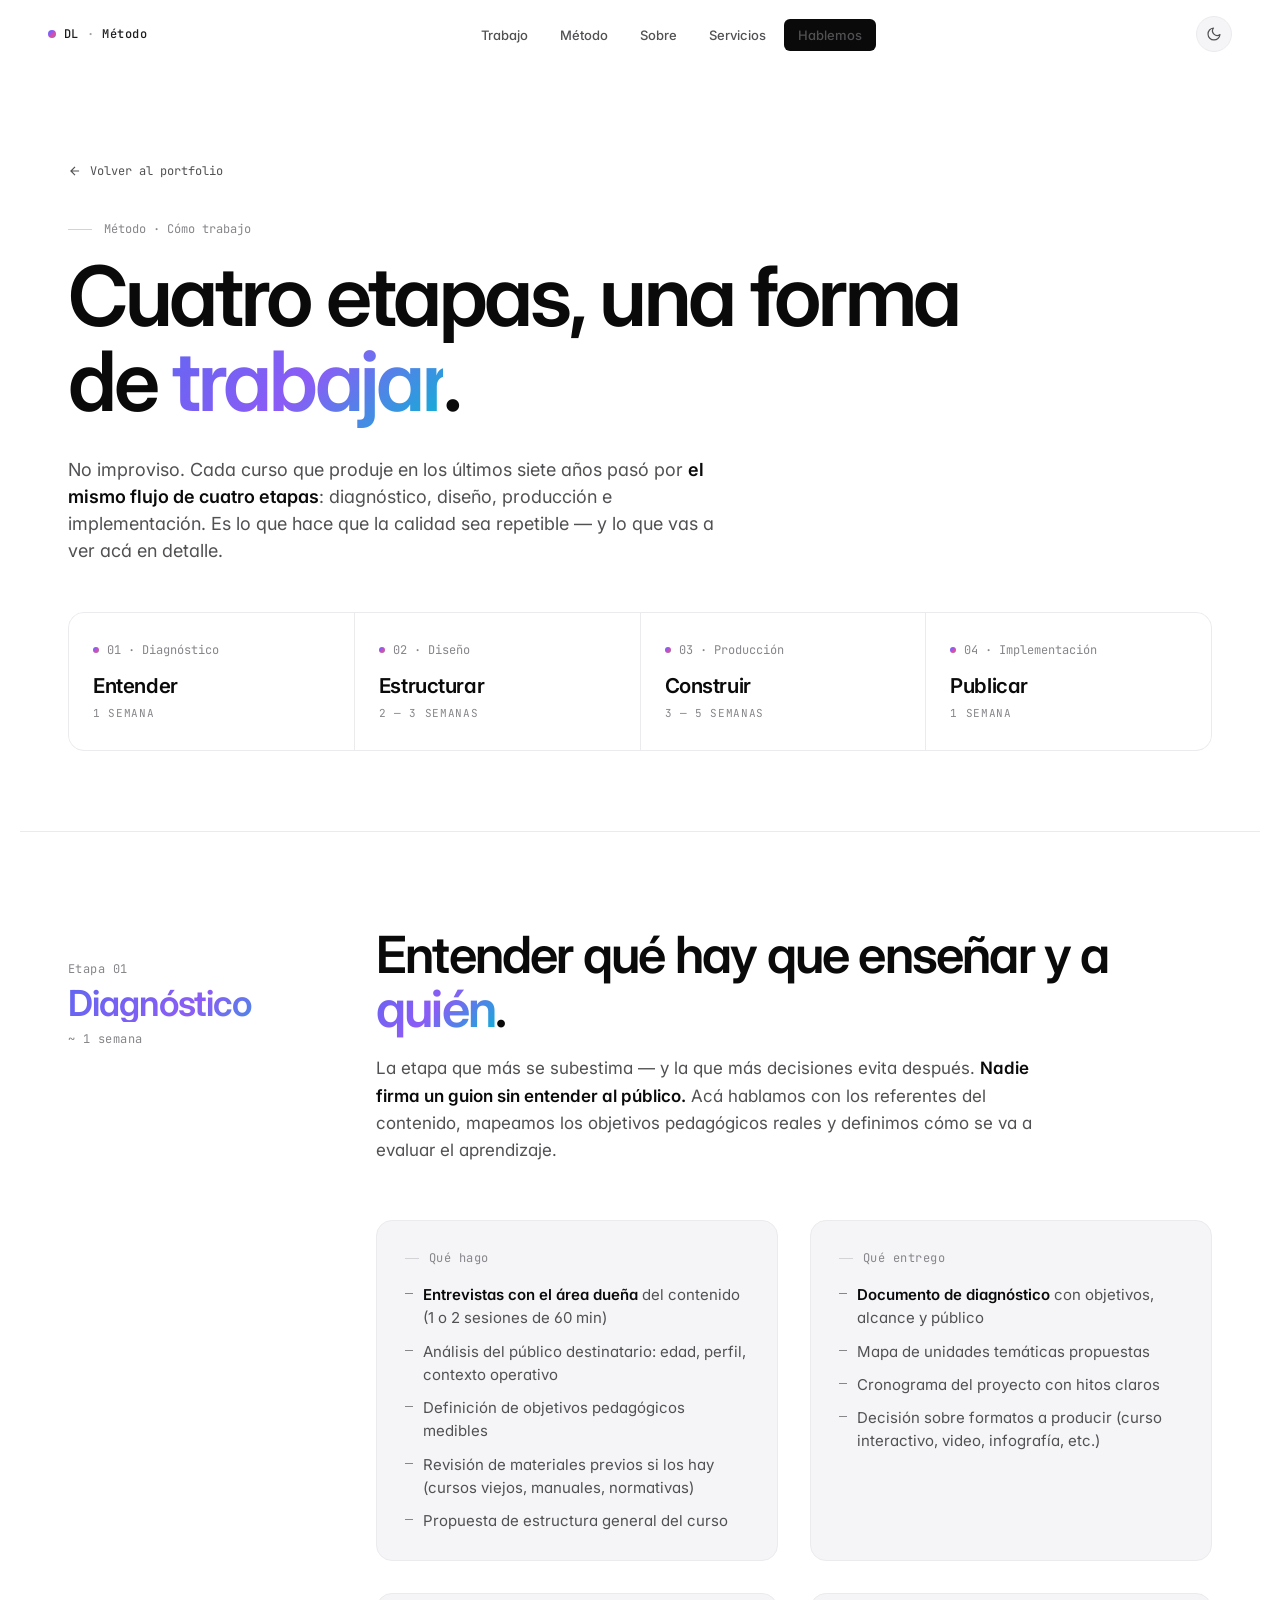
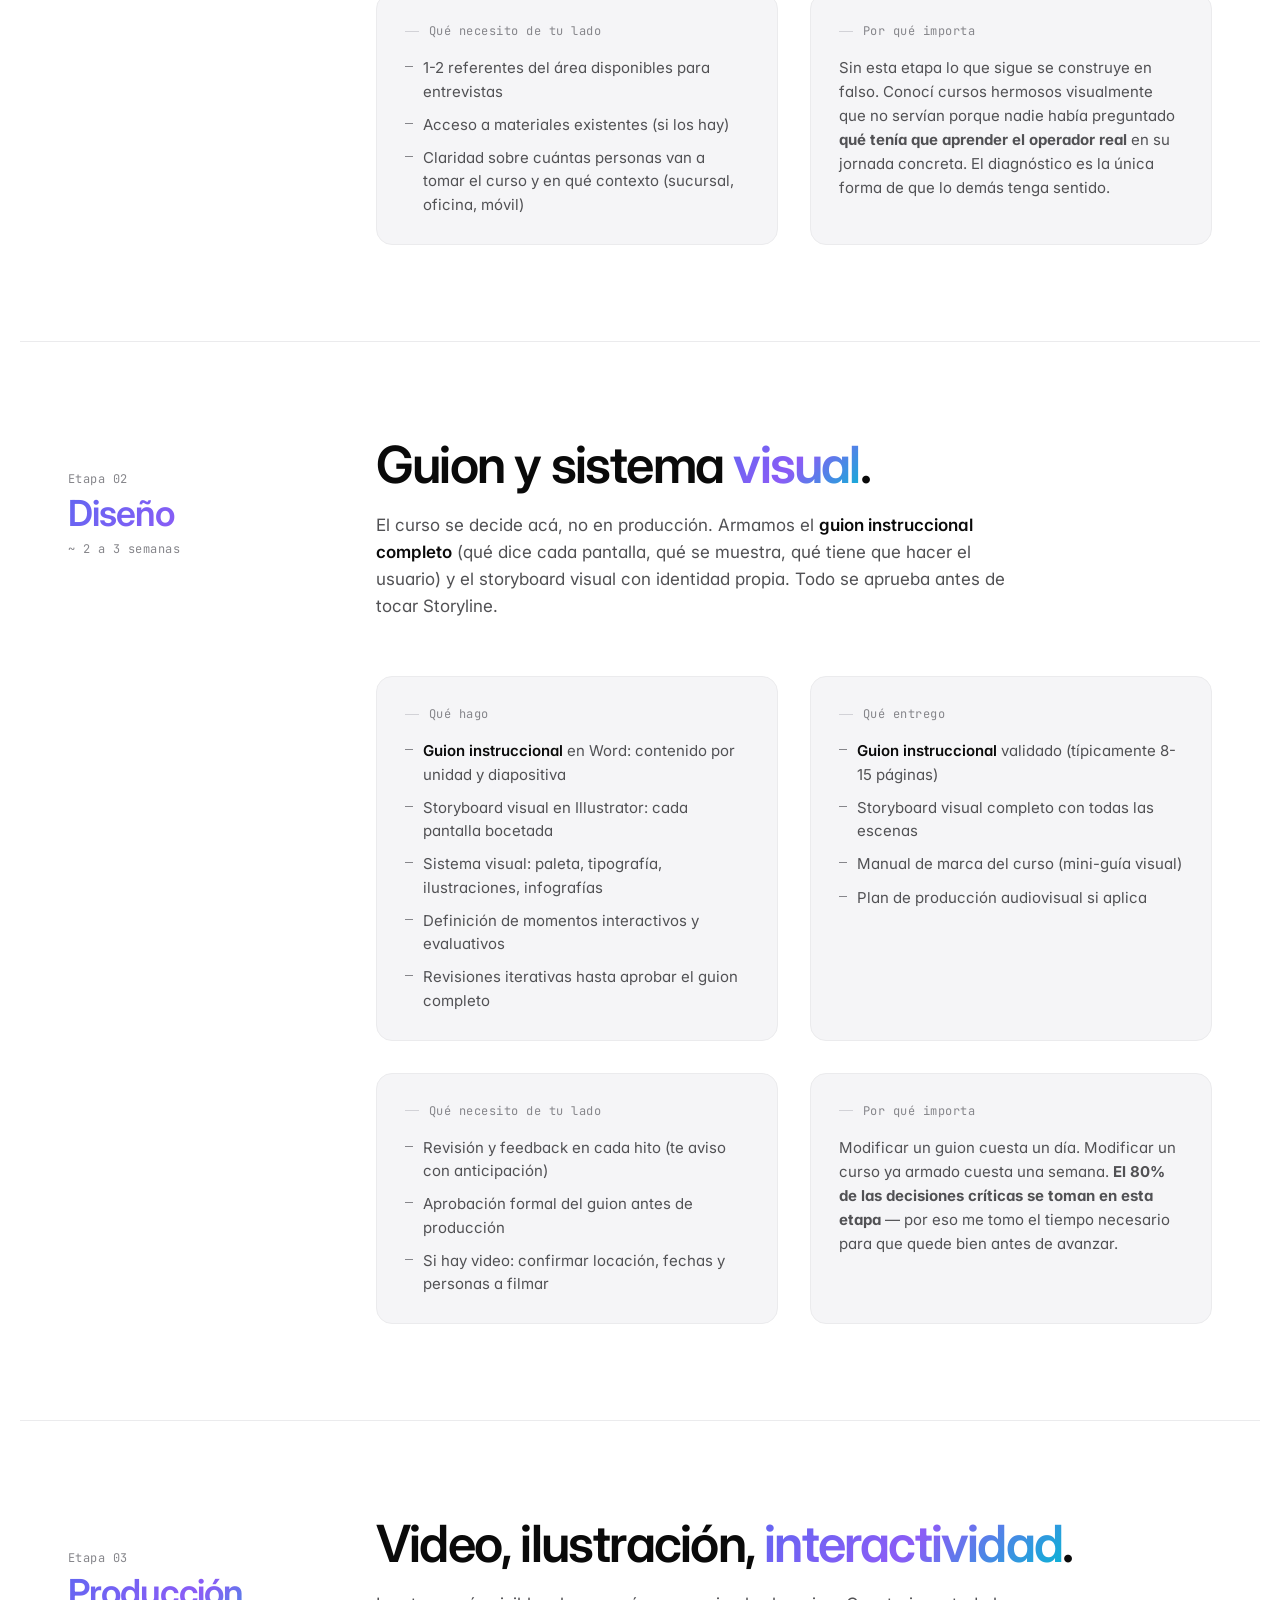
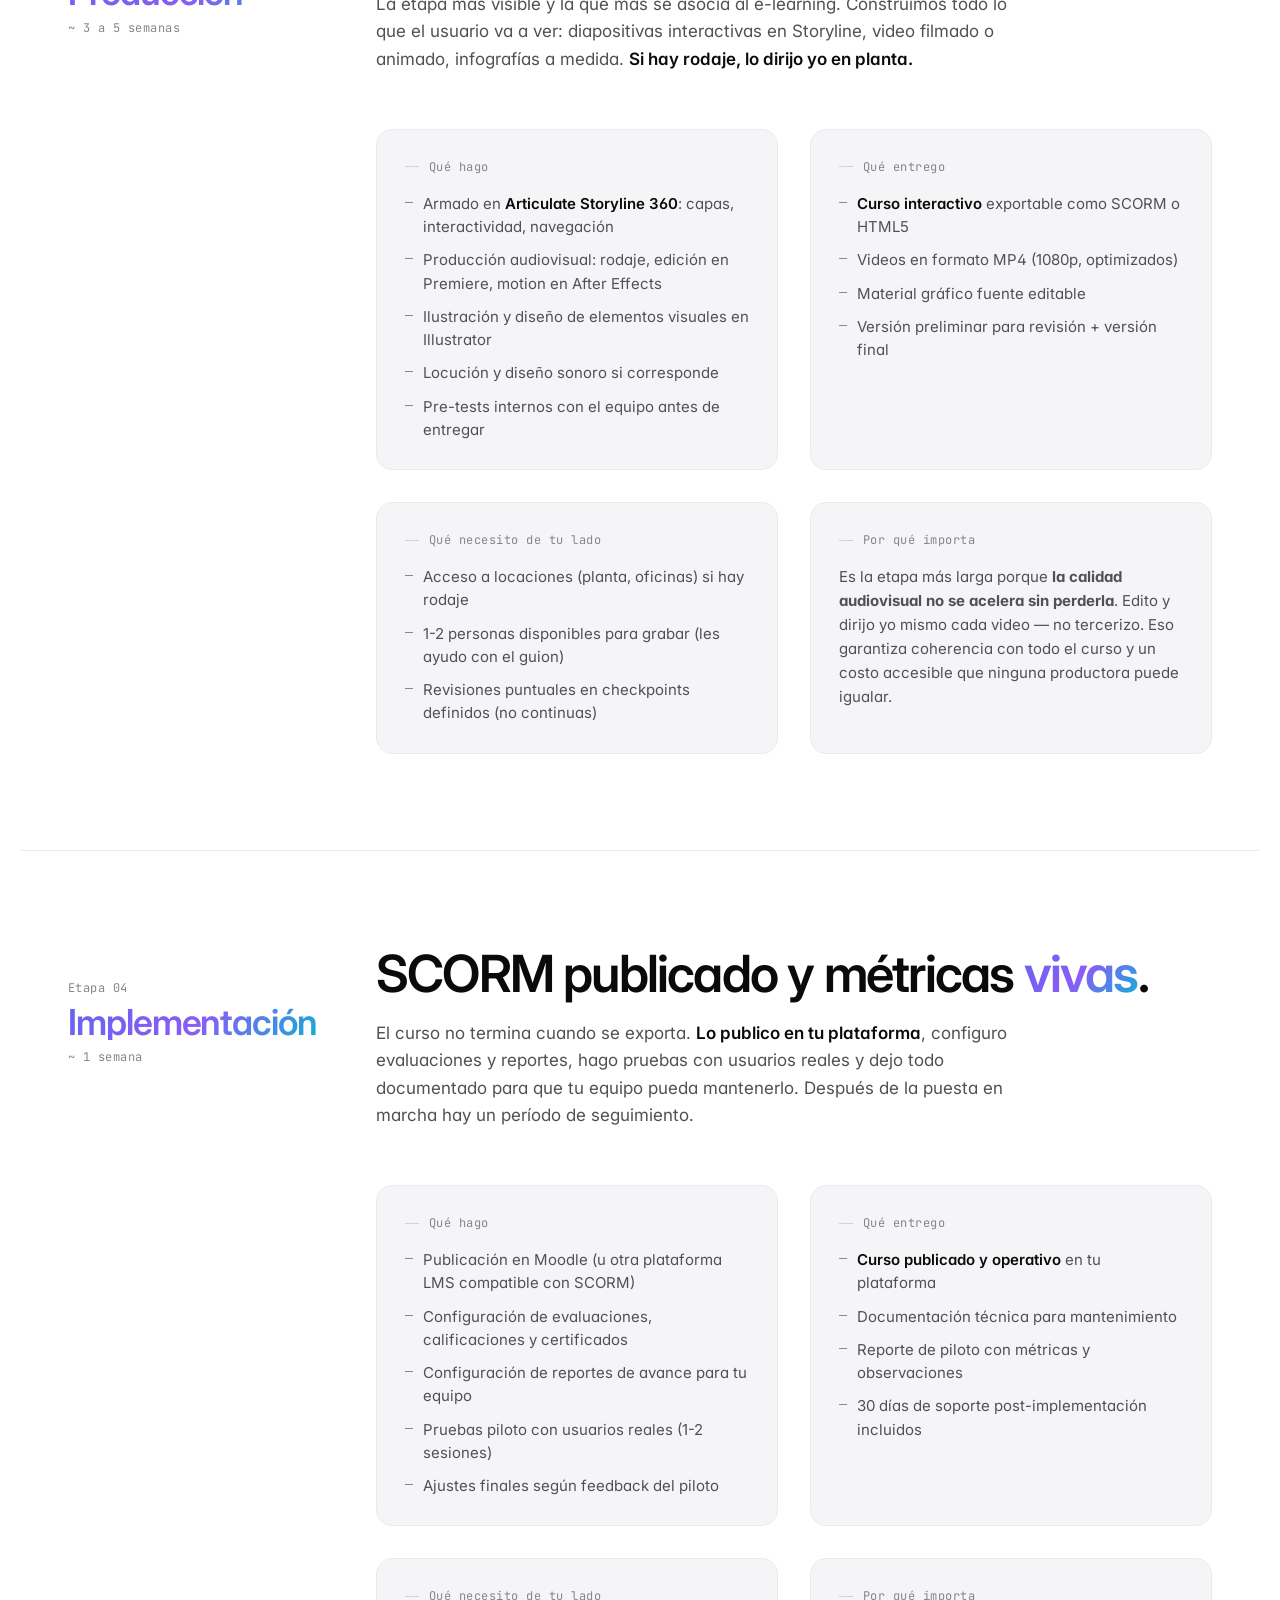
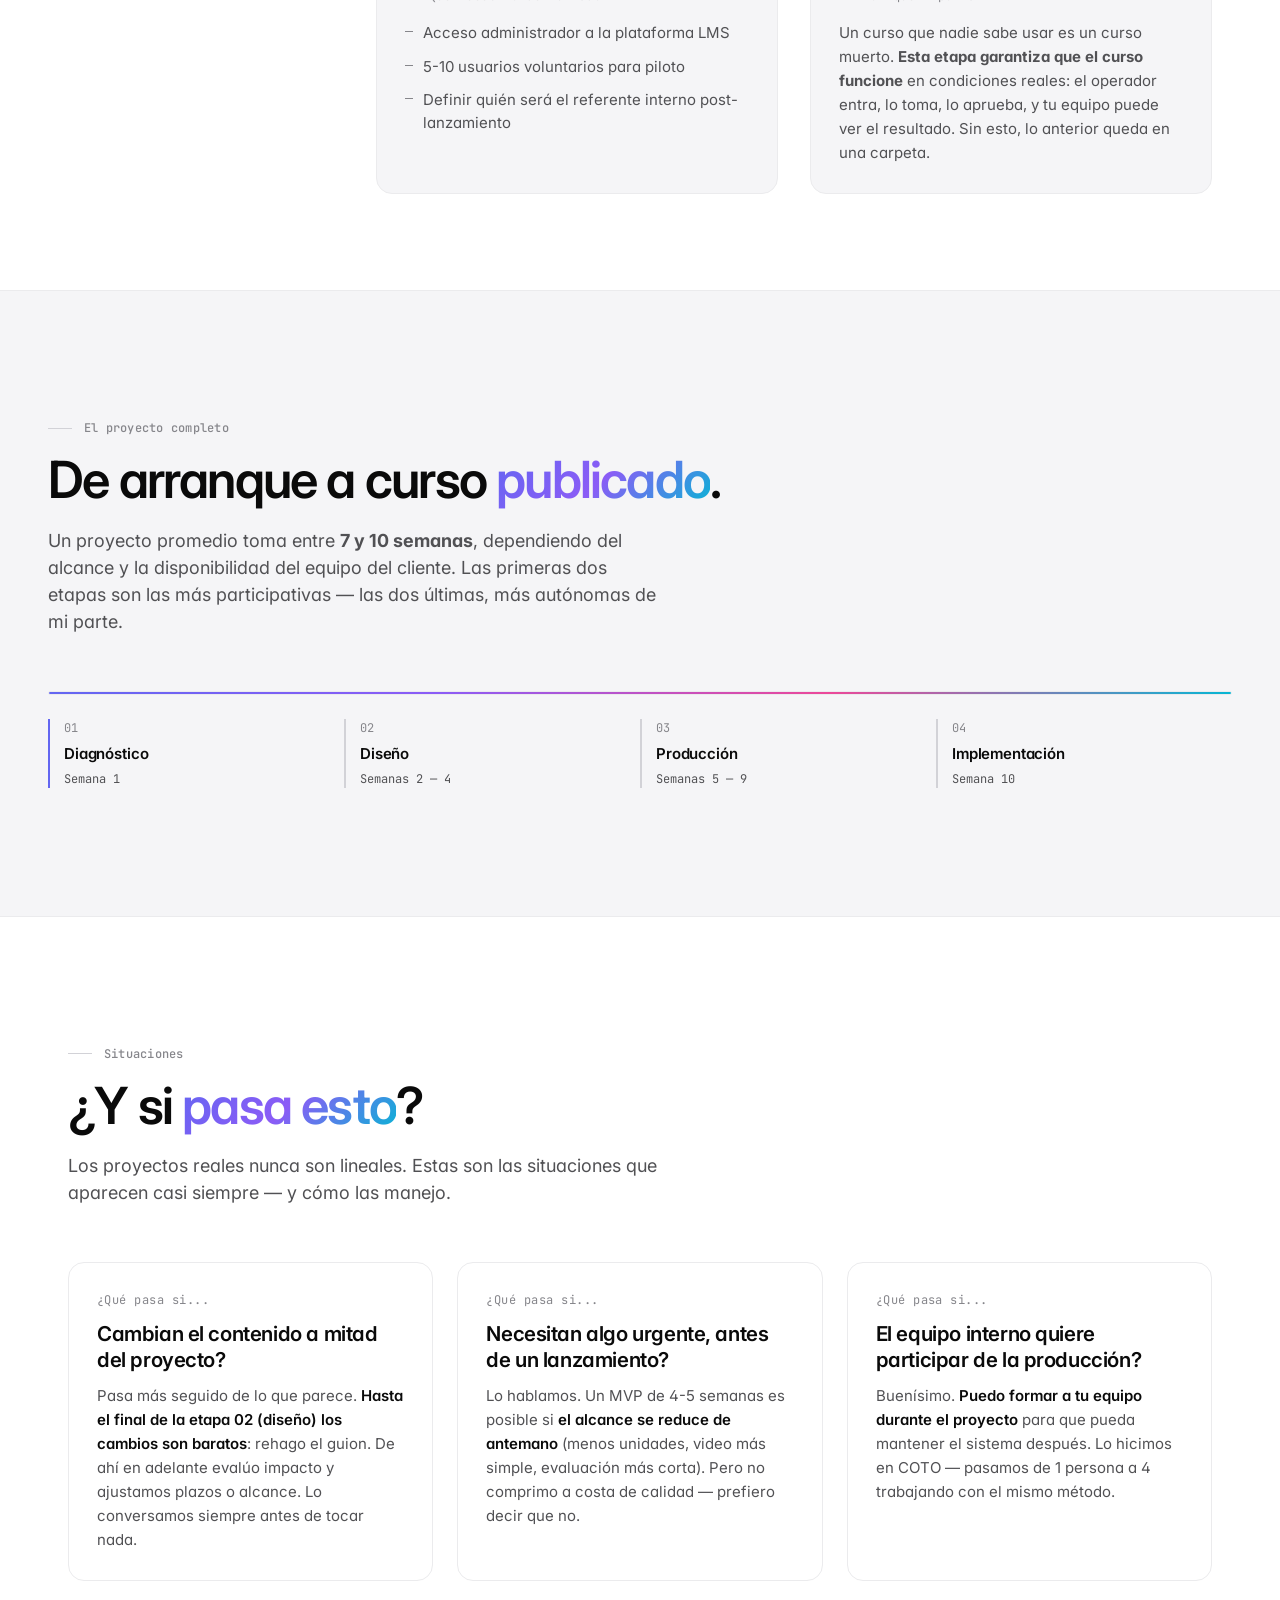
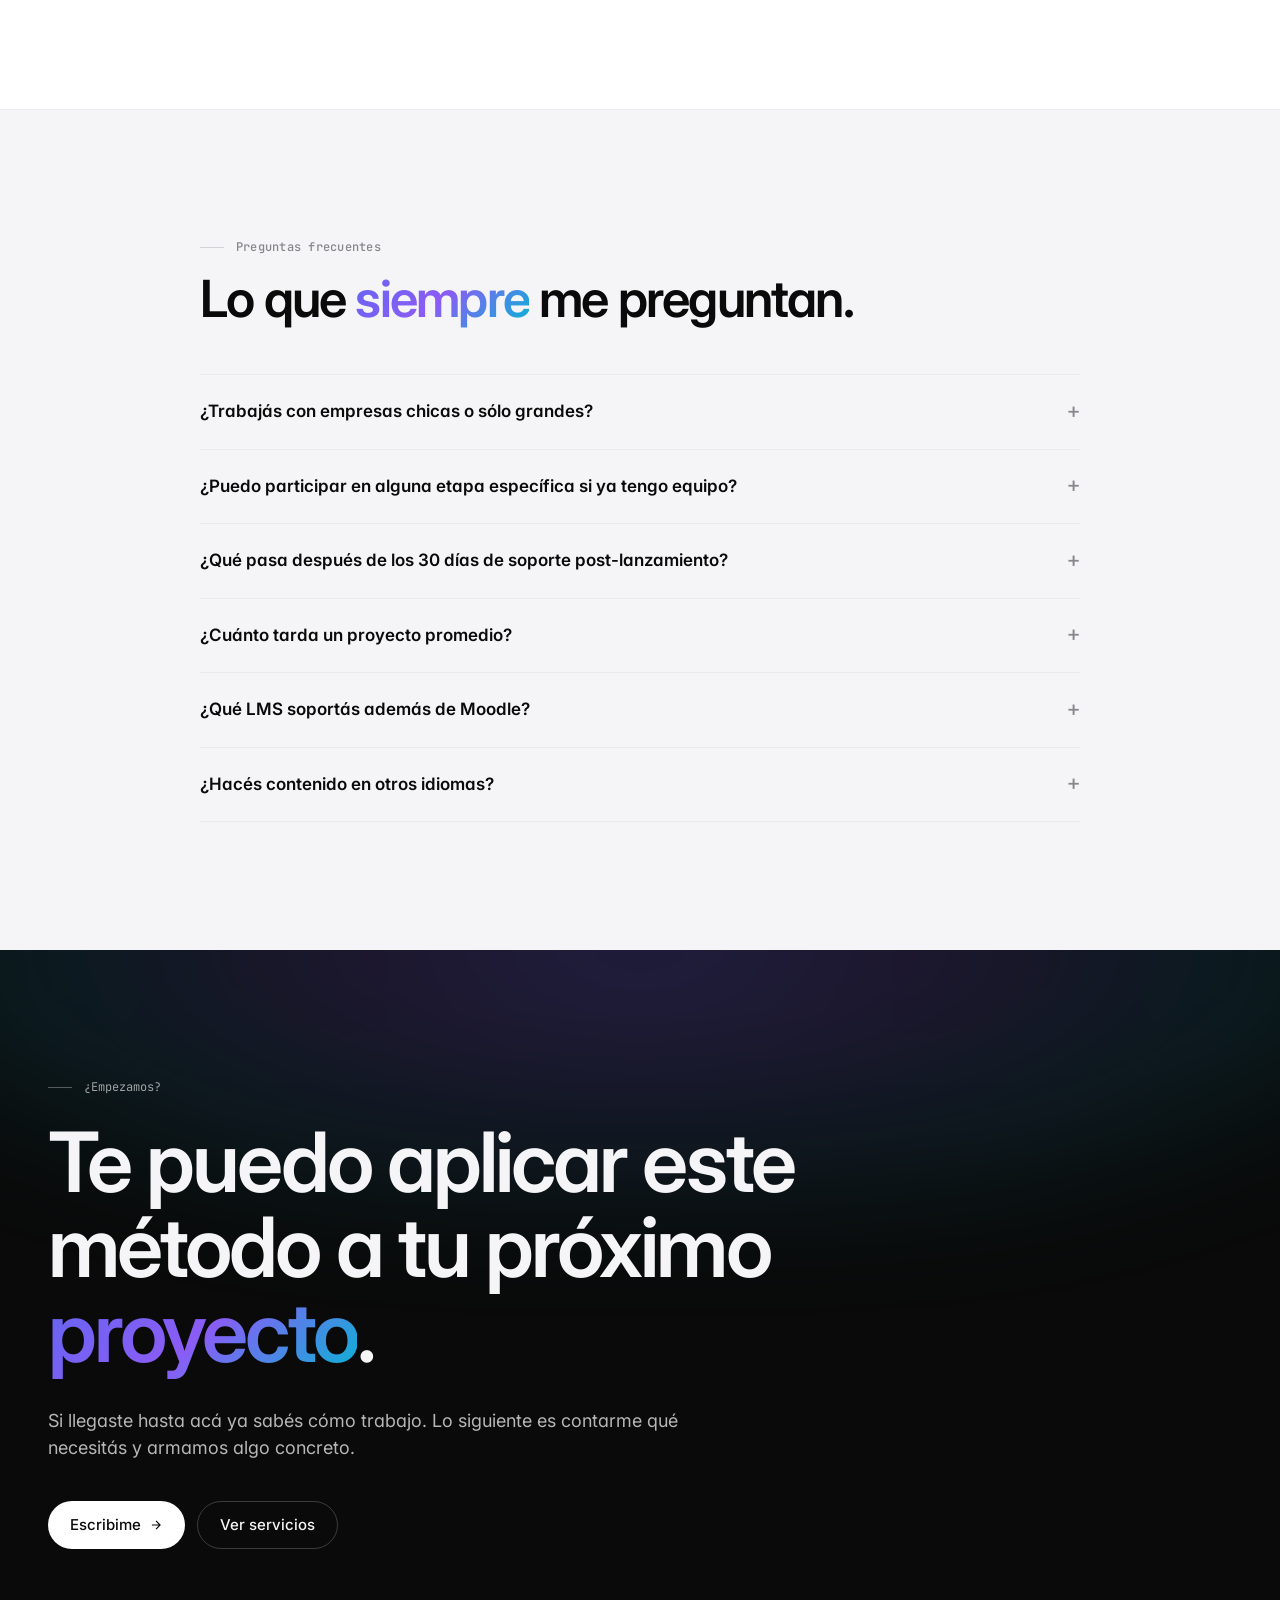
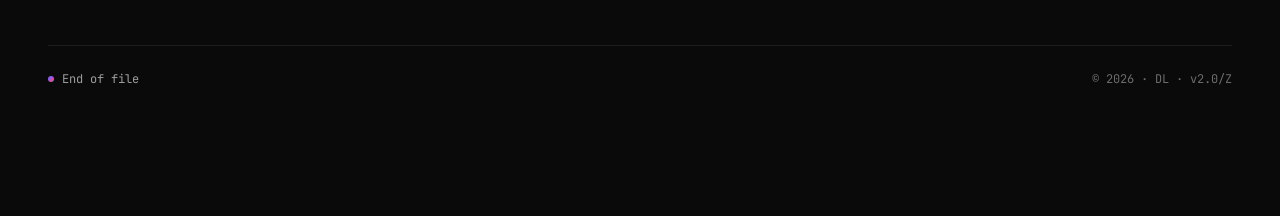
<file: metodo.html>
<!DOCTYPE html>
<html lang="es">
<head>
  <meta charset="UTF-8">
  <meta name="viewport" content="width=device-width, initial-scale=1.0">
<script>
(function(){
  try{
    var t = localStorage.getItem('dl-theme');
    if(!t){ t = matchMedia('(prefers-color-scheme: dark)').matches ? 'dark' : 'light'; }
    if(t==='dark'){ document.documentElement.setAttribute('data-theme','dark'); }
  }catch(e){}
})();
</script>
  <meta name="theme-color" content="#ffffff">
<title>Método — Cómo trabajo · Damián Lencina</title>
<meta name="description" content="Cuatro etapas, una forma de trabajar. El método que uso para diseñar e-learning corporativo: diagnóstico, diseño, producción e implementación. Tiempos, entregables y cómo es trabajar conmigo.">
<meta name="author" content="Damián Lencina">

<link rel="canonical" href="https://damianlencina.com/metodo.html">

<!-- Open Graph -->
<meta property="og:type" content="article">
<meta property="og:locale" content="es_AR">
<meta property="og:site_name" content="Damián Lencina · Portfolio">
<meta property="og:url" content="https://damianlencina.com/metodo.html">
<meta property="og:title" content="Método — Cómo trabajo · Damián Lencina">
<meta property="og:description" content="Cuatro etapas, una forma de trabajar. Cómo es trabajar conmigo: diagnóstico, diseño, producción e implementación.">
<meta property="og:image" content="https://damianlencina.com/img/og_image.jpg">
<meta property="og:image:width" content="1200">
<meta property="og:image:height" content="630">
<meta property="og:image:alt" content="Método — Damián Lencina">

<!-- Twitter Card -->
<meta name="twitter:card" content="summary_large_image">
<meta name="twitter:title" content="Método — Cómo trabajo · Damián Lencina">
<meta name="twitter:description" content="Cuatro etapas, una forma de trabajar. Cómo es trabajar conmigo.">
<meta name="twitter:image" content="https://damianlencina.com/img/og_image.jpg">

<!-- Favicons -->
<link rel="icon" type="image/svg+xml" href="favicon.svg">
<link rel="icon" type="image/png" sizes="32x32" href="favicon-32.png">
<link rel="apple-touch-icon" sizes="180x180" href="apple-touch-icon.png">

<script type="application/ld+json">
{
  "@context": "https://schema.org",
  "@type": "Service",
  "name": "Método de diseño instruccional",
  "description": "Proceso de cuatro etapas para diseñar y producir cursos e-learning corporativos: diagnóstico, diseño, producción e implementación.",
  "provider": {
    "@type": "Person",
    "name": "Damián Lencina",
    "url": "https://damianlencina.com/"
  },
  "areaServed": "Argentina"
}
</script>

<link rel="preconnect" href="https://fonts.googleapis.com">
<link rel="preconnect" href="https://fonts.gstatic.com" crossorigin>
<link href="https://fonts.googleapis.com/css2?family=Inter:wght@300;400;500;600;700&family=JetBrains+Mono:wght@400;500&display=swap" rel="stylesheet">
<link rel="preload" as="style" href="style.css">
<link rel="stylesheet" href="style.css">

<style>
  /* === Hero del método === */
  .metodo-hero {
    padding: 160px var(--side-pad) 80px;
    max-width: var(--content-width);
    margin: 0 auto;
    position: relative;
  }
  .metodo-hero h1 {
    font-family: 'Inter', sans-serif;
    font-weight: 600;
    font-size: var(--t-h1);
    line-height: 1.02;
    letter-spacing: -0.04em;
    color: var(--ink);
    margin-bottom: 32px;
    max-width: 18ch;
  }
  .metodo-hero h1 .grad {
    background: var(--aurora-grad-text);
    -webkit-background-clip: text;
    background-clip: text;
    color: transparent;
  }
  .metodo-hero p.lead {
    font-size: var(--t-lead);
    line-height: 1.5;
    color: var(--ink-mid);
    max-width: 60ch;
    margin-bottom: 48px;
  }
  .metodo-hero p.lead strong { color: var(--ink); font-weight: 600; }

  /* Overview de las 4 etapas */
  .metodo-overview {
    display: grid;
    grid-template-columns: repeat(4, 1fr);
    gap: 1px;
    background: var(--ink-line-soft);
    border-radius: var(--radius-l);
    overflow: hidden;
    border: 1px solid var(--ink-line-soft);
    margin-top: 48px;
  }
  .metodo-overview-item {
    background: var(--bg);
    padding: 28px 24px;
    transition: background 0.3s;
    cursor: default;
  }
  .metodo-overview-item:hover { background: var(--bg-tint); }
  .metodo-overview-num {
    font-family: var(--type-mono);
    font-size: var(--t-tag);
    color: var(--ink-dim);
    margin-bottom: 12px;
    display: flex;
    align-items: center;
    gap: 8px;
  }
  .metodo-overview-num::before {
    content: '';
    width: 6px; height: 6px;
    border-radius: 50%;
    background: var(--aurora-grad);
  }
  .metodo-overview-title {
    font-size: var(--t-h4);
    font-weight: 600;
    letter-spacing: -0.02em;
    color: var(--ink);
    margin-bottom: 4px;
  }
  .metodo-overview-time {
    font-family: var(--type-mono);
    font-size: var(--t-micro);
    color: var(--ink-dim);
    letter-spacing: 0.06em;
    text-transform: uppercase;
  }

  /* === Etapa detallada === */
  .etapa {
    max-width: var(--content-width);
    margin: 0 auto;
    padding: 96px var(--side-pad);
    border-top: 1px solid var(--ink-line-soft);
  }
  .etapa:first-of-type { border-top: 0; padding-top: 80px; }
  .etapa-head {
    display: grid;
    grid-template-columns: 260px 1fr;
    gap: 48px;
    margin-bottom: 56px;
    align-items: baseline;
  }
  .etapa-num-block {
    font-family: var(--type-mono);
    font-size: var(--t-tag);
    color: var(--ink-dim);
    letter-spacing: 0.04em;
  }
  .etapa-num-block .big {
    display: block;
    font-family: 'Inter', sans-serif;
    font-weight: 600;
    font-size: clamp(28px, 2.8vw, 40px);
    line-height: 1;
    letter-spacing: -0.03em;
    color: transparent;
    background: var(--aurora-grad-text);
    -webkit-background-clip: text;
    background-clip: text;
    margin: 8px 0;
  }
  .etapa h2 {
    font-family: 'Inter', sans-serif;
    font-weight: 600;
    font-size: var(--t-h2);
    line-height: 1.05;
    letter-spacing: -0.035em;
    color: var(--ink);
    margin-bottom: 20px;
  }
  .etapa h2 .grad {
    background: var(--aurora-grad-text);
    -webkit-background-clip: text;
    background-clip: text;
    color: transparent;
  }
  .etapa-intro {
    font-size: var(--t-body-l);
    line-height: 1.6;
    color: var(--ink-mid);
    max-width: 60ch;
  }
  .etapa-intro strong { color: var(--ink); font-weight: 600; }

  /* Grid de detalles dentro de la etapa */
  .etapa-detail {
    display: grid;
    grid-template-columns: 260px 1fr;
    gap: 48px;
  }
  .etapa-detail-content {
    display: grid;
    grid-template-columns: repeat(2, 1fr);
    gap: 32px;
  }
  @media (max-width: 1024px) {
    .etapa-head { grid-template-columns: 1fr; gap: 16px; }
    .etapa-detail { grid-template-columns: 1fr; gap: 32px; }
    .etapa-detail-content { grid-template-columns: 1fr; gap: 24px; }
  }

  .etapa-block {
    background: var(--bg-tint);
    border: 1px solid var(--ink-line-soft);
    border-radius: var(--radius-l);
    padding: 28px;
  }
  .etapa-block-label {
    font-family: var(--type-mono);
    font-size: var(--t-tag);
    color: var(--ink-dim);
    margin-bottom: 16px;
    letter-spacing: 0.04em;
    display: flex;
    align-items: center;
    gap: 10px;
  }
  .etapa-block-label::before {
    content: '';
    width: 14px; height: 1px;
    background: var(--ink-line);
  }
  .etapa-block ul {
    display: flex;
    flex-direction: column;
    gap: 10px;
  }
  .etapa-block li {
    font-size: var(--t-body);
    line-height: 1.55;
    color: var(--ink-mid);
    padding-left: 18px;
    position: relative;
  }
  .etapa-block li::before {
    content: '';
    position: absolute;
    left: 0; top: 10px;
    width: 8px; height: 1px;
    background: var(--ink-dim);
  }
  .etapa-block li strong { color: var(--ink); font-weight: 600; }
  .etapa-block p {
    font-size: var(--t-body);
    line-height: 1.6;
    color: var(--ink-mid);
  }
  .etapa-block p + p { margin-top: 12px; }

  /* === Timeline visual === */
  .timeline-section {
    background: var(--bg-tint);
    padding: var(--gap-3xl) var(--side-pad);
    border-top: 1px solid var(--ink-line-soft);
    border-bottom: 1px solid var(--ink-line-soft);
  }
  .timeline-wrap {
    max-width: var(--content-width);
    margin: 0 auto;
  }
  .timeline-track {
    margin-top: 56px;
    position: relative;
  }
  .timeline-bar {
    height: 4px;
    background: var(--bg);
    border-radius: 2px;
    position: relative;
    overflow: hidden;
    border: 1px solid var(--ink-line-soft);
  }
  .timeline-bar-fill {
    position: absolute;
    inset: 0;
    background: var(--aurora-grad);
    transform-origin: left;
  }
  .timeline-phases {
    display: grid;
    grid-template-columns: 25% 25% 25% 25%;
    margin-top: 24px;
    gap: 0;
  }
  .timeline-phase {
    padding: 0 12px 0 0;
    border-left: 2px solid var(--ink-line);
    padding-left: 14px;
  }
  .timeline-phase:first-child { border-left-color: var(--aurora-1); }
  .timeline-phase-num {
    font-family: var(--type-mono);
    font-size: var(--t-tag);
    color: var(--ink-dim);
    margin-bottom: 6px;
  }
  .timeline-phase-title {
    font-size: var(--t-body);
    font-weight: 600;
    color: var(--ink);
    margin-bottom: 4px;
    letter-spacing: -0.01em;
  }
  .timeline-phase-time {
    font-family: var(--type-mono);
    font-size: var(--t-tag);
    color: var(--ink-mid);
  }
  @media (max-width: 720px) {
    .timeline-phases { grid-template-columns: 1fr; gap: 16px; }
    .timeline-phase { border-left: 2px solid var(--ink-line); padding-left: 16px; }
    .timeline-bar { display: none; }
  }

  /* === Qué pasa si... === */
  .escenarios {
    max-width: var(--content-width);
    margin: 0 auto;
    padding: var(--gap-3xl) var(--side-pad);
  }
  .escenarios-grid {
    display: grid;
    grid-template-columns: repeat(3, 1fr);
    gap: 24px;
    margin-top: 56px;
  }
  .escenario {
    background: var(--bg);
    border: 1px solid var(--ink-line-soft);
    border-radius: var(--radius-l);
    padding: 28px;
    transition: border-color 0.3s, transform 0.3s var(--ease-out);
  }
  .escenario:hover {
    border-color: var(--ink-line);
    transform: translateY(-4px);
  }
  .escenario-q {
    font-family: var(--type-mono);
    font-size: var(--t-tag);
    color: var(--ink-dim);
    margin-bottom: 12px;
    letter-spacing: 0.04em;
  }
  .escenario-title {
    font-size: var(--t-h4);
    font-weight: 600;
    color: var(--ink);
    margin-bottom: 12px;
    letter-spacing: -0.02em;
    line-height: 1.25;
  }
  .escenario-answer {
    font-size: var(--t-body);
    line-height: 1.6;
    color: var(--ink-mid);
  }
  .escenario-answer strong { color: var(--ink); font-weight: 600; }
  @media (max-width: 1024px) {
    .escenarios-grid { grid-template-columns: 1fr; }
  }

  /* === FAQ === */
  .faq-section {
    background: var(--bg-tint);
    padding: var(--gap-3xl) var(--side-pad);
    border-top: 1px solid var(--ink-line-soft);
  }
  .faq-wrap {
    max-width: var(--content-narrow);
    margin: 0 auto;
  }
  .faq-items {
    display: flex;
    flex-direction: column;
    gap: 0;
    margin-top: 48px;
    border-top: 1px solid var(--ink-line-soft);
  }
  .faq-item {
    border-bottom: 1px solid var(--ink-line-soft);
  }
  .faq-question {
    padding: 24px 0;
    cursor: pointer;
    display: flex;
    justify-content: space-between;
    align-items: center;
    gap: 24px;
    font-size: var(--t-body-l);
    font-weight: 600;
    color: var(--ink);
    list-style: none;
    user-select: none;
    transition: color 0.2s;
  }
  .faq-question::-webkit-details-marker { display: none; }
  .faq-question:hover { color: var(--ink-soft); }
  .faq-toggle {
    font-family: var(--type-mono);
    font-size: 22px;
    font-weight: 400;
    color: var(--ink-dim);
    transition: transform 0.3s var(--ease-out), color 0.2s;
    flex-shrink: 0;
    line-height: 1;
  }
  details[open] .faq-toggle {
    transform: rotate(45deg);
    color: var(--ink);
  }
  .faq-answer {
    padding: 0 0 24px 0;
    font-size: var(--t-body);
    line-height: 1.65;
    color: var(--ink-mid);
    max-width: 64ch;
  }
  .faq-answer p { margin-bottom: 12px; }
  .faq-answer p:last-child { margin-bottom: 0; }
  .faq-answer strong { color: var(--ink); font-weight: 600; }
</style>
</head>
<body class="case-page">
<a href="#main" class="skip-link">Saltar al contenido principal</a>


<!-- NAV -->
<nav id="nav">
  <a href="index.html" class="nav-mark">DL <span>·</span> Método</a>
  <ul class="nav-links" id="navLinks">
    <li><a href="index.html#trabajo">Trabajo</a></li>
    <li><a href="metodo.html">Método</a></li>
    <li><a href="sobre.html">Sobre</a></li>
    <li><a href="servicios.html">Servicios</a></li>
    <li><a href="index.html#contacto" class="nav-cta">Hablemos</a></li>
  </ul>
  <div class="nav-end">
    <button class="theme-toggle" id="themeToggle" aria-label="Cambiar tema claro/oscuro" type="button">
      <svg class="icon-moon" viewBox="0 0 24 24" fill="none" stroke="currentColor" stroke-width="1.8" stroke-linecap="round" stroke-linejoin="round"><path d="M21 12.79A9 9 0 1 1 11.21 3 7 7 0 0 0 21 12.79z"/></svg>
      <svg class="icon-sun" viewBox="0 0 24 24" fill="none" stroke="currentColor" stroke-width="1.8" stroke-linecap="round" stroke-linejoin="round"><circle cx="12" cy="12" r="4"/><path d="M12 2v2M12 20v2M4.93 4.93l1.41 1.41M17.66 17.66l1.41 1.41M2 12h2M20 12h2M4.93 19.07l1.41-1.41M17.66 6.34l1.41-1.41"/></svg>
    </button>
    <button class="nav-hamburger" id="navHamburger" aria-label="Abrir menú" aria-expanded="false">
      <span></span><span></span><span></span>
    </button>
  </div>
</nav>

<div class="scroll-progress" id="scrollProgress"></div>

<!-- HERO -->
<section id="main" class="metodo-hero">
  <a href="index.html" class="case-back">
    <svg width="14" height="14" viewBox="0 0 24 24" fill="none" stroke="currentColor" stroke-width="2"><path d="M19 12H5M12 19l-7-7 7-7"/></svg>
    Volver al portfolio
  </a>

  <div class="case-tag">Método · Cómo trabajo</div>

  <h1>Cuatro etapas, una forma de <span class="grad">trabajar</span>.</h1>

  <p class="lead">
    No improviso. Cada curso que produje en los últimos siete años pasó por <strong>el mismo flujo de cuatro etapas</strong>: diagnóstico, diseño, producción e implementación. Es lo que hace que la calidad sea repetible — y lo que vas a ver acá en detalle.
  </p>

  <div class="metodo-overview">
    <div class="metodo-overview-item">
      <div class="metodo-overview-num">01 · Diagnóstico</div>
      <div class="metodo-overview-title">Entender</div>
      <div class="metodo-overview-time">1 semana</div>
    </div>
    <div class="metodo-overview-item">
      <div class="metodo-overview-num">02 · Diseño</div>
      <div class="metodo-overview-title">Estructurar</div>
      <div class="metodo-overview-time">2 — 3 semanas</div>
    </div>
    <div class="metodo-overview-item">
      <div class="metodo-overview-num">03 · Producción</div>
      <div class="metodo-overview-title">Construir</div>
      <div class="metodo-overview-time">3 — 5 semanas</div>
    </div>
    <div class="metodo-overview-item">
      <div class="metodo-overview-num">04 · Implementación</div>
      <div class="metodo-overview-title">Publicar</div>
      <div class="metodo-overview-time">1 semana</div>
    </div>
  </div>
</section>

<!-- ETAPA 01 -->
<section class="etapa">
  <div class="etapa-head">
    <div class="etapa-num-block">
      Etapa 01
      <span class="big">Diagnóstico</span>
      ~ 1 semana
    </div>
    <div>
      <h2>Entender qué hay que enseñar y a <span class="grad">quién</span>.</h2>
      <p class="etapa-intro">
        La etapa que más se subestima — y la que más decisiones evita después. <strong>Nadie firma un guion sin entender al público.</strong> Acá hablamos con los referentes del contenido, mapeamos los objetivos pedagógicos reales y definimos cómo se va a evaluar el aprendizaje.
      </p>
    </div>
  </div>

  <div class="etapa-detail">
    <div></div>
    <div class="etapa-detail-content">
      <div class="etapa-block">
        <div class="etapa-block-label">Qué hago</div>
        <ul>
          <li><strong>Entrevistas con el área dueña</strong> del contenido (1 o 2 sesiones de 60 min)</li>
          <li>Análisis del público destinatario: edad, perfil, contexto operativo</li>
          <li>Definición de objetivos pedagógicos medibles</li>
          <li>Revisión de materiales previos si los hay (cursos viejos, manuales, normativas)</li>
          <li>Propuesta de estructura general del curso</li>
        </ul>
      </div>
      <div class="etapa-block">
        <div class="etapa-block-label">Qué entrego</div>
        <ul>
          <li><strong>Documento de diagnóstico</strong> con objetivos, alcance y público</li>
          <li>Mapa de unidades temáticas propuestas</li>
          <li>Cronograma del proyecto con hitos claros</li>
          <li>Decisión sobre formatos a producir (curso interactivo, video, infografía, etc.)</li>
        </ul>
      </div>
      <div class="etapa-block">
        <div class="etapa-block-label">Qué necesito de tu lado</div>
        <ul>
          <li>1-2 referentes del área disponibles para entrevistas</li>
          <li>Acceso a materiales existentes (si los hay)</li>
          <li>Claridad sobre cuántas personas van a tomar el curso y en qué contexto (sucursal, oficina, móvil)</li>
        </ul>
      </div>
      <div class="etapa-block">
        <div class="etapa-block-label">Por qué importa</div>
        <p>Sin esta etapa lo que sigue se construye en falso. Conocí cursos hermosos visualmente que no servían porque nadie había preguntado <strong>qué tenía que aprender el operador real</strong> en su jornada concreta. El diagnóstico es la única forma de que lo demás tenga sentido.</p>
      </div>
    </div>
  </div>
</section>

<!-- ETAPA 02 -->
<section class="etapa">
  <div class="etapa-head">
    <div class="etapa-num-block">
      Etapa 02
      <span class="big">Diseño</span>
      ~ 2 a 3 semanas
    </div>
    <div>
      <h2>Guion y sistema <span class="grad">visual</span>.</h2>
      <p class="etapa-intro">
        El curso se decide acá, no en producción. Armamos el <strong>guion instruccional completo</strong> (qué dice cada pantalla, qué se muestra, qué tiene que hacer el usuario) y el storyboard visual con identidad propia. Todo se aprueba antes de tocar Storyline.
      </p>
    </div>
  </div>

  <div class="etapa-detail">
    <div></div>
    <div class="etapa-detail-content">
      <div class="etapa-block">
        <div class="etapa-block-label">Qué hago</div>
        <ul>
          <li><strong>Guion instruccional</strong> en Word: contenido por unidad y diapositiva</li>
          <li>Storyboard visual en Illustrator: cada pantalla bocetada</li>
          <li>Sistema visual: paleta, tipografía, ilustraciones, infografías</li>
          <li>Definición de momentos interactivos y evaluativos</li>
          <li>Revisiones iterativas hasta aprobar el guion completo</li>
        </ul>
      </div>
      <div class="etapa-block">
        <div class="etapa-block-label">Qué entrego</div>
        <ul>
          <li><strong>Guion instruccional</strong> validado (típicamente 8-15 páginas)</li>
          <li>Storyboard visual completo con todas las escenas</li>
          <li>Manual de marca del curso (mini-guía visual)</li>
          <li>Plan de producción audiovisual si aplica</li>
        </ul>
      </div>
      <div class="etapa-block">
        <div class="etapa-block-label">Qué necesito de tu lado</div>
        <ul>
          <li>Revisión y feedback en cada hito (te aviso con anticipación)</li>
          <li>Aprobación formal del guion antes de producción</li>
          <li>Si hay video: confirmar locación, fechas y personas a filmar</li>
        </ul>
      </div>
      <div class="etapa-block">
        <div class="etapa-block-label">Por qué importa</div>
        <p>Modificar un guion cuesta un día. Modificar un curso ya armado cuesta una semana. <strong>El 80% de las decisiones críticas se toman en esta etapa</strong> — por eso me tomo el tiempo necesario para que quede bien antes de avanzar.</p>
      </div>
    </div>
  </div>
</section>

<!-- ETAPA 03 -->
<section class="etapa">
  <div class="etapa-head">
    <div class="etapa-num-block">
      Etapa 03
      <span class="big">Producción</span>
      ~ 3 a 5 semanas
    </div>
    <div>
      <h2>Video, ilustración, <span class="grad">interactividad</span>.</h2>
      <p class="etapa-intro">
        La etapa más visible y la que más se asocia al e-learning. Construimos todo lo que el usuario va a ver: diapositivas interactivas en Storyline, video filmado o animado, infografías a medida. <strong>Si hay rodaje, lo dirijo yo en planta.</strong>
      </p>
    </div>
  </div>

  <div class="etapa-detail">
    <div></div>
    <div class="etapa-detail-content">
      <div class="etapa-block">
        <div class="etapa-block-label">Qué hago</div>
        <ul>
          <li>Armado en <strong>Articulate Storyline 360</strong>: capas, interactividad, navegación</li>
          <li>Producción audiovisual: rodaje, edición en Premiere, motion en After Effects</li>
          <li>Ilustración y diseño de elementos visuales en Illustrator</li>
          <li>Locución y diseño sonoro si corresponde</li>
          <li>Pre-tests internos con el equipo antes de entregar</li>
        </ul>
      </div>
      <div class="etapa-block">
        <div class="etapa-block-label">Qué entrego</div>
        <ul>
          <li><strong>Curso interactivo</strong> exportable como SCORM o HTML5</li>
          <li>Videos en formato MP4 (1080p, optimizados)</li>
          <li>Material gráfico fuente editable</li>
          <li>Versión preliminar para revisión + versión final</li>
        </ul>
      </div>
      <div class="etapa-block">
        <div class="etapa-block-label">Qué necesito de tu lado</div>
        <ul>
          <li>Acceso a locaciones (planta, oficinas) si hay rodaje</li>
          <li>1-2 personas disponibles para grabar (les ayudo con el guion)</li>
          <li>Revisiones puntuales en checkpoints definidos (no continuas)</li>
        </ul>
      </div>
      <div class="etapa-block">
        <div class="etapa-block-label">Por qué importa</div>
        <p>Es la etapa más larga porque <strong>la calidad audiovisual no se acelera sin perderla</strong>. Edito y dirijo yo mismo cada video — no tercerizo. Eso garantiza coherencia con todo el curso y un costo accesible que ninguna productora puede igualar.</p>
      </div>
    </div>
  </div>
</section>

<!-- ETAPA 04 -->
<section class="etapa">
  <div class="etapa-head">
    <div class="etapa-num-block">
      Etapa 04
      <span class="big">Implementación</span>
      ~ 1 semana
    </div>
    <div>
      <h2>SCORM publicado y métricas <span class="grad">vivas</span>.</h2>
      <p class="etapa-intro">
        El curso no termina cuando se exporta. <strong>Lo publico en tu plataforma</strong>, configuro evaluaciones y reportes, hago pruebas con usuarios reales y dejo todo documentado para que tu equipo pueda mantenerlo. Después de la puesta en marcha hay un período de seguimiento.
      </p>
    </div>
  </div>

  <div class="etapa-detail">
    <div></div>
    <div class="etapa-detail-content">
      <div class="etapa-block">
        <div class="etapa-block-label">Qué hago</div>
        <ul>
          <li>Publicación en Moodle (u otra plataforma LMS compatible con SCORM)</li>
          <li>Configuración de evaluaciones, calificaciones y certificados</li>
          <li>Configuración de reportes de avance para tu equipo</li>
          <li>Pruebas piloto con usuarios reales (1-2 sesiones)</li>
          <li>Ajustes finales según feedback del piloto</li>
        </ul>
      </div>
      <div class="etapa-block">
        <div class="etapa-block-label">Qué entrego</div>
        <ul>
          <li><strong>Curso publicado y operativo</strong> en tu plataforma</li>
          <li>Documentación técnica para mantenimiento</li>
          <li>Reporte de piloto con métricas y observaciones</li>
          <li>30 días de soporte post-implementación incluidos</li>
        </ul>
      </div>
      <div class="etapa-block">
        <div class="etapa-block-label">Qué necesito de tu lado</div>
        <ul>
          <li>Acceso administrador a la plataforma LMS</li>
          <li>5-10 usuarios voluntarios para piloto</li>
          <li>Definir quién será el referente interno post-lanzamiento</li>
        </ul>
      </div>
      <div class="etapa-block">
        <div class="etapa-block-label">Por qué importa</div>
        <p>Un curso que nadie sabe usar es un curso muerto. <strong>Esta etapa garantiza que el curso funcione</strong> en condiciones reales: el operador entra, lo toma, lo aprueba, y tu equipo puede ver el resultado. Sin esto, lo anterior queda en una carpeta.</p>
      </div>
    </div>
  </div>
</section>

<!-- TIMELINE VISUAL -->
<section class="timeline-section">
  <div class="timeline-wrap">
    <div class="section-tag" style="margin-bottom: 16px;">El proyecto completo</div>
    <h2 class="section-h">De arranque a curso <span class="grad">publicado</span>.</h2>
    <p class="section-lead">Un proyecto promedio toma entre <strong>7 y 10 semanas</strong>, dependiendo del alcance y la disponibilidad del equipo del cliente. Las primeras dos etapas son las más participativas — las dos últimas, más autónomas de mi parte.</p>

    <div class="timeline-track">
      <div class="timeline-bar">
        <div class="timeline-bar-fill"></div>
      </div>
      <div class="timeline-phases">
        <div class="timeline-phase">
          <div class="timeline-phase-num">01</div>
          <div class="timeline-phase-title">Diagnóstico</div>
          <div class="timeline-phase-time">Semana 1</div>
        </div>
        <div class="timeline-phase">
          <div class="timeline-phase-num">02</div>
          <div class="timeline-phase-title">Diseño</div>
          <div class="timeline-phase-time">Semanas 2 — 4</div>
        </div>
        <div class="timeline-phase">
          <div class="timeline-phase-num">03</div>
          <div class="timeline-phase-title">Producción</div>
          <div class="timeline-phase-time">Semanas 5 — 9</div>
        </div>
        <div class="timeline-phase">
          <div class="timeline-phase-num">04</div>
          <div class="timeline-phase-title">Implementación</div>
          <div class="timeline-phase-time">Semana 10</div>
        </div>
      </div>
    </div>
  </div>
</section>

<!-- QUÉ PASA SI -->
<section class="escenarios">
  <div class="section-tag" style="margin-bottom: 16px;">Situaciones</div>
  <h2 class="section-h">¿Y si <span class="grad">pasa esto</span>?</h2>
  <p class="section-lead">Los proyectos reales nunca son lineales. Estas son las situaciones que aparecen casi siempre — y cómo las manejo.</p>

  <div class="escenarios-grid">
    <div class="escenario">
      <div class="escenario-q">¿Qué pasa si...</div>
      <div class="escenario-title">Cambian el contenido a mitad del proyecto?</div>
      <p class="escenario-answer">
        Pasa más seguido de lo que parece. <strong>Hasta el final de la etapa 02 (diseño) los cambios son baratos</strong>: rehago el guion. De ahí en adelante evalúo impacto y ajustamos plazos o alcance. Lo conversamos siempre antes de tocar nada.
      </p>
    </div>
    <div class="escenario">
      <div class="escenario-q">¿Qué pasa si...</div>
      <div class="escenario-title">Necesitan algo urgente, antes de un lanzamiento?</div>
      <p class="escenario-answer">
        Lo hablamos. Un MVP de 4-5 semanas es posible si <strong>el alcance se reduce de antemano</strong> (menos unidades, video más simple, evaluación más corta). Pero no comprimo a costa de calidad — prefiero decir que no.
      </p>
    </div>
    <div class="escenario">
      <div class="escenario-q">¿Qué pasa si...</div>
      <div class="escenario-title">El equipo interno quiere participar de la producción?</div>
      <p class="escenario-answer">
        Buenísimo. <strong>Puedo formar a tu equipo durante el proyecto</strong> para que pueda mantener el sistema después. Lo hicimos en COTO — pasamos de 1 persona a 4 trabajando con el mismo método.
      </p>
    </div>
  </div>
</section>

<!-- FAQ -->
<section class="faq-section">
  <div class="faq-wrap">
    <div class="section-tag" style="margin-bottom: 16px;">Preguntas frecuentes</div>
    <h2 class="section-h">Lo que <span class="grad">siempre</span> me preguntan.</h2>

    <div class="faq-items">
      <details class="faq-item">
        <summary class="faq-question">
          ¿Trabajás con empresas chicas o sólo grandes?
          <span class="faq-toggle">+</span>
        </summary>
        <div class="faq-answer">
          <p>Las dos. Lo que hago se adapta al alcance: una pyme puede necesitar un solo curso bien hecho, una corporación puede necesitar un sistema completo con docenas. <strong>Lo importante no es el tamaño sino que haya un compromiso real con la formación</strong>, no sólo querer "tener algo en el LMS".</p>
        </div>
      </details>

      <details class="faq-item">
        <summary class="faq-question">
          ¿Puedo participar en alguna etapa específica si ya tengo equipo?
          <span class="faq-toggle">+</span>
        </summary>
        <div class="faq-answer">
          <p>Sí. Tomo proyectos completos pero también colaboraciones puntuales: ej. sólo el video del curso, sólo el diseño visual, sólo la implementación SCORM. Lo conversamos según lo que necesites.</p>
        </div>
      </details>

      <details class="faq-item">
        <summary class="faq-question">
          ¿Qué pasa después de los 30 días de soporte post-lanzamiento?
          <span class="faq-toggle">+</span>
        </summary>
        <div class="faq-answer">
          <p>Lo definimos juntos. Puede ser un acuerdo de mantenimiento mensual (horas a demanda), un proyecto nuevo, o simplemente quedar disponible para consultas puntuales. <strong>No te ato a nada por contrato.</strong></p>
        </div>
      </details>

      <details class="faq-item">
        <summary class="faq-question">
          ¿Cuánto tarda un proyecto promedio?
          <span class="faq-toggle">+</span>
        </summary>
        <div class="faq-answer">
          <p>Entre <strong>7 y 10 semanas</strong> para un curso completo (con video, interactividad y publicación). Si es algo más acotado puede ser desde 3-4 semanas. Si es un sistema completo con varios cursos, hablamos de meses.</p>
        </div>
      </details>

      <details class="faq-item">
        <summary class="faq-question">
          ¿Qué LMS soportás además de Moodle?
          <span class="faq-toggle">+</span>
        </summary>
        <div class="faq-answer">
          <p>Cualquier LMS compatible con SCORM 1.2 o 2004 — que en la práctica es prácticamente cualquiera. He trabajado principalmente con Moodle, pero el output SCORM funciona en Cornerstone, Docebo, TalentLMS, Litmos, etc.</p>
        </div>
      </details>

      <details class="faq-item">
        <summary class="faq-question">
          ¿Hacés contenido en otros idiomas?
          <span class="faq-toggle">+</span>
        </summary>
        <div class="faq-answer">
          <p>Mi trabajo principal es en <strong>español</strong> (rioplatense o neutro, según el público). Para otros idiomas trabajo con traductores y locutores nativos. Inglés sí lo manejo directamente.</p>
        </div>
      </details>
    </div>
  </div>
</section>

<!-- Footer CTA -->
<section class="footer-cta" id="contacto">
  <div class="footer-inner">
    <div>
      <div class="footer-cta-tag">¿Empezamos?</div>
      <h2>Te puedo aplicar este método a tu próximo <span class="grad">proyecto</span>.</h2>
      <p class="footer-cta-sub">Si llegaste hasta acá ya sabés cómo trabajo. Lo siguiente es contarme qué necesitás y armamos algo concreto.</p>
      <div class="contact-actions">
        <a href="mailto:dami.lencina21@gmail.com" class="btn btn-light">
          Escribime
          <svg class="btn-arrow" width="14" height="14" viewBox="0 0 24 24" fill="none" stroke="currentColor" stroke-width="2"><path d="M5 12h14M12 5l7 7-7 7"/></svg>
        </a>
        <a href="servicios.html" class="btn btn-dark-ghost">Ver servicios</a>
      </div>
    </div>

    <div class="footer-fin">
      <div class="footer-fin-text">End of file</div>
      <div class="footer-fin-meta">© <span class="footer-year">2026</span> · DL · v2.0/Z</div>
    </div>
  </div>
</section>

<button class="back-to-top" id="backToTop" aria-label="Volver arriba">↑</button>

<script src="script.js"></script>
</body>
</html>
</file>
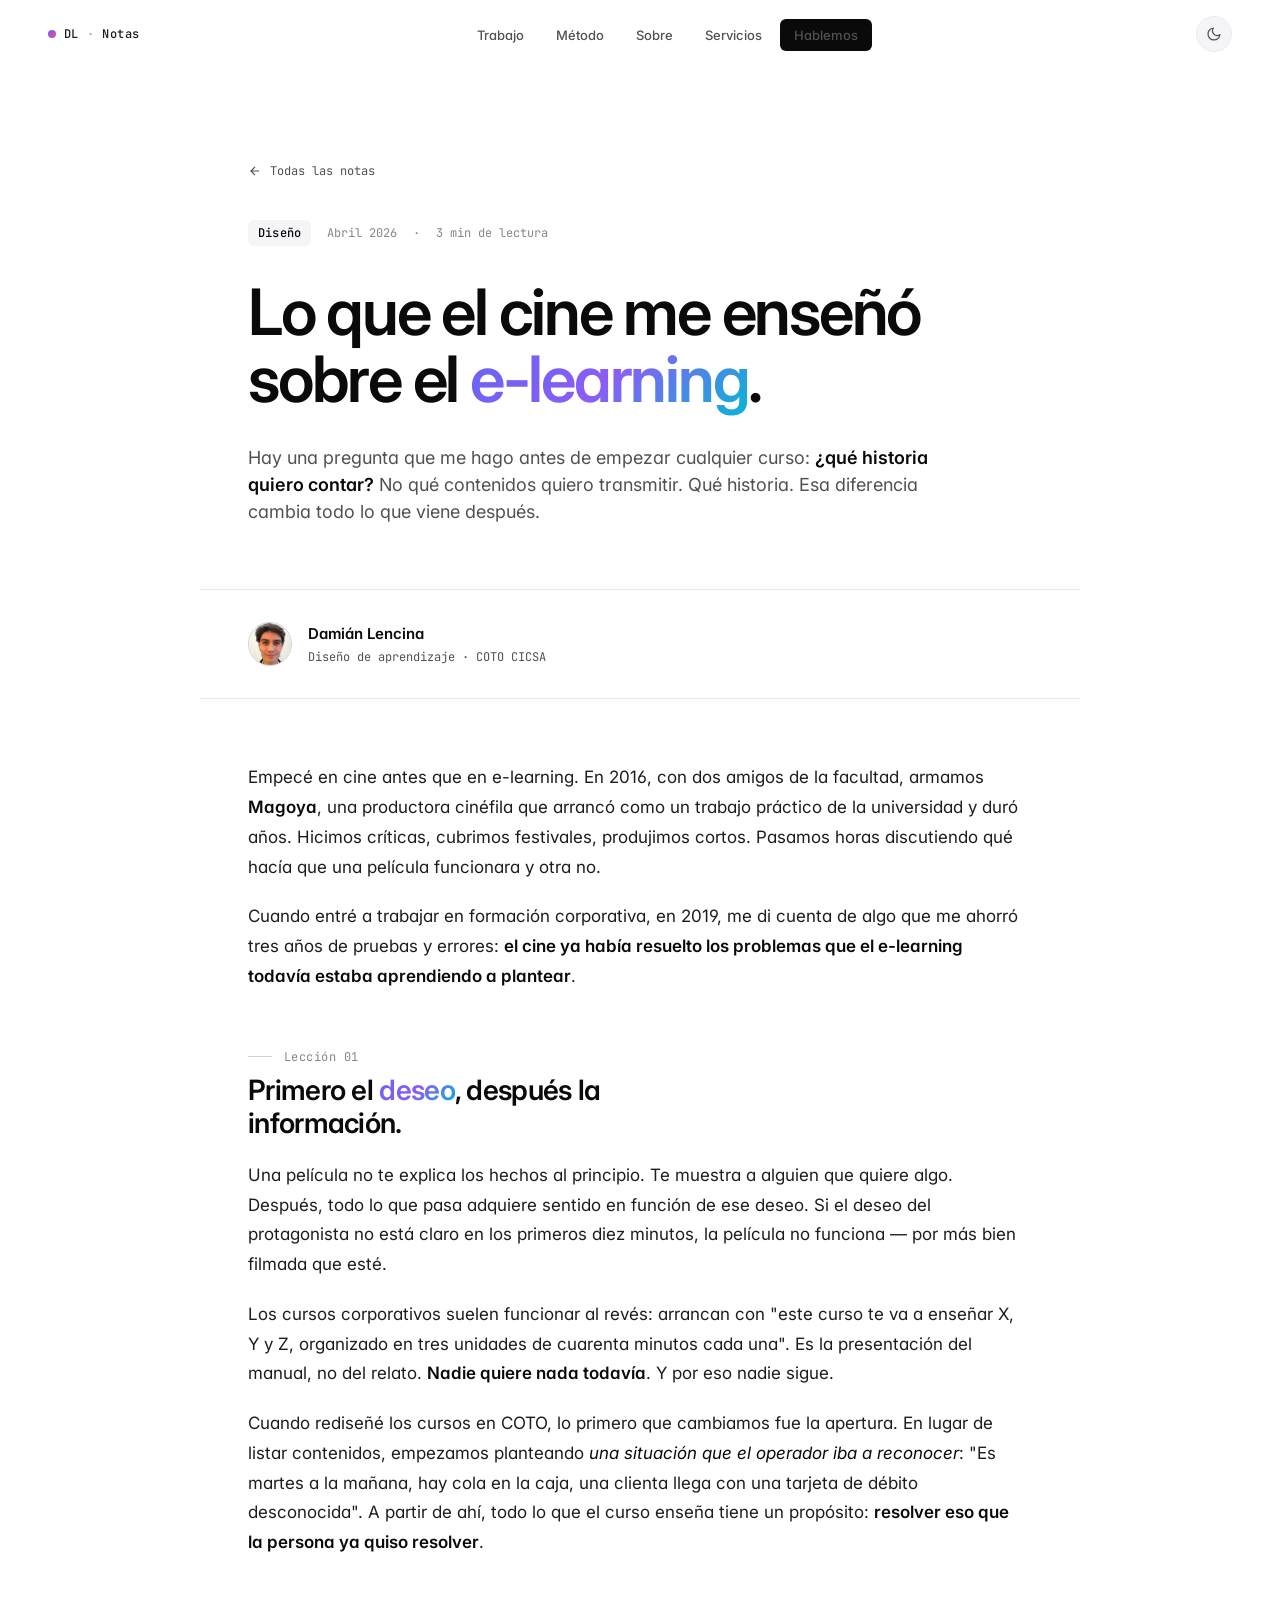
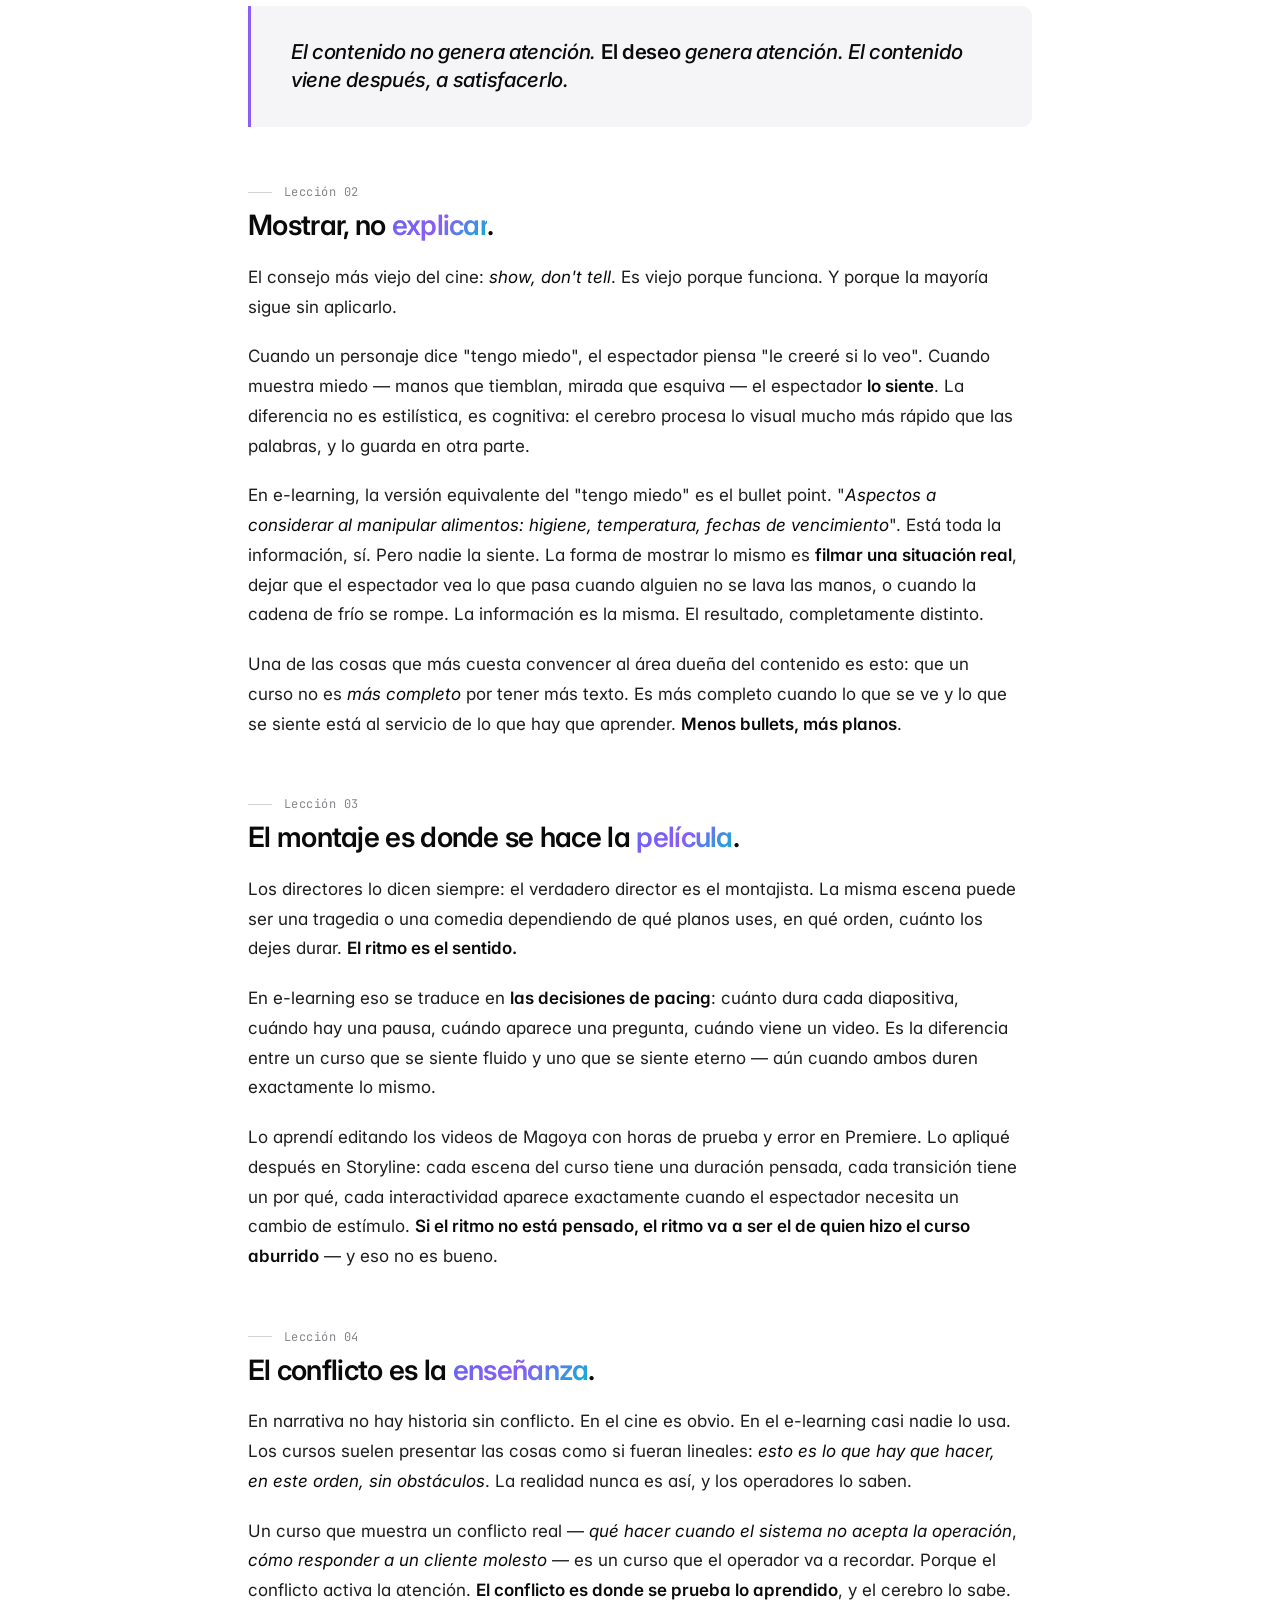
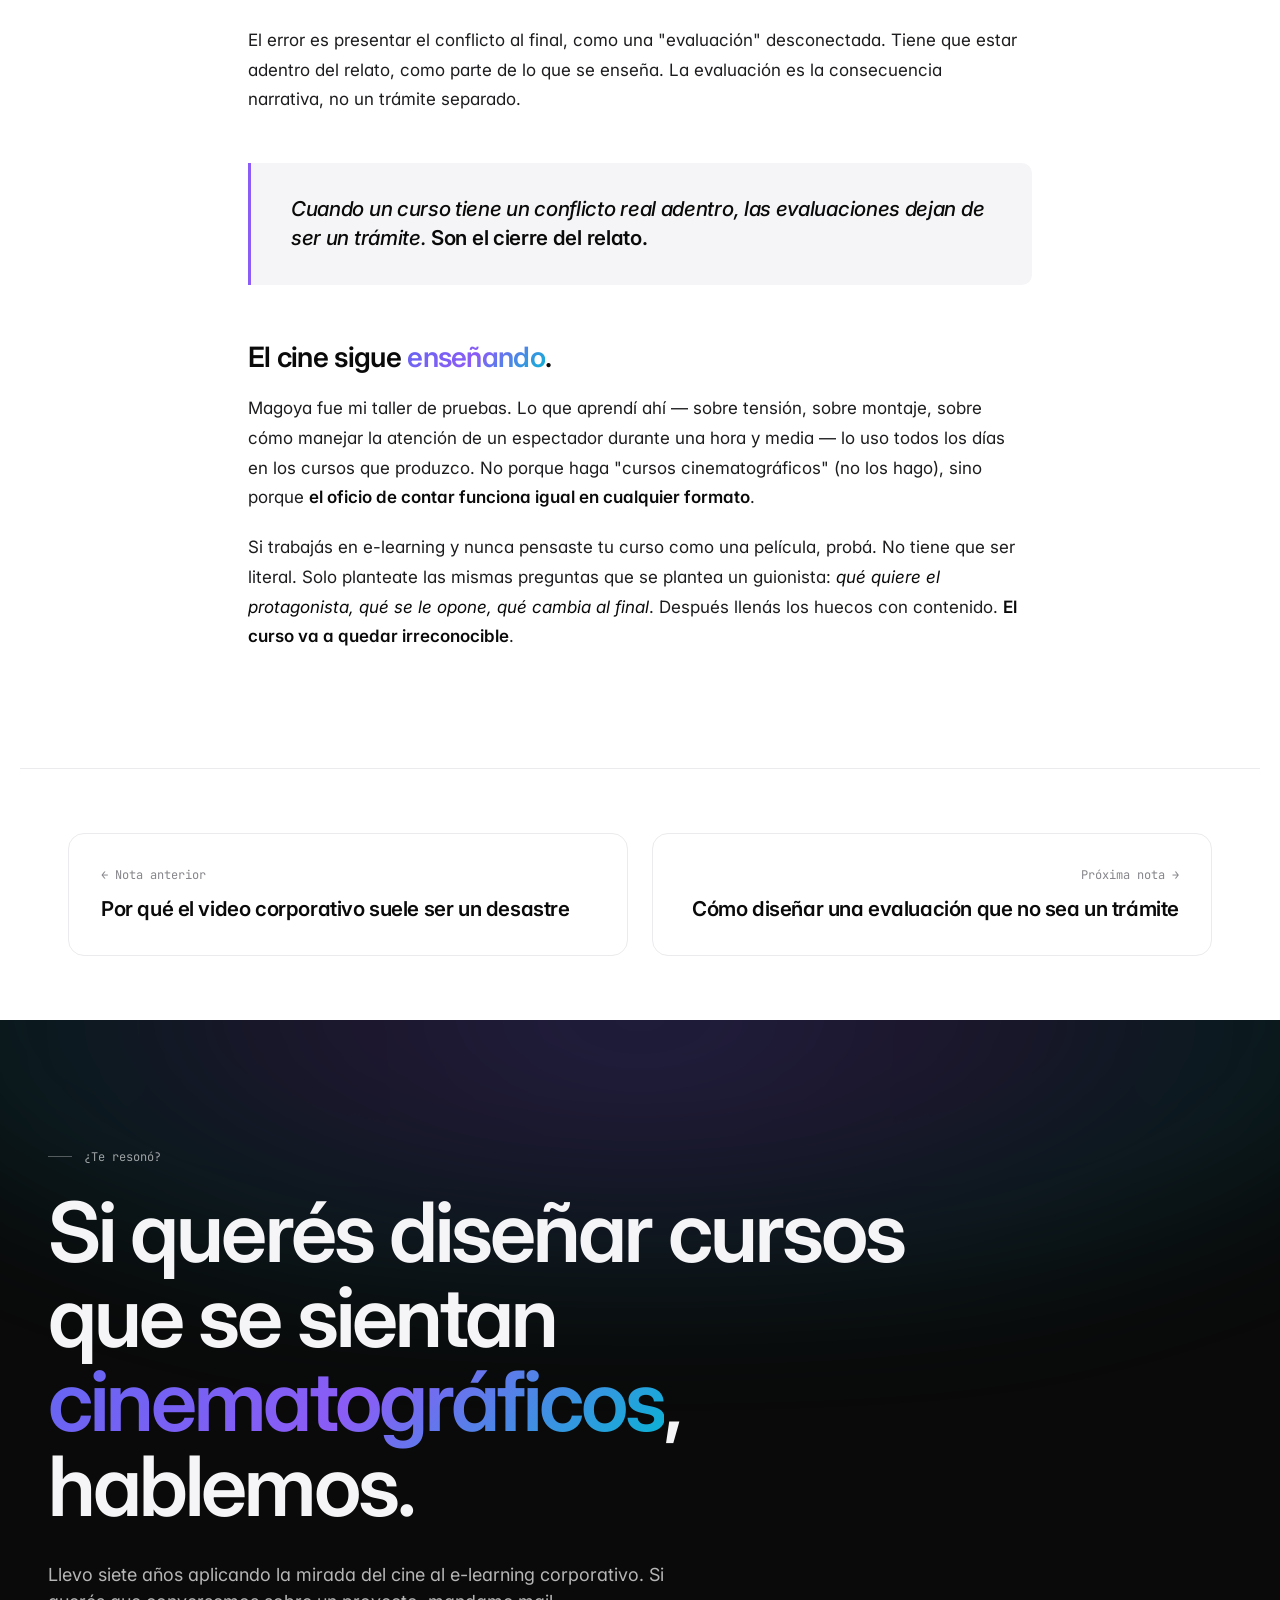
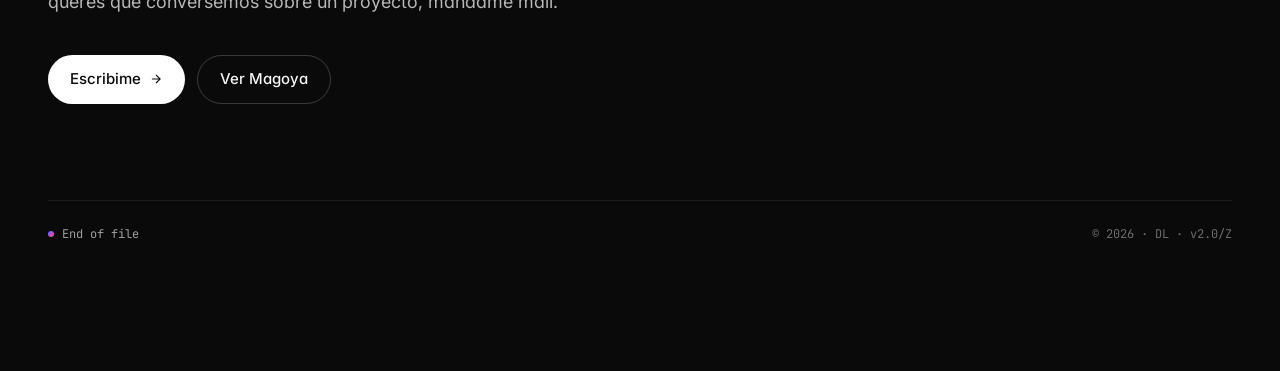
<file: nota_cine.html>
<!DOCTYPE html>
<html lang="es">
<head>
  <meta charset="UTF-8">
  <meta name="viewport" content="width=device-width, initial-scale=1.0">
<script>
(function(){
  try{
    var t = localStorage.getItem('dl-theme');
    if(!t){ t = matchMedia('(prefers-color-scheme: dark)').matches ? 'dark' : 'light'; }
    if(t==='dark'){ document.documentElement.setAttribute('data-theme','dark'); }
  }catch(e){}
})();
</script>
  <meta name="theme-color" content="#ffffff">
<title>Lo que el cine me enseñó sobre el e-learning · Damián Lencina</title>
<meta name="description" content="Hay una pregunta que me hago antes de empezar cualquier curso: ¿qué historia quiero contar? Esa diferencia cambia todo lo que viene después.">
<meta name="author" content="Damián Lencina">

<link rel="canonical" href="https://damianlencina.com/nota_cine.html">

<meta property="og:type" content="article">
<meta property="og:locale" content="es_AR">
<meta property="og:site_name" content="Damián Lencina · Portfolio">
<meta property="og:url" content="https://damianlencina.com/nota_cine.html">
<meta property="og:title" content="Lo que el cine me enseñó sobre el e-learning">
<meta property="og:description" content="La pregunta que cambia todo: no qué contenidos transmitir, sino qué historia contar.">
<meta property="og:image" content="https://damianlencina.com/img/og_image.jpg">
<meta property="og:image:width" content="1200">
<meta property="og:image:height" content="630">

<meta name="twitter:card" content="summary_large_image">
<meta name="twitter:title" content="Lo que el cine me enseñó sobre el e-learning">
<meta name="twitter:description" content="La pregunta que cambia todo.">
<meta name="twitter:image" content="https://damianlencina.com/img/og_image.jpg">

<link rel="icon" type="image/svg+xml" href="favicon.svg">
<link rel="icon" type="image/png" sizes="32x32" href="favicon-32.png">
<link rel="apple-touch-icon" sizes="180x180" href="apple-touch-icon.png">

<script type="application/ld+json">
{
  "@context": "https://schema.org",
  "@type": "BlogPosting",
  "headline": "Lo que el cine me enseñó sobre el e-learning",
  "description": "La pregunta que cambia todo: no qué contenidos transmitir, sino qué historia contar.",
  "url": "https://damianlencina.com/nota_cine.html",
  "author": {
    "@type": "Person",
    "name": "Damián Lencina",
    "url": "https://damianlencina.com/"
  },
  "datePublished": "2026-04-20",
  "image": "https://damianlencina.com/img/og_image.jpg"
}
</script>

<link rel="preconnect" href="https://fonts.googleapis.com">
<link rel="preconnect" href="https://fonts.gstatic.com" crossorigin>
<link href="https://fonts.googleapis.com/css2?family=Inter:wght@300;400;500;600;700&family=JetBrains+Mono:wght@400;500&display=swap" rel="stylesheet">
<link rel="preload" as="style" href="style.css">
<link rel="stylesheet" href="style.css">

<style>
  /* === Estilos compartidos de nota (copiados de nota_video) === */
  .nota-page { background: var(--bg); color: var(--ink); }
  .nota-hero {
    max-width: var(--content-narrow);
    margin: 0 auto;
    padding: 160px var(--side-pad) 64px;
  }
  .nota-meta-top {
    display: flex; align-items: center; gap: 16px; flex-wrap: wrap;
    margin-bottom: 32px; font-family: var(--type-mono); font-size: var(--t-tag);
    color: var(--ink-dim);
  }
  .nota-meta-top .tag {
    padding: 4px 10px; background: var(--bg-tint); color: var(--ink);
    border-radius: var(--radius-s); letter-spacing: 0.02em; font-weight: 500;
  }
  .nota-h1 {
    font-family: 'Inter', sans-serif; font-weight: 600;
    font-size: clamp(36px, 5vw, 64px); line-height: 1.05; letter-spacing: -0.035em;
    color: var(--ink); margin-bottom: 32px; max-width: 22ch;
  }
  .nota-h1 .grad { background: var(--aurora-grad-text); -webkit-background-clip: text; background-clip: text; color: transparent; }
  .nota-lead {
    font-size: var(--t-lead); line-height: 1.5; color: var(--ink-mid);
    max-width: 64ch; margin-bottom: 0;
  }
  .nota-lead strong { color: var(--ink); font-weight: 600; }

  .nota-author-strip {
    max-width: var(--content-narrow); margin: 0 auto;
    padding: 32px var(--side-pad); display: flex; align-items: center; gap: 16px;
    border-top: 1px solid var(--ink-line-soft); border-bottom: 1px solid var(--ink-line-soft);
  }
  .nota-author-img {
    width: 44px; height: 44px; border-radius: 50%; overflow: hidden;
    flex-shrink: 0; border: 1px solid var(--ink-line);
  }
  .nota-author-img img { width: 100%; height: 100%; object-fit: cover; object-position: center 15%; }
  .nota-author-info { display: flex; flex-direction: column; gap: 2px; }
  .nota-author-name { font-size: var(--t-body); font-weight: 600; color: var(--ink); }
  .nota-author-role { font-family: var(--type-mono); font-size: var(--t-tag); color: var(--ink-mid); }

  .nota-body {
    max-width: var(--content-narrow); margin: 0 auto;
    padding: 64px var(--side-pad) 96px;
  }
  .nota-body h2 {
    font-family: 'Inter', sans-serif; font-weight: 600;
    font-size: var(--t-h3); line-height: 1.2; letter-spacing: -0.025em;
    color: var(--ink); margin: 56px 0 20px; max-width: 28ch;
  }
  .nota-body h2 .grad { background: var(--aurora-grad-text); -webkit-background-clip: text; background-clip: text; color: transparent; }
  .nota-body h2:first-of-type { margin-top: 0; }
  .nota-body p {
    font-size: var(--t-body-l); line-height: 1.75; color: var(--ink-soft);
    margin-bottom: 20px; max-width: 70ch;
  }
  .nota-body p strong { color: var(--ink); font-weight: 600; }
  .nota-body p em { color: var(--ink); font-style: italic; }
  .nota-body ul, .nota-body ol { margin: 0 0 24px 0; padding-left: 0; max-width: 70ch; }
  .nota-body ul li, .nota-body ol li {
    font-size: var(--t-body-l); line-height: 1.7; color: var(--ink-soft);
    margin-bottom: 10px; padding-left: 24px; position: relative;
  }
  .nota-body ul li::before {
    content: ''; position: absolute; left: 0; top: 14px;
    width: 10px; height: 1px; background: var(--ink-dim);
  }

  .nota-pullquote {
    margin: 48px 0; padding: 32px 32px 32px 40px;
    background: var(--bg-tint); border-left: 3px solid var(--aurora-2);
    border-radius: 0 var(--radius-m) var(--radius-m) 0;
  }
  .nota-pullquote p {
    font-size: var(--t-h4); font-weight: 500; line-height: 1.4;
    color: var(--ink); letter-spacing: -0.015em; margin: 0; font-style: italic;
  }
  .nota-pullquote p strong { font-style: normal; }

  .nota-section-tag {
    font-family: var(--type-mono); font-size: var(--t-tag); color: var(--ink-dim);
    margin-top: 56px; margin-bottom: 8px;
    display: flex; align-items: center; gap: 12px; letter-spacing: 0.04em;
  }
  .nota-section-tag::before { content: ''; width: 24px; height: 1px; background: var(--ink-line); }
  .nota-section-tag + h2 { margin-top: 0; }

  .nota-nav {
    max-width: var(--content-width); margin: 0 auto;
    padding: 64px var(--side-pad); border-top: 1px solid var(--ink-line-soft);
    display: grid; grid-template-columns: 1fr 1fr; gap: 24px;
  }
  .nota-nav-item {
    padding: 32px; border: 1px solid var(--ink-line-soft); border-radius: var(--radius-l);
    transition: border-color 0.3s, transform 0.3s var(--ease-out); display: block;
  }
  .nota-nav-item:hover { border-color: var(--ink-line); transform: translateY(-2px); }
  .nota-nav-direction { font-family: var(--type-mono); font-size: var(--t-tag); color: var(--ink-dim); margin-bottom: 12px; }
  .nota-nav-title { font-size: var(--t-h4); font-weight: 600; letter-spacing: -0.02em; color: var(--ink); line-height: 1.3; }
  .nota-nav-item--next { text-align: right; }
  @media (max-width: 720px) {
    .nota-nav { grid-template-columns: 1fr; }
    .nota-nav-item--next { text-align: left; }
  }
</style>
</head>
<body class="nota-page">
<a href="#main" class="skip-link">Saltar al contenido principal</a>


<nav id="nav">
  <a href="index.html" class="nav-mark">DL <span>·</span> Notas</a>
  <ul class="nav-links" id="navLinks">
    <li><a href="index.html#trabajo">Trabajo</a></li>
    <li><a href="metodo.html">Método</a></li>
    <li><a href="sobre.html">Sobre</a></li>
    <li><a href="servicios.html">Servicios</a></li>
    <li><a href="index.html#contacto" class="nav-cta">Hablemos</a></li>
  </ul>
  <div class="nav-end">
    <button class="theme-toggle" id="themeToggle" aria-label="Cambiar tema claro/oscuro" type="button">
      <svg class="icon-moon" viewBox="0 0 24 24" fill="none" stroke="currentColor" stroke-width="1.8" stroke-linecap="round" stroke-linejoin="round"><path d="M21 12.79A9 9 0 1 1 11.21 3 7 7 0 0 0 21 12.79z"/></svg>
      <svg class="icon-sun" viewBox="0 0 24 24" fill="none" stroke="currentColor" stroke-width="1.8" stroke-linecap="round" stroke-linejoin="round"><circle cx="12" cy="12" r="4"/><path d="M12 2v2M12 20v2M4.93 4.93l1.41 1.41M17.66 17.66l1.41 1.41M2 12h2M20 12h2M4.93 19.07l1.41-1.41M17.66 6.34l1.41-1.41"/></svg>
    </button>
    <button class="nav-hamburger" id="navHamburger" aria-label="Abrir menú" aria-expanded="false">
      <span></span><span></span><span></span>
    </button>
  </div>
</nav>

<div class="scroll-progress" id="scrollProgress"></div>

<article>

<header class="nota-hero">
  <a href="notas.html" class="case-back">
    <svg width="14" height="14" viewBox="0 0 24 24" fill="none" stroke="currentColor" stroke-width="2"><path d="M19 12H5M12 19l-7-7 7-7"/></svg>
    Todas las notas
  </a>

  <div class="nota-meta-top">
    <span class="tag">Diseño</span>
    <span>Abril 2026</span>
    <span>·</span>
    <span>3 min de lectura</span>
  </div>

  <h1 class="nota-h1">Lo que el cine me enseñó sobre el <span class="grad">e-learning</span>.</h1>

  <p class="nota-lead">
    Hay una pregunta que me hago antes de empezar cualquier curso: <strong>¿qué historia quiero contar?</strong> No qué contenidos quiero transmitir. Qué historia. Esa diferencia cambia todo lo que viene después.
  </p>
</header>

<div class="nota-author-strip">
  <div class="nota-author-img">
    <picture><source srcset="img/retrato_avatar.webp" type="image/webp"><img src="img/retrato_avatar.jpg" alt="Damián Lencina" loading="lazy"></picture>
  </div>
  <div class="nota-author-info">
    <span class="nota-author-name">Damián Lencina</span>
    <span class="nota-author-role">Diseño de aprendizaje · COTO CICSA</span>
  </div>
</div>

<section id="main" class="nota-body">

<p>Empecé en cine antes que en e-learning. En 2016, con dos amigos de la facultad, armamos <strong>Magoya</strong>, una productora cinéfila que arrancó como un trabajo práctico de la universidad y duró años. Hicimos críticas, cubrimos festivales, produjimos cortos. Pasamos horas discutiendo qué hacía que una película funcionara y otra no.</p>

<p>Cuando entré a trabajar en formación corporativa, en 2019, me di cuenta de algo que me ahorró tres años de pruebas y errores: <strong>el cine ya había resuelto los problemas que el e-learning todavía estaba aprendiendo a plantear</strong>.</p>

<div class="nota-section-tag">Lección 01</div>
<h2>Primero el <span class="grad">deseo</span>, después la información.</h2>

<p>Una película no te explica los hechos al principio. Te muestra a alguien que quiere algo. Después, todo lo que pasa adquiere sentido en función de ese deseo. Si el deseo del protagonista no está claro en los primeros diez minutos, la película no funciona — por más bien filmada que esté.</p>

<p>Los cursos corporativos suelen funcionar al revés: arrancan con "este curso te va a enseñar X, Y y Z, organizado en tres unidades de cuarenta minutos cada una". Es la presentación del manual, no del relato. <strong>Nadie quiere nada todavía</strong>. Y por eso nadie sigue.</p>

<p>Cuando rediseñé los cursos en COTO, lo primero que cambiamos fue la apertura. En lugar de listar contenidos, empezamos planteando <em>una situación que el operador iba a reconocer</em>: "Es martes a la mañana, hay cola en la caja, una clienta llega con una tarjeta de débito desconocida". A partir de ahí, todo lo que el curso enseña tiene un propósito: <strong>resolver eso que la persona ya quiso resolver</strong>.</p>

<div class="nota-pullquote">
  <p>El contenido no genera atención. <strong>El deseo</strong> genera atención. El contenido viene después, a satisfacerlo.</p>
</div>

<div class="nota-section-tag">Lección 02</div>
<h2>Mostrar, no <span class="grad">explicar</span>.</h2>

<p>El consejo más viejo del cine: <em>show, don't tell</em>. Es viejo porque funciona. Y porque la mayoría sigue sin aplicarlo.</p>

<p>Cuando un personaje dice "tengo miedo", el espectador piensa "le creeré si lo veo". Cuando muestra miedo — manos que tiemblan, mirada que esquiva — el espectador <strong>lo siente</strong>. La diferencia no es estilística, es cognitiva: el cerebro procesa lo visual mucho más rápido que las palabras, y lo guarda en otra parte.</p>

<p>En e-learning, la versión equivalente del "tengo miedo" es el bullet point. "<em>Aspectos a considerar al manipular alimentos: higiene, temperatura, fechas de vencimiento</em>". Está toda la información, sí. Pero nadie la siente. La forma de mostrar lo mismo es <strong>filmar una situación real</strong>, dejar que el espectador vea lo que pasa cuando alguien no se lava las manos, o cuando la cadena de frío se rompe. La información es la misma. El resultado, completamente distinto.</p>

<p>Una de las cosas que más cuesta convencer al área dueña del contenido es esto: que un curso no es <em>más completo</em> por tener más texto. Es más completo cuando lo que se ve y lo que se siente está al servicio de lo que hay que aprender. <strong>Menos bullets, más planos</strong>.</p>

<div class="nota-section-tag">Lección 03</div>
<h2>El montaje es donde se hace la <span class="grad">película</span>.</h2>

<p>Los directores lo dicen siempre: el verdadero director es el montajista. La misma escena puede ser una tragedia o una comedia dependiendo de qué planos uses, en qué orden, cuánto los dejes durar. <strong>El ritmo es el sentido.</strong></p>

<p>En e-learning eso se traduce en <strong>las decisiones de pacing</strong>: cuánto dura cada diapositiva, cuándo hay una pausa, cuándo aparece una pregunta, cuándo viene un video. Es la diferencia entre un curso que se siente fluido y uno que se siente eterno — aún cuando ambos duren exactamente lo mismo.</p>

<p>Lo aprendí editando los videos de Magoya con horas de prueba y error en Premiere. Lo apliqué después en Storyline: cada escena del curso tiene una duración pensada, cada transición tiene un por qué, cada interactividad aparece exactamente cuando el espectador necesita un cambio de estímulo. <strong>Si el ritmo no está pensado, el ritmo va a ser el de quien hizo el curso aburrido</strong> — y eso no es bueno.</p>

<div class="nota-section-tag">Lección 04</div>
<h2>El conflicto es la <span class="grad">enseñanza</span>.</h2>

<p>En narrativa no hay historia sin conflicto. En el cine es obvio. En el e-learning casi nadie lo usa. Los cursos suelen presentar las cosas como si fueran lineales: <em>esto es lo que hay que hacer, en este orden, sin obstáculos</em>. La realidad nunca es así, y los operadores lo saben.</p>

<p>Un curso que muestra un conflicto real — <em>qué hacer cuando el sistema no acepta la operación</em>, <em>cómo responder a un cliente molesto</em> — es un curso que el operador va a recordar. Porque el conflicto activa la atención. <strong>El conflicto es donde se prueba lo aprendido</strong>, y el cerebro lo sabe.</p>

<p>El error es presentar el conflicto al final, como una "evaluación" desconectada. Tiene que estar adentro del relato, como parte de lo que se enseña. La evaluación es la consecuencia narrativa, no un trámite separado.</p>

<div class="nota-pullquote">
  <p>Cuando un curso tiene un conflicto real adentro, las evaluaciones dejan de ser un trámite. <strong>Son el cierre del relato.</strong></p>
</div>

<h2>El cine sigue <span class="grad">enseñando</span>.</h2>

<p>Magoya fue mi taller de pruebas. Lo que aprendí ahí — sobre tensión, sobre montaje, sobre cómo manejar la atención de un espectador durante una hora y media — lo uso todos los días en los cursos que produzco. No porque haga "cursos cinematográficos" (no los hago), sino porque <strong>el oficio de contar funciona igual en cualquier formato</strong>.</p>

<p>Si trabajás en e-learning y nunca pensaste tu curso como una película, probá. No tiene que ser literal. Solo planteate las mismas preguntas que se plantea un guionista: <em>qué quiere el protagonista, qué se le opone, qué cambia al final</em>. Después llenás los huecos con contenido. <strong>El curso va a quedar irreconocible</strong>.</p>

</section>

</article>

<div class="nota-nav">
  <a href="nota_video.html" class="nota-nav-item">
    <div class="nota-nav-direction">← Nota anterior</div>
    <div class="nota-nav-title">Por qué el video corporativo suele ser un desastre</div>
  </a>
  <a href="nota_evaluacion.html" class="nota-nav-item nota-nav-item--next">
    <div class="nota-nav-direction">Próxima nota →</div>
    <div class="nota-nav-title">Cómo diseñar una evaluación que no sea un trámite</div>
  </a>
</div>

<section class="footer-cta" id="contacto">
  <div class="footer-inner">
    <div>
      <div class="footer-cta-tag">¿Te resonó?</div>
      <h2>Si querés diseñar cursos que se sientan <span class="grad">cinematográficos</span>, hablemos.</h2>
      <p class="footer-cta-sub">Llevo siete años aplicando la mirada del cine al e-learning corporativo. Si querés que conversemos sobre un proyecto, mandame mail.</p>
      <div class="contact-actions">
        <a href="mailto:dami.lencina21@gmail.com" class="btn btn-light">
          Escribime
          <svg class="btn-arrow" width="14" height="14" viewBox="0 0 24 24" fill="none" stroke="currentColor" stroke-width="2"><path d="M5 12h14M12 5l7 7-7 7"/></svg>
        </a>
        <a href="caso_magoya.html" class="btn btn-dark-ghost">Ver Magoya</a>
      </div>
    </div>

    <div class="footer-fin">
      <div class="footer-fin-text">End of file</div>
      <div class="footer-fin-meta">© <span class="footer-year">2026</span> · DL · v2.0/Z</div>
    </div>
  </div>
</section>

<button class="back-to-top" id="backToTop" aria-label="Volver arriba">↑</button>

<script src="script.js"></script>
</body>
</html>
</file>
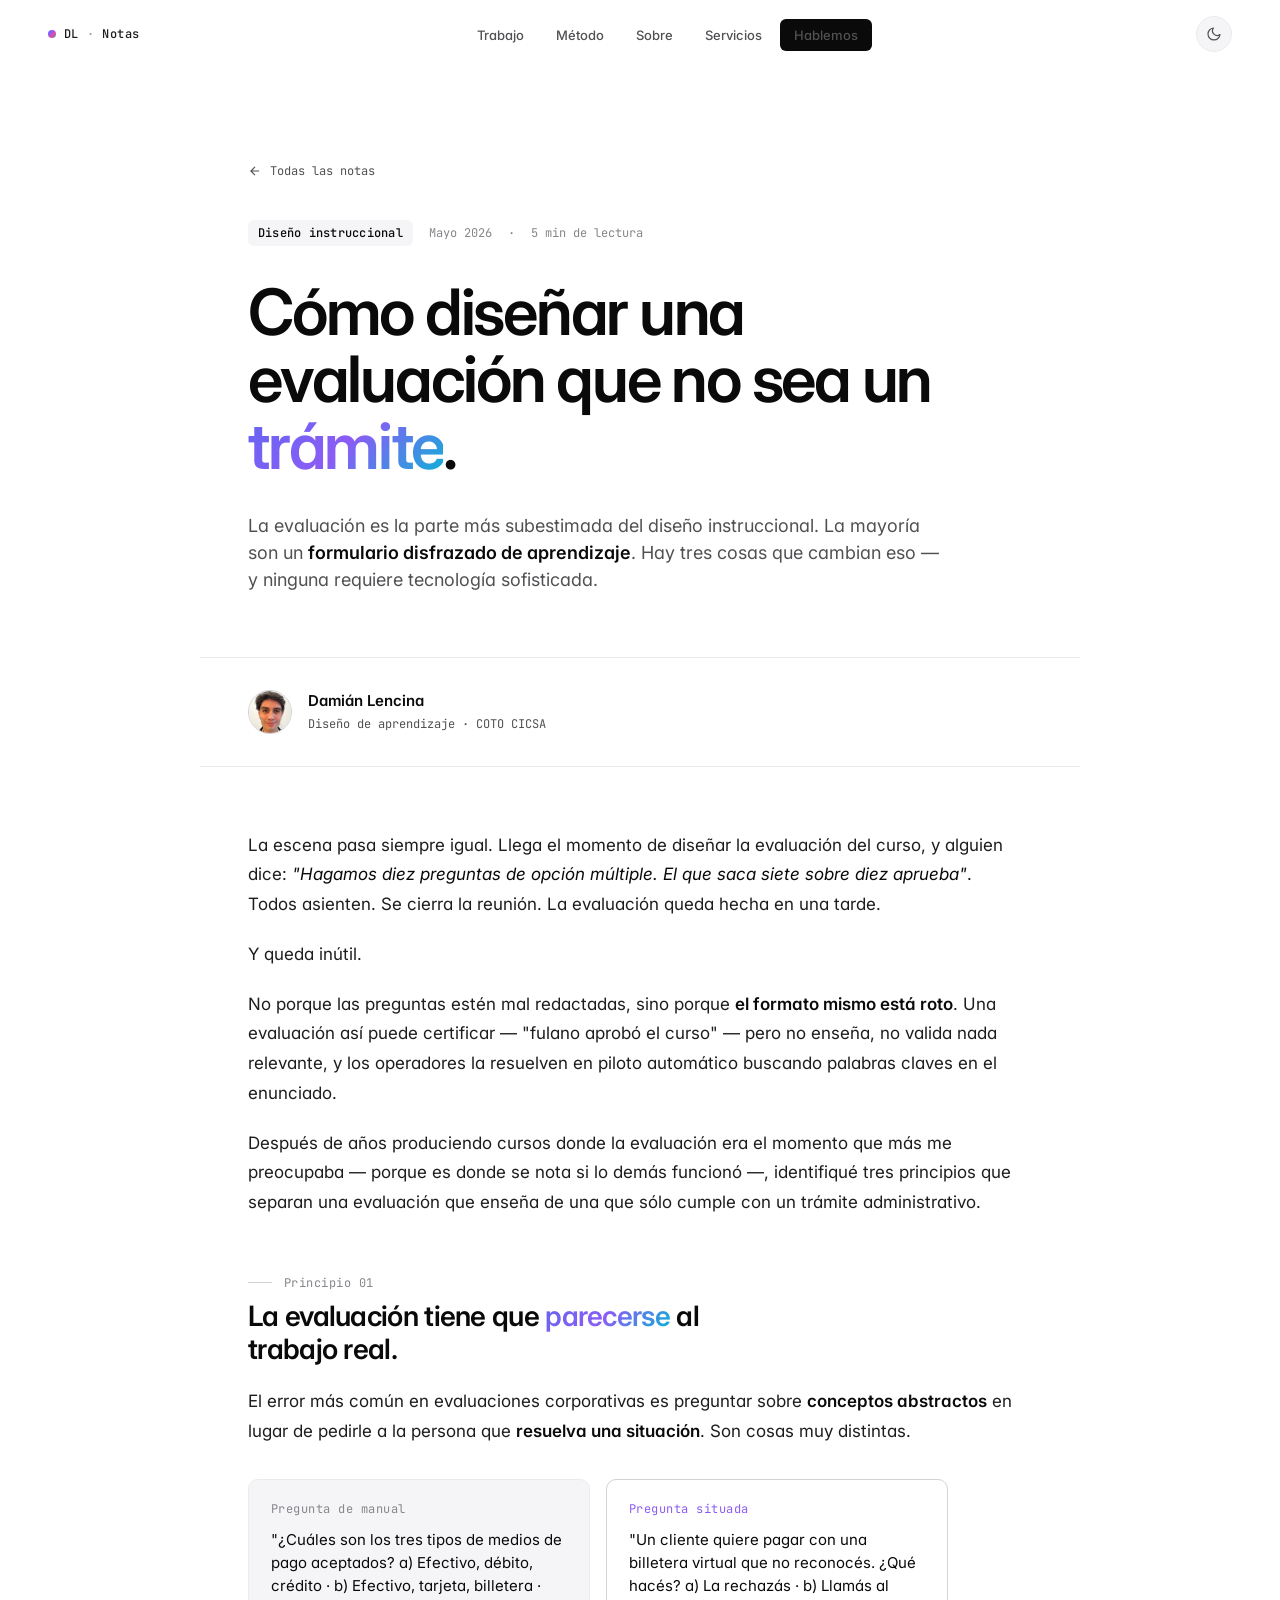
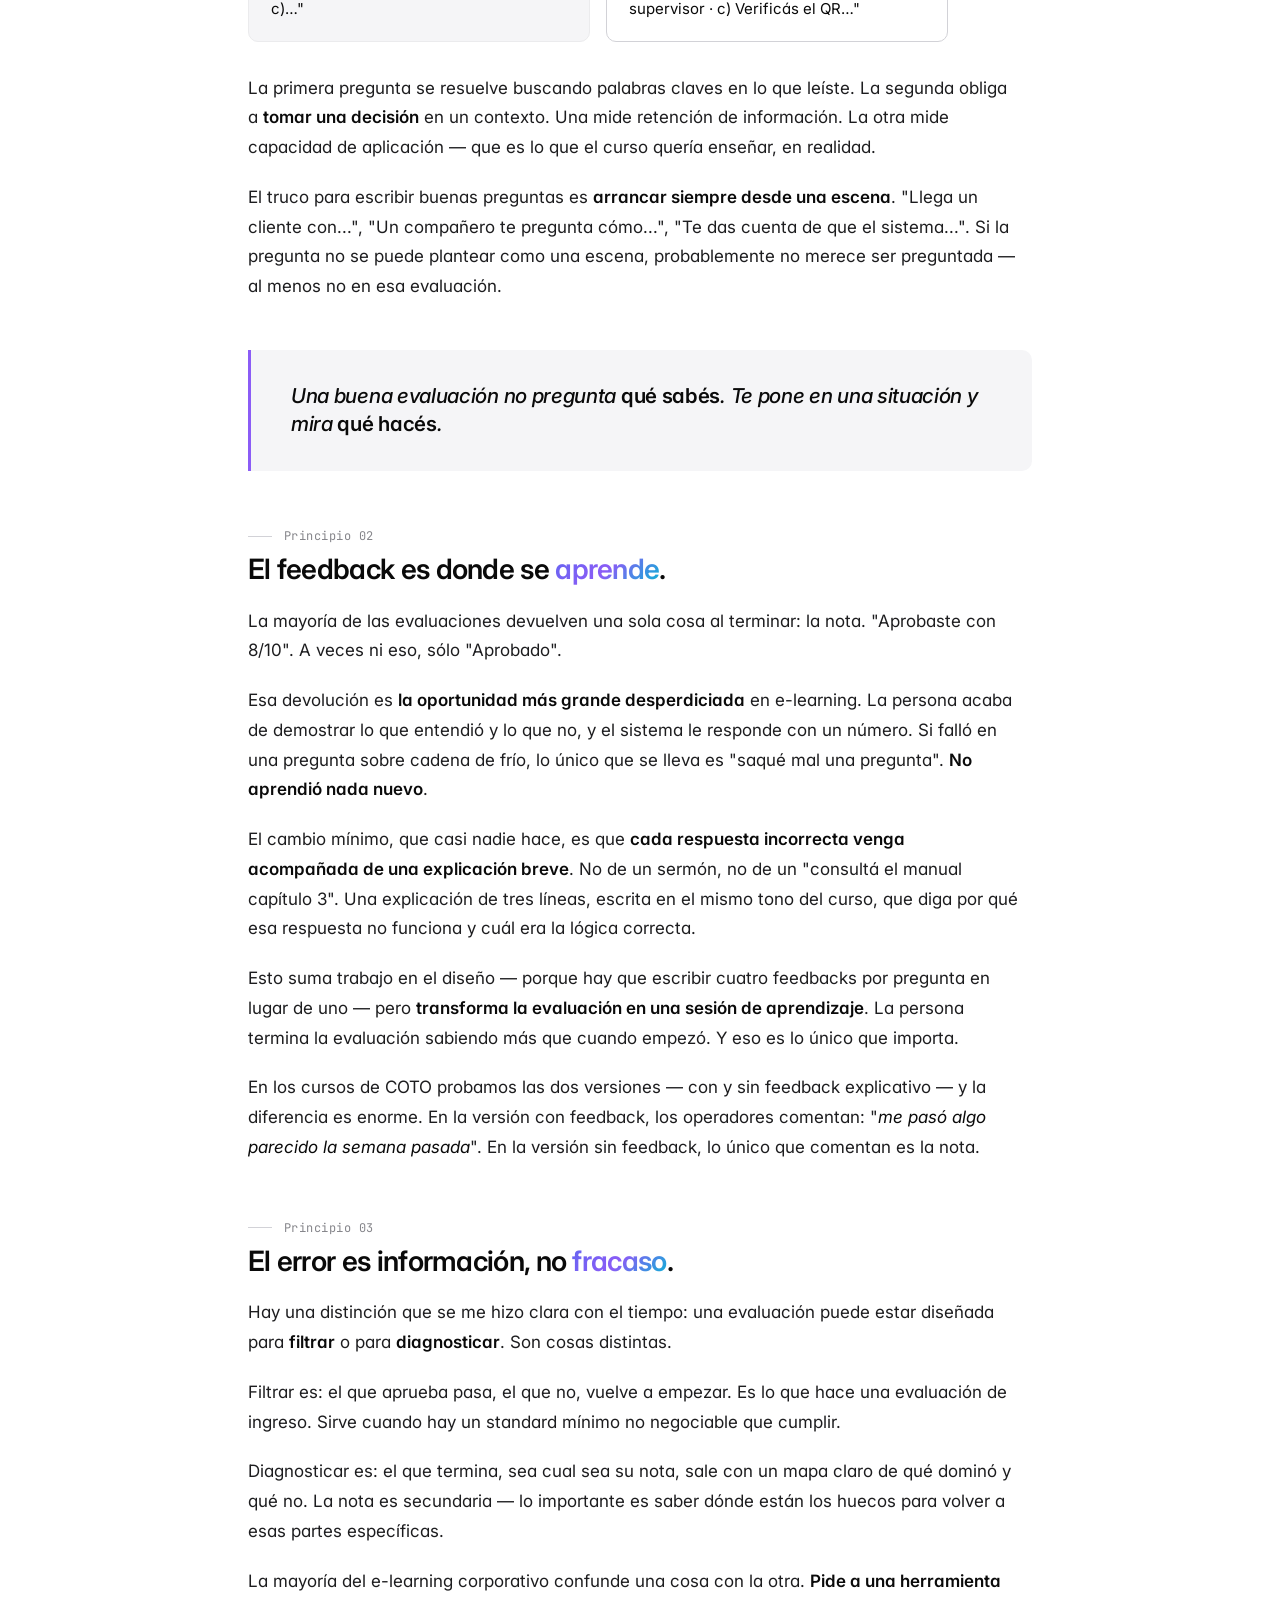
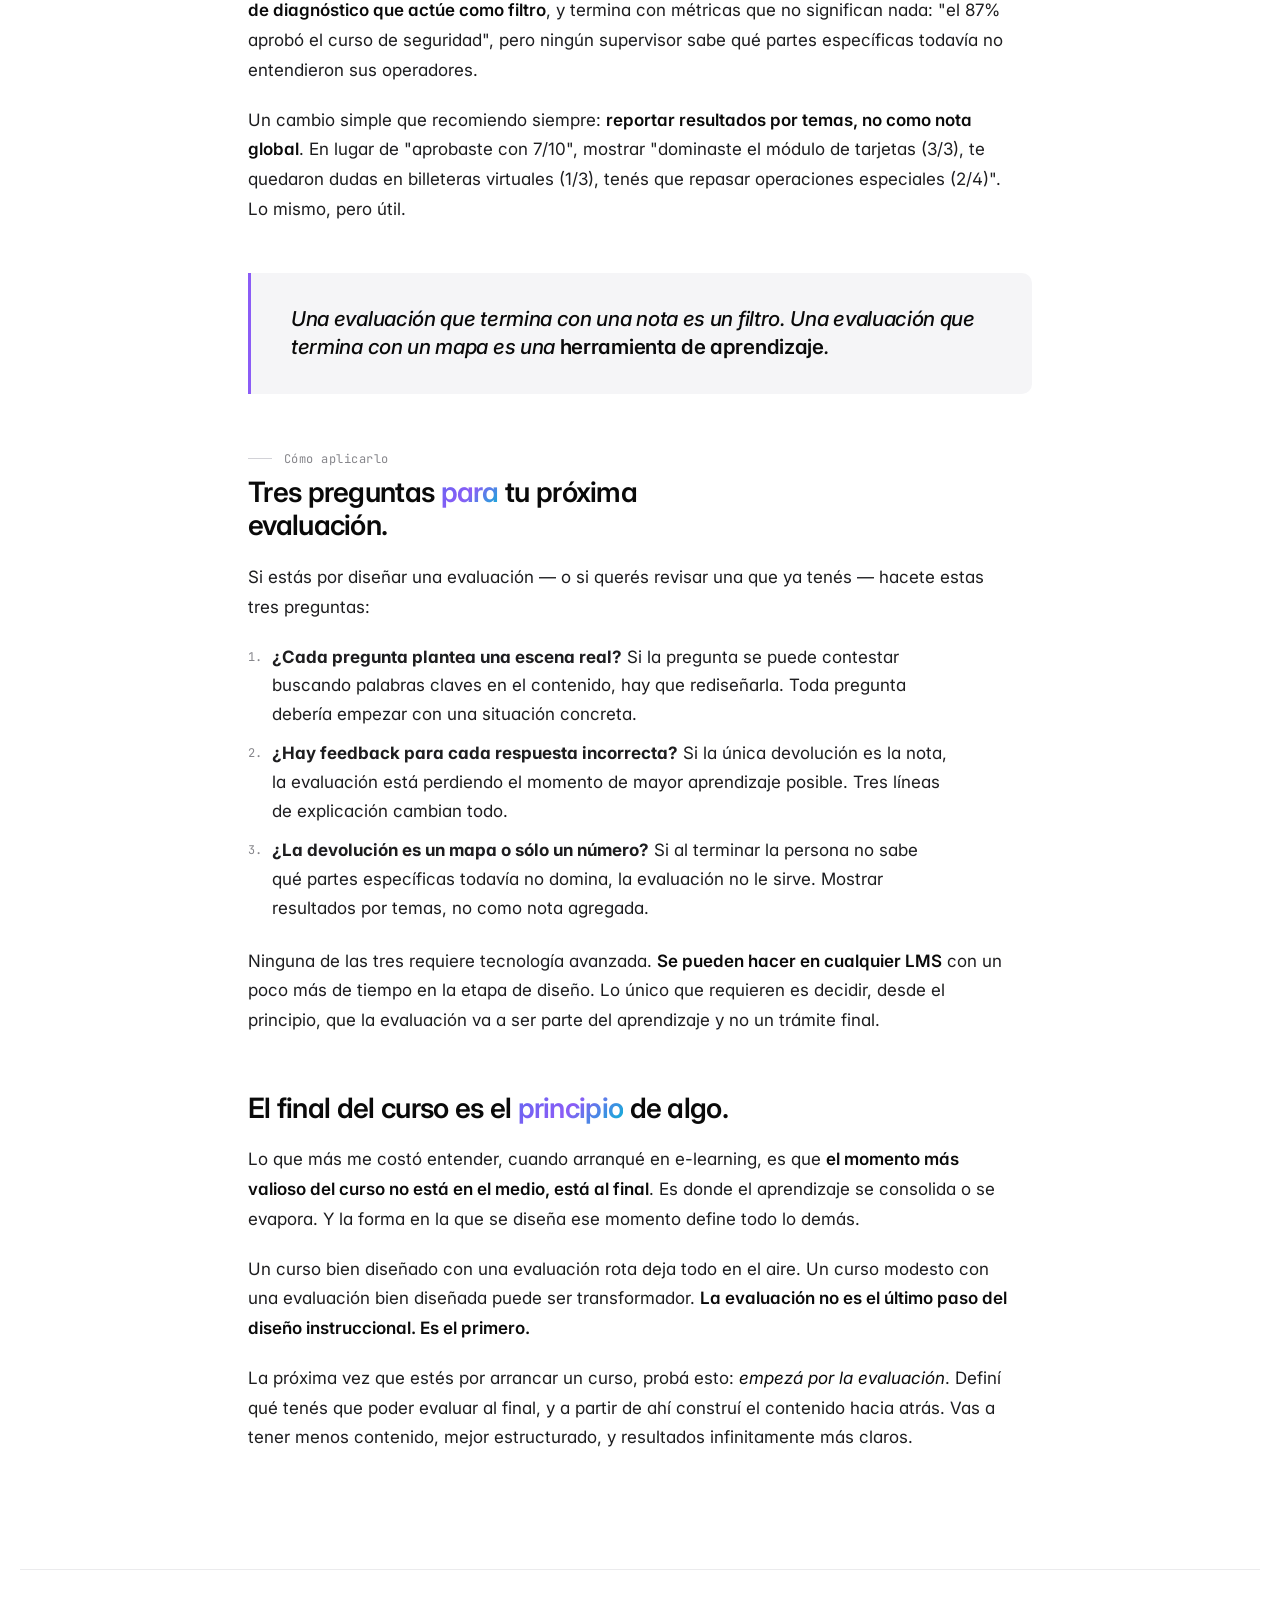
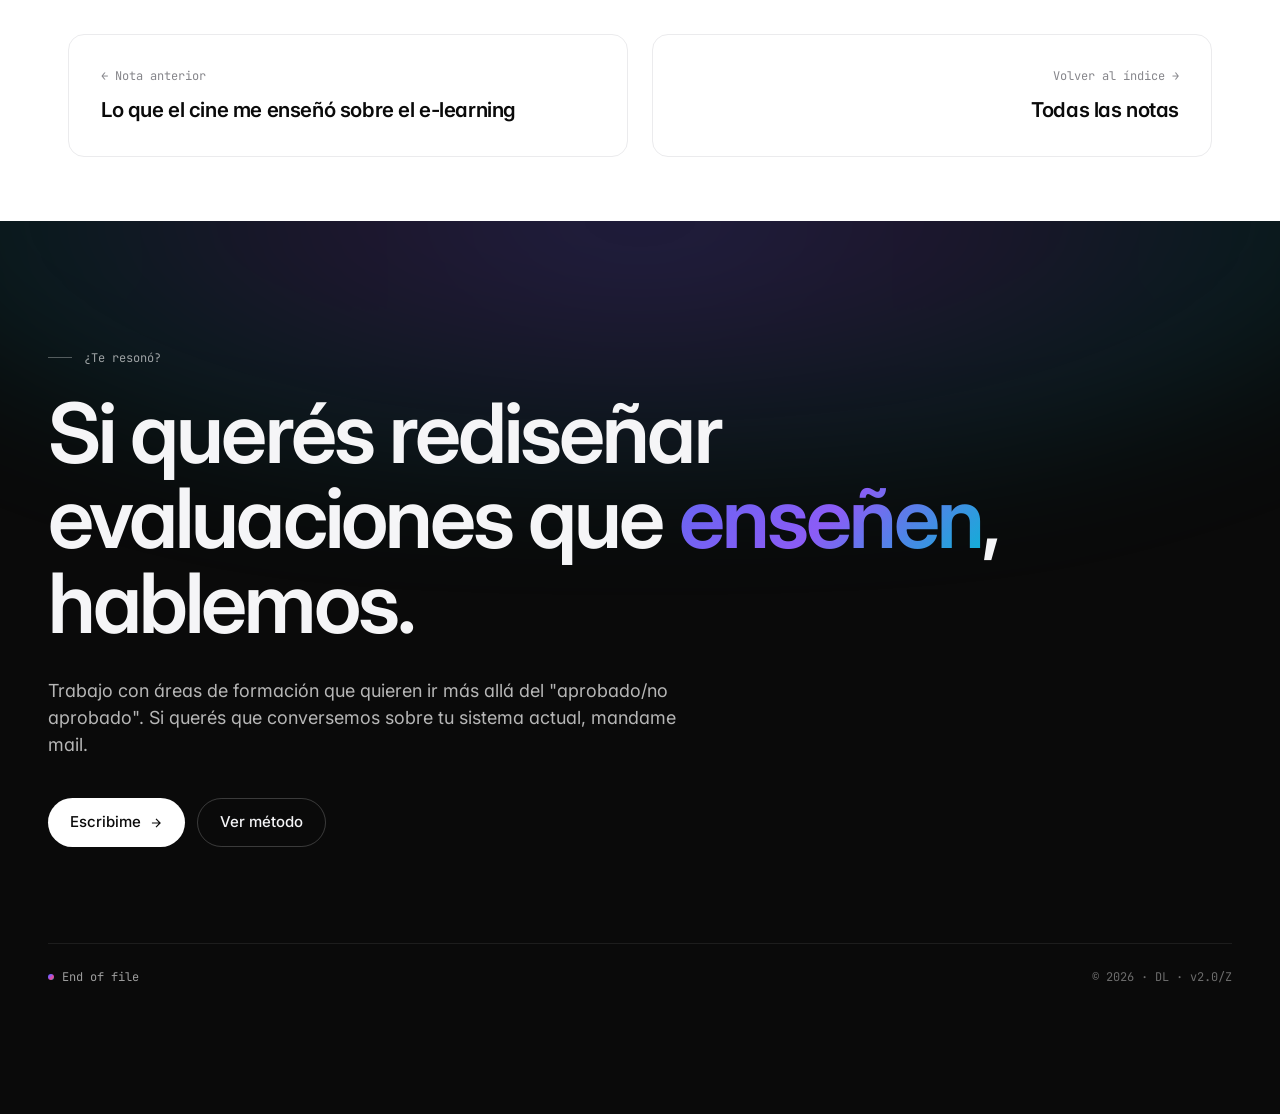
<file: nota_evaluacion.html>
<!DOCTYPE html>
<html lang="es">
<head>
  <meta charset="UTF-8">
  <meta name="viewport" content="width=device-width, initial-scale=1.0">
<script>
(function(){
  try{
    var t = localStorage.getItem('dl-theme');
    if(!t){ t = matchMedia('(prefers-color-scheme: dark)').matches ? 'dark' : 'light'; }
    if(t==='dark'){ document.documentElement.setAttribute('data-theme','dark'); }
  }catch(e){}
})();
</script>
  <meta name="theme-color" content="#ffffff">
<title>Cómo diseñar una evaluación que no sea un trámite · Damián Lencina</title>
<meta name="description" content="La evaluación es la parte más subestimada del diseño instruccional. Tres cosas que cambian eso — y ninguna requiere tecnología sofisticada.">
<meta name="author" content="Damián Lencina">

<link rel="canonical" href="https://damianlencina.com/nota_evaluacion.html">

<meta property="og:type" content="article">
<meta property="og:locale" content="es_AR">
<meta property="og:site_name" content="Damián Lencina · Portfolio">
<meta property="og:url" content="https://damianlencina.com/nota_evaluacion.html">
<meta property="og:title" content="Cómo diseñar una evaluación que no sea un trámite">
<meta property="og:description" content="Tres cosas que separan una evaluación que enseña de una evaluación que solo certifica.">
<meta property="og:image" content="https://damianlencina.com/img/og_image.jpg">
<meta property="og:image:width" content="1200">
<meta property="og:image:height" content="630">

<meta name="twitter:card" content="summary_large_image">
<meta name="twitter:title" content="Cómo diseñar una evaluación que no sea un trámite">
<meta name="twitter:description" content="Tres cosas que cambian todo, ninguna requiere tecnología sofisticada.">
<meta name="twitter:image" content="https://damianlencina.com/img/og_image.jpg">

<link rel="icon" type="image/svg+xml" href="favicon.svg">
<link rel="icon" type="image/png" sizes="32x32" href="favicon-32.png">
<link rel="apple-touch-icon" sizes="180x180" href="apple-touch-icon.png">

<script type="application/ld+json">
{
  "@context": "https://schema.org",
  "@type": "BlogPosting",
  "headline": "Cómo diseñar una evaluación que no sea un trámite",
  "description": "Tres cosas que separan una evaluación que enseña de una que solo certifica.",
  "url": "https://damianlencina.com/nota_evaluacion.html",
  "author": {
    "@type": "Person",
    "name": "Damián Lencina",
    "url": "https://damianlencina.com/"
  },
  "datePublished": "2026-05-10",
  "image": "https://damianlencina.com/img/og_image.jpg"
}
</script>

<link rel="preconnect" href="https://fonts.googleapis.com">
<link rel="preconnect" href="https://fonts.gstatic.com" crossorigin>
<link href="https://fonts.googleapis.com/css2?family=Inter:wght@300;400;500;600;700&family=JetBrains+Mono:wght@400;500&display=swap" rel="stylesheet">
<link rel="preload" as="style" href="style.css">
<link rel="stylesheet" href="style.css">

<style>
  /* === Estilos compartidos de nota === */
  .nota-page { background: var(--bg); color: var(--ink); }
  .nota-hero { max-width: var(--content-narrow); margin: 0 auto; padding: 160px var(--side-pad) 64px; }
  .nota-meta-top {
    display: flex; align-items: center; gap: 16px; flex-wrap: wrap;
    margin-bottom: 32px; font-family: var(--type-mono); font-size: var(--t-tag); color: var(--ink-dim);
  }
  .nota-meta-top .tag {
    padding: 4px 10px; background: var(--bg-tint); color: var(--ink);
    border-radius: var(--radius-s); letter-spacing: 0.02em; font-weight: 500;
  }
  .nota-h1 {
    font-family: 'Inter', sans-serif; font-weight: 600;
    font-size: clamp(36px, 5vw, 64px); line-height: 1.05; letter-spacing: -0.035em;
    color: var(--ink); margin-bottom: 32px; max-width: 22ch;
  }
  .nota-h1 .grad { background: var(--aurora-grad-text); -webkit-background-clip: text; background-clip: text; color: transparent; }
  .nota-lead { font-size: var(--t-lead); line-height: 1.5; color: var(--ink-mid); max-width: 64ch; }
  .nota-lead strong { color: var(--ink); font-weight: 600; }

  .nota-author-strip {
    max-width: var(--content-narrow); margin: 0 auto; padding: 32px var(--side-pad);
    display: flex; align-items: center; gap: 16px;
    border-top: 1px solid var(--ink-line-soft); border-bottom: 1px solid var(--ink-line-soft);
  }
  .nota-author-img {
    width: 44px; height: 44px; border-radius: 50%; overflow: hidden;
    flex-shrink: 0; border: 1px solid var(--ink-line);
  }
  .nota-author-img img { width: 100%; height: 100%; object-fit: cover; object-position: center 15%; }
  .nota-author-info { display: flex; flex-direction: column; gap: 2px; }
  .nota-author-name { font-size: var(--t-body); font-weight: 600; color: var(--ink); }
  .nota-author-role { font-family: var(--type-mono); font-size: var(--t-tag); color: var(--ink-mid); }

  .nota-body { max-width: var(--content-narrow); margin: 0 auto; padding: 64px var(--side-pad) 96px; }
  .nota-body h2 {
    font-family: 'Inter', sans-serif; font-weight: 600;
    font-size: var(--t-h3); line-height: 1.2; letter-spacing: -0.025em;
    color: var(--ink); margin: 56px 0 20px; max-width: 28ch;
  }
  .nota-body h2 .grad { background: var(--aurora-grad-text); -webkit-background-clip: text; background-clip: text; color: transparent; }
  .nota-body h2:first-of-type { margin-top: 0; }
  .nota-body p {
    font-size: var(--t-body-l); line-height: 1.75; color: var(--ink-soft);
    margin-bottom: 20px; max-width: 70ch;
  }
  .nota-body p strong { color: var(--ink); font-weight: 600; }
  .nota-body p em { color: var(--ink); font-style: italic; }
  .nota-body ul, .nota-body ol { margin: 0 0 24px 0; padding-left: 0; max-width: 70ch; }
  .nota-body ul li, .nota-body ol li {
    font-size: var(--t-body-l); line-height: 1.7; color: var(--ink-soft);
    margin-bottom: 10px; padding-left: 24px; position: relative;
  }
  .nota-body ul li::before {
    content: ''; position: absolute; left: 0; top: 14px;
    width: 10px; height: 1px; background: var(--ink-dim);
  }
  .nota-body ol { counter-reset: nota-counter; }
  .nota-body ol li { counter-increment: nota-counter; }
  .nota-body ol li::before {
    content: counter(nota-counter) ".";
    position: absolute; left: 0; top: 4px;
    font-family: var(--type-mono); font-size: var(--t-tag); color: var(--ink-dim);
  }

  .nota-pullquote {
    margin: 48px 0; padding: 32px 32px 32px 40px;
    background: var(--bg-tint); border-left: 3px solid var(--aurora-2);
    border-radius: 0 var(--radius-m) var(--radius-m) 0;
  }
  .nota-pullquote p {
    font-size: var(--t-h4); font-weight: 500; line-height: 1.4;
    color: var(--ink); letter-spacing: -0.015em; margin: 0; font-style: italic;
  }
  .nota-pullquote p strong { font-style: normal; }

  .nota-section-tag {
    font-family: var(--type-mono); font-size: var(--t-tag); color: var(--ink-dim);
    margin-top: 56px; margin-bottom: 8px;
    display: flex; align-items: center; gap: 12px; letter-spacing: 0.04em;
  }
  .nota-section-tag::before { content: ''; width: 24px; height: 1px; background: var(--ink-line); }
  .nota-section-tag + h2 { margin-top: 0; }

  /* Compare boxes para "antes/después" o "no/sí" */
  .nota-compare {
    display: grid; grid-template-columns: 1fr 1fr; gap: 16px;
    margin: 32px 0; max-width: 70ch;
  }
  .nota-compare-cell {
    padding: 20px 22px; border-radius: var(--radius-m); border: 1px solid var(--ink-line-soft);
  }
  .nota-compare-cell.no { background: var(--bg-tint); }
  .nota-compare-cell.si { background: var(--bg); border-color: var(--ink-line); }
  .nota-compare-label {
    font-family: var(--type-mono); font-size: var(--t-tag); color: var(--ink-dim);
    margin-bottom: 10px; letter-spacing: 0.04em;
  }
  .nota-compare-cell.si .nota-compare-label { color: var(--aurora-2); }
  .nota-compare-cell p { font-size: var(--t-body); line-height: 1.55; color: var(--ink); margin: 0; max-width: none; }
  @media (max-width: 720px) { .nota-compare { grid-template-columns: 1fr; } }

  .nota-nav {
    max-width: var(--content-width); margin: 0 auto;
    padding: 64px var(--side-pad); border-top: 1px solid var(--ink-line-soft);
    display: grid; grid-template-columns: 1fr 1fr; gap: 24px;
  }
  .nota-nav-item {
    padding: 32px; border: 1px solid var(--ink-line-soft); border-radius: var(--radius-l);
    transition: border-color 0.3s, transform 0.3s var(--ease-out); display: block;
  }
  .nota-nav-item:hover { border-color: var(--ink-line); transform: translateY(-2px); }
  .nota-nav-direction { font-family: var(--type-mono); font-size: var(--t-tag); color: var(--ink-dim); margin-bottom: 12px; }
  .nota-nav-title { font-size: var(--t-h4); font-weight: 600; letter-spacing: -0.02em; color: var(--ink); line-height: 1.3; }
  .nota-nav-item--next { text-align: right; }
  @media (max-width: 720px) {
    .nota-nav { grid-template-columns: 1fr; }
    .nota-nav-item--next { text-align: left; }
  }
</style>
</head>
<body class="nota-page">
<a href="#main" class="skip-link">Saltar al contenido principal</a>


<nav id="nav">
  <a href="index.html" class="nav-mark">DL <span>·</span> Notas</a>
  <ul class="nav-links" id="navLinks">
    <li><a href="index.html#trabajo">Trabajo</a></li>
    <li><a href="metodo.html">Método</a></li>
    <li><a href="sobre.html">Sobre</a></li>
    <li><a href="servicios.html">Servicios</a></li>
    <li><a href="index.html#contacto" class="nav-cta">Hablemos</a></li>
  </ul>
  <div class="nav-end">
    <button class="theme-toggle" id="themeToggle" aria-label="Cambiar tema claro/oscuro" type="button">
      <svg class="icon-moon" viewBox="0 0 24 24" fill="none" stroke="currentColor" stroke-width="1.8" stroke-linecap="round" stroke-linejoin="round"><path d="M21 12.79A9 9 0 1 1 11.21 3 7 7 0 0 0 21 12.79z"/></svg>
      <svg class="icon-sun" viewBox="0 0 24 24" fill="none" stroke="currentColor" stroke-width="1.8" stroke-linecap="round" stroke-linejoin="round"><circle cx="12" cy="12" r="4"/><path d="M12 2v2M12 20v2M4.93 4.93l1.41 1.41M17.66 17.66l1.41 1.41M2 12h2M20 12h2M4.93 19.07l1.41-1.41M17.66 6.34l1.41-1.41"/></svg>
    </button>
    <button class="nav-hamburger" id="navHamburger" aria-label="Abrir menú" aria-expanded="false">
      <span></span><span></span><span></span>
    </button>
  </div>
</nav>

<div class="scroll-progress" id="scrollProgress"></div>

<article>

<header class="nota-hero">
  <a href="notas.html" class="case-back">
    <svg width="14" height="14" viewBox="0 0 24 24" fill="none" stroke="currentColor" stroke-width="2"><path d="M19 12H5M12 19l-7-7 7-7"/></svg>
    Todas las notas
  </a>

  <div class="nota-meta-top">
    <span class="tag">Diseño instruccional</span>
    <span>Mayo 2026</span>
    <span>·</span>
    <span>5 min de lectura</span>
  </div>

  <h1 class="nota-h1">Cómo diseñar una evaluación que no sea un <span class="grad">trámite</span>.</h1>

  <p class="nota-lead">
    La evaluación es la parte más subestimada del diseño instruccional. La mayoría son un <strong>formulario disfrazado de aprendizaje</strong>. Hay tres cosas que cambian eso — y ninguna requiere tecnología sofisticada.
  </p>
</header>

<div class="nota-author-strip">
  <div class="nota-author-img">
    <picture><source srcset="img/retrato_avatar.webp" type="image/webp"><img src="img/retrato_avatar.jpg" alt="Damián Lencina" loading="lazy"></picture>
  </div>
  <div class="nota-author-info">
    <span class="nota-author-name">Damián Lencina</span>
    <span class="nota-author-role">Diseño de aprendizaje · COTO CICSA</span>
  </div>
</div>

<section id="main" class="nota-body">

<p>La escena pasa siempre igual. Llega el momento de diseñar la evaluación del curso, y alguien dice: <em>"Hagamos diez preguntas de opción múltiple. El que saca siete sobre diez aprueba"</em>. Todos asienten. Se cierra la reunión. La evaluación queda hecha en una tarde.</p>

<p>Y queda inútil.</p>

<p>No porque las preguntas estén mal redactadas, sino porque <strong>el formato mismo está roto</strong>. Una evaluación así puede certificar — "fulano aprobó el curso" — pero no enseña, no valida nada relevante, y los operadores la resuelven en piloto automático buscando palabras claves en el enunciado.</p>

<p>Después de años produciendo cursos donde la evaluación era el momento que más me preocupaba — porque es donde se nota si lo demás funcionó —, identifiqué tres principios que separan una evaluación que enseña de una que sólo cumple con un trámite administrativo.</p>

<div class="nota-section-tag">Principio 01</div>
<h2>La evaluación tiene que <span class="grad">parecerse</span> al trabajo real.</h2>

<p>El error más común en evaluaciones corporativas es preguntar sobre <strong>conceptos abstractos</strong> en lugar de pedirle a la persona que <strong>resuelva una situación</strong>. Son cosas muy distintas.</p>

<div class="nota-compare">
  <div class="nota-compare-cell no">
    <div class="nota-compare-label">Pregunta de manual</div>
    <p>"¿Cuáles son los tres tipos de medios de pago aceptados? a) Efectivo, débito, crédito · b) Efectivo, tarjeta, billetera · c)…"</p>
  </div>
  <div class="nota-compare-cell si">
    <div class="nota-compare-label">Pregunta situada</div>
    <p>"Un cliente quiere pagar con una billetera virtual que no reconocés. ¿Qué hacés? a) La rechazás · b) Llamás al supervisor · c) Verificás el QR…"</p>
  </div>
</div>

<p>La primera pregunta se resuelve buscando palabras claves en lo que leíste. La segunda obliga a <strong>tomar una decisión</strong> en un contexto. Una mide retención de información. La otra mide capacidad de aplicación — que es lo que el curso quería enseñar, en realidad.</p>

<p>El truco para escribir buenas preguntas es <strong>arrancar siempre desde una escena</strong>. "Llega un cliente con...", "Un compañero te pregunta cómo...", "Te das cuenta de que el sistema...". Si la pregunta no se puede plantear como una escena, probablemente no merece ser preguntada — al menos no en esa evaluación.</p>

<div class="nota-pullquote">
  <p>Una buena evaluación no pregunta <strong>qué sabés</strong>. Te pone en una situación y mira <strong>qué hacés</strong>.</p>
</div>

<div class="nota-section-tag">Principio 02</div>
<h2>El feedback es donde se <span class="grad">aprende</span>.</h2>

<p>La mayoría de las evaluaciones devuelven una sola cosa al terminar: la nota. "Aprobaste con 8/10". A veces ni eso, sólo "Aprobado".</p>

<p>Esa devolución es <strong>la oportunidad más grande desperdiciada</strong> en e-learning. La persona acaba de demostrar lo que entendió y lo que no, y el sistema le responde con un número. Si falló en una pregunta sobre cadena de frío, lo único que se lleva es "saqué mal una pregunta". <strong>No aprendió nada nuevo</strong>.</p>

<p>El cambio mínimo, que casi nadie hace, es que <strong>cada respuesta incorrecta venga acompañada de una explicación breve</strong>. No de un sermón, no de un "consultá el manual capítulo 3". Una explicación de tres líneas, escrita en el mismo tono del curso, que diga por qué esa respuesta no funciona y cuál era la lógica correcta.</p>

<p>Esto suma trabajo en el diseño — porque hay que escribir cuatro feedbacks por pregunta en lugar de uno — pero <strong>transforma la evaluación en una sesión de aprendizaje</strong>. La persona termina la evaluación sabiendo más que cuando empezó. Y eso es lo único que importa.</p>

<p>En los cursos de COTO probamos las dos versiones — con y sin feedback explicativo — y la diferencia es enorme. En la versión con feedback, los operadores comentan: "<em>me pasó algo parecido la semana pasada</em>". En la versión sin feedback, lo único que comentan es la nota.</p>

<div class="nota-section-tag">Principio 03</div>
<h2>El error es información, no <span class="grad">fracaso</span>.</h2>

<p>Hay una distinción que se me hizo clara con el tiempo: una evaluación puede estar diseñada para <strong>filtrar</strong> o para <strong>diagnosticar</strong>. Son cosas distintas.</p>

<p>Filtrar es: el que aprueba pasa, el que no, vuelve a empezar. Es lo que hace una evaluación de ingreso. Sirve cuando hay un standard mínimo no negociable que cumplir.</p>

<p>Diagnosticar es: el que termina, sea cual sea su nota, sale con un mapa claro de qué dominó y qué no. La nota es secundaria — lo importante es saber dónde están los huecos para volver a esas partes específicas.</p>

<p>La mayoría del e-learning corporativo confunde una cosa con la otra. <strong>Pide a una herramienta de diagnóstico que actúe como filtro</strong>, y termina con métricas que no significan nada: "el 87% aprobó el curso de seguridad", pero ningún supervisor sabe qué partes específicas todavía no entendieron sus operadores.</p>

<p>Un cambio simple que recomiendo siempre: <strong>reportar resultados por temas, no como nota global</strong>. En lugar de "aprobaste con 7/10", mostrar "dominaste el módulo de tarjetas (3/3), te quedaron dudas en billeteras virtuales (1/3), tenés que repasar operaciones especiales (2/4)". Lo mismo, pero útil.</p>

<div class="nota-pullquote">
  <p>Una evaluación que termina con una nota es un filtro. Una evaluación que termina con un mapa es una <strong>herramienta de aprendizaje</strong>.</p>
</div>

<div class="nota-section-tag">Cómo aplicarlo</div>
<h2>Tres preguntas <span class="grad">para</span> tu próxima evaluación.</h2>

<p>Si estás por diseñar una evaluación — o si querés revisar una que ya tenés — hacete estas tres preguntas:</p>

<ol>
  <li><strong>¿Cada pregunta plantea una escena real?</strong> Si la pregunta se puede contestar buscando palabras claves en el contenido, hay que rediseñarla. Toda pregunta debería empezar con una situación concreta.</li>
  <li><strong>¿Hay feedback para cada respuesta incorrecta?</strong> Si la única devolución es la nota, la evaluación está perdiendo el momento de mayor aprendizaje posible. Tres líneas de explicación cambian todo.</li>
  <li><strong>¿La devolución es un mapa o sólo un número?</strong> Si al terminar la persona no sabe qué partes específicas todavía no domina, la evaluación no le sirve. Mostrar resultados por temas, no como nota agregada.</li>
</ol>

<p>Ninguna de las tres requiere tecnología avanzada. <strong>Se pueden hacer en cualquier LMS</strong> con un poco más de tiempo en la etapa de diseño. Lo único que requieren es decidir, desde el principio, que la evaluación va a ser parte del aprendizaje y no un trámite final.</p>

<h2>El final del curso es el <span class="grad">principio</span> de algo.</h2>

<p>Lo que más me costó entender, cuando arranqué en e-learning, es que <strong>el momento más valioso del curso no está en el medio, está al final</strong>. Es donde el aprendizaje se consolida o se evapora. Y la forma en la que se diseña ese momento define todo lo demás.</p>

<p>Un curso bien diseñado con una evaluación rota deja todo en el aire. Un curso modesto con una evaluación bien diseñada puede ser transformador. <strong>La evaluación no es el último paso del diseño instruccional. Es el primero.</strong></p>

<p>La próxima vez que estés por arrancar un curso, probá esto: <em>empezá por la evaluación</em>. Definí qué tenés que poder evaluar al final, y a partir de ahí construí el contenido hacia atrás. Vas a tener menos contenido, mejor estructurado, y resultados infinitamente más claros.</p>

</section>

</article>

<div class="nota-nav">
  <a href="nota_cine.html" class="nota-nav-item">
    <div class="nota-nav-direction">← Nota anterior</div>
    <div class="nota-nav-title">Lo que el cine me enseñó sobre el e-learning</div>
  </a>
  <a href="notas.html" class="nota-nav-item nota-nav-item--next">
    <div class="nota-nav-direction">Volver al índice →</div>
    <div class="nota-nav-title">Todas las notas</div>
  </a>
</div>

<section class="footer-cta" id="contacto">
  <div class="footer-inner">
    <div>
      <div class="footer-cta-tag">¿Te resonó?</div>
      <h2>Si querés rediseñar evaluaciones que <span class="grad">enseñen</span>, hablemos.</h2>
      <p class="footer-cta-sub">Trabajo con áreas de formación que quieren ir más allá del "aprobado/no aprobado". Si querés que conversemos sobre tu sistema actual, mandame mail.</p>
      <div class="contact-actions">
        <a href="mailto:dami.lencina21@gmail.com" class="btn btn-light">
          Escribime
          <svg class="btn-arrow" width="14" height="14" viewBox="0 0 24 24" fill="none" stroke="currentColor" stroke-width="2"><path d="M5 12h14M12 5l7 7-7 7"/></svg>
        </a>
        <a href="metodo.html" class="btn btn-dark-ghost">Ver método</a>
      </div>
    </div>

    <div class="footer-fin">
      <div class="footer-fin-text">End of file</div>
      <div class="footer-fin-meta">© <span class="footer-year">2026</span> · DL · v2.0/Z</div>
    </div>
  </div>
</section>

<button class="back-to-top" id="backToTop" aria-label="Volver arriba">↑</button>

<script src="script.js"></script>
</body>
</html>
</file>
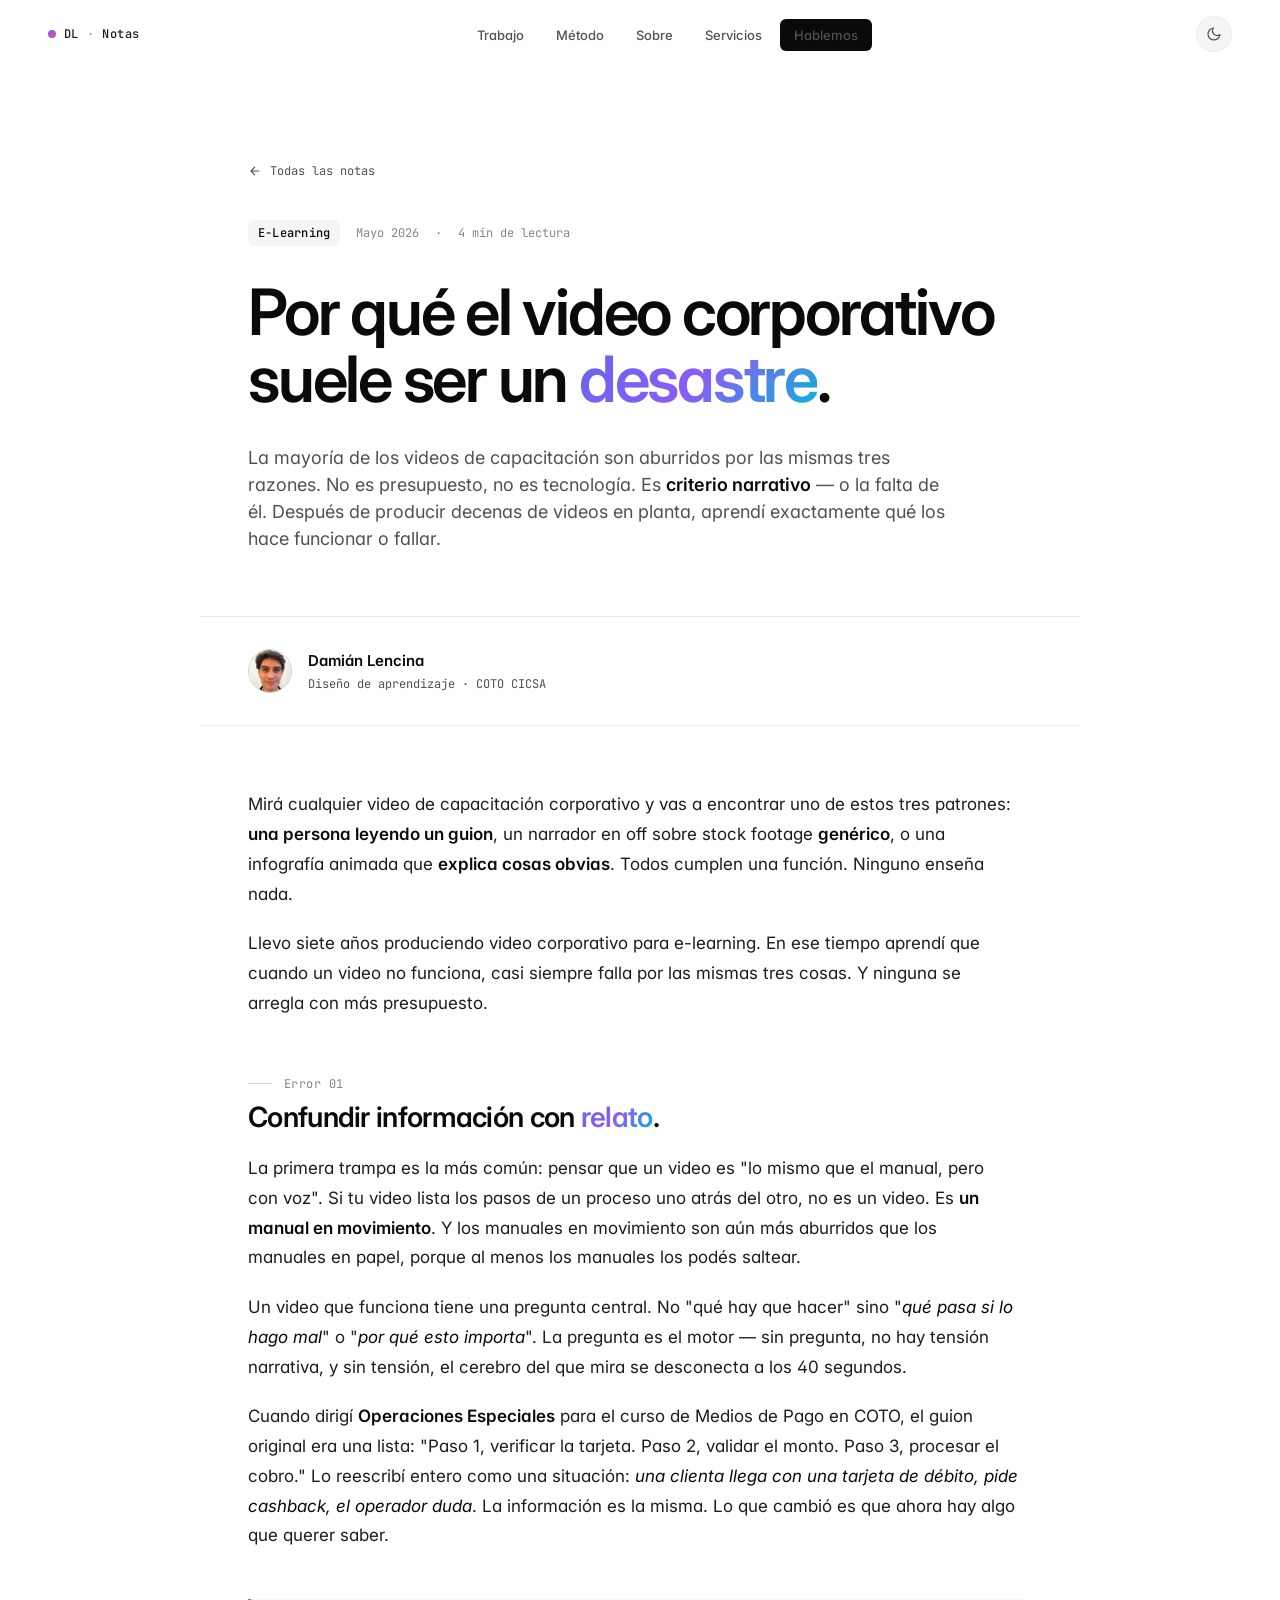
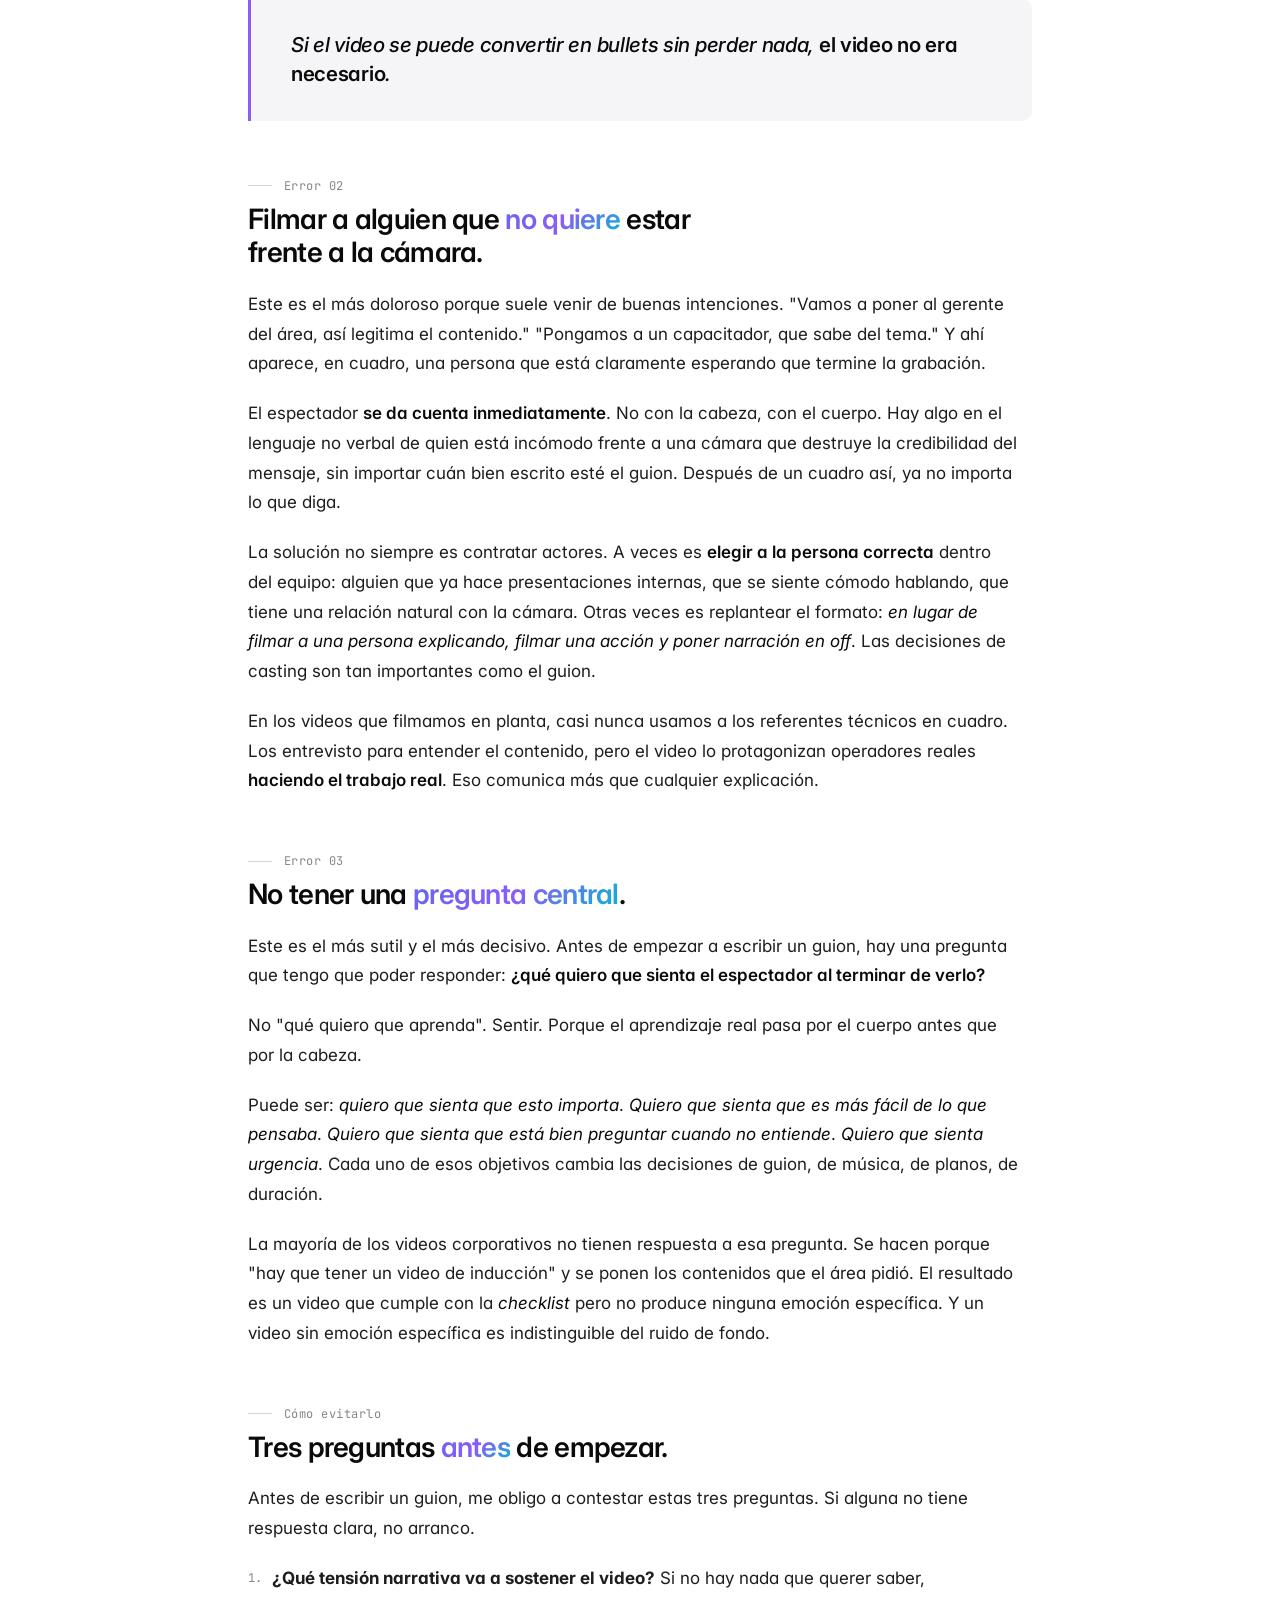
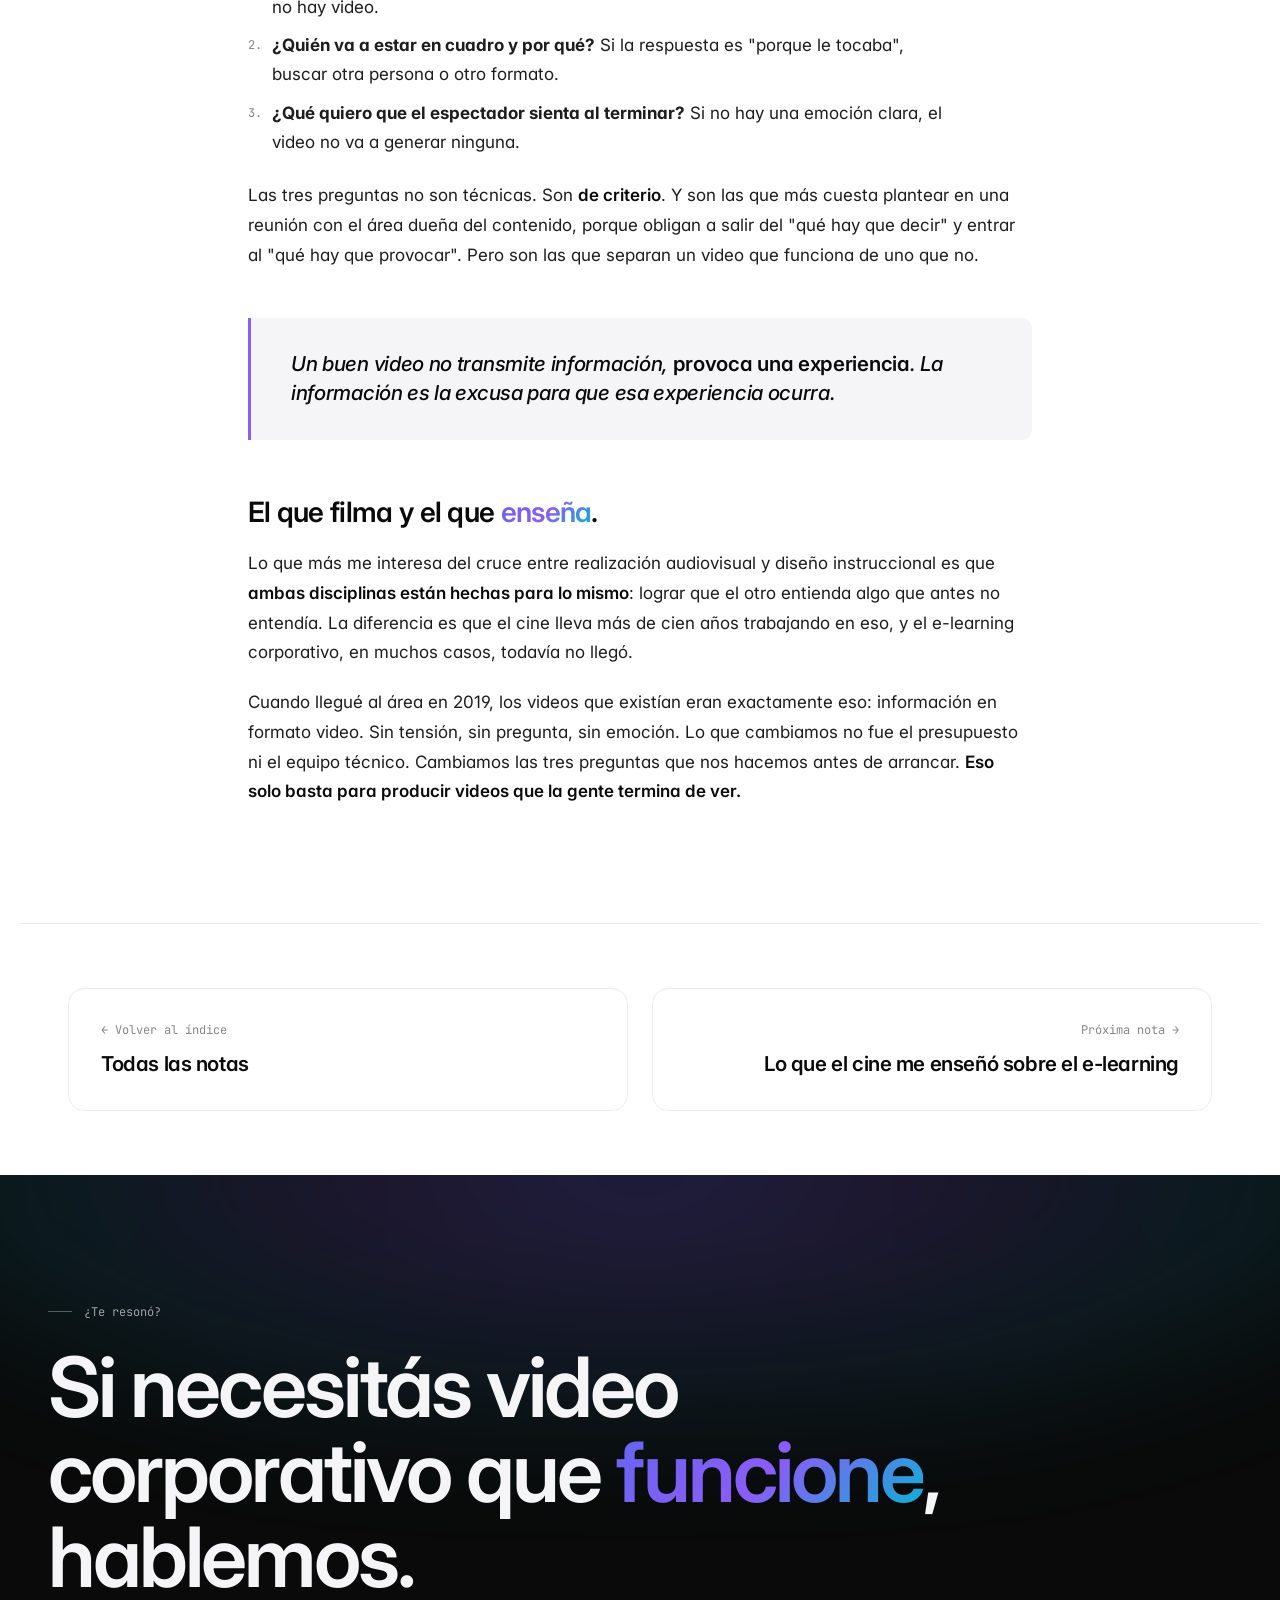
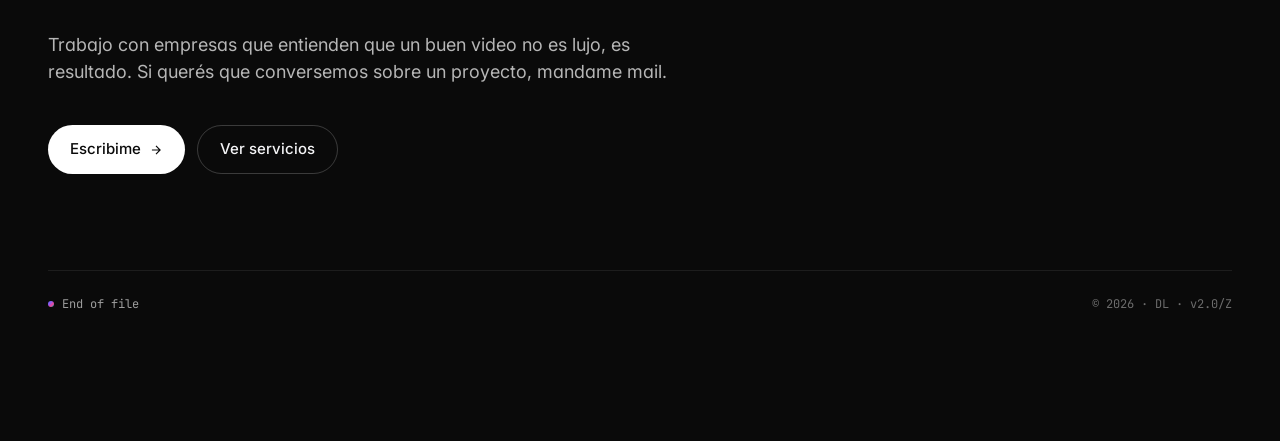
<file: nota_video.html>
<!DOCTYPE html>
<html lang="es">
<head>
  <meta charset="UTF-8">
  <meta name="viewport" content="width=device-width, initial-scale=1.0">
<script>
(function(){
  try{
    var t = localStorage.getItem('dl-theme');
    if(!t){ t = matchMedia('(prefers-color-scheme: dark)').matches ? 'dark' : 'light'; }
    if(t==='dark'){ document.documentElement.setAttribute('data-theme','dark'); }
  }catch(e){}
})();
</script>
  <meta name="theme-color" content="#ffffff">
<title>Por qué el video corporativo suele ser un desastre · Damián Lencina</title>
<meta name="description" content="La mayoría de los videos de capacitación son aburridos por las mismas tres razones. Después de producir decenas de videos en planta, aprendí exactamente qué los hace funcionar o fallar.">
<meta name="author" content="Damián Lencina">

<link rel="canonical" href="https://damianlencina.com/nota_video.html">

<meta property="og:type" content="article">
<meta property="og:locale" content="es_AR">
<meta property="og:site_name" content="Damián Lencina · Portfolio">
<meta property="og:url" content="https://damianlencina.com/nota_video.html">
<meta property="og:title" content="Por qué el video corporativo suele ser un desastre">
<meta property="og:description" content="Tres razones por las que la mayoría de videos de capacitación no funcionan, y qué hacer al respecto.">
<meta property="og:image" content="https://damianlencina.com/img/og_image.jpg">
<meta property="og:image:width" content="1200">
<meta property="og:image:height" content="630">

<meta name="twitter:card" content="summary_large_image">
<meta name="twitter:title" content="Por qué el video corporativo suele ser un desastre">
<meta name="twitter:description" content="Tres razones por las que no funcionan y cómo evitarlas.">
<meta name="twitter:image" content="https://damianlencina.com/img/og_image.jpg">

<link rel="icon" type="image/svg+xml" href="favicon.svg">
<link rel="icon" type="image/png" sizes="32x32" href="favicon-32.png">
<link rel="apple-touch-icon" sizes="180x180" href="apple-touch-icon.png">

<script type="application/ld+json">
{
  "@context": "https://schema.org",
  "@type": "BlogPosting",
  "headline": "Por qué el video corporativo suele ser un desastre",
  "description": "La mayoría de los videos de capacitación son aburridos por las mismas tres razones.",
  "url": "https://damianlencina.com/nota_video.html",
  "author": {
    "@type": "Person",
    "name": "Damián Lencina",
    "url": "https://damianlencina.com/"
  },
  "datePublished": "2026-05-15",
  "image": "https://damianlencina.com/img/og_image.jpg"
}
</script>

<link rel="preconnect" href="https://fonts.googleapis.com">
<link rel="preconnect" href="https://fonts.gstatic.com" crossorigin>
<link href="https://fonts.googleapis.com/css2?family=Inter:wght@300;400;500;600;700&family=JetBrains+Mono:wght@400;500&display=swap" rel="stylesheet">
<link rel="preload" as="style" href="style.css">
<link rel="stylesheet" href="style.css">

<style>
  /* === Layout de nota === */
  .nota-page {
    background: var(--bg);
    color: var(--ink);
  }
  .nota-hero {
    max-width: var(--content-narrow);
    margin: 0 auto;
    padding: 160px var(--side-pad) 64px;
  }
  .nota-meta-top {
    display: flex;
    align-items: center;
    gap: 16px;
    flex-wrap: wrap;
    margin-bottom: 32px;
    font-family: var(--type-mono);
    font-size: var(--t-tag);
    color: var(--ink-dim);
  }
  .nota-meta-top .tag {
    padding: 4px 10px;
    background: var(--bg-tint);
    color: var(--ink);
    border-radius: var(--radius-s);
    letter-spacing: 0.02em;
    font-weight: 500;
  }
  .nota-h1 {
    font-family: 'Inter', sans-serif;
    font-weight: 600;
    font-size: clamp(36px, 5vw, 64px);
    line-height: 1.05;
    letter-spacing: -0.035em;
    color: var(--ink);
    margin-bottom: 32px;
    max-width: 22ch;
  }
  .nota-h1 .grad {
    background: var(--aurora-grad-text);
    -webkit-background-clip: text;
    background-clip: text;
    color: transparent;
  }
  .nota-lead {
    font-size: var(--t-lead);
    line-height: 1.5;
    color: var(--ink-mid);
    max-width: 64ch;
    margin-bottom: 0;
  }
  .nota-lead strong { color: var(--ink); font-weight: 600; }

  .nota-author-strip {
    max-width: var(--content-narrow);
    margin: 0 auto;
    padding: 32px var(--side-pad);
    display: flex;
    align-items: center;
    gap: 16px;
    border-top: 1px solid var(--ink-line-soft);
    border-bottom: 1px solid var(--ink-line-soft);
  }
  .nota-author-img {
    width: 44px; height: 44px;
    border-radius: 50%;
    overflow: hidden;
    flex-shrink: 0;
    border: 1px solid var(--ink-line);
  }
  .nota-author-img img {
    width: 100%; height: 100%;
    object-fit: cover;
    object-position: center 15%;
  }
  .nota-author-info {
    display: flex;
    flex-direction: column;
    gap: 2px;
  }
  .nota-author-name {
    font-size: var(--t-body);
    font-weight: 600;
    color: var(--ink);
  }
  .nota-author-role {
    font-family: var(--type-mono);
    font-size: var(--t-tag);
    color: var(--ink-mid);
  }

  /* === Cuerpo del artículo === */
  .nota-body {
    max-width: var(--content-narrow);
    margin: 0 auto;
    padding: 64px var(--side-pad) 96px;
  }
  .nota-body h2 {
    font-family: 'Inter', sans-serif;
    font-weight: 600;
    font-size: var(--t-h3);
    line-height: 1.2;
    letter-spacing: -0.025em;
    color: var(--ink);
    margin: 56px 0 20px;
    max-width: 28ch;
  }
  .nota-body h2 .grad {
    background: var(--aurora-grad-text);
    -webkit-background-clip: text;
    background-clip: text;
    color: transparent;
  }
  .nota-body h2:first-of-type { margin-top: 0; }
  .nota-body h3 {
    font-family: 'Inter', sans-serif;
    font-weight: 600;
    font-size: var(--t-h4);
    line-height: 1.3;
    letter-spacing: -0.02em;
    color: var(--ink);
    margin: 40px 0 16px;
  }
  .nota-body p {
    font-size: var(--t-body-l);
    line-height: 1.75;
    color: var(--ink-soft);
    margin-bottom: 20px;
    max-width: 70ch;
  }
  .nota-body p strong { color: var(--ink); font-weight: 600; }
  .nota-body p em { color: var(--ink); font-style: italic; }
  .nota-body ul, .nota-body ol {
    margin: 0 0 24px 0;
    padding-left: 0;
    max-width: 70ch;
  }
  .nota-body ul li, .nota-body ol li {
    font-size: var(--t-body-l);
    line-height: 1.7;
    color: var(--ink-soft);
    margin-bottom: 10px;
    padding-left: 24px;
    position: relative;
  }
  .nota-body ul li::before {
    content: '';
    position: absolute;
    left: 0; top: 14px;
    width: 10px; height: 1px;
    background: var(--ink-dim);
  }
  .nota-body ol { counter-reset: nota-counter; }
  .nota-body ol li {
    counter-increment: nota-counter;
  }
  .nota-body ol li::before {
    content: counter(nota-counter) ".";
    position: absolute;
    left: 0;
    font-family: var(--type-mono);
    font-size: var(--t-tag);
    color: var(--ink-dim);
    top: 4px;
  }

  .nota-pullquote {
    margin: 48px 0;
    padding: 32px 32px 32px 40px;
    background: var(--bg-tint);
    border-left: 3px solid var(--aurora-2);
    border-radius: 0 var(--radius-m) var(--radius-m) 0;
    position: relative;
  }
  .nota-pullquote p {
    font-size: var(--t-h4);
    font-weight: 500;
    line-height: 1.4;
    color: var(--ink);
    letter-spacing: -0.015em;
    margin: 0;
    font-style: italic;
  }
  .nota-pullquote p strong { font-style: normal; }

  .nota-section-tag {
    font-family: var(--type-mono);
    font-size: var(--t-tag);
    color: var(--ink-dim);
    margin-top: 56px;
    margin-bottom: 8px;
    display: flex;
    align-items: center;
    gap: 12px;
    letter-spacing: 0.04em;
  }
  .nota-section-tag::before {
    content: '';
    width: 24px; height: 1px;
    background: var(--ink-line);
  }
  .nota-section-tag + h2 { margin-top: 0; }

  /* === Navegación entre notas === */
  .nota-nav {
    max-width: var(--content-width);
    margin: 0 auto;
    padding: 64px var(--side-pad);
    border-top: 1px solid var(--ink-line-soft);
    display: grid;
    grid-template-columns: 1fr 1fr;
    gap: 24px;
  }
  .nota-nav-item {
    padding: 32px;
    border: 1px solid var(--ink-line-soft);
    border-radius: var(--radius-l);
    transition: border-color 0.3s, transform 0.3s var(--ease-out);
    display: block;
  }
  .nota-nav-item:hover {
    border-color: var(--ink-line);
    transform: translateY(-2px);
  }
  .nota-nav-direction {
    font-family: var(--type-mono);
    font-size: var(--t-tag);
    color: var(--ink-dim);
    margin-bottom: 12px;
  }
  .nota-nav-title {
    font-size: var(--t-h4);
    font-weight: 600;
    letter-spacing: -0.02em;
    color: var(--ink);
    line-height: 1.3;
  }
  .nota-nav-item--next { text-align: right; }
  @media (max-width: 720px) {
    .nota-nav { grid-template-columns: 1fr; }
    .nota-nav-item--next { text-align: left; }
  }

  .nota-back-strip {
    max-width: var(--content-narrow);
    margin: 0 auto;
    padding: 32px var(--side-pad);
    border-top: 1px solid var(--ink-line-soft);
    text-align: center;
  }
  .nota-back-strip a {
    font-family: var(--type-mono);
    font-size: var(--t-small);
    color: var(--ink-mid);
    display: inline-flex;
    align-items: center;
    gap: 8px;
    transition: color 0.2s, gap 0.2s var(--ease-out);
  }
  .nota-back-strip a:hover {
    color: var(--ink);
    gap: 12px;
  }
</style>
</head>
<body class="nota-page">
<a href="#main" class="skip-link">Saltar al contenido principal</a>


<nav id="nav">
  <a href="index.html" class="nav-mark">DL <span>·</span> Notas</a>
  <ul class="nav-links" id="navLinks">
    <li><a href="index.html#trabajo">Trabajo</a></li>
    <li><a href="metodo.html">Método</a></li>
    <li><a href="sobre.html">Sobre</a></li>
    <li><a href="servicios.html">Servicios</a></li>
    <li><a href="index.html#contacto" class="nav-cta">Hablemos</a></li>
  </ul>
  <div class="nav-end">
    <button class="theme-toggle" id="themeToggle" aria-label="Cambiar tema claro/oscuro" type="button">
      <svg class="icon-moon" viewBox="0 0 24 24" fill="none" stroke="currentColor" stroke-width="1.8" stroke-linecap="round" stroke-linejoin="round"><path d="M21 12.79A9 9 0 1 1 11.21 3 7 7 0 0 0 21 12.79z"/></svg>
      <svg class="icon-sun" viewBox="0 0 24 24" fill="none" stroke="currentColor" stroke-width="1.8" stroke-linecap="round" stroke-linejoin="round"><circle cx="12" cy="12" r="4"/><path d="M12 2v2M12 20v2M4.93 4.93l1.41 1.41M17.66 17.66l1.41 1.41M2 12h2M20 12h2M4.93 19.07l1.41-1.41M17.66 6.34l1.41-1.41"/></svg>
    </button>
    <button class="nav-hamburger" id="navHamburger" aria-label="Abrir menú" aria-expanded="false">
      <span></span><span></span><span></span>
    </button>
  </div>
</nav>

<div class="scroll-progress" id="scrollProgress"></div>

<article>

<header class="nota-hero">
  <a href="notas.html" class="case-back">
    <svg width="14" height="14" viewBox="0 0 24 24" fill="none" stroke="currentColor" stroke-width="2"><path d="M19 12H5M12 19l-7-7 7-7"/></svg>
    Todas las notas
  </a>

  <div class="nota-meta-top">
    <span class="tag">E-Learning</span>
    <span>Mayo 2026</span>
    <span>·</span>
    <span>4 min de lectura</span>
  </div>

  <h1 class="nota-h1">Por qué el video corporativo suele ser un <span class="grad">desastre</span>.</h1>

  <p class="nota-lead">
    La mayoría de los videos de capacitación son aburridos por las mismas tres razones. No es presupuesto, no es tecnología. Es <strong>criterio narrativo</strong> — o la falta de él. Después de producir decenas de videos en planta, aprendí exactamente qué los hace funcionar o fallar.
  </p>
</header>

<div class="nota-author-strip">
  <div class="nota-author-img">
    <picture><source srcset="img/retrato_avatar.webp" type="image/webp"><img src="img/retrato_avatar.jpg" alt="Damián Lencina" loading="lazy"></picture>
  </div>
  <div class="nota-author-info">
    <span class="nota-author-name">Damián Lencina</span>
    <span class="nota-author-role">Diseño de aprendizaje · COTO CICSA</span>
  </div>
</div>

<section id="main" class="nota-body">

<p>Mirá cualquier video de capacitación corporativo y vas a encontrar uno de estos tres patrones: <strong>una persona leyendo un guion</strong>, un narrador en off sobre stock footage <strong>genérico</strong>, o una infografía animada que <strong>explica cosas obvias</strong>. Todos cumplen una función. Ninguno enseña nada.</p>

<p>Llevo siete años produciendo video corporativo para e-learning. En ese tiempo aprendí que cuando un video no funciona, casi siempre falla por las mismas tres cosas. Y ninguna se arregla con más presupuesto.</p>

<div class="nota-section-tag">Error 01</div>
<h2>Confundir información con <span class="grad">relato</span>.</h2>

<p>La primera trampa es la más común: pensar que un video es "lo mismo que el manual, pero con voz". Si tu video lista los pasos de un proceso uno atrás del otro, no es un video. Es <strong>un manual en movimiento</strong>. Y los manuales en movimiento son aún más aburridos que los manuales en papel, porque al menos los manuales los podés saltear.</p>

<p>Un video que funciona tiene una pregunta central. No "qué hay que hacer" sino "<em>qué pasa si lo hago mal</em>" o "<em>por qué esto importa</em>". La pregunta es el motor — sin pregunta, no hay tensión narrativa, y sin tensión, el cerebro del que mira se desconecta a los 40 segundos.</p>

<p>Cuando dirigí <strong>Operaciones Especiales</strong> para el curso de Medios de Pago en COTO, el guion original era una lista: "Paso 1, verificar la tarjeta. Paso 2, validar el monto. Paso 3, procesar el cobro." Lo reescribí entero como una situación: <em>una clienta llega con una tarjeta de débito, pide cashback, el operador duda</em>. La información es la misma. Lo que cambió es que ahora hay algo que querer saber.</p>

<div class="nota-pullquote">
  <p>Si el video se puede convertir en bullets sin perder nada, <strong>el video no era necesario</strong>.</p>
</div>

<div class="nota-section-tag">Error 02</div>
<h2>Filmar a alguien que <span class="grad">no quiere</span> estar frente a la cámara.</h2>

<p>Este es el más doloroso porque suele venir de buenas intenciones. "Vamos a poner al gerente del área, así legitima el contenido." "Pongamos a un capacitador, que sabe del tema." Y ahí aparece, en cuadro, una persona que está claramente esperando que termine la grabación.</p>

<p>El espectador <strong>se da cuenta inmediatamente</strong>. No con la cabeza, con el cuerpo. Hay algo en el lenguaje no verbal de quien está incómodo frente a una cámara que destruye la credibilidad del mensaje, sin importar cuán bien escrito esté el guion. Después de un cuadro así, ya no importa lo que diga.</p>

<p>La solución no siempre es contratar actores. A veces es <strong>elegir a la persona correcta</strong> dentro del equipo: alguien que ya hace presentaciones internas, que se siente cómodo hablando, que tiene una relación natural con la cámara. Otras veces es replantear el formato: <em>en lugar de filmar a una persona explicando, filmar una acción y poner narración en off</em>. Las decisiones de casting son tan importantes como el guion.</p>

<p>En los videos que filmamos en planta, casi nunca usamos a los referentes técnicos en cuadro. Los entrevisto para entender el contenido, pero el video lo protagonizan operadores reales <strong>haciendo el trabajo real</strong>. Eso comunica más que cualquier explicación.</p>

<div class="nota-section-tag">Error 03</div>
<h2>No tener una <span class="grad">pregunta central</span>.</h2>

<p>Este es el más sutil y el más decisivo. Antes de empezar a escribir un guion, hay una pregunta que tengo que poder responder: <strong>¿qué quiero que sienta el espectador al terminar de verlo?</strong></p>

<p>No "qué quiero que aprenda". Sentir. Porque el aprendizaje real pasa por el cuerpo antes que por la cabeza.</p>

<p>Puede ser: <em>quiero que sienta que esto importa</em>. <em>Quiero que sienta que es más fácil de lo que pensaba</em>. <em>Quiero que sienta que está bien preguntar cuando no entiende</em>. <em>Quiero que sienta urgencia</em>. Cada uno de esos objetivos cambia las decisiones de guion, de música, de planos, de duración.</p>

<p>La mayoría de los videos corporativos no tienen respuesta a esa pregunta. Se hacen porque "hay que tener un video de inducción" y se ponen los contenidos que el área pidió. El resultado es un video que cumple con la <em>checklist</em> pero no produce ninguna emoción específica. Y un video sin emoción específica es indistinguible del ruido de fondo.</p>

<div class="nota-section-tag">Cómo evitarlo</div>
<h2>Tres preguntas <span class="grad">antes</span> de empezar.</h2>

<p>Antes de escribir un guion, me obligo a contestar estas tres preguntas. Si alguna no tiene respuesta clara, no arranco.</p>

<ol>
  <li><strong>¿Qué tensión narrativa va a sostener el video?</strong> Si no hay nada que querer saber, no hay video.</li>
  <li><strong>¿Quién va a estar en cuadro y por qué?</strong> Si la respuesta es "porque le tocaba", buscar otra persona o otro formato.</li>
  <li><strong>¿Qué quiero que el espectador sienta al terminar?</strong> Si no hay una emoción clara, el video no va a generar ninguna.</li>
</ol>

<p>Las tres preguntas no son técnicas. Son <strong>de criterio</strong>. Y son las que más cuesta plantear en una reunión con el área dueña del contenido, porque obligan a salir del "qué hay que decir" y entrar al "qué hay que provocar". Pero son las que separan un video que funciona de uno que no.</p>

<div class="nota-pullquote">
  <p>Un buen video no transmite información, <strong>provoca una experiencia</strong>. La información es la excusa para que esa experiencia ocurra.</p>
</div>

<h2>El que filma y el que <span class="grad">enseña</span>.</h2>

<p>Lo que más me interesa del cruce entre realización audiovisual y diseño instruccional es que <strong>ambas disciplinas están hechas para lo mismo</strong>: lograr que el otro entienda algo que antes no entendía. La diferencia es que el cine lleva más de cien años trabajando en eso, y el e-learning corporativo, en muchos casos, todavía no llegó.</p>

<p>Cuando llegué al área en 2019, los videos que existían eran exactamente eso: información en formato video. Sin tensión, sin pregunta, sin emoción. Lo que cambiamos no fue el presupuesto ni el equipo técnico. Cambiamos las tres preguntas que nos hacemos antes de arrancar. <strong>Eso solo basta para producir videos que la gente termina de ver.</strong></p>

</section>

</article>

<!-- NAV entre notas -->
<div class="nota-nav">
  <a href="notas.html" class="nota-nav-item">
    <div class="nota-nav-direction">← Volver al índice</div>
    <div class="nota-nav-title">Todas las notas</div>
  </a>
  <a href="nota_cine.html" class="nota-nav-item nota-nav-item--next">
    <div class="nota-nav-direction">Próxima nota →</div>
    <div class="nota-nav-title">Lo que el cine me enseñó sobre el e-learning</div>
  </a>
</div>

<!-- Footer CTA -->
<section class="footer-cta" id="contacto">
  <div class="footer-inner">
    <div>
      <div class="footer-cta-tag">¿Te resonó?</div>
      <h2>Si necesitás video corporativo que <span class="grad">funcione</span>, hablemos.</h2>
      <p class="footer-cta-sub">Trabajo con empresas que entienden que un buen video no es lujo, es resultado. Si querés que conversemos sobre un proyecto, mandame mail.</p>
      <div class="contact-actions">
        <a href="mailto:dami.lencina21@gmail.com" class="btn btn-light">
          Escribime
          <svg class="btn-arrow" width="14" height="14" viewBox="0 0 24 24" fill="none" stroke="currentColor" stroke-width="2"><path d="M5 12h14M12 5l7 7-7 7"/></svg>
        </a>
        <a href="servicios.html" class="btn btn-dark-ghost">Ver servicios</a>
      </div>
    </div>

    <div class="footer-fin">
      <div class="footer-fin-text">End of file</div>
      <div class="footer-fin-meta">© <span class="footer-year">2026</span> · DL · v2.0/Z</div>
    </div>
  </div>
</section>

<button class="back-to-top" id="backToTop" aria-label="Volver arriba">↑</button>

<script src="script.js"></script>
</body>
</html>
</file>
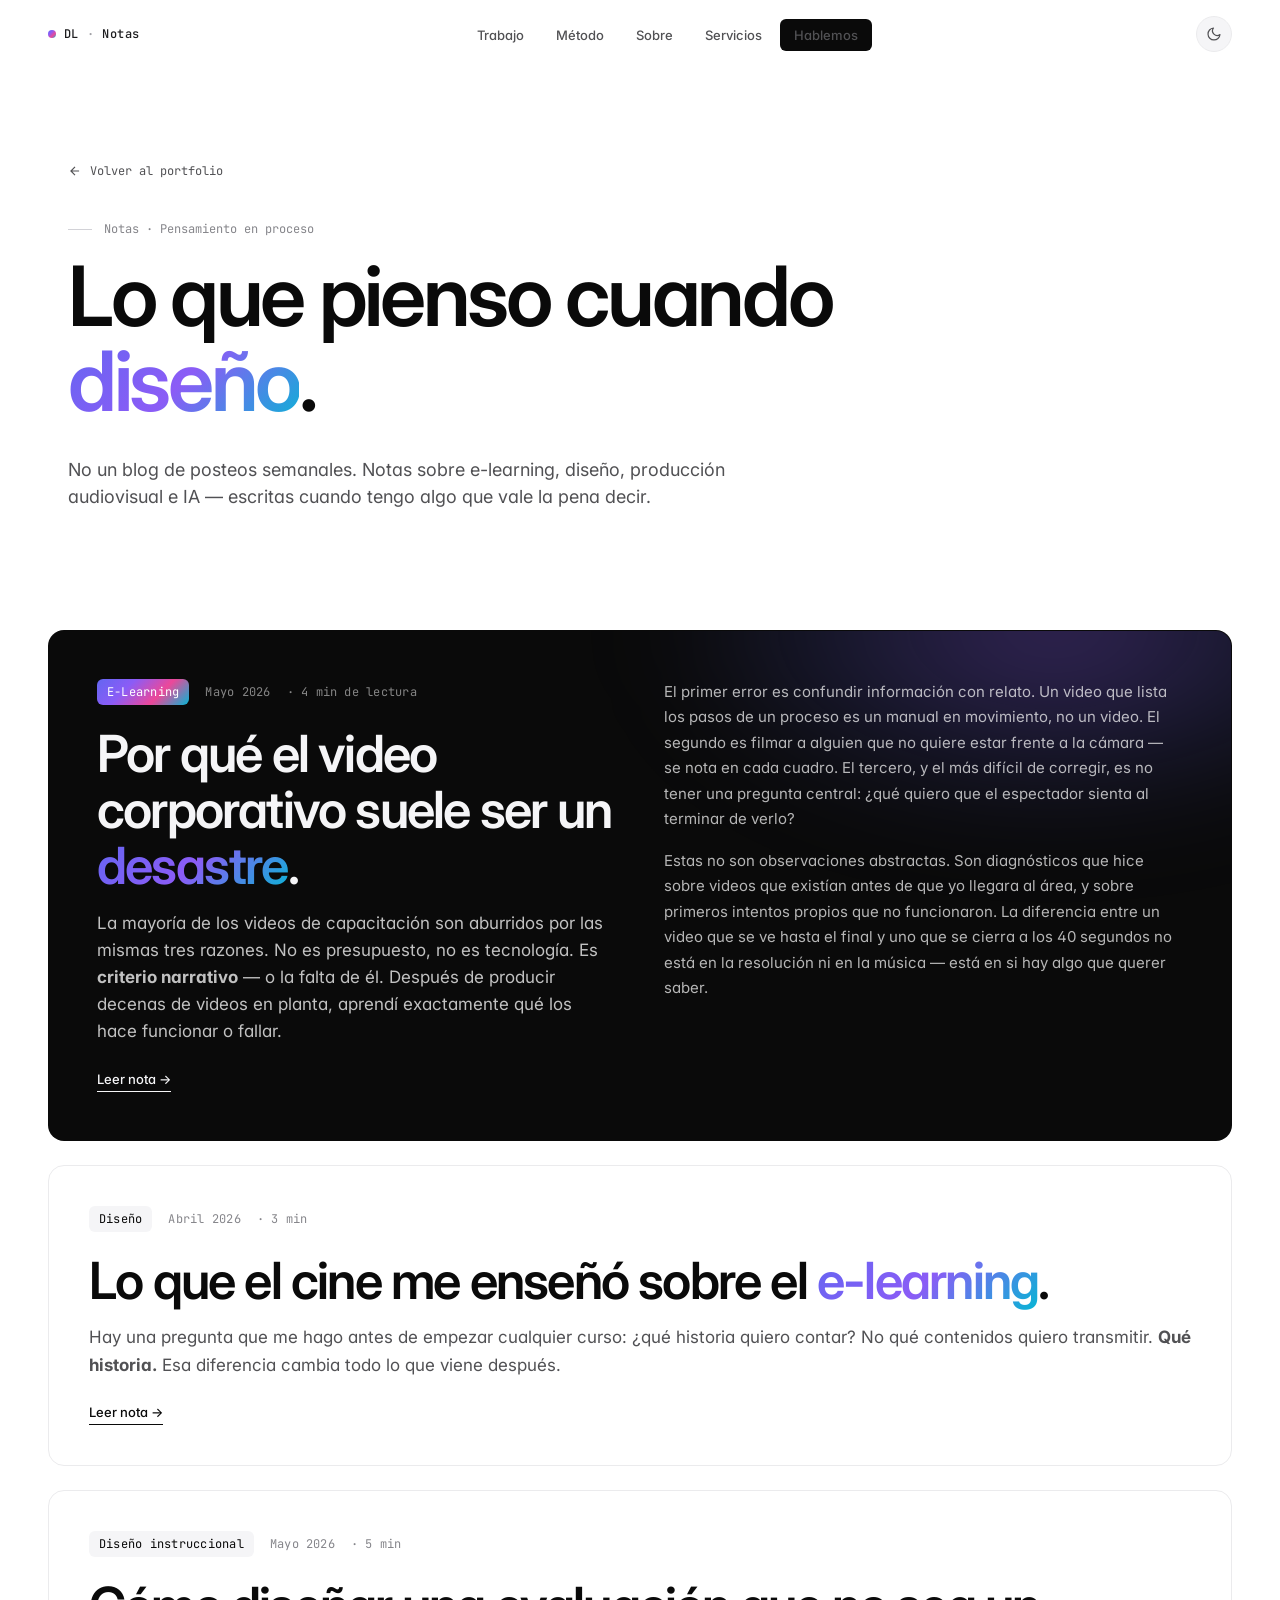
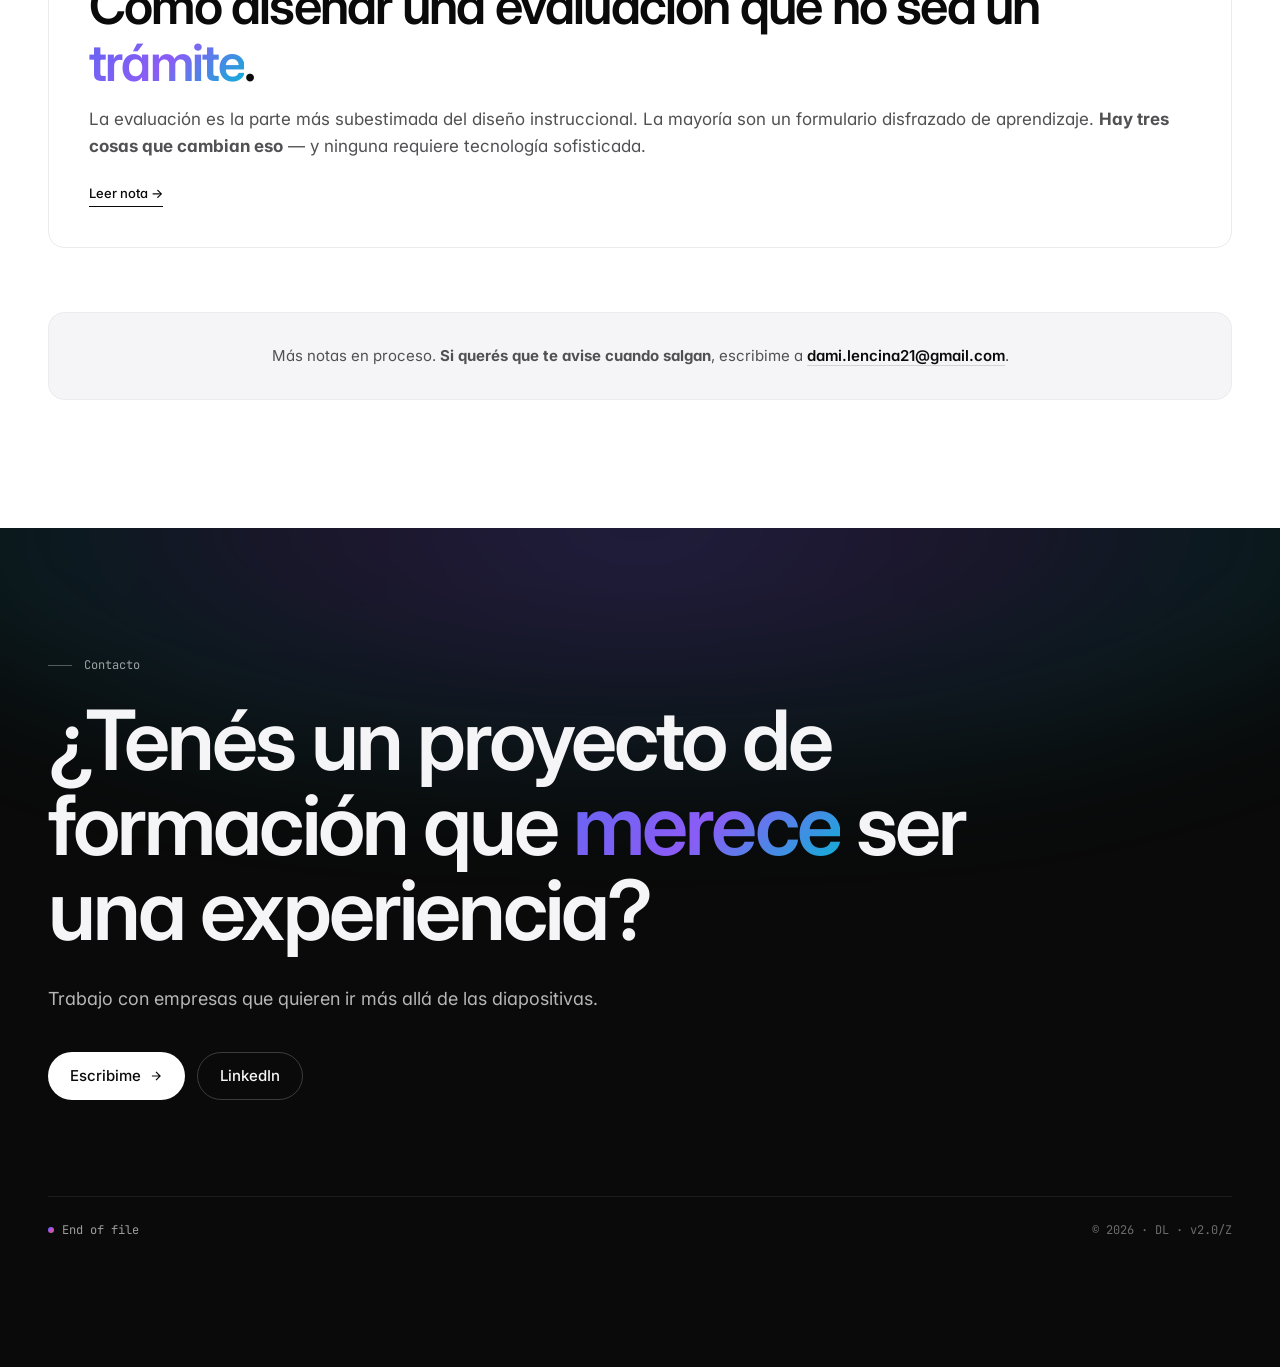
<file: notas.html>
<!DOCTYPE html>
<html lang="es">
<head>
  <meta charset="UTF-8">
  <meta name="viewport" content="width=device-width, initial-scale=1.0">
<script>
(function(){
  try{
    var t = localStorage.getItem('dl-theme');
    if(!t){ t = matchMedia('(prefers-color-scheme: dark)').matches ? 'dark' : 'light'; }
    if(t==='dark'){ document.documentElement.setAttribute('data-theme','dark'); }
  }catch(e){}
})();
</script>
  <meta name="theme-color" content="#ffffff">
<title>Notas — Pensamiento en proceso · Damián Lencina</title>
<meta name="description" content="Notas sobre e-learning corporativo, diseño instruccional, producción audiovisual e IA aplicada a la formación.">
<meta name="author" content="Damián Lencina">

<link rel="canonical" href="https://damianlencina.com/notas.html">

<!-- Open Graph -->
<meta property="og:type" content="article">
<meta property="og:locale" content="es_AR">
<meta property="og:site_name" content="Damián Lencina · Portfolio">
<meta property="og:url" content="https://damianlencina.com/notas.html">
<meta property="og:title" content="Notas — Pensamiento en proceso · Damián Lencina">
<meta property="og:description" content="Notas sobre e-learning corporativo, diseño instruccional, producción audiovisual e IA aplicada a la formación.">
<meta property="og:image" content="https://damianlencina.com/img/og_image.jpg">
<meta property="og:image:width" content="1200">
<meta property="og:image:height" content="630">
<meta property="og:image:alt" content="Notas — Damián Lencina">

<!-- Twitter Card -->
<meta name="twitter:card" content="summary_large_image">
<meta name="twitter:title" content="Notas — Pensamiento en proceso · Damián Lencina">
<meta name="twitter:description" content="Notas sobre e-learning corporativo, diseño instruccional, producción audiovisual e IA aplicada a la formación.">
<meta name="twitter:image" content="https://damianlencina.com/img/og_image.jpg">

<!-- Favicons -->
<link rel="icon" type="image/svg+xml" href="favicon.svg">
<link rel="icon" type="image/png" sizes="32x32" href="favicon-32.png">
<link rel="apple-touch-icon" sizes="180x180" href="apple-touch-icon.png">

<script type="application/ld+json">
{
  "@context": "https://schema.org",
  "@type": "Blog",
  "name": "Notas — Damián Lencina",
  "description": "Notas sobre e-learning corporativo, diseño instruccional, producción audiovisual e IA aplicada a la formación.",
  "url": "https://damianlencina.com/notas.html",
  "author": { "@type": "Person", "name": "Damián Lencina" }
}
</script>

<link rel="preconnect" href="https://fonts.googleapis.com">
  <link rel="preconnect" href="https://fonts.gstatic.com" crossorigin>
  <link href="https://fonts.googleapis.com/css2?family=Inter:wght@300;400;500;600;700&family=JetBrains+Mono:wght@400;500&display=swap" rel="stylesheet">
  <link rel="preload" as="style" href="style.css">
<link rel="stylesheet" href="style.css">
  <style>
    .notas-hero {
      padding: 160px var(--side-pad) 80px;
      max-width: var(--content-width);
      margin: 0 auto;
      position: relative;
    }
    .notas-hero h1 {
      font-family: 'Inter', sans-serif;
      font-weight: 600;
      font-size: var(--t-h1);
      line-height: 1.02;
      letter-spacing: -0.04em;
      color: var(--ink);
      margin-bottom: 32px;
      max-width: 18ch;
    }
    .notas-hero h1 .grad {
      background: var(--aurora-grad-text);
      -webkit-background-clip: text;
      background-clip: text;
      color: transparent;
    }
    .notas-hero p {
      font-size: var(--t-lead);
      line-height: 1.5;
      color: var(--ink-mid);
      max-width: 60ch;
    }

    .notas-wrap {
      max-width: var(--content-width);
      margin: 0 auto;
      display: flex;
      flex-direction: column;
      gap: 24px;
    }

    .nota-card {
      background: var(--bg);
      border: 1px solid var(--ink-line-soft);
      border-radius: var(--radius-l);
      padding: 40px;
      transition: border-color 0.3s, transform 0.3s var(--ease-out), box-shadow 0.3s;
      cursor: pointer;
    }
    .nota-card:hover {
      border-color: var(--ink-line);
      transform: translateY(-4px);
      box-shadow: var(--shadow-m);
    }
    .nota-card--featured {
      background: var(--bg-dark);
      color: var(--ink-invert);
      border-color: transparent;
      position: relative;
      overflow: hidden;
      display: grid;
      grid-template-columns: 1fr 1fr;
      gap: 48px;
      padding: 48px;
    }
    .nota-card--featured::before {
      content: '';
      position: absolute;
      top: -40%; right: -20%;
      width: 70%; height: 80%;
      background: radial-gradient(ellipse, rgba(139,92,246,0.35) 0%, rgba(99,102,241,0.15) 40%, transparent 70%);
      filter: blur(50px);
      pointer-events: none;
    }
    .nota-card--featured > * { position: relative; z-index: 1; }

    .nota-meta {
      display: flex;
      align-items: center;
      gap: 16px;
      flex-wrap: wrap;
      margin-bottom: 20px;
      font-family: var(--type-mono);
      font-size: var(--t-tag);
      color: var(--ink-dim);
    }
    .nota-card--featured .nota-meta { color: rgba(255,255,255,0.5); }
    .nota-tag {
      padding: 4px 10px;
      background: var(--bg-tint);
      color: var(--ink);
      border-radius: var(--radius-s);
      letter-spacing: 0.02em;
    }
    .nota-card--featured .nota-tag {
      background: var(--aurora-grad);
      color: var(--bg);
    }
    .nota-date { letter-spacing: 0.02em; }
    .nota-time { letter-spacing: 0.02em; }

    .nota-title {
      font-family: 'Inter', sans-serif;
      font-weight: 600;
      font-size: var(--t-h2);
      line-height: 1.1;
      letter-spacing: -0.035em;
      color: var(--ink);
      margin-bottom: 16px;
    }
    .nota-card--featured .nota-title { color: var(--ink-invert); }
    .nota-title .grad {
      background: var(--aurora-grad-text);
      -webkit-background-clip: text;
      background-clip: text;
      color: transparent;
    }

    .nota-desc {
      font-size: var(--t-body-l);
      line-height: 1.6;
      color: var(--ink-mid);
      margin-bottom: 20px;
    }
    .nota-card--featured .nota-desc { color: rgba(255,255,255,0.75); }

    .nota-body {
      font-size: var(--t-body);
      line-height: 1.7;
      color: rgba(255,255,255,0.7);
    }
    .nota-body p { margin-bottom: 16px; }

    .nota-cta {
      display: inline-flex;
      align-items: center;
      gap: 6px;
      font-size: var(--t-small);
      font-weight: 500;
      color: var(--ink);
      border-bottom: 1px solid var(--ink);
      padding-bottom: 2px;
      transition: gap 0.2s var(--ease-out);
    }
    .nota-card:hover .nota-cta { gap: 12px; }
    .nota-card--featured .nota-cta {
      color: var(--ink-invert);
      border-bottom-color: var(--ink-invert);
    }

    .notas-wip {
      max-width: var(--content-width);
      margin: 64px auto 0;
      padding: 32px 40px;
      background: var(--bg-tint);
      border: 1px solid var(--ink-line-soft);
      border-radius: var(--radius-l);
      text-align: center;
    }
    .notas-wip p {
      font-size: var(--t-body);
      color: var(--ink-mid);
      line-height: 1.5;
    }
    .notas-wip a {
      color: var(--ink);
      font-weight: 600;
      border-bottom: 1px solid var(--ink-line);
      transition: border-color 0.2s;
    }
    .notas-wip a:hover { border-bottom-color: var(--ink); }

    @media (max-width: 720px) {
      .nota-card--featured {
        grid-template-columns: 1fr;
        gap: 24px;
        padding: 32px 24px;
      }
      .nota-card { padding: 28px 24px; }
    }
  </style>
</head>
<body class="case-page">
<a href="#main" class="skip-link">Saltar al contenido principal</a>


<!-- NAV -->
<nav id="nav">
  <a href="index.html" class="nav-mark">DL <span>·</span> Notas</a>
  <ul class="nav-links" id="navLinks">
    <li><a href="index.html#trabajo">Trabajo</a></li>
    <li><a href="metodo.html">Método</a></li>
    <li><a href="sobre.html">Sobre</a></li>
    <li><a href="servicios.html">Servicios</a></li>
    <li><a href="index.html#contacto" class="nav-cta">Hablemos</a></li>
  </ul>
  <div class="nav-end">
    <button class="theme-toggle" id="themeToggle" aria-label="Cambiar tema claro/oscuro" type="button">
      <svg class="icon-moon" viewBox="0 0 24 24" fill="none" stroke="currentColor" stroke-width="1.8" stroke-linecap="round" stroke-linejoin="round"><path d="M21 12.79A9 9 0 1 1 11.21 3 7 7 0 0 0 21 12.79z"/></svg>
      <svg class="icon-sun" viewBox="0 0 24 24" fill="none" stroke="currentColor" stroke-width="1.8" stroke-linecap="round" stroke-linejoin="round"><circle cx="12" cy="12" r="4"/><path d="M12 2v2M12 20v2M4.93 4.93l1.41 1.41M17.66 17.66l1.41 1.41M2 12h2M20 12h2M4.93 19.07l1.41-1.41M17.66 6.34l1.41-1.41"/></svg>
    </button>
    <button class="nav-hamburger" id="navHamburger" aria-label="Abrir menú" aria-expanded="false">
      <span></span><span></span><span></span>
    </button>
  </div>
</nav>

<div class="scroll-progress" id="scrollProgress"></div>

<!-- HERO -->
<section id="main" class="notas-hero">
  <a href="index.html" class="case-back">
    <svg width="14" height="14" viewBox="0 0 24 24" fill="none" stroke="currentColor" stroke-width="2"><path d="M19 12H5M12 19l-7-7 7-7"/></svg>
    Volver al portfolio
  </a>

  <div class="case-tag">Notas · Pensamiento en proceso</div>

  <h1>
    Lo que pienso cuando <span class="grad">diseño</span>.
  </h1>

  <p>
    No un blog de posteos semanales. Notas sobre e-learning, diseño, producción audiovisual e IA — escritas cuando tengo algo que vale la pena decir.
  </p>
</section>

<!-- Notas -->
<section style="padding: 40px var(--side-pad) var(--gap-3xl);">
  <div class="notas-wrap reveal-stagger">

    <!-- Nota featured -->
    <a href="nota_video.html" class="nota-card nota-card--featured" style="text-decoration: none;">
      <div>
        <div class="nota-meta">
          <span class="nota-tag">E-Learning</span>
          <span class="nota-date">Mayo 2026</span>
          <span class="nota-time">· 4 min de lectura</span>
        </div>
        <h2 class="nota-title">Por qué el video corporativo suele ser un <span class="grad">desastre</span>.</h2>
        <p class="nota-desc">
          La mayoría de los videos de capacitación son aburridos por las mismas tres razones. No es presupuesto, no es tecnología. Es <strong>criterio narrativo</strong> — o la falta de él. Después de producir decenas de videos en planta, aprendí exactamente qué los hace funcionar o fallar.
        </p>
        <span class="nota-cta">Leer nota →</span>
      </div>
      <div class="nota-body">
        <p>El primer error es confundir información con relato. Un video que lista los pasos de un proceso es un manual en movimiento, no un video. El segundo es filmar a alguien que no quiere estar frente a la cámara — se nota en cada cuadro. El tercero, y el más difícil de corregir, es no tener una pregunta central: ¿qué quiero que el espectador sienta al terminar de verlo?</p>
        <p>Estas no son observaciones abstractas. Son diagnósticos que hice sobre videos que existían antes de que yo llegara al área, y sobre primeros intentos propios que no funcionaron. La diferencia entre un video que se ve hasta el final y uno que se cierra a los 40 segundos no está en la resolución ni en la música — está en si hay algo que querer saber.</p>
      </div>
    </a>

    <!-- Nota 2 -->
    <a href="nota_cine.html" class="nota-card" style="text-decoration: none;">
      <div class="nota-meta">
        <span class="nota-tag">Diseño</span>
        <span class="nota-date">Abril 2026</span>
        <span class="nota-time">· 3 min</span>
      </div>
      <h2 class="nota-title">Lo que el cine me enseñó sobre el <span class="grad">e-learning</span>.</h2>
      <p class="nota-desc">
        Hay una pregunta que me hago antes de empezar cualquier curso: ¿qué historia quiero contar? No qué contenidos quiero transmitir. <strong>Qué historia.</strong> Esa diferencia cambia todo lo que viene después.
      </p>
      <span class="nota-cta">Leer nota →</span>
    </a>

    <!-- Nota 3 -->
    <a href="nota_evaluacion.html" class="nota-card" style="text-decoration: none;">
      <div class="nota-meta">
        <span class="nota-tag">Diseño instruccional</span>
        <span class="nota-date">Mayo 2026</span>
        <span class="nota-time">· 5 min</span>
      </div>
      <h2 class="nota-title">Cómo diseñar una evaluación que no sea un <span class="grad">trámite</span>.</h2>
      <p class="nota-desc">
        La evaluación es la parte más subestimada del diseño instruccional. La mayoría son un formulario disfrazado de aprendizaje. <strong>Hay tres cosas que cambian eso</strong> — y ninguna requiere tecnología sofisticada.
      </p>
      <span class="nota-cta">Leer nota →</span>
    </a>

  </div>

  <!-- WIP -->
  <div class="notas-wip reveal">
    <p>Más notas en proceso. <strong>Si querés que te avise cuando salgan</strong>, escribime a <a href="mailto:dami.lencina21@gmail.com">dami.lencina21@gmail.com</a>.</p>
  </div>
</section>

<!-- Footer CTA -->
<section class="footer-cta" id="contacto">
  <div class="footer-inner">
    <div>
      <div class="footer-cta-tag">Contacto</div>
      <h2>¿Tenés un proyecto de formación que <span class="grad">merece</span> ser una experiencia?</h2>
      <p class="footer-cta-sub">Trabajo con empresas que quieren ir más allá de las diapositivas.</p>
      <div class="contact-actions">
        <a href="mailto:dami.lencina21@gmail.com" class="btn btn-light">
          Escribime
          <svg class="btn-arrow" width="14" height="14" viewBox="0 0 24 24" fill="none" stroke="currentColor" stroke-width="2"><path d="M5 12h14M12 5l7 7-7 7"/></svg>
        </a>
        <a href="https://www.linkedin.com/in/damian-ezequiel-lencina/" target="_blank" rel="noopener" class="btn btn-dark-ghost">LinkedIn</a>
      </div>
    </div>

    <div class="footer-fin">
      <div class="footer-fin-text">End of file</div>
      <div class="footer-fin-meta">© <span class="footer-year">2026</span> · DL · v2.0/Z</div>
    </div>
  </div>
</section>

<button class="back-to-top" id="backToTop" aria-label="Volver arriba">↑</button>

<script src="script.js"></script>
</body>
</html>
</file>
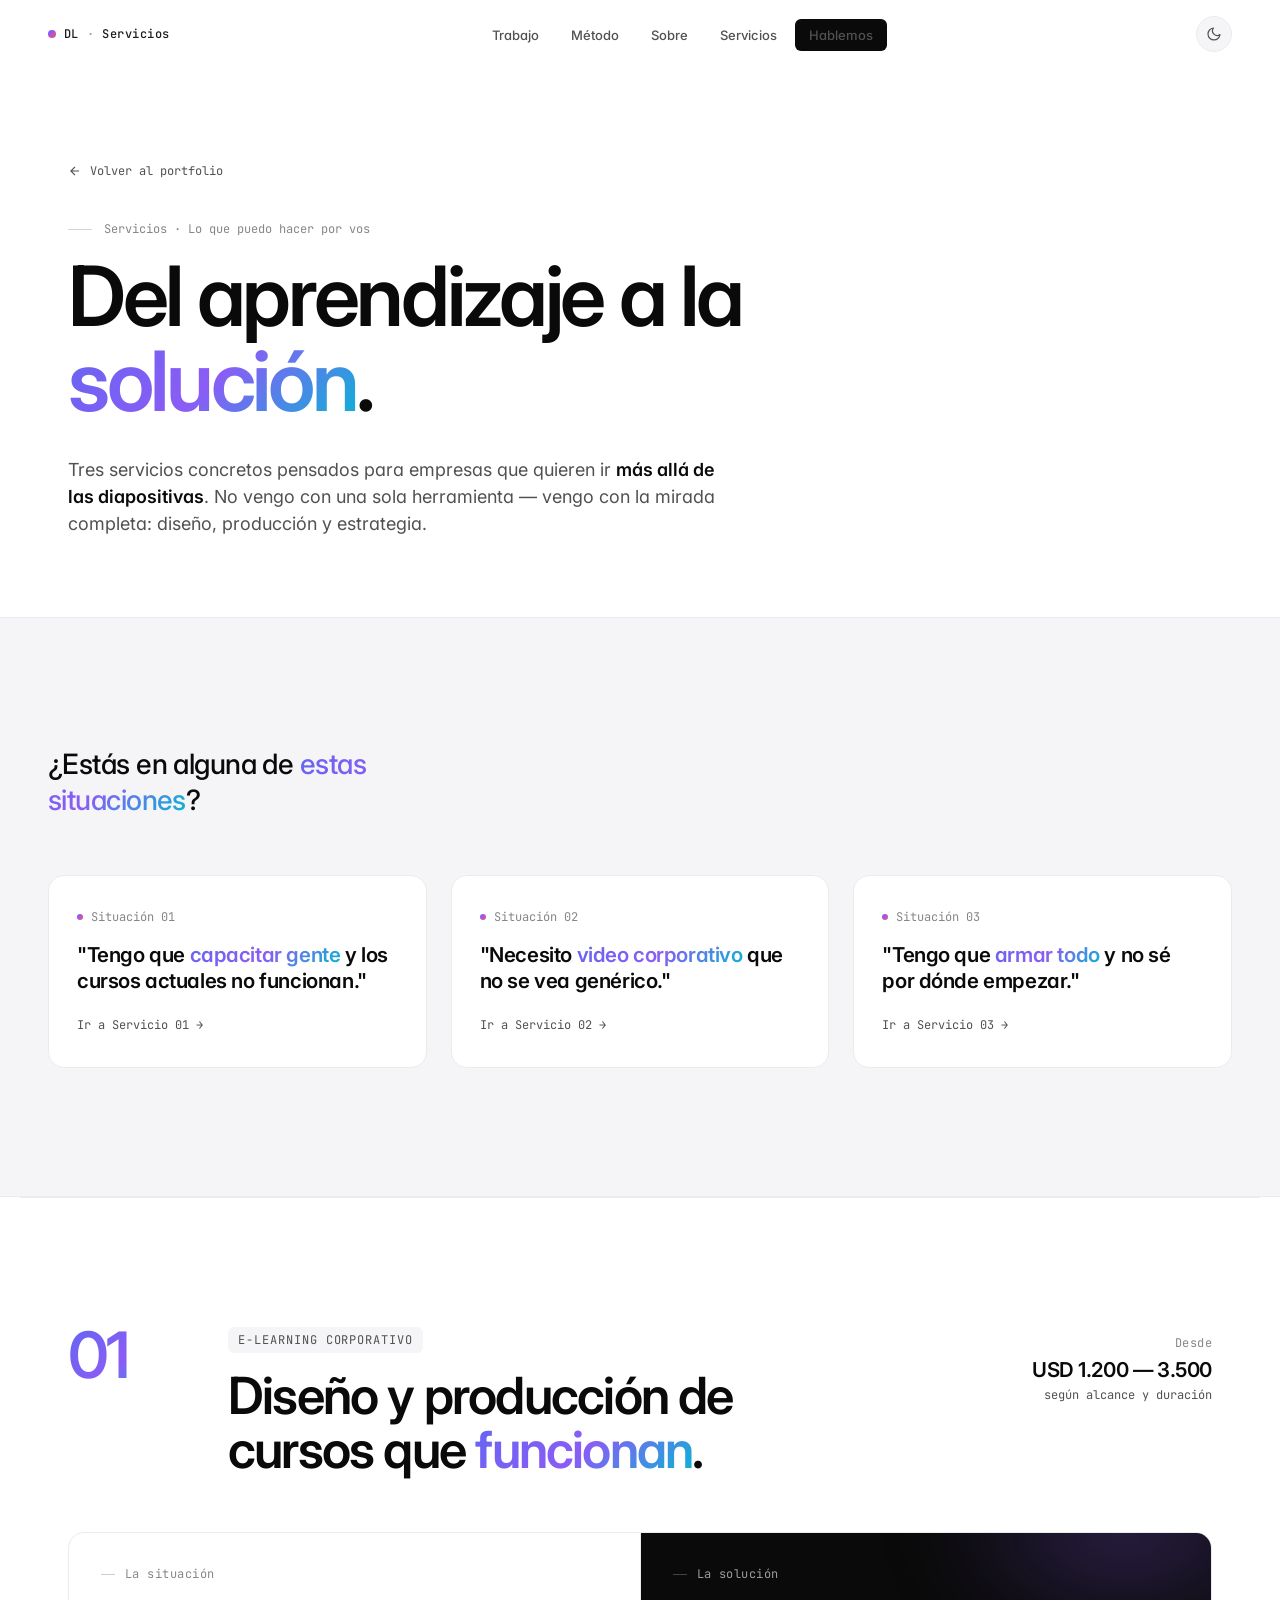
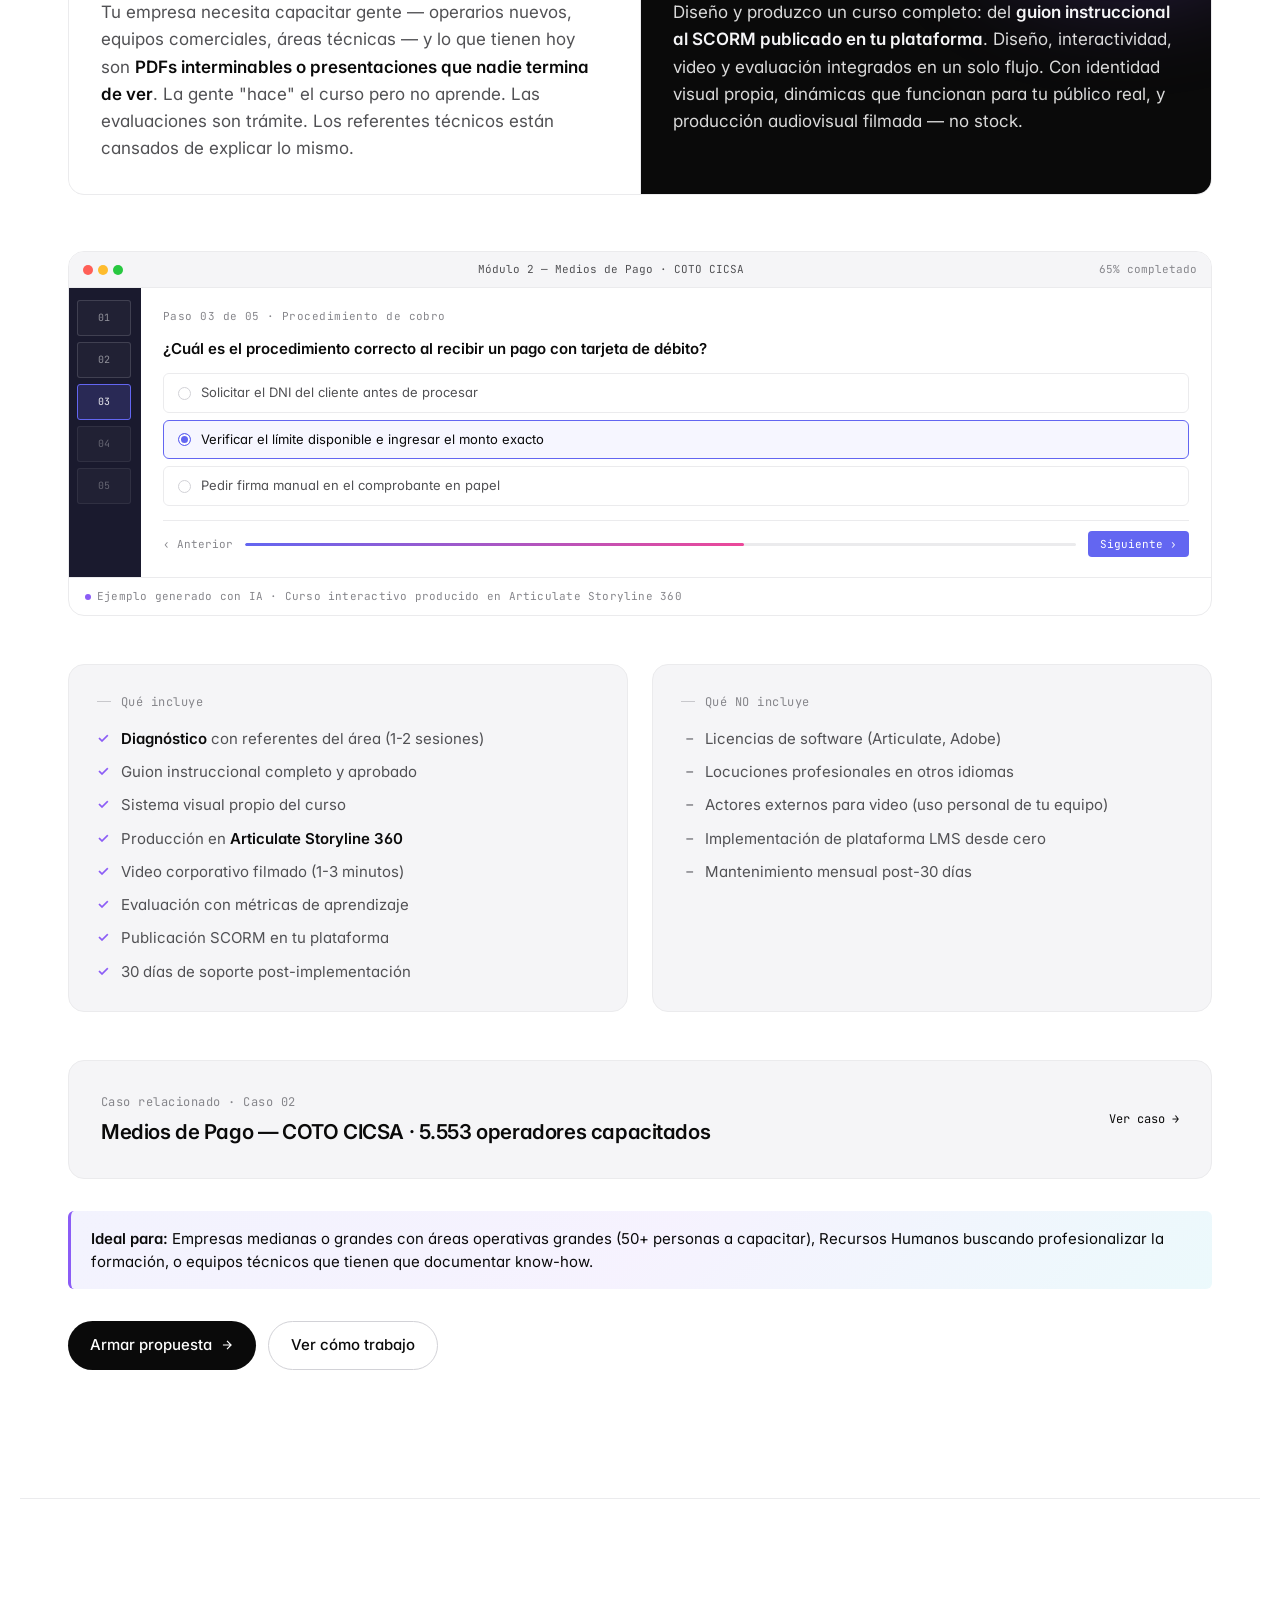
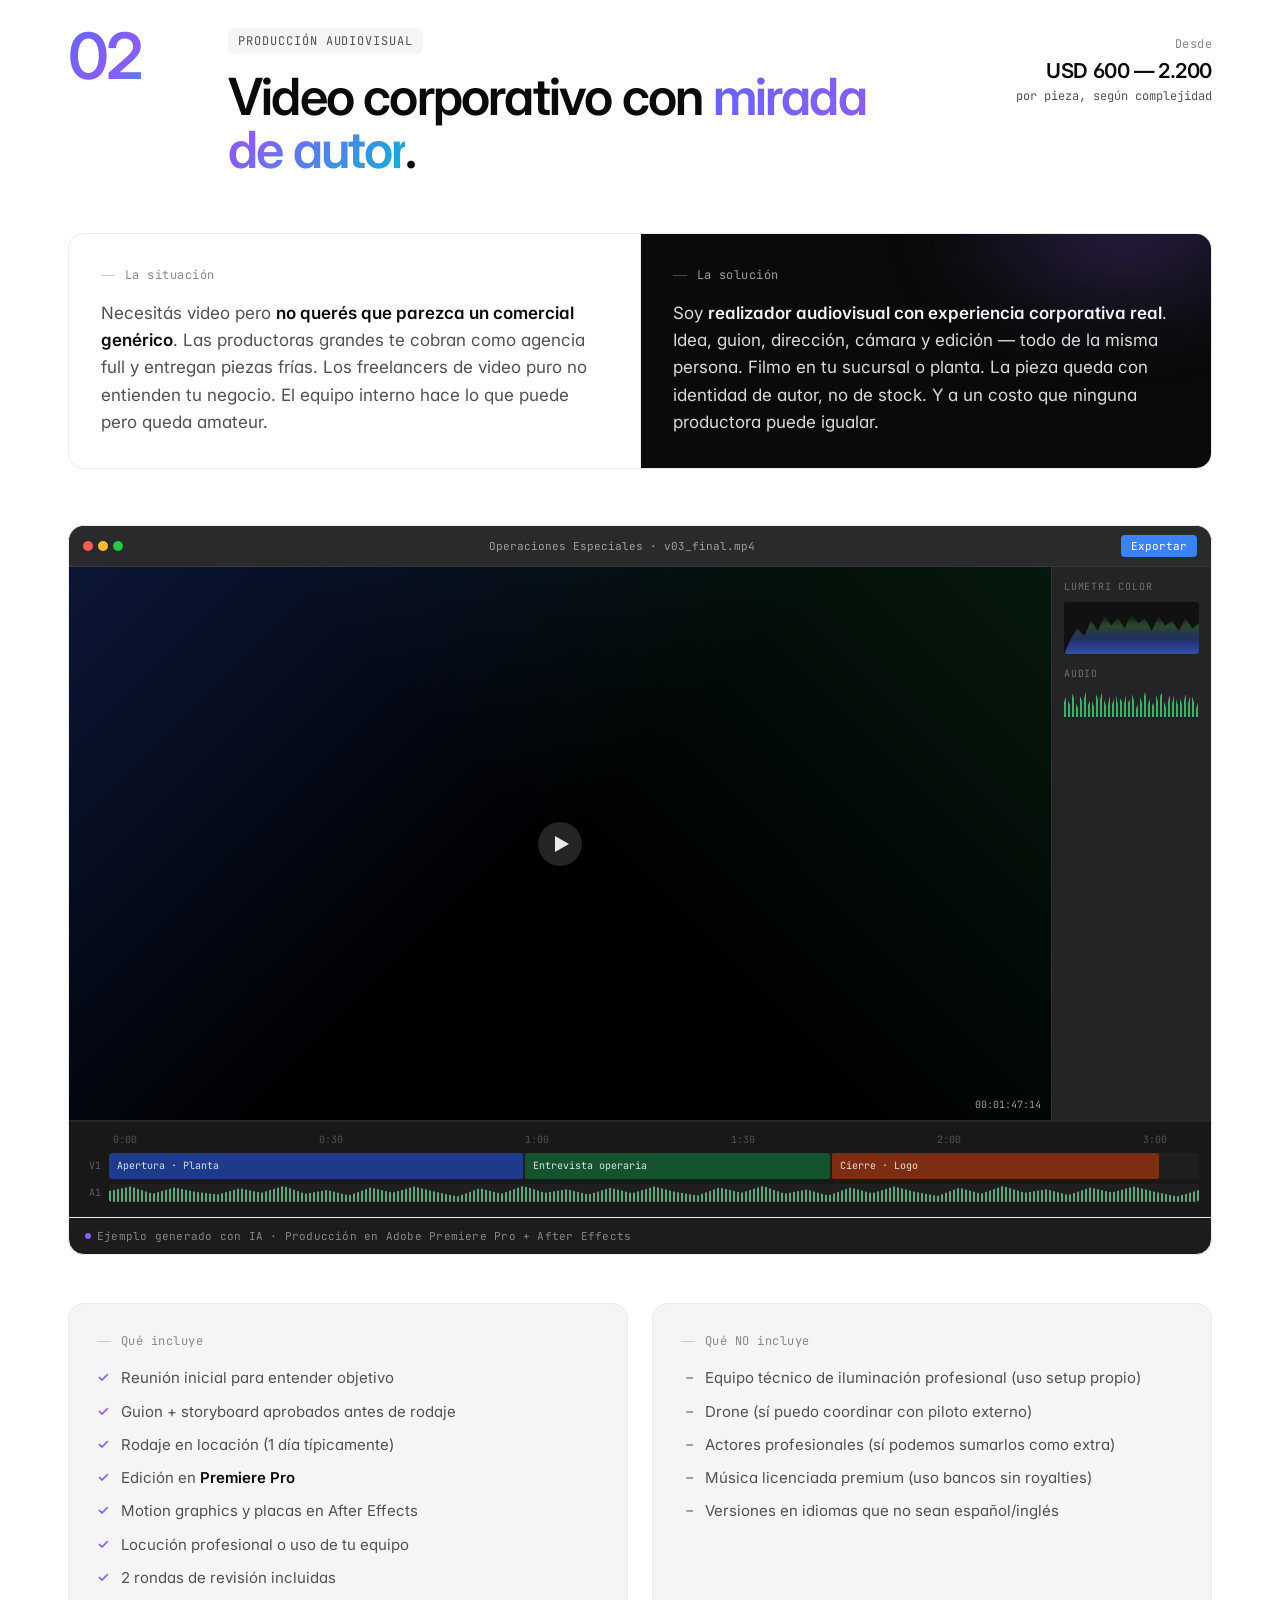
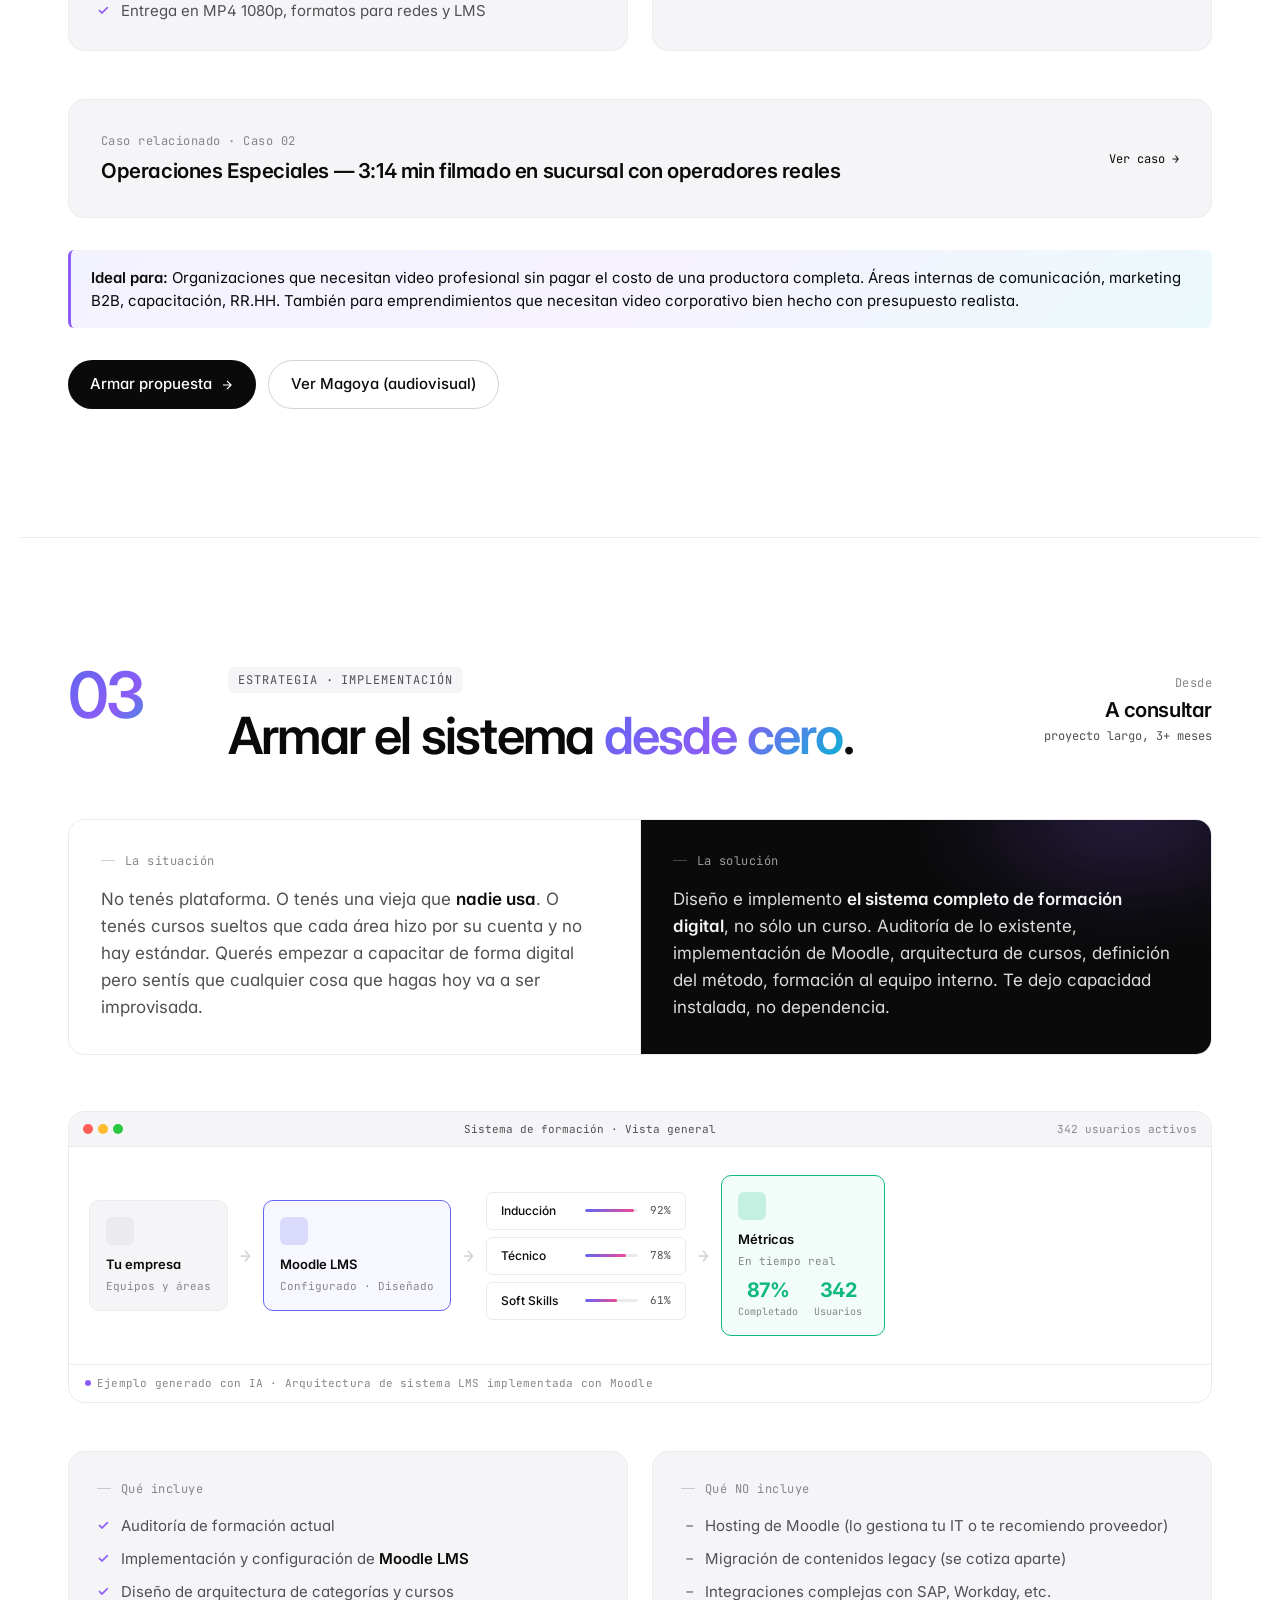
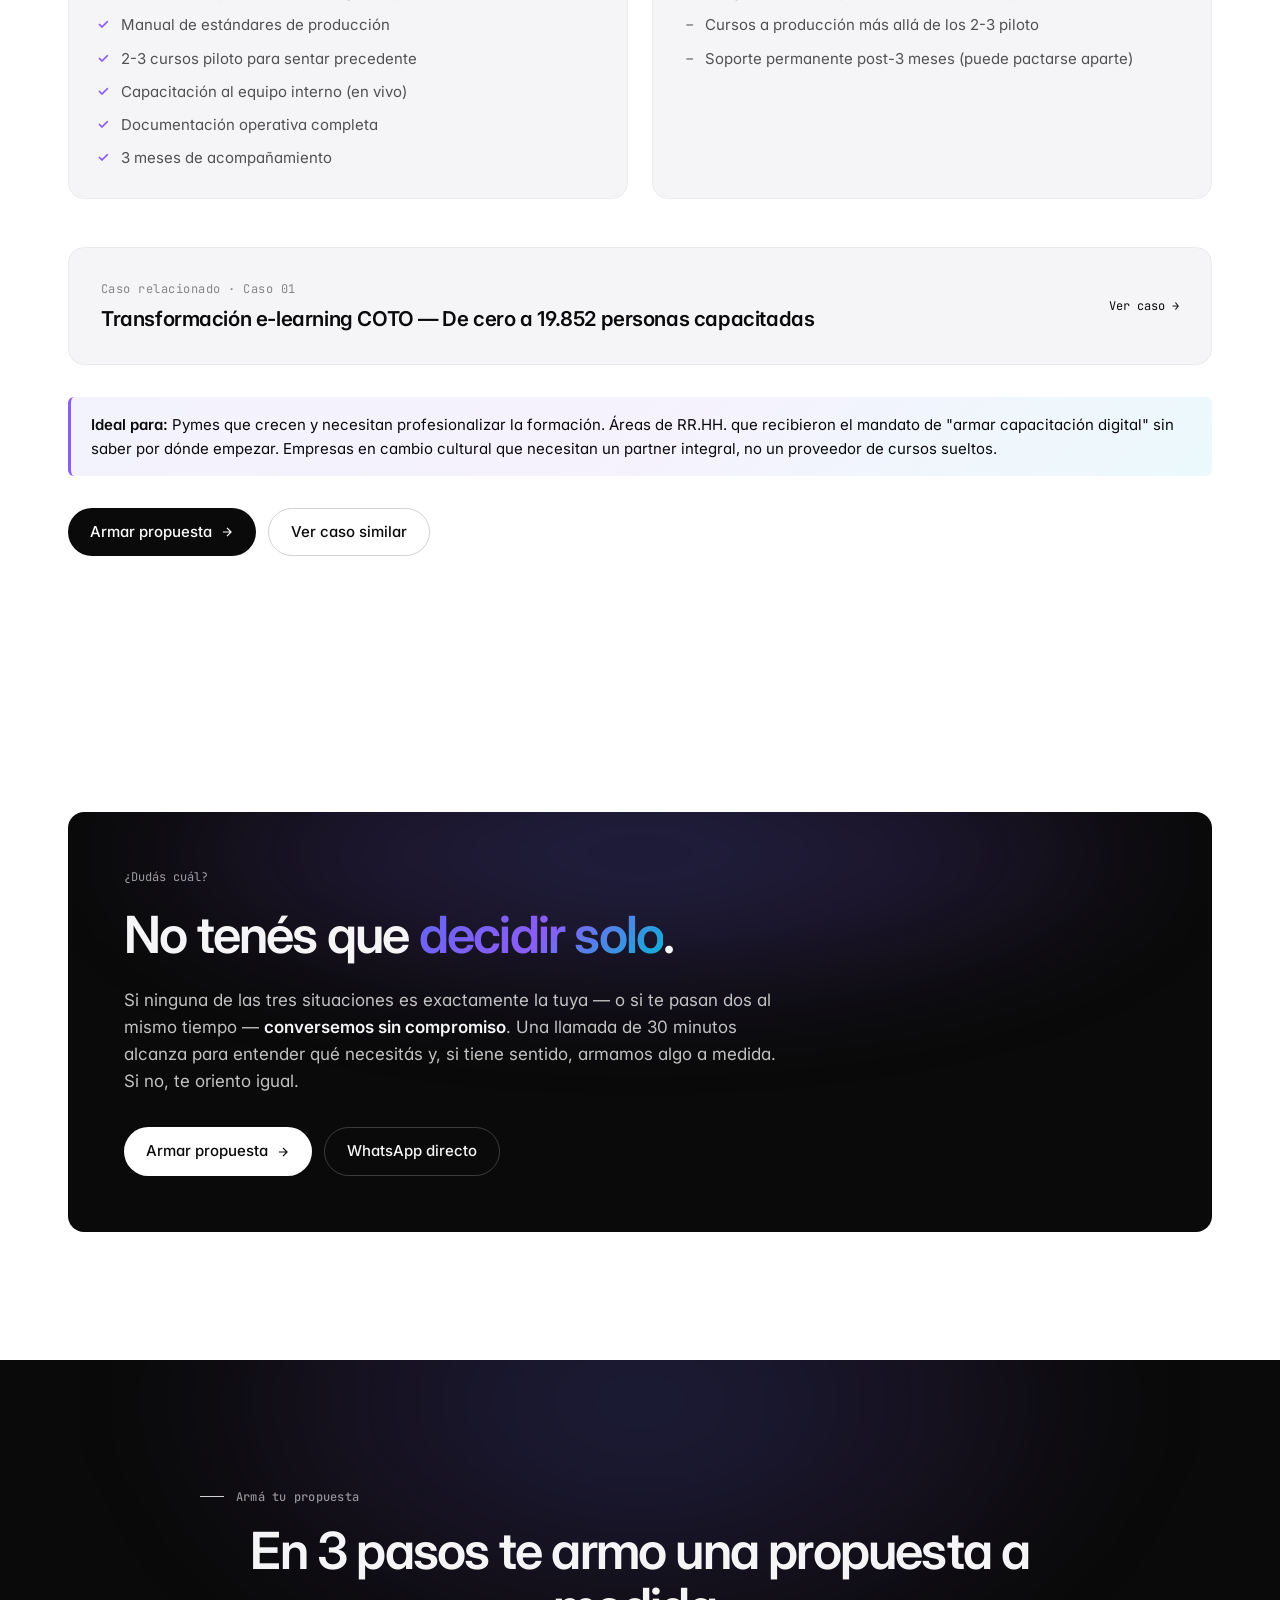
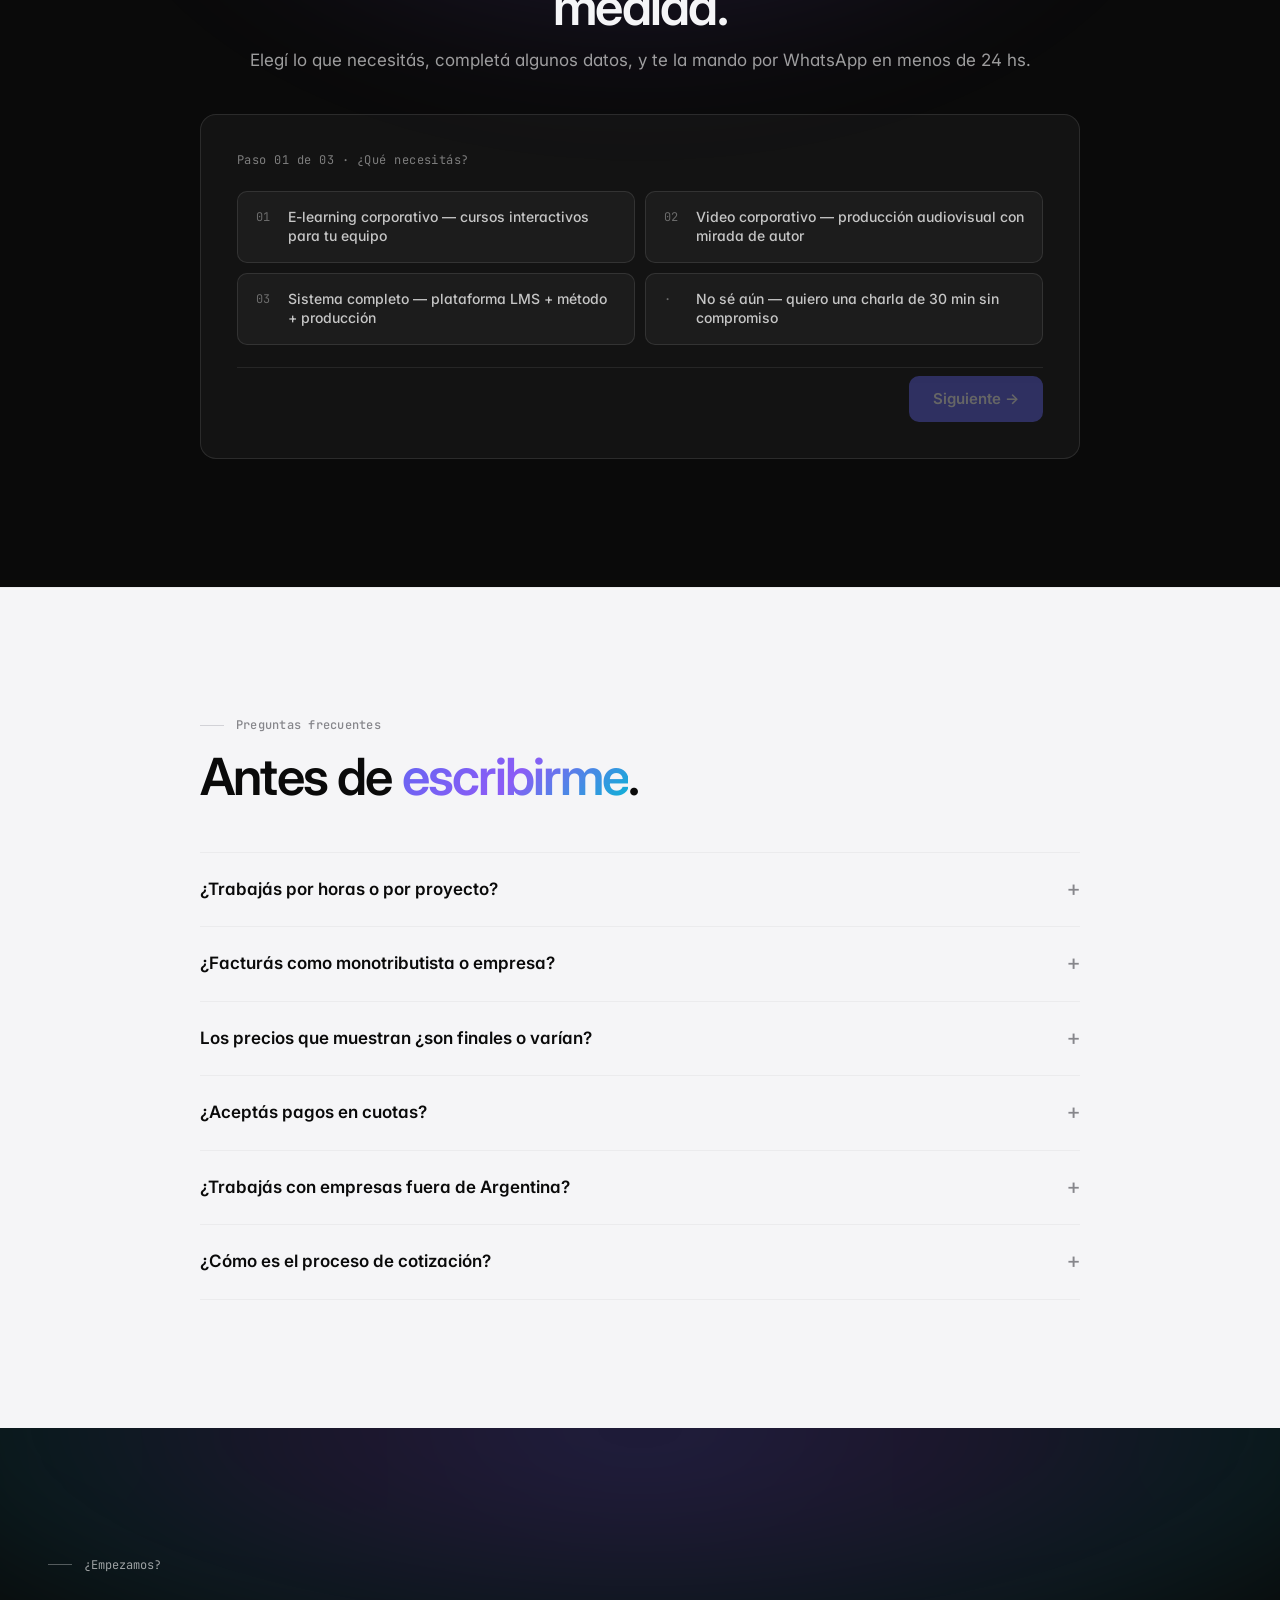
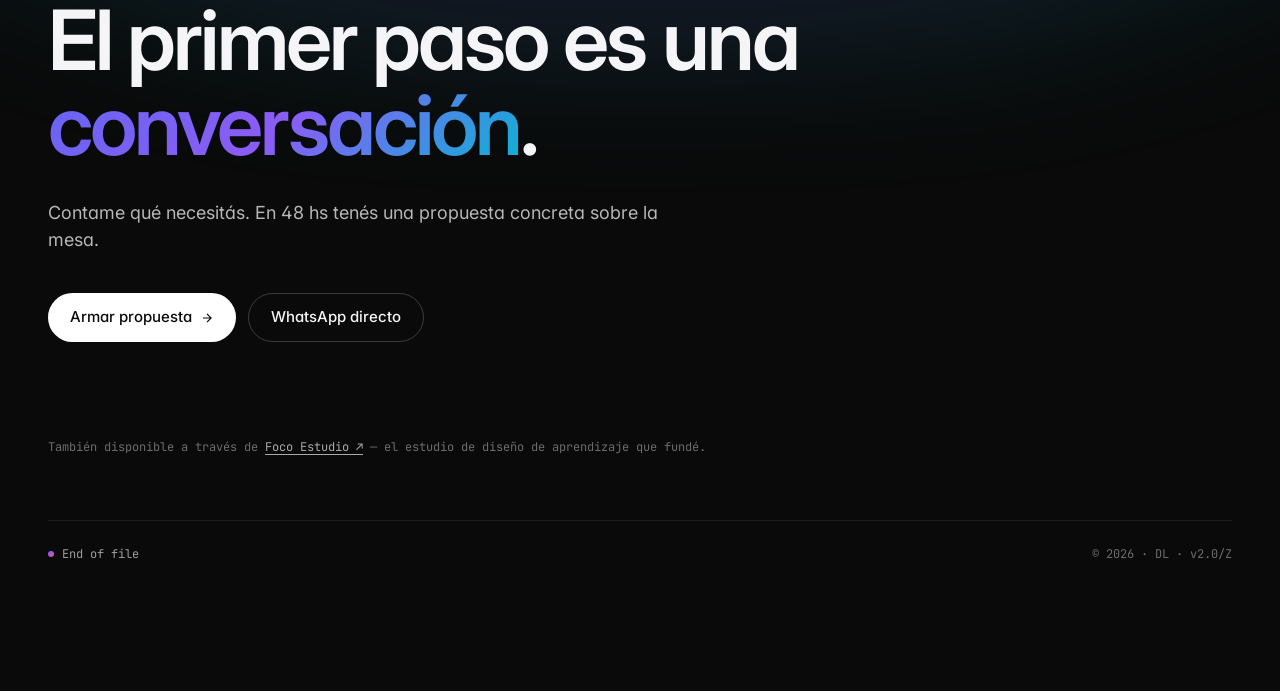
<file: servicios.html>
<!DOCTYPE html>
<html lang="es">
<head>
  <meta charset="UTF-8">
  <meta name="viewport" content="width=device-width, initial-scale=1.0">
<script>
(function(){
  try{
    var t = localStorage.getItem('dl-theme');
    if(!t){ t = matchMedia('(prefers-color-scheme: dark)').matches ? 'dark' : 'light'; }
    if(t==='dark'){ document.documentElement.setAttribute('data-theme','dark'); }
  }catch(e){}
})();
</script>
  <meta name="theme-color" content="#ffffff">
<title>Servicios — Damián Lencina</title>
<meta name="description" content="Tres servicios concretos: diseño y producción de e-learning corporativo, video corporativo con mirada de autor, y armado de sistema de formación desde cero. Ideales según tu situación.">
<meta name="author" content="Damián Lencina">

<link rel="canonical" href="https://damianlencina.com/servicios.html">

<!-- Open Graph -->
<meta property="og:type" content="article">
<meta property="og:locale" content="es_AR">
<meta property="og:site_name" content="Damián Lencina · Portfolio">
<meta property="og:url" content="https://damianlencina.com/servicios.html">
<meta property="og:title" content="Servicios — Damián Lencina">
<meta property="og:description" content="Tres servicios concretos para empresas que quieren ir más allá de las diapositivas.">
<meta property="og:image" content="https://damianlencina.com/img/og_image.jpg">
<meta property="og:image:width" content="1200">
<meta property="og:image:height" content="630">
<meta property="og:image:alt" content="Servicios — Damián Lencina">

<!-- Twitter Card -->
<meta name="twitter:card" content="summary_large_image">
<meta name="twitter:title" content="Servicios — Damián Lencina">
<meta name="twitter:description" content="Tres servicios concretos para empresas que quieren ir más allá de las diapositivas.">
<meta name="twitter:image" content="https://damianlencina.com/img/og_image.jpg">

<!-- Favicons -->
<link rel="icon" type="image/svg+xml" href="favicon.svg">
<link rel="icon" type="image/png" sizes="32x32" href="favicon-32.png">
<link rel="apple-touch-icon" sizes="180x180" href="apple-touch-icon.png">

<script type="application/ld+json">
{
  "@context": "https://schema.org",
  "@type": "ProfessionalService",
  "name": "Damián Lencina — Diseño de aprendizaje",
  "description": "Servicios de diseño instruccional, e-learning corporativo y producción audiovisual.",
  "url": "https://damianlencina.com/servicios.html",
  "provider": {
    "@type": "Person",
    "name": "Damián Lencina",
    "url": "https://damianlencina.com/"
  },
  "areaServed": {
    "@type": "Country",
    "name": "Argentina"
  }
}
</script>

<link rel="preconnect" href="https://fonts.googleapis.com">
<link rel="preconnect" href="https://fonts.gstatic.com" crossorigin>
<link href="https://fonts.googleapis.com/css2?family=Inter:wght@300;400;500;600;700&family=JetBrains+Mono:wght@400;500&display=swap" rel="stylesheet">
<link rel="preload" as="style" href="style.css">
<link rel="stylesheet" href="style.css">

<style>
  /* === Hero === */
  .srv-hero {
    padding: 160px var(--side-pad) 80px;
    max-width: var(--content-width);
    margin: 0 auto;
  }
  .srv-hero h1 {
    font-family: 'Inter', sans-serif;
    font-weight: 600;
    font-size: var(--t-h1);
    line-height: 1.02;
    letter-spacing: -0.04em;
    color: var(--ink);
    margin-bottom: 32px;
    max-width: 18ch;
  }
  .srv-hero h1 .grad {
    background: var(--aurora-grad-text);
    -webkit-background-clip: text;
    background-clip: text;
    color: transparent;
  }
  .srv-hero p.lead {
    font-size: var(--t-lead);
    line-height: 1.5;
    color: var(--ink-mid);
    max-width: 60ch;
    margin-bottom: 0;
  }
  .srv-hero p.lead strong { color: var(--ink); font-weight: 600; }

  /* === Situaciones - hero secundario === */
  .situaciones {
    background: var(--bg-tint);
    padding: var(--gap-3xl) var(--side-pad);
    border-top: 1px solid var(--ink-line-soft);
    border-bottom: 1px solid var(--ink-line-soft);
  }
  .situaciones-wrap {
    max-width: var(--content-width);
    margin: 0 auto;
  }
  .situaciones-intro {
    font-size: var(--t-h3);
    font-weight: 500;
    color: var(--ink);
    line-height: 1.3;
    letter-spacing: -0.02em;
    max-width: 24ch;
    margin-bottom: 56px;
  }
  .situaciones-grid {
    display: grid;
    grid-template-columns: repeat(3, 1fr);
    gap: 24px;
  }
  .situacion {
    background: var(--bg);
    border: 1px solid var(--ink-line-soft);
    border-radius: var(--radius-l);
    padding: 32px 28px;
    transition: border-color 0.3s, transform 0.3s var(--ease-out);
  }
  .situacion:hover {
    border-color: var(--ink-line);
    transform: translateY(-4px);
  }
  .situacion-num {
    font-family: var(--type-mono);
    font-size: var(--t-tag);
    color: var(--ink-dim);
    margin-bottom: 16px;
    display: flex;
    align-items: center;
    gap: 8px;
  }
  .situacion-num::before {
    content: '';
    width: 6px; height: 6px;
    border-radius: 50%;
    background: var(--aurora-grad);
  }
  .situacion-q {
    font-size: var(--t-h4);
    font-weight: 600;
    color: var(--ink);
    margin-bottom: 16px;
    line-height: 1.3;
    letter-spacing: -0.02em;
  }
  .situacion-q .grad {
    background: var(--aurora-grad-text);
    -webkit-background-clip: text;
    background-clip: text;
    color: transparent;
  }
  .situacion-link {
    font-family: var(--type-mono);
    font-size: var(--t-tag);
    color: var(--ink-mid);
    display: inline-flex;
    align-items: center;
    gap: 6px;
    transition: gap 0.2s var(--ease-out), color 0.2s;
    text-decoration: none;
  }
  .situacion:hover .situacion-link {
    color: var(--ink);
    gap: 12px;
  }
  @media (max-width: 1024px) {
    .situaciones-grid { grid-template-columns: 1fr; }
  }

  /* === Bloque servicio detallado === */
  .servicio-detail {
    padding: var(--gap-3xl) var(--side-pad);
    max-width: var(--content-width);
    margin: 0 auto;
    border-top: 1px solid var(--ink-line-soft);
    scroll-margin-top: 80px;
  }
  .servicio-detail:first-of-type { border-top: 0; }

  .servicio-header {
    display: grid;
    grid-template-columns: 120px 1fr 220px;
    gap: 40px;
    margin-bottom: 56px;
    align-items: start;
  }
  .servicio-num-big {
    font-family: 'Inter', sans-serif;
    font-weight: 600;
    font-size: clamp(56px, 5vw, 88px);
    line-height: 0.9;
    letter-spacing: -0.04em;
    color: transparent;
    background: var(--aurora-grad-text);
    -webkit-background-clip: text;
    background-clip: text;
  }
  .servicio-title-block .tag {
    font-family: var(--type-mono);
    font-size: var(--t-tag);
    text-transform: uppercase;
    letter-spacing: 0.08em;
    color: var(--ink-mid);
    margin-bottom: 16px;
    padding: 4px 10px;
    background: var(--bg-tint);
    border-radius: var(--radius-s);
    display: inline-block;
  }
  .servicio-title-block h2 {
    font-family: 'Inter', sans-serif;
    font-weight: 600;
    font-size: var(--t-h2);
    line-height: 1.05;
    letter-spacing: -0.035em;
    color: var(--ink);
    max-width: 20ch;
  }
  .servicio-title-block h2 .grad {
    background: var(--aurora-grad-text);
    -webkit-background-clip: text;
    background-clip: text;
    color: transparent;
  }
  .servicio-price-block {
    text-align: right;
    padding-top: 8px;
  }
  .servicio-price-label {
    font-family: var(--type-mono);
    font-size: var(--t-tag);
    color: var(--ink-dim);
    margin-bottom: 6px;
    letter-spacing: 0.04em;
  }
  .servicio-price {
    font-size: var(--t-h4);
    font-weight: 600;
    color: var(--ink);
    letter-spacing: -0.02em;
    line-height: 1.2;
    white-space: nowrap;
  }
  .servicio-price-sub {
    font-family: var(--type-mono);
    font-size: var(--t-tag);
    color: var(--ink-mid);
    margin-top: 4px;
  }
  @media (max-width: 1024px) {
    .servicio-header { grid-template-columns: 1fr; gap: 16px; }
    .servicio-price-block { text-align: left; }
  }

  /* === Situación → Solución === */
  .servicio-sit {
    display: grid;
    grid-template-columns: 1fr 1fr;
    gap: 1px;
    background: var(--ink-line-soft);
    border-radius: var(--radius-l);
    overflow: hidden;
    border: 1px solid var(--ink-line-soft);
    margin-bottom: 56px;
  }
  .servicio-sit-block {
    background: var(--bg);
    padding: 32px;
  }
  .servicio-sit-block.solucion {
    background: var(--bg-dark);
    color: var(--ink-invert);
    position: relative;
    overflow: hidden;
  }
  .servicio-sit-block.solucion::before {
    content: '';
    position: absolute;
    top: -40%; right: -20%;
    width: 70%; height: 80%;
    background: radial-gradient(ellipse, rgba(139,92,246,0.3) 0%, transparent 70%);
    filter: blur(40px);
    pointer-events: none;
  }
  .servicio-sit-block.solucion > * { position: relative; z-index: 1; }
  .servicio-sit-label {
    font-family: var(--type-mono);
    font-size: var(--t-tag);
    color: var(--ink-dim);
    margin-bottom: 16px;
    letter-spacing: 0.04em;
    display: flex;
    align-items: center;
    gap: 10px;
  }
  .servicio-sit-block.solucion .servicio-sit-label {
    color: rgba(255,255,255,0.6);
  }
  .servicio-sit-label::before {
    content: '';
    width: 14px; height: 1px;
    background: currentColor;
    opacity: 0.4;
  }
  .servicio-sit-block p {
    font-size: var(--t-body-l);
    line-height: 1.6;
    color: var(--ink-mid);
  }
  .servicio-sit-block.solucion p { color: rgba(255,255,255,0.85); }
  .servicio-sit-block strong { color: var(--ink); font-weight: 600; }
  .servicio-sit-block.solucion strong { color: var(--ink-invert); }
  @media (max-width: 720px) {
    .servicio-sit { grid-template-columns: 1fr; }
  }

  /* === Qué incluye / qué no === */
  .servicio-incluye {
    display: grid;
    grid-template-columns: 1fr 1fr;
    gap: 24px;
    margin-bottom: 48px;
  }
  .servicio-incluye-block {
    background: var(--bg-tint);
    border: 1px solid var(--ink-line-soft);
    border-radius: var(--radius-l);
    padding: 28px;
  }
  .servicio-incluye-block ul {
    display: flex;
    flex-direction: column;
    gap: 10px;
  }
  .servicio-incluye-block li {
    font-size: var(--t-body);
    line-height: 1.55;
    color: var(--ink-mid);
    padding-left: 24px;
    position: relative;
  }
  .servicio-incluye-block.si li::before {
    content: '✓';
    position: absolute;
    left: 0; top: 0;
    color: var(--aurora-2);
    font-weight: 600;
    font-size: 14px;
  }
  .servicio-incluye-block.no li::before {
    content: '−';
    position: absolute;
    left: 4px; top: 0;
    color: var(--ink-dim);
    font-weight: 600;
    font-size: 14px;
  }
  .servicio-incluye-block li strong { color: var(--ink); font-weight: 600; }
  @media (max-width: 720px) {
    .servicio-incluye { grid-template-columns: 1fr; }
  }

  /* === Caso relacionado === */
  .servicio-caso {
    background: var(--bg-tint);
    border: 1px solid var(--ink-line-soft);
    border-radius: var(--radius-l);
    padding: 32px;
    margin-bottom: 32px;
    display: flex;
    align-items: center;
    justify-content: space-between;
    gap: 24px;
    flex-wrap: wrap;
    transition: border-color 0.3s, background 0.3s;
  }
  .servicio-caso:hover {
    border-color: var(--ink-line);
    background: var(--bg);
  }
  .servicio-caso-text { flex: 1; min-width: 240px; }
  .servicio-caso-label {
    font-family: var(--type-mono);
    font-size: var(--t-tag);
    color: var(--ink-dim);
    margin-bottom: 8px;
    letter-spacing: 0.04em;
  }
  .servicio-caso-title {
    font-size: var(--t-h4);
    font-weight: 600;
    color: var(--ink);
    letter-spacing: -0.02em;
    line-height: 1.3;
  }
  .servicio-caso-link {
    font-family: var(--type-mono);
    font-size: var(--t-tag);
    color: var(--ink);
    display: inline-flex;
    align-items: center;
    gap: 6px;
    transition: gap 0.2s var(--ease-out);
  }
  .servicio-caso:hover .servicio-caso-link { gap: 12px; }

  /* === Nicho === */
  .servicio-nicho {
    padding: 16px 20px;
    background: var(--aurora-grad-soft);
    border-left: 3px solid var(--aurora-2);
    border-radius: var(--radius-s);
    margin-bottom: 32px;
    font-size: var(--t-body);
    line-height: 1.55;
    color: var(--ink);
  }
  .servicio-nicho strong { font-weight: 600; }
  :root[data-theme="dark"] .servicio-nicho {
    background: rgba(139, 92, 246, 0.10);
    color: var(--ink);
  }

  /* === CTA de servicio === */
  .servicio-cta {
    display: flex;
    gap: 12px;
    flex-wrap: wrap;
  }

  /* === FAQ general (reutilizo estilos del método embebido) === */
  .faq-section {
    background: var(--bg-tint);
    padding: var(--gap-3xl) var(--side-pad);
    border-top: 1px solid var(--ink-line-soft);
  }
  .faq-wrap {
    max-width: var(--content-narrow);
    margin: 0 auto;
  }
  .faq-items {
    display: flex;
    flex-direction: column;
    margin-top: 48px;
    border-top: 1px solid var(--ink-line-soft);
  }
  .faq-item { border-bottom: 1px solid var(--ink-line-soft); }
  .faq-question {
    padding: 24px 0;
    cursor: pointer;
    display: flex;
    justify-content: space-between;
    align-items: center;
    gap: 24px;
    font-size: var(--t-body-l);
    font-weight: 600;
    color: var(--ink);
    list-style: none;
    user-select: none;
  }
  .faq-question::-webkit-details-marker { display: none; }
  .faq-toggle {
    font-family: var(--type-mono);
    font-size: 22px;
    font-weight: 400;
    color: var(--ink-dim);
    transition: transform 0.3s var(--ease-out), color 0.2s;
    flex-shrink: 0;
    line-height: 1;
  }
  details[open] .faq-toggle {
    transform: rotate(45deg);
    color: var(--ink);
  }
  .faq-answer {
    padding: 0 0 24px 0;
    font-size: var(--t-body);
    line-height: 1.65;
    color: var(--ink-mid);
    max-width: 64ch;
  }
  .faq-answer p { margin-bottom: 12px; }
  .faq-answer p:last-child { margin-bottom: 0; }
  .faq-answer strong { color: var(--ink); font-weight: 600; }

  /* === No sé cuál me conviene === */
  .no-se {
    max-width: var(--content-width);
    margin: 0 auto;
    padding: var(--gap-3xl) var(--side-pad);
  }
  .no-se-card {
    background: var(--bg-dark);
    color: var(--ink-invert);
    border-radius: var(--radius-l);
    padding: 56px;
    position: relative;
    overflow: hidden;
  }
  .no-se-card::before {
    content: '';
    position: absolute;
    top: -30%; left: 50%;
    transform: translateX(-50%);
    width: 100%; height: 80%;
    background: radial-gradient(ellipse,
      rgba(99,102,241,0.25) 0%,
      rgba(139,92,246,0.15) 40%,
      transparent 70%);
    filter: blur(50px);
    pointer-events: none;
  }
  .no-se-card > * { position: relative; z-index: 1; }
  .no-se-tag {
    font-family: var(--type-mono);
    font-size: var(--t-tag);
    color: rgba(255,255,255,0.6);
    margin-bottom: 20px;
  }
  .no-se-card h2 {
    font-family: 'Inter', sans-serif;
    font-weight: 600;
    font-size: var(--t-h2);
    line-height: 1.1;
    letter-spacing: -0.035em;
    color: var(--ink-invert);
    margin-bottom: 24px;
    max-width: 22ch;
  }
  .no-se-card h2 .grad {
    background: var(--aurora-grad-text);
    -webkit-background-clip: text;
    background-clip: text;
    color: transparent;
  }
  .no-se-card p {
    font-size: var(--t-body-l);
    line-height: 1.6;
    color: rgba(255,255,255,0.75);
    margin-bottom: 32px;
    max-width: 60ch;
  }
  .no-se-card p strong { color: var(--ink-invert); font-weight: 600; }
  @media (max-width: 720px) {
    .no-se-card { padding: 40px 28px; }
  }

  /* === Mockups visuales ilustrativos === */
  .mock-preview {
    border: 1px solid var(--ink-line-soft);
    border-radius: var(--radius-l);
    overflow: hidden;
    margin-bottom: 48px;
    background: var(--bg);
  }
  .mock-label {
    font-family: var(--type-mono);
    font-size: 11px;
    color: var(--ink-dim);
    padding: 10px 16px;
    border-top: 1px solid var(--ink-line-soft);
    display: flex;
    align-items: center;
    gap: 6px;
    letter-spacing: 0.02em;
  }
  .mock-label::before {
    content: '';
    width: 6px; height: 6px;
    border-radius: 50%;
    background: var(--aurora-2);
    flex-shrink: 0;
  }
  .mock-titlebar {
    display: flex;
    align-items: center;
    gap: 10px;
    padding: 9px 14px;
    background: var(--bg-tint);
    border-bottom: 1px solid var(--ink-line-soft);
  }
  .mock-dots { display: flex; gap: 5px; flex-shrink: 0; }
  .mock-dots i {
    display: block;
    width: 10px; height: 10px;
    border-radius: 50%;
    font-style: normal;
  }
  .mock-dots i:nth-child(1) { background: #ff5f57; }
  .mock-dots i:nth-child(2) { background: #febc2e; }
  .mock-dots i:nth-child(3) { background: #28c840; }
  .mock-tb-center {
    flex: 1;
    text-align: center;
    font-family: var(--type-mono);
    font-size: 11px;
    color: var(--ink-mid);
  }
  .mock-tb-badge {
    font-family: var(--type-mono);
    font-size: 11px;
    color: var(--ink-dim);
    white-space: nowrap;
  }

  /* --- E-learning --- */
  .mock-elearn-body {
    display: grid;
    grid-template-columns: 72px 1fr;
    min-height: 280px;
  }
  .mock-elearn-sidebar {
    background: #1a1a2e;
    padding: 12px 8px;
    display: flex;
    flex-direction: column;
    gap: 6px;
  }
  .mock-slide-th {
    width: 54px; height: 36px;
    border-radius: 3px;
    border: 1.5px solid rgba(255,255,255,0.07);
    background: rgba(255,255,255,0.03);
    display: flex;
    align-items: center;
    justify-content: center;
    font-family: var(--type-mono);
    font-size: 10px;
    color: rgba(255,255,255,0.3);
  }
  .mock-slide-th.is-active {
    border-color: #6366f1;
    background: rgba(99,102,241,0.2);
    color: rgba(255,255,255,0.9);
  }
  .mock-slide-th.is-done { border-color: rgba(255,255,255,0.14); color: rgba(255,255,255,0.5); }
  .mock-elearn-main {
    padding: 20px 22px;
    display: flex;
    flex-direction: column;
    gap: 14px;
    background: var(--bg);
  }
  .mock-step-tag {
    font-family: var(--type-mono);
    font-size: 11px;
    color: var(--ink-dim);
    letter-spacing: 0.04em;
  }
  .mock-question-text {
    font-size: var(--t-body);
    font-weight: 600;
    color: var(--ink);
    line-height: 1.4;
  }
  .mock-options-list { display: flex; flex-direction: column; gap: 7px; }
  .mock-opt {
    padding: 9px 14px;
    border: 1.5px solid var(--ink-line-soft);
    border-radius: var(--radius-s);
    font-size: 13px;
    color: var(--ink-mid);
    display: flex;
    align-items: center;
    gap: 10px;
    cursor: default;
  }
  .mock-opt-radio {
    width: 13px; height: 13px;
    border-radius: 50%;
    border: 1.5px solid var(--ink-line);
    flex-shrink: 0;
  }
  .mock-opt.is-selected { border-color: #6366f1; background: rgba(99,102,241,0.06); color: var(--ink); }
  .mock-opt.is-selected .mock-opt-radio {
    background: #6366f1;
    border-color: #6366f1;
    box-shadow: inset 0 0 0 2px var(--bg);
  }
  .mock-slide-footer {
    margin-top: auto;
    display: flex;
    align-items: center;
    gap: 12px;
    padding-top: 10px;
    border-top: 1px solid var(--ink-line-soft);
  }
  .mock-prev-lbl { font-family: var(--type-mono); font-size: 11px; color: var(--ink-dim); white-space: nowrap; }
  .mock-prog { flex: 1; height: 3px; background: var(--ink-line-soft); border-radius: 2px; overflow: hidden; }
  .mock-prog-fill { height: 100%; background: linear-gradient(90deg,#6366f1,#ec4899); border-radius: 2px; }
  .mock-next-btn {
    background: #6366f1;
    color: #fff;
    font-family: var(--type-mono);
    font-size: 11px;
    padding: 5px 12px;
    border-radius: 4px;
    cursor: default;
    white-space: nowrap;
  }

  /* --- Video editor --- */
  .mock-video-win { background: #1c1c1e; }
  .mock-video-tb { background: #2a2a2d; border-bottom-color: rgba(255,255,255,0.07); }
  .mock-video-tb .mock-tb-center { color: rgba(255,255,255,0.55); }
  .mock-export-chip {
    font-family: var(--type-mono);
    font-size: 11px;
    background: #3b82f6;
    color: #fff;
    padding: 3px 10px;
    border-radius: 4px;
    cursor: default;
  }
  .mock-video-preview {
    display: grid;
    grid-template-columns: 1fr 160px;
    border-bottom: 1px solid rgba(255,255,255,0.06);
  }
  .mock-video-screen {
    background: #000;
    aspect-ratio: 16/9;
    position: relative;
    display: flex;
    align-items: center;
    justify-content: center;
    overflow: hidden;
  }
  .mock-video-screen::before {
    content: '';
    position: absolute; inset: 0;
    background: linear-gradient(135deg, rgba(30,58,138,0.4) 0%, transparent 50%),
                linear-gradient(225deg, rgba(20,83,45,0.3) 0%, transparent 50%);
  }
  .mock-play-circle {
    width: 44px; height: 44px;
    border-radius: 50%;
    background: rgba(255,255,255,0.14);
    backdrop-filter: blur(4px);
    display: flex; align-items: center; justify-content: center;
    position: relative; z-index: 1; cursor: default;
  }
  .mock-play-circle::after {
    content: '';
    width: 0; height: 0;
    border: solid transparent;
    border-width: 8px 0 8px 14px;
    border-left-color: rgba(255,255,255,0.9);
    margin-left: 3px;
  }
  .mock-vid-timecode {
    position: absolute; bottom: 8px; right: 10px;
    font-family: var(--type-mono); font-size: 10px; color: rgba(255,255,255,0.6); z-index: 1;
  }
  .mock-video-panel {
    background: #242426;
    border-left: 1px solid rgba(255,255,255,0.06);
    padding: 12px;
  }
  .mock-panel-hd {
    font-family: var(--type-mono);
    font-size: 10px;
    text-transform: uppercase;
    letter-spacing: 0.08em;
    color: rgba(255,255,255,0.35);
    margin-bottom: 8px;
  }
  .mock-scope {
    height: 52px;
    background: #111;
    border-radius: 3px;
    overflow: hidden;
    position: relative;
    margin-bottom: 12px;
  }
  .mock-scope::after {
    content: '';
    position: absolute; bottom: 0; left: 0; right: 0; top: 0;
    background: linear-gradient(0deg,rgba(59,91,219,0.8) 0%,rgba(59,91,219,0.4) 30%,rgba(100,200,100,0.3) 55%,transparent 75%);
    clip-path: polygon(0 100%,5% 70%,10% 50%,15% 65%,20% 35%,25% 55%,30% 25%,35% 45%,40% 30%,45% 50%,50% 20%,55% 40%,60% 30%,65% 55%,70% 25%,75% 45%,80% 35%,85% 55%,90% 30%,95% 50%,100% 40%,100% 100%);
  }
  .mock-waveform {
    height: 28px;
    position: relative;
    overflow: hidden;
  }
  .mock-waveform::after {
    content: '';
    position: absolute; inset: 0;
    background: repeating-linear-gradient(90deg,rgba(74,222,128,0.75) 0px,rgba(74,222,128,0.75) 2px,transparent 2px,transparent 4px);
    clip-path: polygon(
      0% 45%,2% 20%,4% 55%,6% 15%,8% 38%,10% 65%,12% 25%,14% 50%,16% 10%,
      18% 55%,20% 30%,22% 60%,24% 18%,26% 48%,28% 12%,30% 42%,32% 70%,
      34% 22%,36% 52%,38% 10%,40% 55%,42% 32%,44% 62%,46% 18%,48% 48%,
      50% 12%,52% 42%,54% 68%,56% 22%,58% 52%,60% 8%,62% 55%,64% 30%,
      66% 60%,68% 18%,70% 48%,72% 12%,74% 42%,76% 72%,78% 22%,80% 52%,
      82% 8%,84% 55%,86% 32%,88% 62%,90% 18%,92% 48%,94% 12%,96% 42%,
      98% 68%,100% 32%,100% 100%,0% 100%
    );
  }
  .mock-timeline {
    background: #181818;
    border-top: 1px solid rgba(255,255,255,0.06);
    padding: 10px 12px;
  }
  .mock-tl-ruler {
    display: flex; justify-content: space-between;
    padding: 0 32px 6px;
    font-family: var(--type-mono); font-size: 10px; color: rgba(255,255,255,0.25);
  }
  .mock-tl-track { display: flex; align-items: center; gap: 8px; margin-bottom: 5px; }
  .mock-tl-label { font-family: var(--type-mono); font-size: 10px; color: rgba(255,255,255,0.3); width: 20px; text-align: right; flex-shrink: 0; }
  .mock-tl-clips {
    flex: 1; height: 26px;
    background: rgba(255,255,255,0.03);
    border-radius: 3px;
    display: flex; gap: 2px; overflow: hidden;
  }
  .mock-clip-v {
    height: 100%;
    display: flex; align-items: center;
    padding: 0 8px;
    font-family: var(--type-mono); font-size: 10px; color: rgba(255,255,255,0.85);
    white-space: nowrap; overflow: hidden; border-radius: 2px;
  }
  .mock-tl-audio {
    flex: 1; height: 18px;
    background: rgba(255,255,255,0.03);
    border-radius: 3px;
    position: relative; overflow: hidden;
  }
  .mock-tl-audio::after {
    content: '';
    position: absolute; inset: 0;
    background: repeating-linear-gradient(90deg,rgba(134,239,172,0.65) 0px,rgba(134,239,172,0.65) 2px,transparent 2px,transparent 4px);
    clip-path: polygon(
      0% 40%,2% 15%,4% 55%,6% 20%,8% 45%,10% 60%,12% 25%,14% 50%,16% 12%,
      18% 55%,20% 35%,22% 65%,24% 20%,26% 50%,28% 15%,30% 45%,32% 70%,
      34% 25%,36% 55%,38% 12%,40% 50%,42% 30%,44% 60%,46% 22%,48% 52%,
      50% 15%,52% 45%,54% 65%,56% 20%,58% 50%,60% 12%,62% 55%,64% 32%,
      66% 65%,68% 20%,70% 52%,72% 15%,74% 45%,76% 68%,78% 22%,80% 55%,
      82% 12%,84% 50%,86% 30%,88% 62%,90% 20%,92% 48%,94% 15%,96% 45%,
      98% 70%,100% 35%,100% 100%,0% 100%
    );
  }

  /* --- LMS arquitectura --- */
  .mock-lms-body { padding: 28px 20px; overflow-x: auto; }
  .mock-lms-flow {
    display: flex;
    align-items: center;
    gap: 12px;
    min-width: 640px;
  }
  .mock-flow-arrow {
    color: var(--ink-dim);
    font-family: var(--type-mono);
    font-size: 18px;
    flex-shrink: 0;
    opacity: 0.4;
  }
  .mock-lms-box {
    background: var(--bg-tint);
    border: 1px solid var(--ink-line-soft);
    border-radius: var(--radius-m);
    padding: 16px;
    flex-shrink: 0;
  }
  .mock-lms-box.box-lms { border-color: #6366f1; background: rgba(99,102,241,0.05); }
  :root[data-theme="dark"] .mock-lms-box.box-lms { background: rgba(99,102,241,0.1); }
  .mock-lms-box.box-metrics { border-color: #10b981; background: rgba(16,185,129,0.05); }
  :root[data-theme="dark"] .mock-lms-box.box-metrics { background: rgba(16,185,129,0.1); }
  .mock-box-icon-sq {
    width: 28px; height: 28px;
    border-radius: 6px;
    background: var(--ink-line-soft);
    margin-bottom: 10px;
  }
  .mock-lms-box.box-lms .mock-box-icon-sq { background: rgba(99,102,241,0.2); }
  .mock-lms-box.box-metrics .mock-box-icon-sq { background: rgba(16,185,129,0.2); }
  .mock-box-name { font-weight: 600; font-size: 13px; color: var(--ink); margin-bottom: 3px; }
  .mock-box-sub { font-family: var(--type-mono); font-size: 11px; color: var(--ink-dim); }
  .mock-courses-col { display: flex; flex-direction: column; gap: 7px; flex-shrink: 0; }
  .mock-course-row {
    background: var(--bg);
    border: 1px solid var(--ink-line-soft);
    border-radius: var(--radius-s);
    padding: 9px 14px;
    display: flex; align-items: center; gap: 12px;
    min-width: 200px;
  }
  .mock-course-name { font-size: 12px; color: var(--ink); font-weight: 500; min-width: 72px; white-space: nowrap; }
  .mock-course-bg { flex: 1; height: 3px; background: var(--ink-line-soft); border-radius: 2px; overflow: hidden; }
  .mock-course-fill { height: 100%; background: linear-gradient(90deg,#6366f1,#ec4899); border-radius: 2px; }
  .mock-course-pct { font-family: var(--type-mono); font-size: 11px; color: var(--ink-mid); }
  .mock-metrics-grid { display: grid; grid-template-columns: 1fr 1fr; gap: 10px; margin-top: 10px; }
  .mock-metric { text-align: center; }
  .mock-metric-num { font-size: 20px; font-weight: 700; color: #10b981; letter-spacing: -0.03em; line-height: 1.1; }
  .mock-metric-lbl { font-family: var(--type-mono); font-size: 10px; color: var(--ink-dim); margin-top: 3px; }

  @media (max-width: 720px) {
    .mock-elearn-sidebar { display: none; }
    .mock-elearn-body { grid-template-columns: 1fr; }
    .mock-video-panel { display: none; }
    .mock-video-preview { grid-template-columns: 1fr; }
  }

  /* ========= Proposal Builder ========= */
  .propuesta-section {
    padding: var(--gap-3xl) var(--side-pad);
    background: var(--bg-dark);
    position: relative;
    overflow: hidden;
    scroll-margin-top: 80px;
  }
  .propuesta-section::before {
    content: '';
    position: absolute;
    top: -30%; left: 50%;
    transform: translateX(-50%);
    width: 80%; height: 70%;
    background: radial-gradient(ellipse, rgba(99,102,241,0.22) 0%, rgba(139,92,246,0.1) 40%, transparent 70%);
    filter: blur(60px);
    pointer-events: none;
  }
  .propuesta-wrap {
    max-width: var(--content-narrow);
    margin: 0 auto;
    position: relative;
    z-index: 1;
  }
  .propuesta-header { text-align: center; margin-bottom: 40px; }
  .propuesta-header .section-tag { color: rgba(255,255,255,0.55); margin-bottom: 16px; }
  .propuesta-header h2 {
    font-family: 'Inter', sans-serif;
    font-weight: 600;
    font-size: var(--t-h2);
    letter-spacing: -0.035em;
    line-height: 1.1;
    color: var(--ink-invert);
    margin-bottom: 14px;
  }
  .propuesta-header p { font-size: var(--t-body-l); color: rgba(255,255,255,0.6); line-height: 1.5; }
  .builder {
    background: rgba(255,255,255,0.04);
    border: 1px solid rgba(255,255,255,0.1);
    border-radius: var(--radius-l);
    overflow: hidden;
  }
  .builder-screen {
    display: none;
    padding: 36px;
    flex-direction: column;
    gap: 22px;
  }
  .builder-screen.active { display: flex; }
  .builder-step-label {
    font-family: var(--type-mono);
    font-size: var(--t-tag);
    color: rgba(255,255,255,0.45);
    letter-spacing: 0.04em;
  }
  .builder-options {
    display: grid;
    grid-template-columns: repeat(2, 1fr);
    gap: 10px;
  }
  .builder-option {
    display: flex;
    align-items: flex-start;
    gap: 14px;
    padding: 16px 18px;
    background: rgba(255,255,255,0.04);
    border: 1.5px solid rgba(255,255,255,0.1);
    border-radius: var(--radius-m);
    cursor: pointer;
    transition: border-color 0.2s, background 0.2s;
    color: rgba(255,255,255,0.75);
  }
  .builder-option:hover { border-color: rgba(255,255,255,0.25); background: rgba(255,255,255,0.07); }
  .builder-option input[type="radio"] { position: absolute; opacity: 0; pointer-events: none; }
  .builder-option:has(input:checked) { border-color: #6366f1; background: rgba(99,102,241,0.13); color: #fff; }
  .builder-option-num { font-family: var(--type-mono); font-size: 12px; color: rgba(255,255,255,0.35); flex-shrink: 0; min-width: 18px; }
  .builder-option:has(input:checked) .builder-option-num { color: #818cf8; }
  .builder-option-title { font-weight: 500; font-size: 14px; line-height: 1.35; }
  .builder-options--sm .builder-option { padding: 11px 16px; }
  .builder-group-label {
    font-family: var(--type-mono);
    font-size: 11px;
    text-transform: uppercase;
    letter-spacing: 0.08em;
    color: rgba(255,255,255,0.38);
    margin-bottom: -4px;
  }
  .builder-field { display: flex; flex-direction: column; gap: 7px; }
  .builder-field label { font-family: var(--type-mono); font-size: 12px; color: rgba(255,255,255,0.5); letter-spacing: 0.04em; }
  .builder-field input,
  .builder-field textarea {
    background: rgba(255,255,255,0.05);
    border: 1.5px solid rgba(255,255,255,0.12);
    border-radius: var(--radius-s);
    padding: 11px 16px;
    color: var(--ink-invert);
    font-family: 'Inter', sans-serif;
    font-size: var(--t-body);
    outline: none;
    transition: border-color 0.2s;
    width: 100%;
    box-sizing: border-box;
  }
  .builder-field input::placeholder,
  .builder-field textarea::placeholder { color: rgba(255,255,255,0.28); }
  .builder-field input:focus,
  .builder-field textarea:focus { border-color: #6366f1; }
  .builder-field textarea { resize: vertical; min-height: 90px; }
  .builder-nav {
    display: flex;
    align-items: center;
    justify-content: space-between;
    gap: 16px;
    padding-top: 8px;
    border-top: 1px solid rgba(255,255,255,0.08);
    flex-wrap: wrap;
  }
  .builder-next {
    background: #6366f1;
    color: #fff;
    border: none;
    border-radius: var(--radius-m);
    padding: 12px 24px;
    font-family: 'Inter', sans-serif;
    font-size: var(--t-body);
    font-weight: 600;
    cursor: pointer;
    transition: background 0.2s, opacity 0.2s, transform 0.2s;
    margin-left: auto;
  }
  .builder-next:hover:not(:disabled) { background: #4f46e5; transform: translateY(-1px); }
  .builder-next:disabled { opacity: 0.35; cursor: not-allowed; }
  .builder-back {
    background: none;
    border: none;
    color: rgba(255,255,255,0.5);
    font-family: var(--type-mono);
    font-size: 13px;
    cursor: pointer;
    transition: color 0.2s;
    padding: 8px 0;
  }
  .builder-back:hover { color: rgba(255,255,255,0.85); }
  .builder-resumen-text {
    background: rgba(0,0,0,0.3);
    border: 1px solid rgba(255,255,255,0.1);
    border-radius: var(--radius-s);
    padding: 20px;
    font-family: var(--type-mono);
    font-size: 13px;
    line-height: 1.75;
    color: rgba(255,255,255,0.82);
    white-space: pre-wrap;
    overflow-x: auto;
    margin: 0;
  }
  .builder-submit {
    background: #25d366;
    color: #0a0a0a;
    border: none;
    border-radius: var(--radius-m);
    padding: 12px 24px;
    font-family: 'Inter', sans-serif;
    font-size: var(--t-body);
    font-weight: 600;
    cursor: pointer;
    display: inline-flex;
    align-items: center;
    gap: 10px;
    text-decoration: none;
    transition: background 0.2s, transform 0.2s;
  }
  .builder-submit:hover { background: #1da851; transform: translateY(-1px); }
  @media (max-width: 720px) {
    .builder-screen { padding: 22px 18px; gap: 18px; }
    .builder-options { grid-template-columns: 1fr; }
  }
</style>
</head>
<body class="case-page">
<a href="#main" class="skip-link">Saltar al contenido principal</a>


<!-- NAV -->
<nav id="nav">
  <a href="index.html" class="nav-mark">DL <span>·</span> Servicios</a>
  <ul class="nav-links" id="navLinks">
    <li><a href="index.html#trabajo">Trabajo</a></li>
    <li><a href="metodo.html">Método</a></li>
    <li><a href="sobre.html">Sobre</a></li>
    <li><a href="servicios.html">Servicios</a></li>
    <li><a href="#contacto" class="nav-cta">Hablemos</a></li>
  </ul>
  <div class="nav-end">
    <button class="theme-toggle" id="themeToggle" aria-label="Cambiar tema claro/oscuro" type="button">
      <svg class="icon-moon" viewBox="0 0 24 24" fill="none" stroke="currentColor" stroke-width="1.8" stroke-linecap="round" stroke-linejoin="round"><path d="M21 12.79A9 9 0 1 1 11.21 3 7 7 0 0 0 21 12.79z"/></svg>
      <svg class="icon-sun" viewBox="0 0 24 24" fill="none" stroke="currentColor" stroke-width="1.8" stroke-linecap="round" stroke-linejoin="round"><circle cx="12" cy="12" r="4"/><path d="M12 2v2M12 20v2M4.93 4.93l1.41 1.41M17.66 17.66l1.41 1.41M2 12h2M20 12h2M4.93 19.07l1.41-1.41M17.66 6.34l1.41-1.41"/></svg>
    </button>
    <button class="nav-hamburger" id="navHamburger" aria-label="Abrir menú" aria-expanded="false">
      <span></span><span></span><span></span>
    </button>
  </div>
</nav>

<div class="scroll-progress" id="scrollProgress"></div>

<!-- HERO -->
<section id="main" class="srv-hero">
  <a href="index.html" class="case-back">
    <svg width="14" height="14" viewBox="0 0 24 24" fill="none" stroke="currentColor" stroke-width="2"><path d="M19 12H5M12 19l-7-7 7-7"/></svg>
    Volver al portfolio
  </a>

  <div class="case-tag">Servicios · Lo que puedo hacer por vos</div>

  <h1>Del aprendizaje a la <span class="grad">solución</span>.</h1>

  <p class="lead">
    Tres servicios concretos pensados para empresas que quieren ir <strong>más allá de las diapositivas</strong>. No vengo con una sola herramienta — vengo con la mirada completa: diseño, producción y estrategia.
  </p>
</section>

<!-- SITUACIONES -->
<section class="situaciones">
  <div class="situaciones-wrap">
    <div class="situaciones-intro">
      ¿Estás en alguna de <span class="grad" style="background: var(--aurora-grad-text); -webkit-background-clip: text; background-clip: text; color: transparent;">estas situaciones</span>?
    </div>

    <div class="situaciones-grid">
      <a href="#servicio-01" class="situacion">
        <div class="situacion-num">Situación 01</div>
        <div class="situacion-q">"Tengo que <span class="grad">capacitar gente</span> y los cursos actuales no funcionan."</div>
        <span class="situacion-link">Ir a Servicio 01 →</span>
      </a>

      <a href="#servicio-02" class="situacion">
        <div class="situacion-num">Situación 02</div>
        <div class="situacion-q">"Necesito <span class="grad">video corporativo</span> que no se vea genérico."</div>
        <span class="situacion-link">Ir a Servicio 02 →</span>
      </a>

      <a href="#servicio-03" class="situacion">
        <div class="situacion-num">Situación 03</div>
        <div class="situacion-q">"Tengo que <span class="grad">armar todo</span> y no sé por dónde empezar."</div>
        <span class="situacion-link">Ir a Servicio 03 →</span>
      </a>
    </div>
  </div>
</section>

<!-- SERVICIO 01 -->
<section id="servicio-01" class="servicio-detail">
  <div class="servicio-header">
    <div class="servicio-num-big">01</div>
    <div class="servicio-title-block">
      <span class="tag">E-Learning corporativo</span>
      <h2>Diseño y producción de cursos que <span class="grad">funcionan</span>.</h2>
    </div>
    <div class="servicio-price-block">
      <div class="servicio-price-label">Desde</div>
      <div class="servicio-price">USD 1.200 — 3.500</div>
      <div class="servicio-price-sub">según alcance y duración</div>
    </div>
  </div>

  <div class="servicio-sit">
    <div class="servicio-sit-block">
      <div class="servicio-sit-label">La situación</div>
      <p>Tu empresa necesita capacitar gente — operarios nuevos, equipos comerciales, áreas técnicas — y lo que tienen hoy son <strong>PDFs interminables o presentaciones que nadie termina de ver</strong>. La gente "hace" el curso pero no aprende. Las evaluaciones son trámite. Los referentes técnicos están cansados de explicar lo mismo.</p>
    </div>
    <div class="servicio-sit-block solucion">
      <div class="servicio-sit-label">La solución</div>
      <p>Diseño y produzco un curso completo: del <strong>guion instruccional al SCORM publicado en tu plataforma</strong>. Diseño, interactividad, video y evaluación integrados en un solo flujo. Con identidad visual propia, dinámicas que funcionan para tu público real, y producción audiovisual filmada — no stock.</p>
    </div>
  </div>

  <!-- MOCKUP: E-learning ilustrativo -->
  <div class="mock-preview" aria-hidden="true">
    <div class="mock-titlebar">
      <div class="mock-dots"><i></i><i></i><i></i></div>
      <div class="mock-tb-center">Módulo 2 — Medios de Pago · COTO CICSA</div>
      <div class="mock-tb-badge">65% completado</div>
    </div>
    <div class="mock-elearn-body">
      <div class="mock-elearn-sidebar">
        <div class="mock-slide-th is-done">01</div>
        <div class="mock-slide-th is-done">02</div>
        <div class="mock-slide-th is-active">03</div>
        <div class="mock-slide-th">04</div>
        <div class="mock-slide-th">05</div>
      </div>
      <div class="mock-elearn-main">
        <div class="mock-step-tag">Paso 03 de 05 · Procedimiento de cobro</div>
        <div class="mock-question-text">¿Cuál es el procedimiento correcto al recibir un pago con tarjeta de débito?</div>
        <div class="mock-options-list">
          <div class="mock-opt">
            <div class="mock-opt-radio"></div>
            Solicitar el DNI del cliente antes de procesar
          </div>
          <div class="mock-opt is-selected">
            <div class="mock-opt-radio"></div>
            Verificar el límite disponible e ingresar el monto exacto
          </div>
          <div class="mock-opt">
            <div class="mock-opt-radio"></div>
            Pedir firma manual en el comprobante en papel
          </div>
        </div>
        <div class="mock-slide-footer">
          <div class="mock-prev-lbl">‹ Anterior</div>
          <div class="mock-prog"><div class="mock-prog-fill" style="width:60%"></div></div>
          <div class="mock-next-btn">Siguiente ›</div>
        </div>
      </div>
    </div>
    <div class="mock-label">Ejemplo generado con IA · Curso interactivo producido en Articulate Storyline 360</div>
  </div>

  <div class="servicio-incluye">
    <div class="servicio-incluye-block si">
      <div class="servicio-sit-label">Qué incluye</div>
      <ul>
        <li><strong>Diagnóstico</strong> con referentes del área (1-2 sesiones)</li>
        <li>Guion instruccional completo y aprobado</li>
        <li>Sistema visual propio del curso</li>
        <li>Producción en <strong>Articulate Storyline 360</strong></li>
        <li>Video corporativo filmado (1-3 minutos)</li>
        <li>Evaluación con métricas de aprendizaje</li>
        <li>Publicación SCORM en tu plataforma</li>
        <li>30 días de soporte post-implementación</li>
      </ul>
    </div>
    <div class="servicio-incluye-block no">
      <div class="servicio-sit-label">Qué NO incluye</div>
      <ul>
        <li>Licencias de software (Articulate, Adobe)</li>
        <li>Locuciones profesionales en otros idiomas</li>
        <li>Actores externos para video (uso personal de tu equipo)</li>
        <li>Implementación de plataforma LMS desde cero</li>
        <li>Mantenimiento mensual post-30 días</li>
      </ul>
    </div>
  </div>

  <a href="caso_coto.html" class="servicio-caso">
    <div class="servicio-caso-text">
      <div class="servicio-caso-label">Caso relacionado · Caso 02</div>
      <div class="servicio-caso-title">Medios de Pago — COTO CICSA · 5.553 operadores capacitados</div>
    </div>
    <span class="servicio-caso-link">Ver caso →</span>
  </a>

  <div class="servicio-nicho">
    <strong>Ideal para:</strong> Empresas medianas o grandes con áreas operativas grandes (50+ personas a capacitar), Recursos Humanos buscando profesionalizar la formación, o equipos técnicos que tienen que documentar know-how.
  </div>

  <div class="servicio-cta">
    <a href="#propuesta" data-preselect="01" class="btn btn-primary">
      Armar propuesta
      <svg class="btn-arrow" width="14" height="14" viewBox="0 0 24 24" fill="none" stroke="currentColor" stroke-width="2"><path d="M5 12h14M12 5l7 7-7 7"/></svg>
    </a>
    <a href="metodo.html" class="btn btn-ghost">Ver cómo trabajo</a>
  </div>
</section>

<!-- SERVICIO 02 -->
<section id="servicio-02" class="servicio-detail">
  <div class="servicio-header">
    <div class="servicio-num-big">02</div>
    <div class="servicio-title-block">
      <span class="tag">Producción audiovisual</span>
      <h2>Video corporativo con <span class="grad">mirada de autor</span>.</h2>
    </div>
    <div class="servicio-price-block">
      <div class="servicio-price-label">Desde</div>
      <div class="servicio-price">USD 600 — 2.200</div>
      <div class="servicio-price-sub">por pieza, según complejidad</div>
    </div>
  </div>

  <div class="servicio-sit">
    <div class="servicio-sit-block">
      <div class="servicio-sit-label">La situación</div>
      <p>Necesitás video pero <strong>no querés que parezca un comercial genérico</strong>. Las productoras grandes te cobran como agencia full y entregan piezas frías. Los freelancers de video puro no entienden tu negocio. El equipo interno hace lo que puede pero queda amateur.</p>
    </div>
    <div class="servicio-sit-block solucion">
      <div class="servicio-sit-label">La solución</div>
      <p>Soy <strong>realizador audiovisual con experiencia corporativa real</strong>. Idea, guion, dirección, cámara y edición — todo de la misma persona. Filmo en tu sucursal o planta. La pieza queda con identidad de autor, no de stock. Y a un costo que ninguna productora puede igualar.</p>
    </div>
  </div>

  <!-- MOCKUP: Video editor ilustrativo -->
  <div class="mock-preview mock-video-win" aria-hidden="true">
    <div class="mock-titlebar mock-video-tb">
      <div class="mock-dots"><i></i><i></i><i></i></div>
      <div class="mock-tb-center">Operaciones Especiales · v03_final.mp4</div>
      <div class="mock-export-chip">Exportar</div>
    </div>
    <div class="mock-video-preview">
      <div class="mock-video-screen">
        <div class="mock-play-circle"></div>
        <div class="mock-vid-timecode">00:01:47:14</div>
      </div>
      <div class="mock-video-panel">
        <div class="mock-panel-hd">Lumetri Color</div>
        <div class="mock-scope"></div>
        <div class="mock-panel-hd">Audio</div>
        <div class="mock-waveform"></div>
      </div>
    </div>
    <div class="mock-timeline">
      <div class="mock-tl-ruler">
        <span>0:00</span><span>0:30</span><span>1:00</span><span>1:30</span><span>2:00</span><span>3:00</span>
      </div>
      <div class="mock-tl-track">
        <div class="mock-tl-label">V1</div>
        <div class="mock-tl-clips">
          <div class="mock-clip-v" style="width:38%;background:#1e3a8a;">Apertura · Planta</div>
          <div class="mock-clip-v" style="width:28%;background:#14532d;">Entrevista operaria</div>
          <div class="mock-clip-v" style="width:30%;background:#7c2d12;">Cierre · Logo</div>
        </div>
      </div>
      <div class="mock-tl-track">
        <div class="mock-tl-label">A1</div>
        <div class="mock-tl-audio"></div>
      </div>
    </div>
    <div class="mock-label">Ejemplo generado con IA · Producción en Adobe Premiere Pro + After Effects</div>
  </div>

  <div class="servicio-incluye">
    <div class="servicio-incluye-block si">
      <div class="servicio-sit-label">Qué incluye</div>
      <ul>
        <li>Reunión inicial para entender objetivo</li>
        <li>Guion + storyboard aprobados antes de rodaje</li>
        <li>Rodaje en locación (1 día típicamente)</li>
        <li>Edición en <strong>Premiere Pro</strong></li>
        <li>Motion graphics y placas en After Effects</li>
        <li>Locución profesional o uso de tu equipo</li>
        <li>2 rondas de revisión incluidas</li>
        <li>Entrega en MP4 1080p, formatos para redes y LMS</li>
      </ul>
    </div>
    <div class="servicio-incluye-block no">
      <div class="servicio-sit-label">Qué NO incluye</div>
      <ul>
        <li>Equipo técnico de iluminación profesional (uso setup propio)</li>
        <li>Drone (sí puedo coordinar con piloto externo)</li>
        <li>Actores profesionales (sí podemos sumarlos como extra)</li>
        <li>Música licenciada premium (uso bancos sin royalties)</li>
        <li>Versiones en idiomas que no sean español/inglés</li>
      </ul>
    </div>
  </div>

  <a href="caso_coto.html#video" class="servicio-caso">
    <div class="servicio-caso-text">
      <div class="servicio-caso-label">Caso relacionado · Caso 02</div>
      <div class="servicio-caso-title">Operaciones Especiales — 3:14 min filmado en sucursal con operadores reales</div>
    </div>
    <span class="servicio-caso-link">Ver caso →</span>
  </a>

  <div class="servicio-nicho">
    <strong>Ideal para:</strong> Organizaciones que necesitan video profesional sin pagar el costo de una productora completa. Áreas internas de comunicación, marketing B2B, capacitación, RR.HH. También para emprendimientos que necesitan video corporativo bien hecho con presupuesto realista.
  </div>

  <div class="servicio-cta">
    <a href="#propuesta" data-preselect="02" class="btn btn-primary">
      Armar propuesta
      <svg class="btn-arrow" width="14" height="14" viewBox="0 0 24 24" fill="none" stroke="currentColor" stroke-width="2"><path d="M5 12h14M12 5l7 7-7 7"/></svg>
    </a>
    <a href="caso_magoya.html" class="btn btn-ghost">Ver Magoya (audiovisual)</a>
  </div>
</section>

<!-- SERVICIO 03 -->
<section id="servicio-03" class="servicio-detail">
  <div class="servicio-header">
    <div class="servicio-num-big">03</div>
    <div class="servicio-title-block">
      <span class="tag">Estrategia · Implementación</span>
      <h2>Armar el sistema <span class="grad">desde cero</span>.</h2>
    </div>
    <div class="servicio-price-block">
      <div class="servicio-price-label">Desde</div>
      <div class="servicio-price">A consultar</div>
      <div class="servicio-price-sub">proyecto largo, 3+ meses</div>
    </div>
  </div>

  <div class="servicio-sit">
    <div class="servicio-sit-block">
      <div class="servicio-sit-label">La situación</div>
      <p>No tenés plataforma. O tenés una vieja que <strong>nadie usa</strong>. O tenés cursos sueltos que cada área hizo por su cuenta y no hay estándar. Querés empezar a capacitar de forma digital pero sentís que cualquier cosa que hagas hoy va a ser improvisada.</p>
    </div>
    <div class="servicio-sit-block solucion">
      <div class="servicio-sit-label">La solución</div>
      <p>Diseño e implemento <strong>el sistema completo de formación digital</strong>, no sólo un curso. Auditoría de lo existente, implementación de Moodle, arquitectura de cursos, definición del método, formación al equipo interno. Te dejo capacidad instalada, no dependencia.</p>
    </div>
  </div>

  <!-- MOCKUP: Arquitectura LMS ilustrativa -->
  <div class="mock-preview" aria-hidden="true">
    <div class="mock-titlebar">
      <div class="mock-dots"><i></i><i></i><i></i></div>
      <div class="mock-tb-center">Sistema de formación · Vista general</div>
      <div class="mock-tb-badge">342 usuarios activos</div>
    </div>
    <div class="mock-lms-body">
      <div class="mock-lms-flow">
        <div class="mock-lms-box">
          <div class="mock-box-icon-sq"></div>
          <div class="mock-box-name">Tu empresa</div>
          <div class="mock-box-sub">Equipos y áreas</div>
        </div>
        <div class="mock-flow-arrow">→</div>
        <div class="mock-lms-box box-lms">
          <div class="mock-box-icon-sq"></div>
          <div class="mock-box-name">Moodle LMS</div>
          <div class="mock-box-sub">Configurado · Diseñado</div>
        </div>
        <div class="mock-flow-arrow">→</div>
        <div class="mock-courses-col">
          <div class="mock-course-row">
            <div class="mock-course-name">Inducción</div>
            <div class="mock-course-bg"><div class="mock-course-fill" style="width:92%"></div></div>
            <div class="mock-course-pct">92%</div>
          </div>
          <div class="mock-course-row">
            <div class="mock-course-name">Técnico</div>
            <div class="mock-course-bg"><div class="mock-course-fill" style="width:78%"></div></div>
            <div class="mock-course-pct">78%</div>
          </div>
          <div class="mock-course-row">
            <div class="mock-course-name">Soft Skills</div>
            <div class="mock-course-bg"><div class="mock-course-fill" style="width:61%"></div></div>
            <div class="mock-course-pct">61%</div>
          </div>
        </div>
        <div class="mock-flow-arrow">→</div>
        <div class="mock-lms-box box-metrics">
          <div class="mock-box-icon-sq"></div>
          <div class="mock-box-name">Métricas</div>
          <div class="mock-box-sub">En tiempo real</div>
          <div class="mock-metrics-grid">
            <div class="mock-metric">
              <div class="mock-metric-num">87%</div>
              <div class="mock-metric-lbl">Completado</div>
            </div>
            <div class="mock-metric">
              <div class="mock-metric-num">342</div>
              <div class="mock-metric-lbl">Usuarios</div>
            </div>
          </div>
        </div>
      </div>
    </div>
    <div class="mock-label">Ejemplo generado con IA · Arquitectura de sistema LMS implementada con Moodle</div>
  </div>

  <div class="servicio-incluye">
    <div class="servicio-incluye-block si">
      <div class="servicio-sit-label">Qué incluye</div>
      <ul>
        <li>Auditoría de formación actual</li>
        <li>Implementación y configuración de <strong>Moodle LMS</strong></li>
        <li>Diseño de arquitectura de categorías y cursos</li>
        <li>Manual de estándares de producción</li>
        <li>2-3 cursos piloto para sentar precedente</li>
        <li>Capacitación al equipo interno (en vivo)</li>
        <li>Documentación operativa completa</li>
        <li>3 meses de acompañamiento</li>
      </ul>
    </div>
    <div class="servicio-incluye-block no">
      <div class="servicio-sit-label">Qué NO incluye</div>
      <ul>
        <li>Hosting de Moodle (lo gestiona tu IT o te recomiendo proveedor)</li>
        <li>Migración de contenidos legacy (se cotiza aparte)</li>
        <li>Integraciones complejas con SAP, Workday, etc.</li>
        <li>Cursos a producción más allá de los 2-3 piloto</li>
        <li>Soporte permanente post-3 meses (puede pactarse aparte)</li>
      </ul>
    </div>
  </div>

  <a href="caso_transformacion.html" class="servicio-caso">
    <div class="servicio-caso-text">
      <div class="servicio-caso-label">Caso relacionado · Caso 01</div>
      <div class="servicio-caso-title">Transformación e-learning COTO — De cero a 19.852 personas capacitadas</div>
    </div>
    <span class="servicio-caso-link">Ver caso →</span>
  </a>

  <div class="servicio-nicho">
    <strong>Ideal para:</strong> Pymes que crecen y necesitan profesionalizar la formación. Áreas de RR.HH. que recibieron el mandato de "armar capacitación digital" sin saber por dónde empezar. Empresas en cambio cultural que necesitan un partner integral, no un proveedor de cursos sueltos.
  </div>

  <div class="servicio-cta">
    <a href="#propuesta" data-preselect="03" class="btn btn-primary">
      Armar propuesta
      <svg class="btn-arrow" width="14" height="14" viewBox="0 0 24 24" fill="none" stroke="currentColor" stroke-width="2"><path d="M5 12h14M12 5l7 7-7 7"/></svg>
    </a>
    <a href="caso_transformacion.html" class="btn btn-ghost">Ver caso similar</a>
  </div>
</section>

<!-- NO SÉ CUÁL ME CONVIENE -->
<section class="no-se">
  <div class="no-se-card">
    <div class="no-se-tag">¿Dudás cuál?</div>
    <h2>No tenés que <span class="grad">decidir solo</span>.</h2>
    <p>
      Si ninguna de las tres situaciones es exactamente la tuya — o si te pasan dos al mismo tiempo — <strong>conversemos sin compromiso</strong>. Una llamada de 30 minutos alcanza para entender qué necesitás y, si tiene sentido, armamos algo a medida. Si no, te oriento igual.
    </p>
    <div class="servicio-cta">
      <a href="#propuesta" data-preselect="charla" class="btn btn-light">
        Armar propuesta
        <svg class="btn-arrow" width="14" height="14" viewBox="0 0 24 24" fill="none" stroke="currentColor" stroke-width="2"><path d="M5 12h14M12 5l7 7-7 7"/></svg>
      </a>
      <a href="https://wa.me/5491139127411" target="_blank" rel="noopener" class="btn btn-dark-ghost">WhatsApp directo</a>
    </div>
  </div>
</section>

<!-- BUILDER DE PROPUESTA -->
<section id="propuesta" class="propuesta-section">
  <div class="propuesta-wrap">
    <div class="propuesta-header">
      <div class="section-tag">Armá tu propuesta</div>
      <h2>En 3 pasos te armo una propuesta <span class="grad">a medida</span>.</h2>
      <p>Elegí lo que necesitás, completá algunos datos, y te la mando por WhatsApp en menos de 24 hs.</p>
    </div>

    <div class="builder" id="builder">

      <!-- Paso 1 -->
      <div class="builder-screen active" id="builderStep1">
        <div class="builder-step-label">Paso 01 de 03 · ¿Qué necesitás?</div>
        <div class="builder-options">
          <label class="builder-option">
            <input type="radio" name="servicio" value="01">
            <span class="builder-option-num">01</span>
            <span class="builder-option-title">E-learning corporativo — cursos interactivos para tu equipo</span>
          </label>
          <label class="builder-option">
            <input type="radio" name="servicio" value="02">
            <span class="builder-option-num">02</span>
            <span class="builder-option-title">Video corporativo — producción audiovisual con mirada de autor</span>
          </label>
          <label class="builder-option">
            <input type="radio" name="servicio" value="03">
            <span class="builder-option-num">03</span>
            <span class="builder-option-title">Sistema completo — plataforma LMS + método + producción</span>
          </label>
          <label class="builder-option">
            <input type="radio" name="servicio" value="charla">
            <span class="builder-option-num">·</span>
            <span class="builder-option-title">No sé aún — quiero una charla de 30 min sin compromiso</span>
          </label>
        </div>
        <div class="builder-nav">
          <span></span>
          <button class="builder-next" id="step1Next" disabled>Siguiente →</button>
        </div>
      </div>

      <!-- Paso 2 -->
      <div class="builder-screen" id="builderStep2">
        <div class="builder-step-label">Paso 02 de 03 · Tu contexto</div>
        <div class="builder-group-label">Tipo de organización</div>
        <div class="builder-options builder-options--sm">
          <label class="builder-option"><input type="radio" name="org" value="pyme"><span class="builder-option-title">Pyme / Startup</span></label>
          <label class="builder-option"><input type="radio" name="org" value="empresa"><span class="builder-option-title">Empresa mediana o grande</span></label>
          <label class="builder-option"><input type="radio" name="org" value="ngo"><span class="builder-option-title">ONG / Institución</span></label>
          <label class="builder-option"><input type="radio" name="org" value="otro"><span class="builder-option-title">Otro</span></label>
        </div>
        <div class="builder-group-label">Plazo estimado</div>
        <div class="builder-options builder-options--sm">
          <label class="builder-option"><input type="radio" name="plazo" value="urgente"><span class="builder-option-title">Urgente (menos de 1 mes)</span></label>
          <label class="builder-option"><input type="radio" name="plazo" value="normal"><span class="builder-option-title">Normal (1 a 3 meses)</span></label>
          <label class="builder-option"><input type="radio" name="plazo" value="largo"><span class="builder-option-title">Sin prisa (más de 3 meses)</span></label>
          <label class="builder-option"><input type="radio" name="plazo" value="nose"><span class="builder-option-title">No lo sé aún</span></label>
        </div>
        <div class="builder-nav">
          <button class="builder-back" id="step2Back">← Anterior</button>
          <button class="builder-next" id="step2Next" disabled>Siguiente →</button>
        </div>
      </div>

      <!-- Paso 3 -->
      <div class="builder-screen" id="builderStep3">
        <div class="builder-step-label">Paso 03 de 03 · Tus datos</div>
        <div class="builder-field">
          <label for="builderNombre">Tu nombre</label>
          <input type="text" id="builderNombre" placeholder="¿Cómo te llamás?">
        </div>
        <div class="builder-field">
          <label for="builderEmpresa">Empresa u organización <span style="opacity:0.45">(opcional)</span></label>
          <input type="text" id="builderEmpresa" placeholder="Nombre de tu organización">
        </div>
        <div class="builder-field">
          <label for="builderMensaje">Contame algo sobre el proyecto <span style="opacity:0.45">(opcional)</span></label>
          <textarea id="builderMensaje" rows="3" placeholder="Qué querés lograr, qué tenés hoy, cualquier dato que ayude..."></textarea>
        </div>
        <div class="builder-nav">
          <button class="builder-back" id="step3Back">← Anterior</button>
          <button class="builder-next" id="step3Preview">Ver resumen →</button>
        </div>
      </div>

      <!-- Resumen -->
      <div class="builder-screen" id="builderResumen">
        <div class="builder-step-label">Todo listo · Revisá antes de enviar</div>
        <pre class="builder-resumen-text" id="builderResumenText"></pre>
        <div class="builder-nav">
          <button class="builder-back" id="resumenBack">← Modificar</button>
          <a href="#" class="builder-submit" id="builderSubmit" target="_blank" rel="noopener">
            Enviar por WhatsApp
            <svg width="16" height="16" viewBox="0 0 24 24" fill="currentColor" aria-hidden="true"><path d="M20.5 3.5a11.93 11.93 0 0 0-17 16.5L2 22l2.13-1.43A11.93 11.93 0 1 0 20.5 3.5Zm-8.5 18a9.93 9.93 0 0 1-5.06-1.38l-.36-.21-2.96.78.79-2.88-.24-.37A9.93 9.93 0 1 1 12 21.5Zm5.45-7.42c-.3-.15-1.76-.87-2.03-.97s-.47-.15-.67.15-.77.97-.94 1.17-.35.22-.65.07a8.13 8.13 0 0 1-4.07-3.56c-.31-.53.31-.5.88-1.65.1-.2.05-.37-.02-.52s-.67-1.62-.92-2.22c-.24-.58-.49-.5-.67-.51l-.57-.01c-.2 0-.52.07-.79.37s-1.05 1.02-1.05 2.5 1.07 2.89 1.22 3.09 2.11 3.22 5.12 4.51c.72.31 1.27.5 1.71.64.72.23 1.37.2 1.89.12.58-.09 1.76-.72 2.01-1.42s.25-1.29.17-1.42c-.07-.13-.27-.2-.57-.34Z"/></svg>
          </a>
        </div>
      </div>

    </div>
  </div>
</section>

<!-- FAQ -->
<section class="faq-section">
  <div class="faq-wrap">
    <div class="section-tag" style="margin-bottom: 16px;">Preguntas frecuentes</div>
    <h2 class="section-h">Antes de <span class="grad">escribirme</span>.</h2>

    <div class="faq-items">
      <details class="faq-item">
        <summary class="faq-question">
          ¿Trabajás por horas o por proyecto?
          <span class="faq-toggle">+</span>
        </summary>
        <div class="faq-answer">
          <p>Por proyecto, con precio cerrado. Eso significa que <strong>no te cobro extra si una etapa tarda más de lo previsto</strong> (mientras el alcance no cambie). Si necesitás algo menos formal, también ofrezco bancos de horas para colaboraciones puntuales.</p>
        </div>
      </details>

      <details class="faq-item">
        <summary class="faq-question">
          ¿Facturás como monotributista o empresa?
          <span class="faq-toggle">+</span>
        </summary>
        <div class="faq-answer">
          <p>Como monotributista en Argentina. Factura A o C según el cliente. Para clientes del exterior facturo en USD con transferencia internacional o servicios tipo Payoneer.</p>
        </div>
      </details>

      <details class="faq-item">
        <summary class="faq-question">
          Los precios que muestran ¿son finales o varían?
          <span class="faq-toggle">+</span>
        </summary>
        <div class="faq-answer">
          <p>Son <strong>rangos orientativos</strong>. Cada proyecto recibe una cotización propia después del primer contacto. El precio final depende de: alcance (cuántos cursos, qué duración), complejidad de producción (cantidad de video, animación), plazos (rush tiene recargo), y nivel de involucramiento del equipo del cliente.</p>
        </div>
      </details>

      <details class="faq-item">
        <summary class="faq-question">
          ¿Aceptás pagos en cuotas?
          <span class="faq-toggle">+</span>
        </summary>
        <div class="faq-answer">
          <p>Sí. Para proyectos cortos pido 50% al iniciar y 50% al entregar. Para proyectos largos (3+ meses) acordamos pagos por hitos: ej. 30% al inicio, 30% al aprobar diseño, 30% al entregar producción, 10% al cerrar implementación.</p>
        </div>
      </details>

      <details class="faq-item">
        <summary class="faq-question">
          ¿Trabajás con empresas fuera de Argentina?
          <span class="faq-toggle">+</span>
        </summary>
        <div class="faq-answer">
          <p>Sí. He trabajado con equipos remotos de varios países hispanohablantes. Para rodajes presenciales el alcance es Argentina (Buenos Aires y CABA principalmente). Para todo lo que es diseño, producción digital, e-learning y video que se pueda filmar a distancia con guía mía: <strong>cualquier país hispanohablante</strong>.</p>
        </div>
      </details>

      <details class="faq-item">
        <summary class="faq-question">
          ¿Cómo es el proceso de cotización?
          <span class="faq-toggle">+</span>
        </summary>
        <div class="faq-answer">
          <p>Tres pasos: (1) Me escribís con una descripción inicial. (2) Tenemos una llamada de 30 minutos para entender el proyecto. (3) Te paso una propuesta escrita en 48-72 hs con alcance, plazos, entregables y precio cerrado. <strong>No hay costo por la cotización ni compromiso de seguir adelante.</strong></p>
        </div>
      </details>
    </div>
  </div>
</section>

<!-- Footer CTA -->
<section class="footer-cta" id="contacto">
  <div class="footer-inner">
    <div>
      <div class="footer-cta-tag">¿Empezamos?</div>
      <h2>El primer paso es una <span class="grad">conversación</span>.</h2>
      <p class="footer-cta-sub">Contame qué necesitás. En 48 hs tenés una propuesta concreta sobre la mesa.</p>
      <div class="contact-actions">
        <a href="#propuesta" class="btn btn-light">
          Armar propuesta
          <svg class="btn-arrow" width="14" height="14" viewBox="0 0 24 24" fill="none" stroke="currentColor" stroke-width="2"><path d="M5 12h14M12 5l7 7-7 7"/></svg>
        </a>
        <a href="https://wa.me/5491139127411?text=Hola%20Dami%C3%A1n%21%20Vi%20tus%20servicios%20y%20quiero%20hablar%20sobre%20un%20proyecto." target="_blank" rel="noopener" class="btn btn-dark-ghost">WhatsApp directo</a>
      </div>
      <p style="margin-top:24px;font-family:var(--type-mono);font-size:12px;color:rgba(255,255,255,0.4);line-height:1.5;">
        También disponible a través de <a href="https://damianlencina.github.io/testfocoestudio/" target="_blank" rel="noopener" style="color:rgba(255,255,255,0.65);text-decoration:underline;text-underline-offset:3px;">Foco Estudio ↗</a> — el estudio de diseño de aprendizaje que fundé.
      </p>
    </div>

    <div class="footer-fin">
      <div class="footer-fin-text">End of file</div>
      <div class="footer-fin-meta">© <span class="footer-year">2026</span> · DL · v2.0/Z</div>
    </div>
  </div>
</section>

<button class="back-to-top" id="backToTop" aria-label="Volver arriba">↑</button>

<script src="script.js"></script>
<script>
(function () {
  'use strict';
  var WA = '5491139127411';
  var servicioMap = {
    '01': 'E-learning corporativo (Servicio 01)',
    '02': 'Video corporativo (Servicio 02)',
    '03': 'Sistema completo desde cero (Servicio 03)',
    'charla': 'Charla inicial / asesoramiento'
  };
  var orgMap = { pyme: 'Pyme / Startup', empresa: 'Empresa mediana o grande', ngo: 'ONG / Institución', otro: 'Otro' };
  var plazoMap = { urgente: 'Urgente (menos de 1 mes)', normal: 'Normal (1-3 meses)', largo: 'Sin prisa (3+ meses)', nose: 'Sin definir' };

  function showScreen(id) {
    document.querySelectorAll('.builder-screen').forEach(function (s) { s.classList.remove('active'); });
    var t = document.getElementById(id);
    if (t) { t.classList.add('active'); t.scrollIntoView({ behavior: 'smooth', block: 'nearest' }); }
  }

  var step1Next = document.getElementById('step1Next');
  document.querySelectorAll('input[name="servicio"]').forEach(function (r) {
    r.addEventListener('change', function () { if (step1Next) step1Next.disabled = false; });
  });
  if (step1Next) step1Next.addEventListener('click', function () { showScreen('builderStep2'); });

  var step2Next = document.getElementById('step2Next');
  function checkStep2() {
    var ok = document.querySelector('input[name="org"]:checked') && document.querySelector('input[name="plazo"]:checked');
    if (step2Next) step2Next.disabled = !ok;
  }
  document.querySelectorAll('input[name="org"], input[name="plazo"]').forEach(function (r) { r.addEventListener('change', checkStep2); });
  var s2b = document.getElementById('step2Back');
  if (s2b) s2b.addEventListener('click', function () { showScreen('builderStep1'); });
  if (step2Next) step2Next.addEventListener('click', function () { showScreen('builderStep3'); });

  var s3b = document.getElementById('step3Back');
  var s3p = document.getElementById('step3Preview');
  if (s3b) s3b.addEventListener('click', function () { showScreen('builderStep2'); });
  if (s3p) s3p.addEventListener('click', function () { buildResumen(); showScreen('builderResumen'); });

  var rb = document.getElementById('resumenBack');
  if (rb) rb.addEventListener('click', function () { showScreen('builderStep3'); });

  function buildResumen() {
    var sv  = (document.querySelector('input[name="servicio"]:checked') || {}).value || '-';
    var org = (document.querySelector('input[name="org"]:checked') || {}).value || '-';
    var pl  = (document.querySelector('input[name="plazo"]:checked') || {}).value || '-';
    var nombre  = ((document.getElementById('builderNombre')  || {}).value || '').trim() || '-';
    var empresa = ((document.getElementById('builderEmpresa') || {}).value || '').trim();
    var mensaje = ((document.getElementById('builderMensaje') || {}).value || '').trim();
    var lines = [
      'Hola Damián! Te escribo desde tu portfolio.',
      '',
      '— Qué necesito: ' + (servicioMap[sv]  || sv),
      '— Tipo de org: '  + (orgMap[org] || org),
      '— Plazo: '        + (plazoMap[pl] || pl),
      '— Nombre: '       + nombre
    ];
    if (empresa) lines.push('— Empresa: ' + empresa);
    if (mensaje) lines.push('— Detalle: ' + mensaje);
    lines.push('', '¿Podemos hablar?');
    var texto = lines.join('\n');
    var el = document.getElementById('builderResumenText');
    var btn = document.getElementById('builderSubmit');
    if (el) el.textContent = texto;
    if (btn) btn.href = 'https://wa.me/' + WA + '?text=' + encodeURIComponent(texto);
  }

  document.querySelectorAll('[data-preselect]').forEach(function (btn) {
    btn.addEventListener('click', function () {
      var val = btn.dataset.preselect;
      var radio = document.querySelector('input[name="servicio"][value="' + val + '"]');
      if (radio) { radio.checked = true; if (step1Next) step1Next.disabled = false; }
    });
  });
})();
</script>
</body>
</html>
</file>
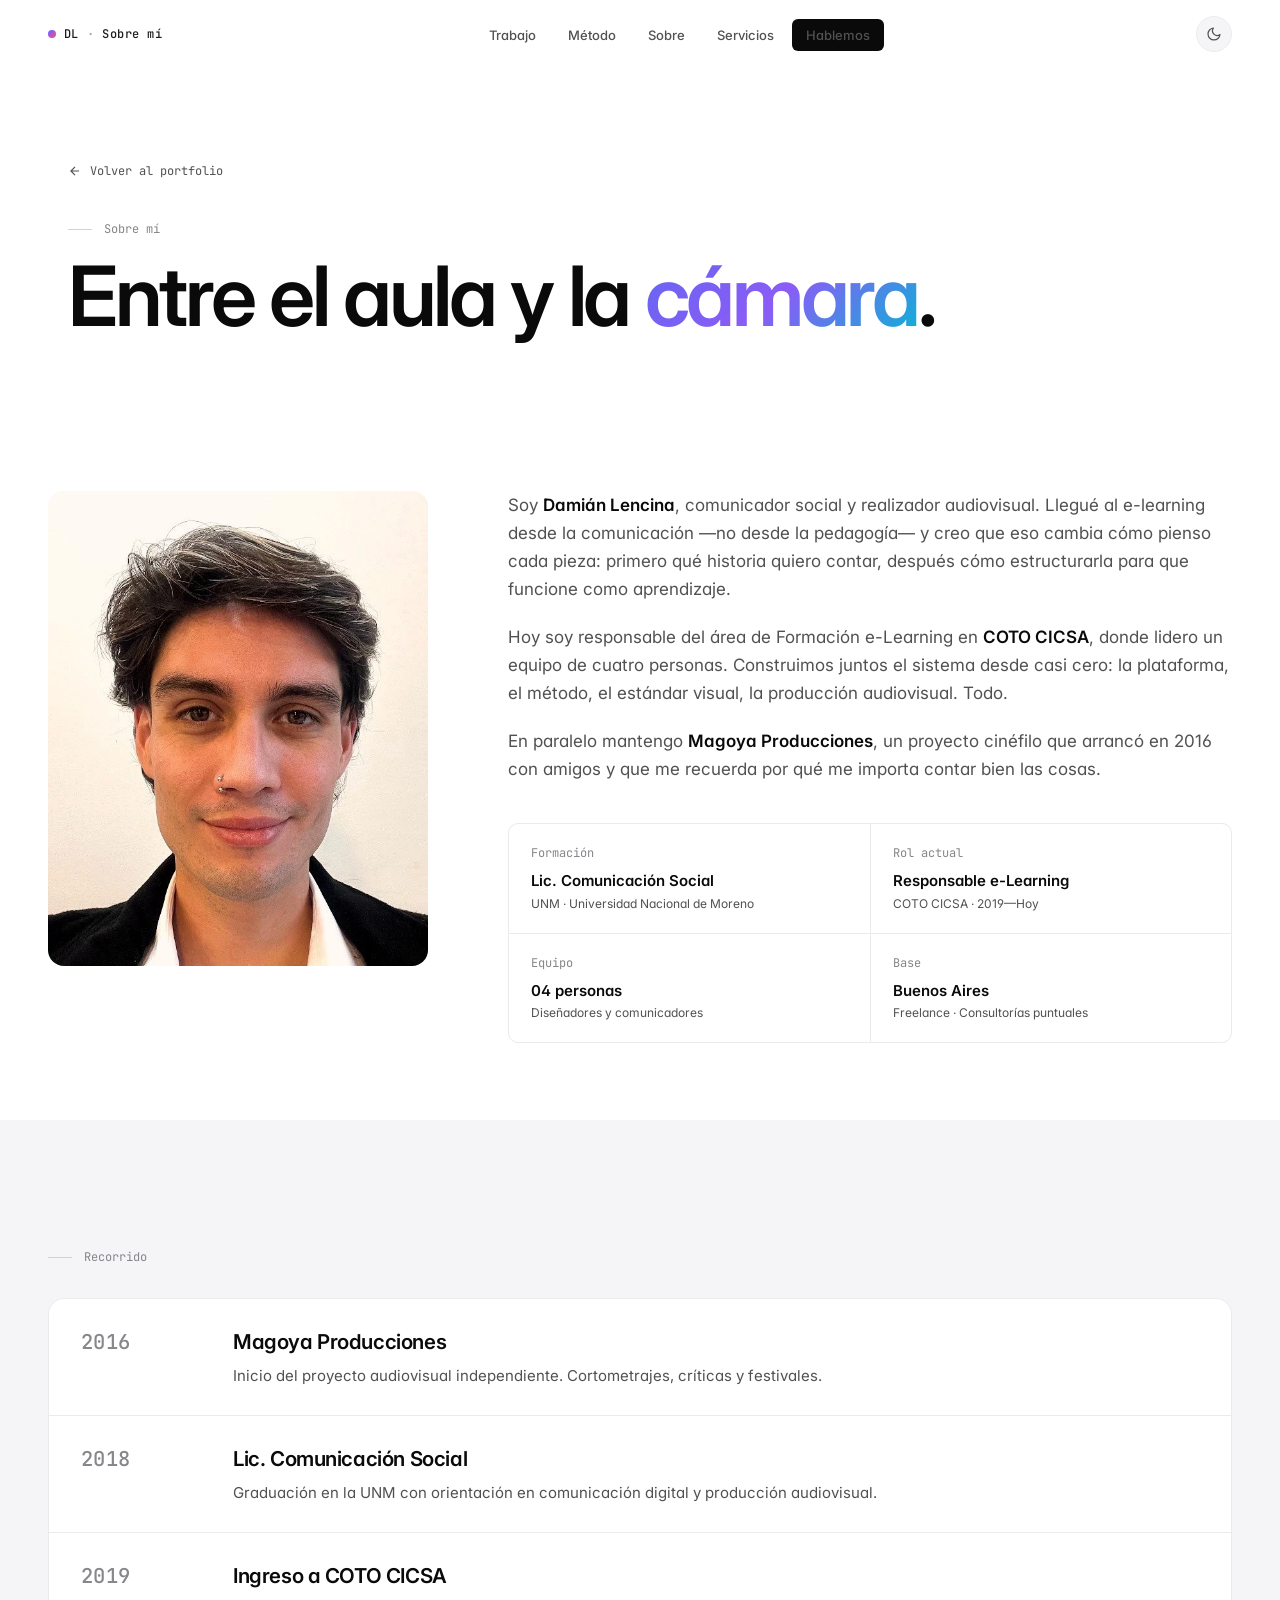
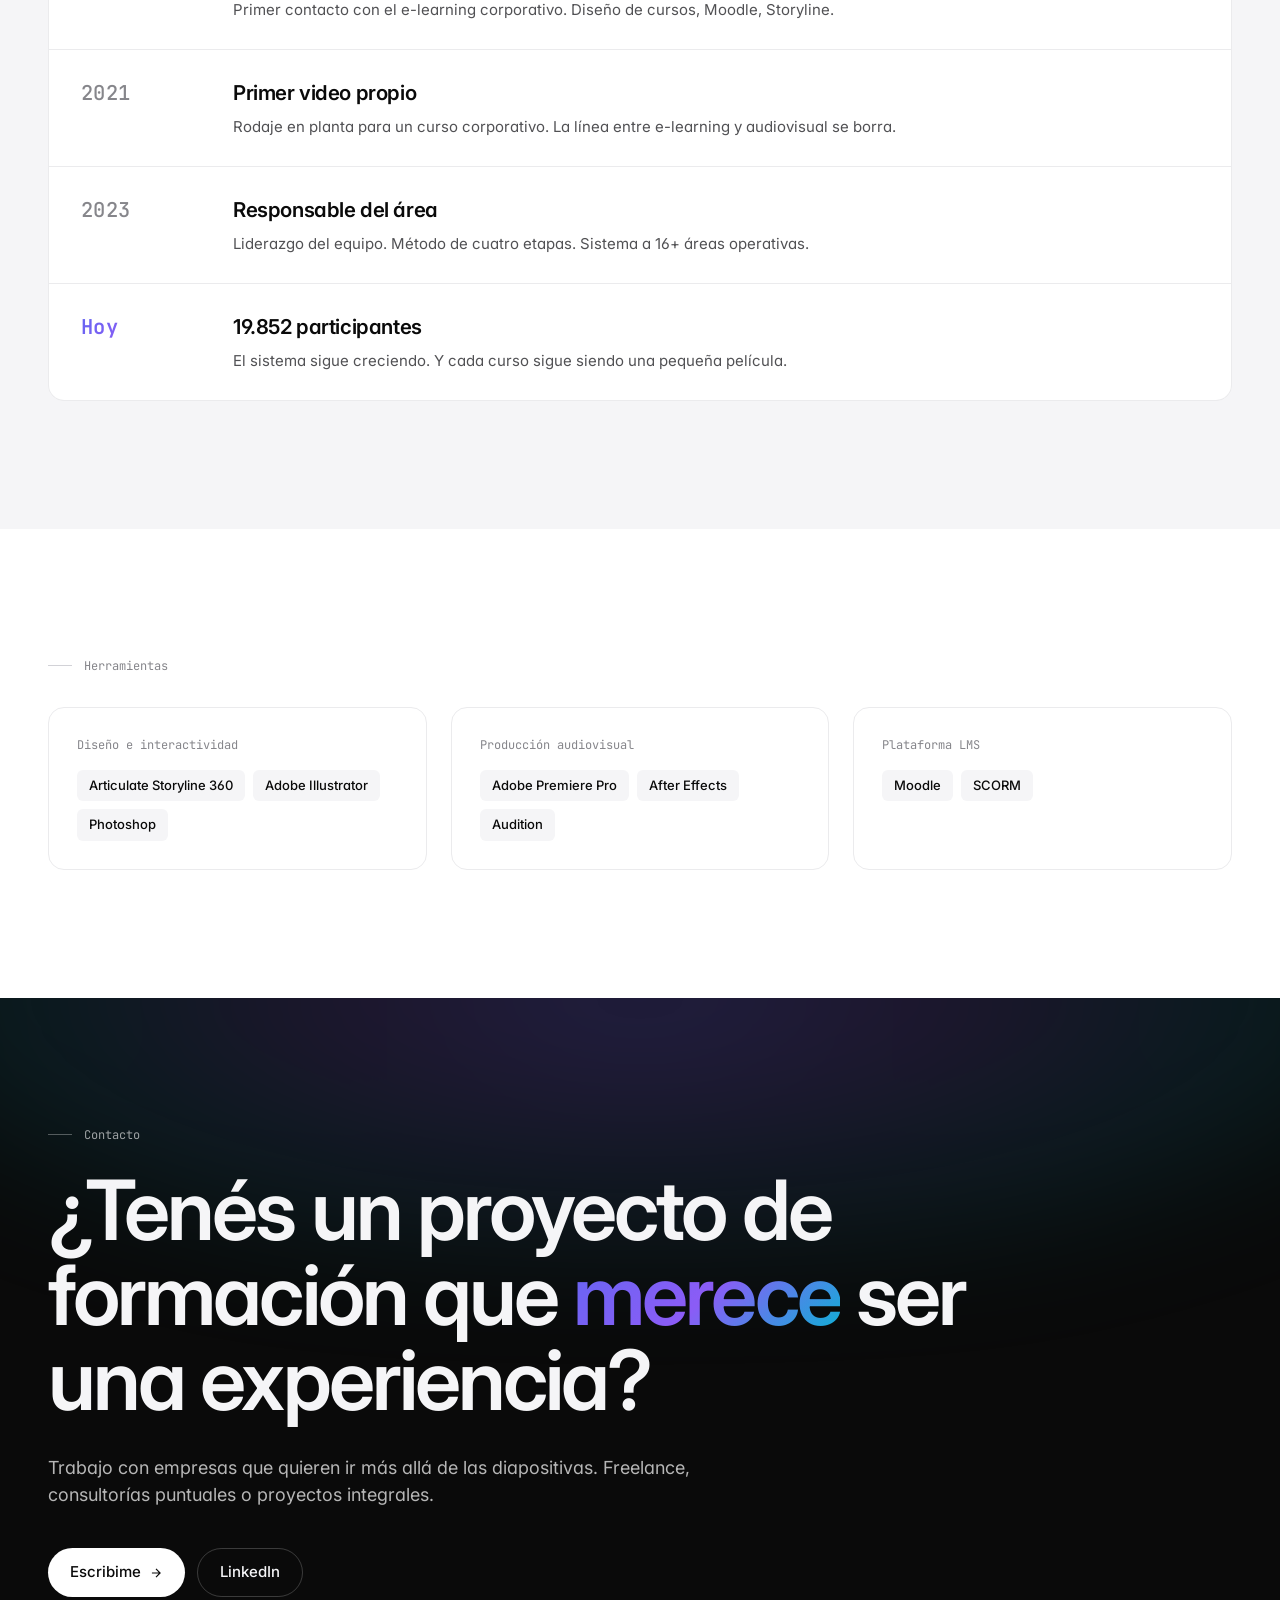
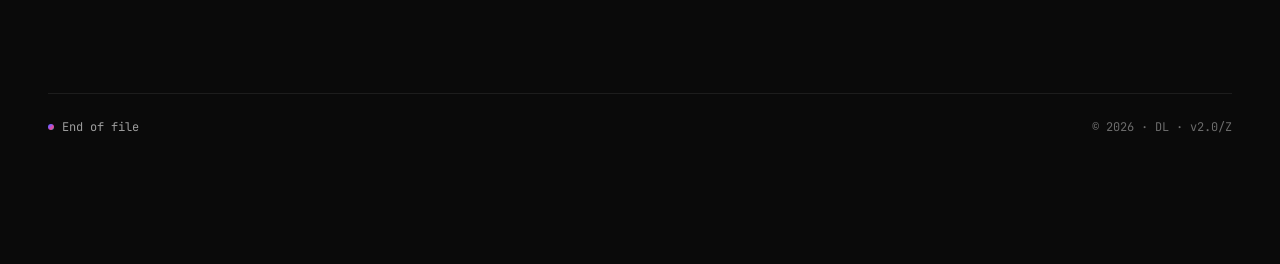
<file: sobre.html>
<!DOCTYPE html>
<html lang="es">
<head>
  <meta charset="UTF-8">
  <meta name="viewport" content="width=device-width, initial-scale=1.0">
<script>
(function(){
  try{
    var t = localStorage.getItem('dl-theme');
    if(!t){ t = matchMedia('(prefers-color-scheme: dark)').matches ? 'dark' : 'light'; }
    if(t==='dark'){ document.documentElement.setAttribute('data-theme','dark'); }
  }catch(e){}
})();
</script>
  <meta name="theme-color" content="#ffffff">
<title>Sobre mí — Damián Lencina</title>
<meta name="description" content="Comunicador social y realizador audiovisual. Responsable de e-Learning en COTO CICSA. +7 años diseñando experiencias formativas. Buenos Aires, Argentina.">
<meta name="author" content="Damián Lencina">

<link rel="canonical" href="https://damianlencina.com/sobre.html">

<!-- Open Graph -->
<meta property="og:type" content="article">
<meta property="og:locale" content="es_AR">
<meta property="og:site_name" content="Damián Lencina · Portfolio">
<meta property="og:url" content="https://damianlencina.com/sobre.html">
<meta property="og:title" content="Sobre mí — Damián Lencina">
<meta property="og:description" content="Comunicador social y realizador audiovisual. Responsable de e-Learning en COTO CICSA. +7 años diseñando experiencias formativas. Buenos Aires, Argentina.">
<meta property="og:image" content="https://damianlencina.com/img/retrato.jpg">
<meta property="og:image:width" content="1200">
<meta property="og:image:height" content="630">
<meta property="og:image:alt" content="Damián Lencina · retrato">

<!-- Twitter Card -->
<meta name="twitter:card" content="summary_large_image">
<meta name="twitter:title" content="Sobre mí — Damián Lencina">
<meta name="twitter:description" content="Comunicador social y realizador audiovisual. Responsable de e-Learning en COTO CICSA. +7 años diseñando experiencias formativas. Buenos Aires, Argentina.">
<meta name="twitter:image" content="https://damianlencina.com/img/retrato.jpg">

<!-- Favicons -->
<link rel="icon" type="image/svg+xml" href="favicon.svg">
<link rel="icon" type="image/png" sizes="32x32" href="favicon-32.png">
<link rel="apple-touch-icon" sizes="180x180" href="apple-touch-icon.png">

<script type="application/ld+json">
{
  "@context": "https://schema.org",
  "@type": "AboutPage",
  "name": "Sobre Damián Lencina",
  "description": "Comunicador social y realizador audiovisual. Responsable de e-Learning en COTO CICSA. +7 años diseñando experiencias formativas. Buenos Aires, Argentina.",
  "url": "https://damianlencina.com/sobre.html",
  "mainEntity": {
    "@type": "Person",
    "name": "Damián Lencina",
    "jobTitle": "Responsable de e-Learning",
    "worksFor": { "@type": "Organization", "name": "COTO CICSA" }
  }
}
</script>

<link rel="preconnect" href="https://fonts.googleapis.com">
  <link rel="preconnect" href="https://fonts.gstatic.com" crossorigin>
  <link href="https://fonts.googleapis.com/css2?family=Inter:wght@300;400;500;600;700&family=JetBrains+Mono:wght@400;500&display=swap" rel="stylesheet">
  <link rel="preload" as="style" href="style.css">
<link rel="stylesheet" href="style.css">
  <style>
    /* Sobre — hero */
    .sobre-hero {
      padding: 160px var(--side-pad) 80px;
      max-width: var(--content-width);
      margin: 0 auto;
      position: relative;
    }
    .sobre-hero-title {
      font-family: 'Inter', sans-serif;
      font-weight: 600;
      font-size: var(--t-h1);
      line-height: 1.02;
      letter-spacing: -0.04em;
      color: var(--ink);
      margin-bottom: 32px;
      max-width: 18ch;
    }
    .sobre-hero-title .grad {
      background: var(--aurora-grad-text);
      -webkit-background-clip: text;
      background-clip: text;
      color: transparent;
    }

    /* Timeline */
    .timeline-section { background: var(--bg-tint); }
    .timeline-wrap {
      max-width: var(--content-width);
      margin: 0 auto;
    }
    .timeline-label {
      font-family: var(--type-mono);
      font-size: var(--t-tag);
      color: var(--ink-dim);
      margin-bottom: 32px;
      display: flex;
      align-items: center;
      gap: 12px;
    }
    .timeline-label::before {
      content: '';
      width: 24px; height: 1px;
      background: var(--ink-line);
    }
    .timeline-items {
      display: grid;
      gap: 1px;
      background: var(--ink-line-soft);
      border-radius: var(--radius-l);
      overflow: hidden;
      border: 1px solid var(--ink-line-soft);
    }
    .timeline-item {
      background: var(--bg);
      padding: 28px 32px;
      display: grid;
      grid-template-columns: 120px 1fr;
      gap: 32px;
      align-items: baseline;
      transition: background 0.3s;
    }
    .timeline-item:hover { background: var(--bg-tint); }
    .timeline-year {
      font-family: var(--type-mono);
      font-size: var(--t-h4);
      font-weight: 500;
      color: var(--ink-dim);
      letter-spacing: 0.02em;
    }
    .timeline-item--now .timeline-year {
      background: var(--aurora-grad-text);
      -webkit-background-clip: text;
      background-clip: text;
      color: transparent;
      font-weight: 600;
    }
    .timeline-title {
      font-size: var(--t-h4);
      font-weight: 600;
      letter-spacing: -0.02em;
      color: var(--ink);
      margin-bottom: 6px;
    }
    .timeline-desc {
      font-size: var(--t-body);
      line-height: 1.55;
      color: var(--ink-mid);
    }

    /* Tools */
    .tools-wrap {
      max-width: var(--content-width);
      margin: 0 auto;
    }
    .tools-label {
      font-family: var(--type-mono);
      font-size: var(--t-tag);
      color: var(--ink-dim);
      margin-bottom: 32px;
      display: flex;
      align-items: center;
      gap: 12px;
    }
    .tools-label::before {
      content: '';
      width: 24px; height: 1px;
      background: var(--ink-line);
    }
    .tools-grid {
      display: grid;
      grid-template-columns: repeat(3, 1fr);
      gap: 24px;
    }
    .tool-group {
      background: var(--bg);
      border: 1px solid var(--ink-line-soft);
      border-radius: var(--radius-l);
      padding: 28px;
      transition: border-color 0.3s, transform 0.3s var(--ease-out);
    }
    .tool-group:hover {
      border-color: var(--ink-line);
      transform: translateY(-4px);
    }
    .tool-group-title {
      font-family: var(--type-mono);
      font-size: var(--t-tag);
      color: var(--ink-dim);
      margin-bottom: 16px;
    }
    .tool-tags {
      display: flex;
      flex-wrap: wrap;
      gap: 8px;
    }
    .tool-tags span {
      font-size: var(--t-small);
      font-weight: 500;
      padding: 6px 12px;
      background: var(--bg-tint);
      color: var(--ink);
      border-radius: var(--radius-s);
    }

    @media (max-width: 720px) {
      .timeline-item { grid-template-columns: 1fr; gap: 8px; padding: 24px; }
      .tools-grid { grid-template-columns: 1fr; }
    }
  </style>
</head>
<body class="case-page">
<a href="#main" class="skip-link">Saltar al contenido principal</a>


<!-- NAV -->
<nav id="nav">
  <a href="index.html" class="nav-mark">DL <span>·</span> Sobre mí</a>
  <ul class="nav-links" id="navLinks">
    <li><a href="index.html#trabajo">Trabajo</a></li>
    <li><a href="metodo.html">Método</a></li>
    <li><a href="sobre.html">Sobre</a></li>
    <li><a href="servicios.html">Servicios</a></li>
    <li><a href="index.html#contacto" class="nav-cta">Hablemos</a></li>
  </ul>
  <div class="nav-end">
    <button class="theme-toggle" id="themeToggle" aria-label="Cambiar tema claro/oscuro" type="button">
      <svg class="icon-moon" viewBox="0 0 24 24" fill="none" stroke="currentColor" stroke-width="1.8" stroke-linecap="round" stroke-linejoin="round"><path d="M21 12.79A9 9 0 1 1 11.21 3 7 7 0 0 0 21 12.79z"/></svg>
      <svg class="icon-sun" viewBox="0 0 24 24" fill="none" stroke="currentColor" stroke-width="1.8" stroke-linecap="round" stroke-linejoin="round"><circle cx="12" cy="12" r="4"/><path d="M12 2v2M12 20v2M4.93 4.93l1.41 1.41M17.66 17.66l1.41 1.41M2 12h2M20 12h2M4.93 19.07l1.41-1.41M17.66 6.34l1.41-1.41"/></svg>
    </button>
    <button class="nav-hamburger" id="navHamburger" aria-label="Abrir menú" aria-expanded="false">
      <span></span><span></span><span></span>
    </button>
  </div>
</nav>

<div class="scroll-progress" id="scrollProgress"></div>

<!-- HERO -->
<section id="main" class="sobre-hero">
  <a href="index.html" class="case-back">
    <svg width="14" height="14" viewBox="0 0 24 24" fill="none" stroke="currentColor" stroke-width="2"><path d="M19 12H5M12 19l-7-7 7-7"/></svg>
    Volver al portfolio
  </a>

  <div class="case-tag">Sobre mí</div>

  <h1 class="sobre-hero-title">
    Entre el aula y la <span class="grad">cámara</span>.
  </h1>
</section>

<!-- Contenido principal -->
<section class="about-section" style="padding-top: 40px;">
  <div class="about-grid reveal">
    <div class="about-portrait">
      <picture><source srcset="img/retrato.webp" type="image/webp"><img loading="eager" fetchpriority="high" alt="Damián Lencina" src="img/retrato.jpg"></picture>
    </div>
    <div class="about-content">
      <div class="about-text">
        <p>Soy <strong>Damián Lencina</strong>, comunicador social y realizador audiovisual. Llegué al e-learning desde la comunicación —no desde la pedagogía— y creo que eso cambia cómo pienso cada pieza: primero qué historia quiero contar, después cómo estructurarla para que funcione como aprendizaje.</p>
        <p>Hoy soy responsable del área de Formación e-Learning en <strong>COTO CICSA</strong>, donde lidero un equipo de cuatro personas. Construimos juntos el sistema desde casi cero: la plataforma, el método, el estándar visual, la producción audiovisual. Todo.</p>
        <p>En paralelo mantengo <strong>Magoya Producciones</strong>, un proyecto cinéfilo que arrancó en 2016 con amigos y que me recuerda por qué me importa contar bien las cosas.</p>
      </div>

      <div class="about-meta">
        <div class="about-meta-item">
          <div class="label">Formación</div>
          <div class="value">Lic. Comunicación Social</div>
          <div class="sub">UNM · Universidad Nacional de Moreno</div>
        </div>
        <div class="about-meta-item">
          <div class="label">Rol actual</div>
          <div class="value">Responsable e-Learning</div>
          <div class="sub">COTO CICSA · 2019—Hoy</div>
        </div>
        <div class="about-meta-item">
          <div class="label">Equipo</div>
          <div class="value">04 personas</div>
          <div class="sub">Diseñadores y comunicadores</div>
        </div>
        <div class="about-meta-item">
          <div class="label">Base</div>
          <div class="value">Buenos Aires</div>
          <div class="sub">Freelance · Consultorías puntuales</div>
        </div>
      </div>
    </div>
  </div>
</section>

<!-- Timeline -->
<section class="timeline-section">
  <div class="timeline-wrap reveal">
    <div class="timeline-label">Recorrido</div>
    <div class="timeline-items">
      <div class="timeline-item">
        <div class="timeline-year">2016</div>
        <div>
          <div class="timeline-title">Magoya Producciones</div>
          <div class="timeline-desc">Inicio del proyecto audiovisual independiente. Cortometrajes, críticas y festivales.</div>
        </div>
      </div>
      <div class="timeline-item">
        <div class="timeline-year">2018</div>
        <div>
          <div class="timeline-title">Lic. Comunicación Social</div>
          <div class="timeline-desc">Graduación en la UNM con orientación en comunicación digital y producción audiovisual.</div>
        </div>
      </div>
      <div class="timeline-item">
        <div class="timeline-year">2019</div>
        <div>
          <div class="timeline-title">Ingreso a COTO CICSA</div>
          <div class="timeline-desc">Primer contacto con el e-learning corporativo. Diseño de cursos, Moodle, Storyline.</div>
        </div>
      </div>
      <div class="timeline-item">
        <div class="timeline-year">2021</div>
        <div>
          <div class="timeline-title">Primer video propio</div>
          <div class="timeline-desc">Rodaje en planta para un curso corporativo. La línea entre e-learning y audiovisual se borra.</div>
        </div>
      </div>
      <div class="timeline-item">
        <div class="timeline-year">2023</div>
        <div>
          <div class="timeline-title">Responsable del área</div>
          <div class="timeline-desc">Liderazgo del equipo. Método de cuatro etapas. Sistema a 16+ áreas operativas.</div>
        </div>
      </div>
      <div class="timeline-item timeline-item--now">
        <div class="timeline-year">Hoy</div>
        <div>
          <div class="timeline-title">19.852 participantes</div>
          <div class="timeline-desc">El sistema sigue creciendo. Y cada curso sigue siendo una pequeña película.</div>
        </div>
      </div>
    </div>
  </div>
</section>

<!-- Herramientas -->
<section style="background: var(--bg);">
  <div class="tools-wrap reveal">
    <div class="tools-label">Herramientas</div>
    <div class="tools-grid">
      <div class="tool-group">
        <div class="tool-group-title">Diseño e interactividad</div>
        <div class="tool-tags">
          <span>Articulate Storyline 360</span>
          <span>Adobe Illustrator</span>
          <span>Photoshop</span>
        </div>
      </div>
      <div class="tool-group">
        <div class="tool-group-title">Producción audiovisual</div>
        <div class="tool-tags">
          <span>Adobe Premiere Pro</span>
          <span>After Effects</span>
          <span>Audition</span>
        </div>
      </div>
      <div class="tool-group">
        <div class="tool-group-title">Plataforma LMS</div>
        <div class="tool-tags">
          <span>Moodle</span>
          <span>SCORM</span>
        </div>
      </div>
    </div>
  </div>
</section>

<!-- Footer CTA -->
<section class="footer-cta" id="contacto">
  <div class="footer-inner">
    <div>
      <div class="footer-cta-tag">Contacto</div>
      <h2>¿Tenés un proyecto de formación que <span class="grad">merece</span> ser una experiencia?</h2>
      <p class="footer-cta-sub">Trabajo con empresas que quieren ir más allá de las diapositivas. Freelance, consultorías puntuales o proyectos integrales.</p>
      <div class="contact-actions">
        <a href="mailto:dami.lencina21@gmail.com" class="btn btn-light">
          Escribime
          <svg class="btn-arrow" width="14" height="14" viewBox="0 0 24 24" fill="none" stroke="currentColor" stroke-width="2"><path d="M5 12h14M12 5l7 7-7 7"/></svg>
        </a>
        <a href="https://www.linkedin.com/in/damian-ezequiel-lencina/" target="_blank" rel="noopener" class="btn btn-dark-ghost">LinkedIn</a>
      </div>
    </div>

    <div class="footer-fin">
      <div class="footer-fin-text">End of file</div>
      <div class="footer-fin-meta">© <span class="footer-year">2026</span> · DL · v2.0/Z</div>
    </div>
  </div>
</section>

<button class="back-to-top" id="backToTop" aria-label="Volver arriba">↑</button>

<script src="script.js"></script>
</body>
</html>
</file>
<file: style.css>
/* ========================================================================
   DAMIÁN LENCINA — VERSIÓN Z
   AI Studio / Future Editorial
   ======================================================================== */

*, *::before, *::after { box-sizing: border-box; margin: 0; padding: 0; }
html { scroll-behavior: smooth; -webkit-text-size-adjust: 100%; }
html, body { overflow-x: hidden; max-width: 100%; }
body {
  font-family: 'Inter', -apple-system, BlinkMacSystemFont, sans-serif;
  background: var(--bg);
  color: var(--ink);
  line-height: 1.5;
  -webkit-font-smoothing: antialiased;
  -moz-osx-font-smoothing: grayscale;
  font-feature-settings: 'cv02', 'cv03', 'cv04', 'cv11';
}
a { color: inherit; text-decoration: none; }
button { font: inherit; background: none; border: 0; color: inherit; cursor: pointer; }
img { max-width: 100%; height: auto; display: block; }
ul, ol { list-style: none; }

:root {
  --bg:          #ffffff;
  --bg-soft:     #fafafa;
  --bg-tint:     #f5f5f7;
  --bg-card:     #ffffff;
  --bg-dark:     #0a0a0a;
  --bg-dark-soft:#111113;

  --ink:         #0a0a0a;
  --ink-soft:    #1d1d1f;
  --ink-mid:     #515154;
  --ink-dim:     #86868b;
  --ink-faint:   #a1a1a6;
  --ink-line:    #d2d2d7;
  --ink-line-soft: #ebebed;
  --ink-invert:  #f5f5f7;

  --aurora-1:    #6366f1;
  --aurora-2:    #8b5cf6;
  --aurora-3:    #ec4899;
  --aurora-4:    #06b6d4;
  --aurora-grad: linear-gradient(135deg, #6366f1 0%, #8b5cf6 33%, #ec4899 66%, #06b6d4 100%);
  --aurora-grad-soft: linear-gradient(135deg, rgba(99,102,241,0.08) 0%, rgba(139,92,246,0.08) 50%, rgba(6,182,212,0.08) 100%);
  --aurora-grad-text: linear-gradient(135deg, #6366f1 0%, #8b5cf6 50%, #06b6d4 100%);

  --signal:      #00d9ff;
  --signal-soft: rgba(0, 217, 255, 0.10);

  --content-width: 1240px;
  --content-narrow: 880px;
  --side-pad: clamp(20px, 4vw, 48px);
  --gap-xs: 8px;
  --gap-s: 16px;
  --gap-m: 24px;
  --gap-l: 40px;
  --gap-xl: 64px;
  --gap-2xl: 96px;
  --gap-3xl: 128px;

  --radius-xs: 4px;
  --radius-s: 6px;
  --radius-m: 10px;
  --radius-l: 16px;
  --radius-full: 999px;

  --shadow-s: 0 1px 2px rgba(10,10,10,0.05);
  --shadow-m: 0 8px 24px rgba(10,10,10,0.08), 0 2px 6px rgba(10,10,10,0.04);
  --shadow-l: 0 20px 56px rgba(10,10,10,0.12), 0 4px 12px rgba(10,10,10,0.06);
  --shadow-aurora: 0 14px 48px rgba(99,102,241,0.22), 0 4px 16px rgba(236,72,153,0.10);

  /* Nav bg para transparencia con blur */
  --nav-bg: rgba(255,255,255,0.72);

  --type-mono: 'JetBrains Mono', 'SF Mono', Menlo, monospace;

  --t-micro:   11px;
  --t-tag:     12px;
  --t-small:   13px;
  --t-body:    15px;
  --t-body-l:  17px;
  --t-lead:    clamp(18px, 1.4vw, 21px);
  --t-h4:      clamp(18px, 1.6vw, 22px);
  --t-h3:      clamp(22px, 2.2vw, 28px);
  --t-h2:      clamp(32px, 4vw, 56px);
  --t-h1:      clamp(44px, 6.5vw, 88px);
  --t-display: clamp(56px, 9vw, 128px);

  --ease-out: cubic-bezier(0.16, 1, 0.3, 1);
  --ease-in-out: cubic-bezier(0.65, 0, 0.35, 1);
}

/* === DARK THEME === */
:root[data-theme="dark"] {
  --bg:            #0a0a0a;
  --bg-soft:       #0e0e10;
  --bg-tint:       #131316;
  --bg-card:       #131316;
  --bg-dark:       #050507;
  --bg-dark-soft:  #0a0a0a;

  --ink:           #f5f5f7;
  --ink-soft:      #e5e5e7;
  --ink-mid:       #a1a1a6;
  --ink-dim:       #86868b;
  --ink-faint:     #6e6e73;
  --ink-line:      #38383d;
  --ink-line-soft: #1d1d20;
  --ink-invert:    #0a0a0a;

  --shadow-s: 0 1px 2px rgba(0,0,0,0.5);
  --shadow-m: 0 8px 24px rgba(0,0,0,0.5), 0 2px 6px rgba(0,0,0,0.35);
  --shadow-l: 0 20px 56px rgba(0,0,0,0.6), 0 4px 12px rgba(0,0,0,0.4);
  --shadow-aurora: 0 14px 48px rgba(139,92,246,0.32), 0 4px 16px rgba(6,182,212,0.18);

  --nav-bg: rgba(10,10,10,0.72);
}

/* Botones primary en dark — fondo blanco con texto dark queda bien, pero el ghost necesita ajuste */
:root[data-theme="dark"] .btn-ghost {
  color: var(--ink);
  border-color: var(--ink-line);
}
:root[data-theme="dark"] .btn-ghost:hover {
  border-color: var(--ink);
  background: rgba(255,255,255,0.04);
}
/* nav-cta en dark — el fondo blanco invertido queda un toque agresivo, lo suavizo */
:root[data-theme="dark"] .nav-cta {
  background: var(--ink);
  color: var(--bg);
}
:root[data-theme="dark"] .nav-cta:hover {
  background: var(--ink-soft);
}

/* Transición global suave al cambiar de tema (sólo cuando NO es la primera carga) */
:root.theme-transitioning,
:root.theme-transitioning *,
:root.theme-transitioning *::before,
:root.theme-transitioning *::after {
  transition: background-color 0.4s ease, border-color 0.4s ease, color 0.4s ease, box-shadow 0.4s ease !important;
}

::selection { background: var(--ink); color: var(--bg); }

/* === Skip link (accesibilidad) === */
.skip-link {
  position: absolute;
  top: 8px;
  left: 8px;
  padding: 12px 20px;
  background: var(--ink);
  color: var(--bg);
  text-decoration: none;
  border-radius: var(--radius-s);
  font-family: var(--type-mono);
  font-size: var(--t-small);
  font-weight: 500;
  z-index: 1000;
  transform: translateY(-200%);
  transition: transform 0.2s var(--ease-out);
}
.skip-link:focus {
  transform: translateY(0);
  outline: 2px solid var(--signal);
  outline-offset: 2px;
}

/* === Focus visible mejorado para accesibilidad por teclado === */
:focus-visible {
  outline: 2px solid var(--signal);
  outline-offset: 3px;
  border-radius: 2px;
}
.btn:focus-visible,
.theme-toggle:focus-visible,
.nav-cta:focus-visible {
  outline-offset: 4px;
}

/* === Respeto a usuarios con prefer-reduced-motion === */
@media (prefers-reduced-motion: reduce) {
  *, *::before, *::after {
    animation-duration: 0.01ms !important;
    animation-iteration-count: 1 !important;
    transition-duration: 0.01ms !important;
    scroll-behavior: auto !important;
  }
  .reveal,
  .reveal-stagger > * {
    opacity: 1 !important;
    transform: none !important;
  }
}

::-webkit-scrollbar { width: 8px; height: 8px; }
::-webkit-scrollbar-track { background: transparent; }
::-webkit-scrollbar-thumb { background: var(--ink-line); border-radius: 999px; }
::-webkit-scrollbar-thumb:hover { background: var(--ink-dim); }

/* ============================ NAV ============================ */
nav#nav {
  position: fixed;
  top: 0; left: 0; right: 0;
  z-index: 100;
  padding: 16px var(--side-pad);
  display: flex;
  align-items: center;
  justify-content: space-between;
  background: var(--nav-bg);
  backdrop-filter: saturate(180%) blur(20px);
  -webkit-backdrop-filter: saturate(180%) blur(20px);
  border-bottom: 1px solid transparent;
  transition: border-color 0.3s, background 0.3s;
}
nav#nav.scrolled { border-bottom-color: var(--ink-line-soft); }
.nav-mark {
  font-family: var(--type-mono);
  font-size: var(--t-tag);
  font-weight: 500;
  letter-spacing: 0.04em;
  color: var(--ink-soft);
  display: flex;
  align-items: center;
  gap: 8px;
}
.nav-mark::before {
  content: '';
  width: 8px; height: 8px;
  border-radius: 50%;
  background: var(--aurora-grad);
  animation: pulse 2.4s ease-in-out infinite;
}
.nav-mark span { color: var(--ink-faint); }
.nav-links {
  display: flex;
  gap: 4px;
  align-items: center;
}
.nav-links a {
  font-size: var(--t-small);
  font-weight: 500;
  color: var(--ink-mid);
  padding: 8px 14px;
  border-radius: var(--radius-s);
  transition: color 0.2s, background 0.2s;
}
.nav-links a:hover { color: var(--ink); background: var(--bg-tint); }
.nav-cta {
  font-size: var(--t-small);
  font-weight: 500;
  color: var(--bg);
  background: var(--ink);
  padding: 8px 16px;
  border-radius: var(--radius-full);
  transition: transform 0.2s var(--ease-out), background 0.2s;
}
.nav-cta:hover { background: var(--ink-soft); color: var(--bg); transform: scale(0.98); }

/* === Theme toggle === */
.theme-toggle {
  width: 36px;
  height: 36px;
  border-radius: 50%;
  background: var(--bg-tint);
  border: 1px solid var(--ink-line-soft);
  color: var(--ink-mid);
  display: inline-flex;
  align-items: center;
  justify-content: center;
  cursor: pointer;
  transition: background 0.2s, border-color 0.2s, color 0.2s, transform 0.2s var(--ease-out);
}
.theme-toggle:hover {
  background: var(--ink-line-soft);
  color: var(--ink);
  transform: scale(1.05);
}
.theme-toggle svg {
  width: 16px;
  height: 16px;
  transition: opacity 0.25s, transform 0.4s var(--ease-out);
}
.theme-toggle .icon-moon { display: block; }
.theme-toggle .icon-sun { display: none; }
:root[data-theme="dark"] .theme-toggle .icon-moon { display: none; }
:root[data-theme="dark"] .theme-toggle .icon-sun { display: block; }
.nav-end {
  display: flex;
  align-items: center;
  gap: 8px;
}
.nav-hamburger {
  display: none;
  flex-direction: column;
  gap: 5px;
  padding: 8px;
  border-radius: var(--radius-s);
  transition: background 0.2s;
}
.nav-hamburger:hover { background: var(--bg-tint); }
.nav-hamburger span {
  display: block;
  width: 22px; height: 1.5px;
  background: var(--ink);
  transform-origin: center;
  transition: transform 0.3s var(--ease-out), opacity 0.2s;
}
.nav-hamburger[aria-expanded="true"] span:nth-child(1) {
  transform: translateY(6.5px) rotate(45deg);
}
.nav-hamburger[aria-expanded="true"] span:nth-child(2) {
  opacity: 0;
  transform: scaleX(0);
}
.nav-hamburger[aria-expanded="true"] span:nth-child(3) {
  transform: translateY(-6.5px) rotate(-45deg);
}

.scroll-progress {
  position: fixed;
  top: 0; left: 0;
  height: 2px;
  width: 0%;
  background: var(--aurora-grad);
  z-index: 101;
  transition: width 0.05s linear;
}

/* ============================ HERO ============================ */
.hero {
  min-height: 100vh;
  display: flex;
  align-items: center;
  padding: 120px var(--side-pad) 80px;
  position: relative;
  overflow: hidden;
  background: var(--bg);
}
.hero::before {
  content: '';
  position: absolute;
  top: -20%; right: -10%;
  width: 70%; height: 80%;
  background: radial-gradient(ellipse at center,
    rgba(139, 92, 246, 0.16) 0%,
    rgba(99, 102, 241, 0.10) 30%,
    transparent 70%);
  filter: blur(60px);
  pointer-events: none;
  animation: auroraFloat 20s ease-in-out infinite;
}
.hero::after {
  content: '';
  position: absolute;
  bottom: -30%; left: -10%;
  width: 60%; height: 70%;
  background: radial-gradient(ellipse at center,
    rgba(6, 182, 212, 0.12) 0%,
    rgba(236, 72, 153, 0.08) 40%,
    transparent 70%);
  filter: blur(80px);
  pointer-events: none;
  animation: auroraFloat 25s ease-in-out infinite reverse;
}
@keyframes auroraFloat {
  0%, 100% { transform: translate(0, 0) scale(1); }
  33% { transform: translate(5%, -3%) scale(1.05); }
  66% { transform: translate(-3%, 5%) scale(0.98); }
}
.hero-inner {
  max-width: var(--content-width);
  margin: 0 auto;
  width: 100%;
  position: relative;
  z-index: 2;
}
.hero-status {
  display: flex;
  align-items: center;
  gap: 24px;
  flex-wrap: wrap;
  font-family: var(--type-mono);
  font-size: var(--t-tag);
  font-weight: 500;
  color: var(--ink-mid);
  margin-bottom: 56px;
  opacity: 0;
  animation: fadeUp 0.8s var(--ease-out) 0.2s forwards;
}
.hero-status-item {
  display: inline-flex;
  align-items: center;
  gap: 8px;
}
.hero-status-dot {
  width: 6px; height: 6px;
  border-radius: 50%;
  background: var(--signal);
  box-shadow: 0 0 10px var(--signal);
  animation: pulse 2s ease-in-out infinite;
}
.hero-status-sep { color: var(--ink-line); }

/* Grid de 2 columnas en el hero */
.hero-grid {
  display: grid;
  grid-template-columns: 1.5fr 1fr;
  gap: 80px;
  align-items: center;
}
.hero-content { min-width: 0; }
.hero-video {
  justify-self: end;
  width: 100%;
  max-width: 340px;
  opacity: 0;
  animation: fadeUp 1s var(--ease-out) 0.9s forwards;
}

.hero h1 {
  font-family: 'Inter', sans-serif;
  font-weight: 600;
  font-size: var(--t-h1);
  line-height: 0.96;
  letter-spacing: -0.04em;
  color: var(--ink);
  max-width: 12ch;
  margin-bottom: 32px;
}
.hero h1 .line {
  display: block;
  overflow: hidden;
}
.hero h1 .line span {
  display: inline-block;
  opacity: 0;
  transform: translateY(100%);
  animation: revealUp 1s var(--ease-out) forwards;
}
.hero h1 .line:nth-child(1) span { animation-delay: 0.35s; }
.hero h1 .line:nth-child(2) span { animation-delay: 0.45s; }
.hero h1 .line:nth-child(3) span { animation-delay: 0.55s; }
.hero h1 .grad {
  background: var(--aurora-grad-text);
  -webkit-background-clip: text;
  background-clip: text;
  color: transparent;
  font-weight: 600;
}
.hero-sub {
  font-size: var(--t-lead);
  line-height: 1.5;
  color: var(--ink-mid);
  max-width: 52ch;
  margin-bottom: 40px;
  opacity: 0;
  animation: fadeUp 0.8s var(--ease-out) 0.85s forwards;
}
.hero-sub strong { color: var(--ink); font-weight: 600; }
.hero-actions {
  display: flex;
  gap: 12px;
  flex-wrap: wrap;
  opacity: 0;
  animation: fadeUp 0.8s var(--ease-out) 1s forwards;
}

/* === BUTTONS === */
.btn {
  display: inline-flex;
  align-items: center;
  gap: 8px;
  font-size: var(--t-body);
  font-weight: 500;
  padding: 12px 22px;
  border-radius: var(--radius-full);
  transition: transform 0.2s var(--ease-out), background 0.2s, color 0.2s, border-color 0.2s, box-shadow 0.2s;
  white-space: nowrap;
}
.btn:hover { transform: translateY(-1px); }
.btn-primary { background: var(--ink); color: var(--bg); }
.btn-primary:hover { background: var(--ink-soft); color: var(--bg); }
.btn-secondary { background: var(--bg-tint); color: var(--ink); }
.btn-secondary:hover { background: var(--ink-line-soft); color: var(--ink); }
.btn-ghost { color: var(--ink); border: 1px solid var(--ink-line); }
.btn-ghost:hover { border-color: var(--ink); color: var(--ink); }
.btn-arrow { transition: transform 0.2s var(--ease-out); }
.btn:hover .btn-arrow { transform: translateX(3px); }

/* === HERO VIDEO CARD === */
.hero-video-card {
  position: relative;
  display: block;
  width: 100%;
  aspect-ratio: 4/5;
  border-radius: var(--radius-l);
  overflow: hidden;
  cursor: pointer;
  background: var(--bg-tint);
  border: 0;
  padding: 0;
  box-shadow: var(--shadow-l);
  transition: transform 0.4s var(--ease-out), box-shadow 0.4s var(--ease-out);
}
.hero-video-card:hover {
  transform: translateY(-4px);
  box-shadow: 0 24px 56px rgba(10,10,10,0.16), var(--shadow-aurora);
}
.hero-video-img {
  width: 100%;
  height: 100%;
  object-fit: cover;
  object-position: center 15%;
  transition: transform 0.6s var(--ease-out);
}
.hero-video-card:hover .hero-video-img {
  transform: scale(1.04);
}
.hero-video-overlay {
  position: absolute;
  inset: 0;
  background: linear-gradient(to top,
    rgba(10,10,10,0.7) 0%,
    rgba(10,10,10,0.2) 35%,
    transparent 60%);
  pointer-events: none;
}
.hero-video-play {
  position: absolute;
  top: 50%; left: 50%;
  transform: translate(-50%, -50%);
  width: 64px; height: 64px;
  border-radius: 50%;
  background: var(--aurora-grad);
  display: flex;
  align-items: center;
  justify-content: center;
  box-shadow: 0 8px 32px rgba(99,102,241,0.5), 0 0 0 1px rgba(255,255,255,0.12);
  transition: transform 0.3s var(--ease-out), box-shadow 0.3s var(--ease-out);
}
.hero-video-card:hover .hero-video-play {
  transform: translate(-50%, -50%) scale(1.08);
  box-shadow: 0 12px 40px rgba(99,102,241,0.65), 0 0 0 1px rgba(255,255,255,0.2);
}
.hero-video-play svg {
  width: 22px; height: 22px;
  fill: #fff;
  margin-left: 3px;
}
.hero-video-meta {
  position: absolute;
  bottom: 20px; left: 20px; right: 20px;
  display: flex;
  flex-direction: column;
  gap: 2px;
  text-align: left;
  color: #fff;
}
.hero-video-tag {
  font-family: var(--type-mono);
  font-size: var(--t-tag);
  color: rgba(255,255,255,0.85);
  letter-spacing: 0.02em;
}
.hero-video-name {
  font-size: var(--t-body);
  font-weight: 600;
  color: #fff;
  letter-spacing: -0.01em;
}

.hero-meta {
  display: grid;
  grid-template-columns: repeat(4, 1fr);
  gap: 32px;
  margin-top: 96px;
  padding-top: 32px;
  border-top: 1px solid var(--ink-line-soft);
  opacity: 0;
  animation: fadeUp 0.8s var(--ease-out) 1.2s forwards;
}
.hero-meta-item .label {
  font-family: var(--type-mono);
  font-size: var(--t-tag);
  color: var(--ink-dim);
  margin-bottom: 8px;
  letter-spacing: 0.02em;
}
.hero-meta-item .value {
  font-size: var(--t-body-l);
  font-weight: 600;
  color: var(--ink);
  line-height: 1.3;
}
.hero-meta-item .value.signal {
  display: inline-flex;
  align-items: center;
  gap: 8px;
}
.hero-meta-item .value.signal::before {
  content: '';
  width: 6px; height: 6px;
  border-radius: 50%;
  background: var(--signal);
  box-shadow: 0 0 8px var(--signal);
}

/* ============================ ANIMATIONS ============================ */
@keyframes fadeUp {
  from { opacity: 0; transform: translateY(20px); }
  to { opacity: 1; transform: translateY(0); }
}
@keyframes revealUp {
  to { opacity: 1; transform: translateY(0); }
}
@keyframes pulse {
  0%, 100% { opacity: 1; transform: scale(1); }
  50% { opacity: 0.6; transform: scale(0.9); }
}
/* === Reveal animations === */
/* Por default el contenido es VISIBLE. Solo se oculta si JS aplica .js-reveal-init */
.js-reveal-init .reveal {
  opacity: 0;
  transform: translateY(30px);
  transition: opacity 0.9s var(--ease-out), transform 0.9s var(--ease-out);
}
.js-reveal-init .reveal.in {
  opacity: 1;
  transform: translateY(0);
}
.js-reveal-init .reveal-stagger > * {
  opacity: 0;
  transform: translateY(20px);
  transition: opacity 0.7s var(--ease-out), transform 0.7s var(--ease-out);
}
.js-reveal-init .reveal-stagger.in > *:nth-child(1) { transition-delay: 0.05s; }
.js-reveal-init .reveal-stagger.in > *:nth-child(2) { transition-delay: 0.15s; }
.js-reveal-init .reveal-stagger.in > *:nth-child(3) { transition-delay: 0.25s; }
.js-reveal-init .reveal-stagger.in > *:nth-child(4) { transition-delay: 0.35s; }
.js-reveal-init .reveal-stagger.in > * { opacity: 1; transform: translateY(0); }

/* ============================ SECTION HEADERS ============================ */
section { padding: var(--gap-3xl) var(--side-pad); position: relative; }
.section-header {
  max-width: var(--content-width);
  margin: 0 auto var(--gap-2xl);
}
.section-tag {
  font-family: var(--type-mono);
  font-size: var(--t-tag);
  font-weight: 500;
  color: var(--ink-dim);
  letter-spacing: 0.02em;
  margin-bottom: 16px;
  display: flex;
  align-items: center;
  gap: 12px;
}
.section-tag::before {
  content: '';
  width: 24px; height: 1px;
  background: var(--ink-line);
}
.section-h {
  font-family: 'Inter', sans-serif;
  font-weight: 600;
  font-size: var(--t-h2);
  line-height: 1.05;
  letter-spacing: -0.035em;
  color: var(--ink);
  max-width: 22ch;
  margin-bottom: 20px;
}
.section-h .grad {
  background: var(--aurora-grad-text);
  -webkit-background-clip: text;
  background-clip: text;
  color: transparent;
}
.section-lead {
  font-size: var(--t-lead);
  line-height: 1.5;
  color: var(--ink-mid);
  max-width: 56ch;
}

/* ============================ WORK ============================ */
.work-wrap {
  max-width: var(--content-width);
  margin: 0 auto;
  display: flex;
  flex-direction: column;
  gap: var(--gap-2xl);
}
.featured-case {
  position: relative;
  display: block;
  background: var(--bg-card);
  border: 1px solid var(--ink-line-soft);
  border-radius: var(--radius-l);
  overflow: hidden;
  box-shadow: var(--shadow-m);
  transition: border-color 0.4s var(--ease-out), transform 0.4s var(--ease-out), box-shadow 0.4s var(--ease-out);
}
.featured-case::before {
  content: '';
  position: absolute;
  inset: 0;
  border-radius: var(--radius-l);
  padding: 1px;
  background: var(--aurora-grad);
  -webkit-mask: linear-gradient(#fff 0 0) content-box, linear-gradient(#fff 0 0);
  -webkit-mask-composite: xor;
          mask-composite: exclude;
  opacity: 0;
  transition: opacity 0.4s var(--ease-out);
  pointer-events: none;
  z-index: 3;
}
.featured-case:hover {
  border-color: transparent;
  transform: translateY(-6px);
  box-shadow: var(--shadow-l), var(--shadow-aurora);
}
.featured-case:hover::before { opacity: 1; }
.featured-case-header {
  display: flex;
  align-items: center;
  justify-content: space-between;
  padding: 24px 32px;
  border-bottom: 1px solid var(--ink-line-soft);
  font-family: var(--type-mono);
  font-size: var(--t-tag);
  color: var(--ink-mid);
}
.featured-case-num {
  display: inline-flex;
  align-items: center;
  gap: 12px;
  color: var(--ink);
  font-weight: 500;
}
.featured-case-num::before {
  content: '';
  width: 6px; height: 6px;
  border-radius: 50%;
  background: var(--aurora-grad);
}
.featured-case-body {
  padding: 56px 32px 48px;
  display: grid;
  grid-template-columns: 1fr 1fr;
  gap: 64px;
  align-items: start;
}
.featured-case-content h3 {
  font-family: 'Inter', sans-serif;
  font-weight: 600;
  font-size: var(--t-h2);
  line-height: 1.05;
  letter-spacing: -0.035em;
  color: var(--ink);
  margin-bottom: 24px;
}
.featured-case-content h3 .grad {
  background: var(--aurora-grad-text);
  -webkit-background-clip: text;
  background-clip: text;
  color: transparent;
}
.featured-case-content p {
  font-size: var(--t-body-l);
  line-height: 1.6;
  color: var(--ink-mid);
  margin-bottom: 32px;
}
.featured-case-content p strong { color: var(--ink); font-weight: 600; }
.featured-case-link {
  display: inline-flex;
  align-items: center;
  gap: 6px;
  font-size: var(--t-body);
  font-weight: 500;
  color: var(--ink);
  border-bottom: 1px solid var(--ink);
  padding-bottom: 2px;
  transition: gap 0.2s var(--ease-out);
}
.featured-case:hover .featured-case-link { gap: 12px; }
.featured-case-stats {
  display: grid;
  grid-template-columns: 1fr 1fr;
  gap: 1px;
  background: var(--ink-line-soft);
  border-radius: var(--radius-m);
  overflow: hidden;
  border: 1px solid var(--ink-line-soft);
}
.stat-box {
  background: var(--bg-tint);
  padding: 24px 20px;
  display: flex;
  flex-direction: column;
  gap: 4px;
}
.stat-label {
  font-family: var(--type-mono);
  font-size: var(--t-tag);
  color: var(--ink-dim);
  letter-spacing: 0.02em;
}
.stat-value {
  font-size: clamp(28px, 3vw, 40px);
  font-weight: 600;
  color: var(--ink);
  letter-spacing: -0.025em;
  line-height: 1;
  margin-top: 8px;
  font-variant-numeric: tabular-nums;
}
.stat-value.grad {
  background: var(--aurora-grad-text);
  -webkit-background-clip: text;
  background-clip: text;
  color: transparent;
}

.work-grid {
  display: grid;
  grid-template-columns: repeat(3, 1fr);
  gap: 24px;
}
.work-item {
  position: relative;
  display: flex;
  flex-direction: column;
  background: var(--bg-card);
  border: 1px solid var(--ink-line-soft);
  border-radius: var(--radius-l);
  overflow: hidden;
  box-shadow: var(--shadow-s);
  transition: border-color 0.35s var(--ease-out), transform 0.35s var(--ease-out), box-shadow 0.35s var(--ease-out);
}
.work-item::before {
  content: '';
  position: absolute;
  top: 0; left: 0; right: 0;
  height: 3px;
  background: var(--aurora-grad);
  opacity: 0;
  transform: scaleX(0.3);
  transform-origin: left;
  transition: opacity 0.35s var(--ease-out), transform 0.5s var(--ease-out);
  z-index: 4;
  pointer-events: none;
}
.work-item:hover {
  border-color: transparent;
  transform: translateY(-8px);
  box-shadow: var(--shadow-l), var(--shadow-aurora);
}
.work-item:hover::before {
  opacity: 1;
  transform: scaleX(1);
}
.work-thumb {
  aspect-ratio: 16/10;
  overflow: hidden;
  background: var(--bg-tint);
  position: relative;
}
.work-thumb img {
  width: 100%; height: 100%;
  object-fit: cover;
  transition: transform 0.6s var(--ease-out);
}
.work-item:hover .work-thumb img { transform: scale(1.04); }
.work-body {
  padding: 24px;
  display: flex;
  flex-direction: column;
  gap: 12px;
  flex: 1;
}
.work-byline {
  font-family: var(--type-mono);
  font-size: var(--t-tag);
  color: var(--ink-dim);
  letter-spacing: 0.02em;
}
.work-title {
  font-family: 'Inter', sans-serif;
  font-weight: 600;
  font-size: var(--t-h3);
  line-height: 1.15;
  letter-spacing: -0.025em;
  color: var(--ink);
}
.work-title .grad {
  background: var(--aurora-grad-text);
  -webkit-background-clip: text;
  background-clip: text;
  color: transparent;
}
.work-desc {
  font-size: var(--t-small);
  line-height: 1.55;
  color: var(--ink-mid);
  flex: 1;
}
.work-link {
  font-size: var(--t-small);
  font-weight: 500;
  color: var(--ink);
  display: inline-flex;
  align-items: center;
  gap: 4px;
  margin-top: 4px;
  transition: gap 0.2s var(--ease-out);
}
.work-item:hover .work-link { gap: 8px; }
/* === Caso IA — card diseñada con grid pattern + cursor === */
.work-item--ia .work-thumb {
  background: #0a0a14;
  display: flex;
  align-items: center;
  justify-content: center;
  position: relative;
  overflow: hidden;
}
.work-item--ia .work-thumb::before {
  content: '';
  position: absolute;
  inset: -50%;
  background: var(--aurora-grad);
  filter: blur(60px);
  opacity: 0.55;
  animation: auroraFloat 15s ease-in-out infinite;
}
.ia-thumb-grid {
  position: absolute;
  inset: 0;
  background-image:
    linear-gradient(rgba(255,255,255,0.05) 1px, transparent 1px),
    linear-gradient(90deg, rgba(255,255,255,0.05) 1px, transparent 1px);
  background-size: 32px 32px;
  z-index: 1;
  pointer-events: none;
  mask-image: radial-gradient(ellipse at center, black 30%, transparent 80%);
  -webkit-mask-image: radial-gradient(ellipse at center, black 30%, transparent 80%);
}
.ia-thumb-inner {
  position: relative;
  z-index: 2;
  text-align: center;
  padding: 24px;
  color: var(--bg);
}
.ia-thumb-tag {
  font-family: var(--type-mono);
  font-size: var(--t-tag);
  opacity: 0.7;
  margin-bottom: 12px;
  letter-spacing: 0.04em;
}
.ia-thumb-title {
  font-size: clamp(22px, 2.5vw, 32px);
  font-weight: 600;
  letter-spacing: -0.03em;
  line-height: 1.1;
  margin-bottom: 16px;
}
.ia-cursor {
  display: inline-block;
  font-weight: 500;
  margin-left: 2px;
  animation: blink 1.1s steps(2, end) infinite;
}
@keyframes blink {
  0%, 50% { opacity: 1; }
  51%, 100% { opacity: 0; }
}
.ia-thumb-sub {
  font-family: var(--type-mono);
  font-size: var(--t-tag);
  opacity: 0.55;
  letter-spacing: 0.02em;
}

/* === Caso Magoya — card cinéfila oscura === */
.work-thumb--magoya {
  background: #08080a;
  display: flex;
  align-items: center;
  justify-content: center;
  position: relative;
  overflow: hidden;
}
.magoya-thumb-inner {
  position: relative;
  width: 100%;
  height: 100%;
  display: flex;
  align-items: center;
  justify-content: center;
  background:
    radial-gradient(ellipse at 70% 30%, rgba(139,92,246,0.18) 0%, transparent 55%),
    radial-gradient(ellipse at 20% 80%, rgba(6,182,212,0.10) 0%, transparent 60%),
    #08080a;
}
/* Barras tipo claqueta de cine arriba */
.magoya-thumb-bars {
  position: absolute;
  top: 0; left: 0; right: 0;
  height: 18px;
  display: flex;
  gap: 0;
  z-index: 2;
}
.magoya-thumb-bars span {
  flex: 1;
  background: rgba(255,255,255,0.06);
}
.magoya-thumb-bars span:nth-child(even) {
  background: rgba(255,255,255,0.02);
}
/* Grain de cine */
.magoya-thumb-grain {
  position: absolute;
  inset: 0;
  background-image:
    radial-gradient(circle at 20% 30%, rgba(255,255,255,0.04) 1px, transparent 1px),
    radial-gradient(circle at 80% 70%, rgba(255,255,255,0.03) 1px, transparent 1px),
    radial-gradient(circle at 50% 50%, rgba(255,255,255,0.02) 1px, transparent 1px);
  background-size: 7px 7px, 13px 13px, 5px 5px;
  pointer-events: none;
  opacity: 0.7;
  z-index: 1;
}
.magoya-thumb-content {
  position: relative;
  z-index: 3;
  text-align: center;
  padding: 32px 24px;
  color: var(--bg);
}
.magoya-thumb-tag {
  font-family: var(--type-mono);
  font-size: var(--t-tag);
  color: rgba(255,255,255,0.55);
  margin-bottom: 16px;
  letter-spacing: 0.06em;
}
.magoya-thumb-logo {
  font-family: 'Inter', sans-serif;
  font-weight: 700;
  font-size: clamp(32px, 4vw, 48px);
  letter-spacing: -0.04em;
  line-height: 1;
  color: var(--bg);
  margin-bottom: 14px;
  display: inline-flex;
  align-items: center;
  gap: 6px;
}
.magoya-logo-mark {
  display: inline-block;
  color: var(--signal);
  font-size: 0.6em;
  transform: translateY(-2px);
}
.magoya-logo-accent {
  font-weight: 400;
  color: rgba(255,255,255,0.7);
  margin-left: 2px;
}
.magoya-thumb-sub {
  font-family: var(--type-mono);
  font-size: var(--t-tag);
  color: rgba(255,255,255,0.5);
  letter-spacing: 0.08em;
  text-transform: uppercase;
}

/* ============================ MÉTODO ============================ */
#trabajo { background: var(--bg-soft); position: relative; }
#trabajo::before {
  content: '';
  position: absolute;
  top: 0; left: 50%;
  width: 60%; height: 380px;
  transform: translateX(-50%);
  background: radial-gradient(ellipse at center, rgba(99,102,241,0.06) 0%, transparent 70%);
  pointer-events: none;
  z-index: 0;
}
:root[data-theme="dark"] #trabajo::before {
  background: radial-gradient(ellipse at center, rgba(139,92,246,0.10) 0%, transparent 70%);
}
#trabajo > * { position: relative; z-index: 1; }
.method-section { background: var(--bg-tint); position: relative; }
.method-grid {
  max-width: var(--content-width);
  margin: 0 auto;
  display: grid;
  grid-template-columns: repeat(4, 1fr);
  gap: 24px;
}
.method-grid--3 { grid-template-columns: repeat(3, 1fr); }
.method-item {
  background: var(--bg);
  border: 1px solid var(--ink-line-soft);
  border-radius: var(--radius-l);
  padding: 32px 28px;
  transition: border-color 0.3s, transform 0.3s var(--ease-out);
}
.method-item:hover {
  border-color: var(--ink-line);
  transform: translateY(-4px);
}
.method-num {
  font-family: var(--type-mono);
  font-size: var(--t-tag);
  color: var(--ink-dim);
  margin-bottom: 24px;
  display: flex;
  align-items: center;
  gap: 8px;
}
.method-num::before {
  content: '';
  width: 8px; height: 8px;
  border-radius: 50%;
  background: var(--aurora-grad);
  flex-shrink: 0;
}
.method-title {
  font-size: var(--t-h4);
  font-weight: 600;
  letter-spacing: -0.02em;
  color: var(--ink);
  margin-bottom: 12px;
}
.method-desc {
  font-size: var(--t-small);
  line-height: 1.55;
  color: var(--ink-mid);
}

/* ============================ SOBRE ============================ */
.about-section { background: var(--bg); }
.about-grid {
  max-width: var(--content-width);
  margin: 0 auto;
  display: grid;
  grid-template-columns: 380px 1fr;
  gap: 80px;
  align-items: start;
}
.about-portrait {
  position: sticky;
  top: 100px;
  border-radius: var(--radius-l);
  overflow: hidden;
  aspect-ratio: 4/5;
  background: var(--bg-tint);
}
.about-portrait img { width: 100%; height: 100%; object-fit: cover; }
.about-content h2 {
  font-family: 'Inter', sans-serif;
  font-weight: 600;
  font-size: var(--t-h2);
  line-height: 1.05;
  letter-spacing: -0.035em;
  color: var(--ink);
  margin-bottom: 32px;
}
.about-content h2 .grad {
  background: var(--aurora-grad-text);
  -webkit-background-clip: text;
  background-clip: text;
  color: transparent;
}
.about-text p {
  font-size: var(--t-body-l);
  line-height: 1.65;
  color: var(--ink-mid);
  margin-bottom: 20px;
}
.about-text strong { color: var(--ink); font-weight: 600; }
.about-meta {
  display: grid;
  grid-template-columns: repeat(2, 1fr);
  gap: 1px;
  background: var(--ink-line-soft);
  border-radius: var(--radius-m);
  overflow: hidden;
  border: 1px solid var(--ink-line-soft);
  margin-top: 40px;
}
.about-meta-item { background: var(--bg); padding: 20px 22px; }
.about-meta-item .label {
  font-family: var(--type-mono);
  font-size: var(--t-tag);
  color: var(--ink-dim);
  margin-bottom: 8px;
}
.about-meta-item .value {
  font-size: var(--t-body);
  font-weight: 600;
  color: var(--ink);
  margin-bottom: 2px;
}
.about-meta-item .sub {
  font-size: var(--t-tag);
  color: var(--ink-mid);
}

/* ============================ SERVICIOS ============================ */
.servicios-section { background: var(--bg-tint); }
.servicios-grid {
  max-width: var(--content-width);
  margin: 0 auto;
  display: grid;
  grid-template-columns: repeat(3, 1fr);
  gap: 24px;
}
.servicio-card {
  background: var(--bg);
  border: 1px solid var(--ink-line-soft);
  border-radius: var(--radius-l);
  padding: 40px 32px;
  display: flex;
  flex-direction: column;
  box-shadow: var(--shadow-s);
  transition: border-color 0.35s var(--ease-out), transform 0.35s var(--ease-out), box-shadow 0.35s var(--ease-out);
  position: relative;
  overflow: hidden;
}
.servicio-card::before {
  content: '';
  position: absolute;
  top: 0; left: 0; right: 0;
  height: 3px;
  background: var(--aurora-grad);
  opacity: 0;
  transform: scaleX(0.3);
  transform-origin: left;
  transition: opacity 0.35s var(--ease-out), transform 0.5s var(--ease-out);
  z-index: 2;
  pointer-events: none;
}
.servicio-card:hover {
  border-color: transparent;
  transform: translateY(-8px);
  box-shadow: var(--shadow-l), var(--shadow-aurora);
}
.servicio-card:not(.servicio-card--primary):hover::before {
  opacity: 1;
  transform: scaleX(1);
}
.servicio-card--primary {
  background: var(--bg-dark);
  color: var(--ink-invert);
  border-color: transparent;
}
.servicio-card--primary::before {
  content: '';
  position: absolute;
  inset: 0;
  background: var(--aurora-grad);
  opacity: 0.08;
  pointer-events: none;
}
.servicio-card--primary::after {
  content: '';
  position: absolute;
  top: -30%; right: -20%;
  width: 70%; height: 60%;
  background: radial-gradient(ellipse, rgba(139,92,246,0.4) 0%, transparent 70%);
  filter: blur(40px);
  pointer-events: none;
}
.servicio-card--primary > * { position: relative; z-index: 1; }
.servicio-card--primary:hover { border-color: transparent; }
.servicio-num {
  font-family: var(--type-mono);
  font-size: var(--t-tag);
  color: var(--ink-dim);
  margin-bottom: 24px;
}
.servicio-card--primary .servicio-num { color: rgba(255,255,255,0.6); }
.servicio-tag {
  font-family: var(--type-mono);
  font-size: var(--t-tag);
  text-transform: uppercase;
  letter-spacing: 0.06em;
  color: var(--ink-mid);
  margin-bottom: 16px;
  padding: 4px 10px;
  background: var(--bg-tint);
  border-radius: var(--radius-s);
  align-self: flex-start;
}
.servicio-card--primary .servicio-tag {
  background: rgba(255,255,255,0.10);
  color: rgba(255,255,255,0.8);
}
.servicio-title {
  font-size: var(--t-h3);
  font-weight: 600;
  letter-spacing: -0.025em;
  line-height: 1.15;
  color: var(--ink);
  margin-bottom: 16px;
}
.servicio-card--primary .servicio-title { color: var(--ink-invert); }
.servicio-title .grad {
  background: var(--aurora-grad-text);
  -webkit-background-clip: text;
  background-clip: text;
  color: transparent;
}
.servicio-desc {
  font-size: var(--t-body);
  line-height: 1.6;
  color: var(--ink-mid);
  margin-bottom: 24px;
}
.servicio-card--primary .servicio-desc { color: rgba(255,255,255,0.7); }
.servicio-items {
  display: flex;
  flex-direction: column;
  gap: 8px;
  margin-bottom: 24px;
  flex: 1;
}
.servicio-items li {
  font-size: var(--t-small);
  line-height: 1.5;
  color: var(--ink-mid);
  padding-left: 18px;
  position: relative;
}
.servicio-items li::before {
  content: '';
  position: absolute;
  left: 0; top: 9px;
  width: 6px; height: 1px;
  background: var(--ink-dim);
}
.servicio-card--primary .servicio-items li { color: rgba(255,255,255,0.7); }
.servicio-card--primary .servicio-items li::before { background: rgba(255,255,255,0.4); }
.servicio-ideal {
  font-size: var(--t-tag);
  color: var(--ink-mid);
  padding-top: 16px;
  border-top: 1px solid var(--ink-line-soft);
  line-height: 1.5;
}
.servicio-card--primary .servicio-ideal {
  color: rgba(255,255,255,0.6);
  border-top-color: rgba(255,255,255,0.10);
}
.servicio-ideal-label {
  display: block;
  font-family: var(--type-mono);
  color: var(--ink-dim);
  margin-bottom: 4px;
  font-size: var(--t-micro);
  text-transform: uppercase;
  letter-spacing: 0.08em;
}
.servicio-card--primary .servicio-ideal-label { color: rgba(255,255,255,0.5); }

.servicios-nota {
  max-width: var(--content-width);
  margin: 64px auto 0;
  background: var(--bg);
  border: 1px solid var(--ink-line-soft);
  border-radius: var(--radius-l);
  padding: 48px 40px;
  display: flex;
  align-items: center;
  justify-content: space-between;
  gap: 40px;
  flex-wrap: wrap;
}
.servicios-nota-content { flex: 1; min-width: 280px; }
.servicios-nota-tag {
  font-family: var(--type-mono);
  font-size: var(--t-tag);
  color: var(--ink-dim);
  margin-bottom: 12px;
}
.servicios-nota p {
  font-size: var(--t-body-l);
  line-height: 1.5;
  color: var(--ink-mid);
}
.servicios-nota p strong { color: var(--ink); font-weight: 600; }
.servicios-nota-actions { display: flex; gap: 12px; flex-wrap: wrap; }

/* ============================ FOOTER ============================ */
.footer-cta {
  background: var(--bg-dark);
  color: var(--ink-invert);
  position: relative;
  overflow: hidden;
}
.footer-cta::before {
  content: '';
  position: absolute;
  top: -30%; left: 50%;
  transform: translateX(-50%);
  width: 120%; height: 60%;
  background: radial-gradient(ellipse,
    rgba(99,102,241,0.25) 0%,
    rgba(139,92,246,0.15) 30%,
    rgba(6,182,212,0.10) 60%,
    transparent 80%);
  filter: blur(60px);
  pointer-events: none;
  animation: auroraFloat 25s ease-in-out infinite;
}
.footer-inner {
  max-width: var(--content-width);
  margin: 0 auto;
  position: relative;
  z-index: 2;
}
.footer-cta-tag {
  font-family: var(--type-mono);
  font-size: var(--t-tag);
  color: rgba(255,255,255,0.6);
  margin-bottom: 24px;
  display: flex;
  align-items: center;
  gap: 12px;
}
.footer-cta-tag::before {
  content: '';
  width: 24px; height: 1px;
  background: rgba(255,255,255,0.3);
}
.footer-cta h2 {
  font-family: 'Inter', sans-serif;
  font-weight: 600;
  font-size: var(--t-h1);
  line-height: 1.02;
  letter-spacing: -0.035em;
  color: var(--ink-invert);
  margin-bottom: 32px;
  max-width: 18ch;
}
.footer-cta h2 .grad {
  background: var(--aurora-grad-text);
  -webkit-background-clip: text;
  background-clip: text;
  color: transparent;
}
.footer-cta-sub {
  font-size: var(--t-lead);
  line-height: 1.5;
  color: rgba(255,255,255,0.7);
  margin-bottom: 40px;
  max-width: 60ch;
}
.contact-actions {
  display: flex;
  gap: 12px;
  flex-wrap: wrap;
  margin-bottom: 96px;
}
.btn-light { background: var(--bg); color: var(--ink); }
.btn-light:hover { background: var(--ink-invert); color: var(--ink); }
.btn-dark-ghost {
  border: 1px solid rgba(255,255,255,0.2);
  color: var(--ink-invert);
}
.btn-dark-ghost:hover {
  border-color: rgba(255,255,255,0.5);
  background: rgba(255,255,255,0.04);
  color: var(--ink-invert);
}
.footer-grid {
  display: grid;
  grid-template-columns: 2fr 1fr 1fr 1fr;
  gap: 40px;
  padding-top: 56px;
  border-top: 1px solid rgba(255,255,255,0.08);
}
.footer-col-label {
  font-family: var(--type-mono);
  font-size: var(--t-tag);
  color: rgba(255,255,255,0.5);
  margin-bottom: 16px;
  letter-spacing: 0.02em;
}
.footer-col-brand {
  font-size: var(--t-body);
  color: var(--ink-invert);
  line-height: 1.5;
  margin-bottom: 16px;
  font-weight: 500;
}
.footer-col-sub {
  font-size: var(--t-small);
  color: rgba(255,255,255,0.5);
  line-height: 1.6;
}
.footer-col ul { display: flex; flex-direction: column; gap: 10px; }
.footer-col ul a {
  font-size: var(--t-small);
  color: rgba(255,255,255,0.7);
  transition: color 0.2s;
}
.footer-col ul a:hover { color: var(--ink-invert); }
.footer-fin {
  margin-top: 64px;
  padding-top: 24px;
  border-top: 1px solid rgba(255,255,255,0.08);
  display: flex;
  justify-content: space-between;
  align-items: center;
  flex-wrap: wrap;
  gap: 16px;
}
.footer-fin-text {
  font-family: var(--type-mono);
  font-size: var(--t-tag);
  color: rgba(255,255,255,0.6);
  display: flex;
  align-items: center;
  gap: 8px;
}
.footer-fin-text::before {
  content: '';
  width: 6px; height: 6px;
  border-radius: 50%;
  background: var(--aurora-grad);
}
.footer-fin-meta {
  font-family: var(--type-mono);
  font-size: var(--t-tag);
  color: rgba(255,255,255,0.4);
}

/* ============================ BACK TO TOP ============================ */
.back-to-top {
  position: fixed;
  bottom: 24px; right: 24px;
  width: 44px; height: 44px;
  border-radius: 50%;
  background: var(--ink);
  color: var(--bg);
  display: flex;
  align-items: center;
  justify-content: center;
  font-size: 18px;
  z-index: 50;
  opacity: 0;
  transform: translateY(20px);
  pointer-events: none;
  transition: opacity 0.3s, transform 0.3s;
  box-shadow: var(--shadow-l);
}
.back-to-top.show {
  opacity: 1;
  transform: translateY(0);
  pointer-events: auto;
}
.back-to-top:hover { background: var(--ink-soft); color: var(--bg); }

/* ============================ CASE PAGES ============================ */
.case-page { background: var(--bg); color: var(--ink); }
.case-hero {
  padding: 160px var(--side-pad) 80px;
  max-width: var(--content-width);
  margin: 0 auto;
  position: relative;
}
.case-back {
  display: inline-flex;
  align-items: center;
  gap: 8px;
  font-family: var(--type-mono);
  font-size: var(--t-tag);
  color: var(--ink-mid);
  margin-bottom: 40px;
  transition: color 0.2s, gap 0.2s var(--ease-out);
}
.case-back:hover { color: var(--ink); gap: 12px; }
.case-tag {
  font-family: var(--type-mono);
  font-size: var(--t-tag);
  color: var(--ink-dim);
  margin-bottom: 16px;
  display: flex;
  align-items: center;
  gap: 12px;
}
.case-tag::before {
  content: '';
  width: 24px; height: 1px;
  background: var(--ink-line);
}
.case-title {
  font-family: 'Inter', sans-serif;
  font-weight: 600;
  font-size: var(--t-h1);
  line-height: 1.02;
  letter-spacing: -0.04em;
  color: var(--ink);
  margin-bottom: 32px;
  max-width: 18ch;
}
.case-title .grad {
  background: var(--aurora-grad-text);
  -webkit-background-clip: text;
  background-clip: text;
  color: transparent;
}
.case-lead {
  font-size: var(--t-lead);
  line-height: 1.5;
  color: var(--ink-mid);
  max-width: 60ch;
  margin-bottom: 48px;
}
.case-lead strong { color: var(--ink); font-weight: 600; }
.case-meta {
  display: grid;
  grid-template-columns: repeat(4, 1fr);
  gap: 1px;
  background: var(--ink-line-soft);
  border-radius: var(--radius-m);
  overflow: hidden;
  border: 1px solid var(--ink-line-soft);
}
.case-meta-item { background: var(--bg); padding: 20px 22px; }
.case-meta-item .label {
  font-family: var(--type-mono);
  font-size: var(--t-tag);
  color: var(--ink-dim);
  margin-bottom: 8px;
}
.case-meta-item .value {
  font-size: var(--t-body);
  font-weight: 600;
  color: var(--ink);
}
.case-section {
  max-width: var(--content-width);
  margin: 0 auto;
  padding: 80px var(--side-pad);
}
.case-section-narrow {
  max-width: var(--content-narrow);
  margin: 0 auto;
  padding: 80px var(--side-pad);
}
.case-section h2 {
  font-family: 'Inter', sans-serif;
  font-weight: 600;
  font-size: var(--t-h2);
  line-height: 1.1;
  letter-spacing: -0.035em;
  color: var(--ink);
  margin-bottom: 24px;
  max-width: 24ch;
}
.case-section h2 .grad {
  background: var(--aurora-grad-text);
  -webkit-background-clip: text;
  background-clip: text;
  color: transparent;
}
.case-section h3 {
  font-size: var(--t-h3);
  font-weight: 600;
  letter-spacing: -0.025em;
  color: var(--ink);
  margin-bottom: 16px;
  margin-top: 40px;
}
.case-section p {
  font-size: var(--t-body-l);
  line-height: 1.65;
  color: var(--ink-mid);
  margin-bottom: 20px;
  max-width: 64ch;
}
.case-section p strong { color: var(--ink); font-weight: 600; }
.case-section-tag {
  font-family: var(--type-mono);
  font-size: var(--t-tag);
  color: var(--ink-dim);
  margin-bottom: 16px;
  display: flex;
  align-items: center;
  gap: 12px;
}
.case-section-tag::before {
  content: '';
  width: 24px; height: 1px;
  background: var(--ink-line);
}
.case-image {
  margin: 48px 0;
  border-radius: var(--radius-l);
  overflow: hidden;
  border: 1px solid var(--ink-line-soft);
}
.case-image img { width: 100%; display: block; }
.case-image-caption {
  font-family: var(--type-mono);
  font-size: var(--t-tag);
  color: var(--ink-dim);
  margin-top: 12px;
  text-align: center;
}
.case-image-pair {
  display: grid;
  grid-template-columns: 1fr 1fr;
  gap: 24px;
  margin: 48px 0;
}
.case-image-pair figure {
  border-radius: var(--radius-l);
  overflow: hidden;
  border: 1px solid var(--ink-line-soft);
  position: relative;
  margin: 0;
}
.case-image-pair img {
  width: 100%;
  display: block;
  aspect-ratio: 16/10;
  object-fit: cover;
}
.case-image-pair .tag {
  position: absolute;
  top: 12px; left: 12px;
  background: rgba(255,255,255,0.95);
  backdrop-filter: blur(8px);
  font-family: var(--type-mono);
  font-size: var(--t-micro);
  text-transform: uppercase;
  letter-spacing: 0.06em;
  padding: 6px 10px;
  border-radius: var(--radius-xs);
  color: var(--ink);
  font-weight: 500;
}
.case-image-pair .tag.aurora {
  background: var(--aurora-grad);
  color: var(--bg);
}
.case-highlight {
  background: var(--bg-tint);
  border-radius: var(--radius-l);
  padding: 40px;
  margin: 48px 0;
  border: 1px solid var(--ink-line-soft);
  position: relative;
  overflow: hidden;
}
.case-highlight::before {
  content: '';
  position: absolute;
  top: 0; left: 0;
  width: 4px; height: 100%;
  background: var(--aurora-grad);
}
.case-highlight-label {
  font-family: var(--type-mono);
  font-size: var(--t-tag);
  color: var(--ink-dim);
  margin-bottom: 12px;
}
.case-highlight p {
  font-size: var(--t-body-l);
  line-height: 1.6;
  color: var(--ink);
  margin: 0;
}
.case-stats-row {
  display: grid;
  grid-template-columns: repeat(4, 1fr);
  gap: 1px;
  background: var(--ink-line-soft);
  border-radius: var(--radius-l);
  overflow: hidden;
  border: 1px solid var(--ink-line-soft);
  margin: 48px 0;
}
.case-stat { background: var(--bg); padding: 32px 24px; }
.case-stat .label {
  font-family: var(--type-mono);
  font-size: var(--t-tag);
  color: var(--ink-dim);
  margin-bottom: 8px;
}
.case-stat .value {
  font-size: clamp(32px, 4vw, 48px);
  font-weight: 600;
  letter-spacing: -0.03em;
  color: var(--ink);
  line-height: 1;
  font-variant-numeric: tabular-nums;
}
.case-stat .value.grad {
  background: var(--aurora-grad-text);
  -webkit-background-clip: text;
  background-clip: text;
  color: transparent;
}
.case-nav {
  max-width: var(--content-width);
  margin: 0 auto;
  padding: 80px var(--side-pad);
  border-top: 1px solid var(--ink-line-soft);
  display: grid;
  grid-template-columns: 1fr 1fr;
  gap: 24px;
}
.case-nav-item {
  padding: 32px;
  border: 1px solid var(--ink-line-soft);
  border-radius: var(--radius-l);
  transition: border-color 0.3s, transform 0.3s var(--ease-out);
}
.case-nav-item:hover {
  border-color: var(--ink-line);
  transform: translateY(-2px);
}
.case-nav-direction {
  font-family: var(--type-mono);
  font-size: var(--t-tag);
  color: var(--ink-dim);
  margin-bottom: 12px;
}
.case-nav-title {
  font-size: var(--t-h4);
  font-weight: 600;
  letter-spacing: -0.02em;
  color: var(--ink);
}
.case-nav-item--next { text-align: right; }

/* ============================ LIGHTBOX & MODAL ============================ */
.lightbox {
  position: fixed;
  inset: 0;
  background: rgba(10,10,10,0.95);
  backdrop-filter: blur(20px);
  display: none;
  align-items: center;
  justify-content: center;
  z-index: 1000;
  padding: 40px;
}
.lightbox.show { display: flex; }
.lightbox-img-wrap img {
  max-width: 90vw;
  max-height: 85vh;
  border-radius: var(--radius-m);
}
.lightbox-close {
  position: absolute;
  top: 24px; right: 24px;
  width: 44px; height: 44px;
  border-radius: 50%;
  background: rgba(255,255,255,0.1);
  color: var(--ink-invert);
  display: flex;
  align-items: center;
  justify-content: center;
  font-size: 18px;
  backdrop-filter: blur(10px);
  transition: background 0.2s;
}
.lightbox-close:hover { background: rgba(255,255,255,0.2); color: var(--ink-invert); }

.video-modal {
  position: fixed;
  inset: 0;
  z-index: 1000;
  display: none;
  align-items: center;
  justify-content: center;
  padding: 40px;
}
.video-modal.show { display: flex; }
.video-modal-backdrop {
  position: absolute;
  inset: 0;
  background: rgba(10,10,10,0.92);
  backdrop-filter: blur(20px);
}
.video-modal-inner {
  position: relative;
  z-index: 1;
  width: 100%;
  max-width: 960px;
}
.video-modal-frame {
  width: 100%;
  aspect-ratio: 16/9;
  border-radius: var(--radius-l);
  overflow: hidden;
  background: #000;
}
.video-modal-frame iframe,
.video-modal-frame > div {
  width: 100% !important;
  height: 100% !important;
}
.video-modal-close {
  position: absolute;
  top: -56px; right: 0;
  width: 44px; height: 44px;
  border-radius: 50%;
  background: rgba(255,255,255,0.1);
  color: var(--ink-invert);
  display: flex;
  align-items: center;
  justify-content: center;
  font-size: 18px;
  backdrop-filter: blur(10px);
}
.video-modal-caption {
  text-align: center;
  font-family: var(--type-mono);
  font-size: var(--t-tag);
  color: rgba(255,255,255,0.6);
  margin-top: 20px;
}

/* ============================ RESPONSIVE ============================ */
@media (max-width: 1024px) {
  .featured-case-body { grid-template-columns: 1fr; gap: 40px; }
  .about-grid { grid-template-columns: 1fr; gap: 48px; }
  .about-portrait { position: relative; top: 0; max-width: 380px; margin: 0 auto; }
  .hero-grid { grid-template-columns: 1fr; gap: 48px; }
  .hero-video { max-width: 480px; justify-self: center; }
  .hero h1 { max-width: 14ch; }
  .hero-meta { grid-template-columns: repeat(2, 1fr); }
  .work-grid { grid-template-columns: repeat(2, 1fr); }
  .servicios-grid { grid-template-columns: repeat(2, 1fr); }
  .method-grid { grid-template-columns: repeat(2, 1fr); }
  .case-meta { grid-template-columns: repeat(2, 1fr); }
  .case-stats-row { grid-template-columns: repeat(2, 1fr); }
}
@media (max-width: 720px) {
  :root {
    --gap-3xl: 72px;
    --gap-2xl: 56px;
  }

  /* ── Mobile nav: slide suave con visibility/opacity ── */
  .nav-links {
    position: absolute;
    top: 100%; left: 0; right: 0;
    background: var(--bg);
    flex-direction: column;
    padding: 8px var(--side-pad) 16px;
    border-bottom: 1px solid var(--ink-line-soft);
    box-shadow: 0 16px 40px rgba(10,10,10,0.08);
    gap: 2px;
    align-items: flex-start;
    z-index: 99;
    visibility: hidden;
    opacity: 0;
    transform: translateY(-8px);
    pointer-events: none;
    transition: opacity 0.22s var(--ease-out), transform 0.22s var(--ease-out), visibility 0s 0.22s;
  }
  .nav-links.open {
    visibility: visible;
    opacity: 1;
    transform: translateY(0);
    pointer-events: auto;
    transition: opacity 0.22s var(--ease-out), transform 0.22s var(--ease-out);
  }
  .nav-hamburger { display: flex; }
  .nav-links li { width: 100%; list-style: none; }
  .nav-links a {
    width: 100%;
    padding: 12px 14px;
    text-align: left;
    display: block;
  }
  .nav-links a.nav-cta {
    background: transparent;
    color: var(--ink);
    border-radius: var(--radius-s);
    margin-top: 4px;
  }
  .nav-links a.nav-cta:hover { background: var(--bg-tint); }

  /* ── Hero ── */
  .hero { padding: 96px var(--side-pad) 64px; }
  .hero-grid { gap: 40px; }
  .hero-video { max-width: 100%; }
  .hero-video-card { aspect-ratio: 16/10; }
  .hero-video-img { object-position: center 25%; }
  .hero-meta { grid-template-columns: 1fr 1fr; gap: 20px; margin-top: 56px; }

  /* ── Work ── */
  .work-grid { grid-template-columns: 1fr; }

  /* ── Servicios ── */
  .servicios-grid { grid-template-columns: 1fr; }

  /* ── Footer ── */
  .footer-grid { grid-template-columns: 1fr 1fr; }

  /* ── Featured case ── */
  .featured-case-stats { grid-template-columns: 1fr 1fr; }
  .featured-case-body { padding: 36px 24px; }
  .featured-case-header { padding: 18px 24px; }

  /* ── Case pages ── */
  .case-meta { grid-template-columns: repeat(2, 1fr); }
  .case-stats-row { grid-template-columns: 1fr 1fr; }
  .case-image-pair { grid-template-columns: 1fr; }
  .case-nav { grid-template-columns: 1fr; }
  .case-nav-item--next { text-align: left; }

  /* ── Misc ── */
  .servicios-nota { flex-direction: column; align-items: flex-start; padding: 32px 24px; }
  .about-meta { grid-template-columns: 1fr 1fr; }
}
@media (max-width: 480px) {
  :root {
    --gap-3xl: 56px;
    --gap-2xl: 40px;
  }
  .hero-status { gap: 10px; flex-wrap: wrap; }
  .hero-status-sep { display: none; }
  .hero-meta { grid-template-columns: 1fr 1fr; gap: 16px; }
  .method-grid { grid-template-columns: 1fr; }
  .method-grid--3 { grid-template-columns: 1fr; }
  .footer-grid { grid-template-columns: 1fr; }
  .about-meta { grid-template-columns: 1fr; }
  .case-meta { grid-template-columns: 1fr; }
  .stat-box { padding: 20px 16px; }
  .case-stat { padding: 24px 18px; }
  .case-stat .label { line-height: 1.3; }
  .servicios-nota-actions { flex-direction: column; }
  .servicios-nota-actions .btn { justify-content: center; }
}
@media (prefers-reduced-motion: reduce) {
  *, *::before, *::after {
    animation-duration: 0.01ms !important;
    animation-iteration-count: 1 !important;
    transition-duration: 0.01ms !important;
  }
}

/* ===========================================================
   CONTACT CHANNELS — Home enhanced contact section
   =========================================================== */
.contact-channels {
  display: grid;
  grid-template-columns: repeat(4, 1fr);
  gap: 12px;
  margin: 32px 0 24px;
}
.contact-channel {
  display: flex;
  align-items: center;
  gap: 14px;
  background: rgba(255,255,255,0.04);
  border: 1px solid rgba(255,255,255,0.1);
  border-radius: var(--radius-l);
  padding: 18px 18px;
  color: var(--ink-invert);
  text-decoration: none;
  transition: background 0.25s var(--ease-out), border-color 0.25s, transform 0.25s;
}
.contact-channel:hover {
  background: rgba(255,255,255,0.08);
  border-color: rgba(255,255,255,0.22);
  transform: translateY(-2px);
}
.contact-channel--primary {
  background: rgba(37,211,102,0.12);
  border-color: rgba(37,211,102,0.35);
}
.contact-channel--primary:hover {
  background: rgba(37,211,102,0.18);
  border-color: rgba(37,211,102,0.55);
}
.channel-icon {
  width: 38px; height: 38px;
  border-radius: 10px;
  background: rgba(255,255,255,0.08);
  display: flex;
  align-items: center;
  justify-content: center;
  flex-shrink: 0;
  color: var(--ink-invert);
}
.contact-channel--primary .channel-icon {
  background: #25d366;
  color: #0a0a0a;
}
.channel-body {
  flex: 1;
  min-width: 0;
  display: flex;
  flex-direction: column;
  gap: 2px;
}
.channel-name {
  font-weight: 600;
  font-size: 15px;
  color: var(--ink-invert);
  letter-spacing: -0.01em;
}
.channel-sub {
  font-family: var(--type-mono);
  font-size: 11px;
  color: rgba(255,255,255,0.55);
  line-height: 1.3;
}
.channel-arrow {
  font-family: var(--type-mono);
  font-size: 14px;
  color: rgba(255,255,255,0.35);
  transition: transform 0.2s var(--ease-out), color 0.2s;
  flex-shrink: 0;
}
.contact-channel:hover .channel-arrow {
  transform: translateX(3px);
  color: var(--ink-invert);
}

.contact-next {
  background: rgba(255,255,255,0.03);
  border: 1px solid rgba(255,255,255,0.08);
  border-radius: var(--radius-l);
  padding: 22px 26px;
  margin-bottom: 16px;
}
.contact-next-tag {
  font-family: var(--type-mono);
  font-size: 11px;
  color: rgba(255,255,255,0.5);
  letter-spacing: 0.06em;
  text-transform: uppercase;
  margin-bottom: 16px;
}
.contact-steps {
  display: grid;
  grid-template-columns: repeat(3, 1fr);
  gap: 18px;
  list-style: none;
  padding: 0;
  margin: 0;
}
.contact-steps li {
  display: flex;
  align-items: flex-start;
  gap: 12px;
  color: rgba(255,255,255,0.82);
  font-size: 14px;
  line-height: 1.45;
}
.contact-steps li span {
  flex-shrink: 0;
  width: 28px; height: 28px;
  border-radius: 50%;
  background: var(--aurora-grad);
  color: #fff;
  font-family: var(--type-mono);
  font-size: 11px;
  font-weight: 600;
  display: flex;
  align-items: center;
  justify-content: center;
}

@media (max-width: 900px) {
  .contact-channels { grid-template-columns: repeat(2, 1fr); }
}
@media (max-width: 720px) {
  .contact-steps { grid-template-columns: 1fr; gap: 12px; }
  .contact-next { padding: 20px; }
}
@media (max-width: 480px) {
  .contact-channels { grid-template-columns: 1fr; }
}

/* ===========================================================
   COMPACT HOME — Hierarchy + lateral use of space
   =========================================================== */

/* Padding global más comprimido en secciones del home */
#trabajo,
.method-section,
.about-section,
.servicios-section {
  padding-top: clamp(56px, 6vw, 88px);
  padding-bottom: clamp(56px, 6vw, 88px);
}
.section-header {
  margin-bottom: 32px;
}

/* --- Work cards horizontal carousel --- */
.work-grid--carousel {
  display: flex;
  gap: 20px;
  overflow-x: auto;
  scroll-snap-type: x mandatory;
  scroll-padding-inline: var(--side-pad);
  padding: 4px var(--side-pad) 18px;
  margin-inline: calc(var(--side-pad) * -1);
  -webkit-overflow-scrolling: touch;
  scrollbar-width: thin;
  scrollbar-color: var(--ink-line) transparent;
}
.work-grid--carousel::-webkit-scrollbar { height: 6px; }
.work-grid--carousel::-webkit-scrollbar-track {
  background: transparent;
}
.work-grid--carousel::-webkit-scrollbar-thumb {
  background: var(--ink-line-soft);
  border-radius: 3px;
}
.work-grid--carousel::-webkit-scrollbar-thumb:hover {
  background: var(--ink-line);
}
.work-grid--carousel .work-item {
  flex: 0 0 calc((100% - var(--side-pad) * 2 - 40px) / 3);
  scroll-snap-align: start;
  min-width: 0;
}
@media (max-width: 1024px) {
  .work-grid--carousel .work-item { flex: 0 0 60%; }
}
@media (max-width: 720px) {
  .work-grid--carousel .work-item { flex: 0 0 86%; }
}

.work-carousel-hint {
  display: flex;
  align-items: center;
  justify-content: center;
  gap: 8px;
  margin-top: 10px;
  font-family: var(--type-mono);
  font-size: 11px;
  color: var(--ink-dim);
  letter-spacing: 0.04em;
  opacity: 0.7;
}
@media (min-width: 1200px) {
  .work-carousel-hint { display: none; }
}

/* --- Método compact flow --- */
.method-section--compact .method-flow {
  display: flex;
  align-items: center;
  justify-content: center;
  gap: 14px;
  margin: 0 auto;
  flex-wrap: wrap;
  max-width: 920px;
}
.method-step {
  display: inline-flex;
  align-items: center;
  gap: 12px;
  background: var(--bg-tint);
  border: 1px solid var(--ink-line-soft);
  border-radius: 999px;
  padding: 12px 22px;
  transition: border-color 0.25s, transform 0.25s, background 0.25s;
}
.method-step:hover {
  border-color: var(--ink-line);
  background: var(--bg);
  transform: translateY(-2px);
}
.method-step-num {
  font-family: var(--type-mono);
  font-size: 12px;
  color: var(--ink-dim);
  letter-spacing: 0.04em;
}
.method-step-label {
  font-weight: 600;
  font-size: 14px;
  color: var(--ink);
  letter-spacing: -0.01em;
}
.method-flow-arrow {
  font-family: var(--type-mono);
  font-size: 16px;
  color: var(--ink-dim);
  opacity: 0.5;
}
.method-link {
  text-align: center;
  margin-top: 28px;
}
@media (max-width: 720px) {
  .method-section--compact .method-flow { gap: 8px; }
  .method-step { padding: 10px 16px; }
  .method-flow-arrow { display: none; }
}

/* --- Sobre compact --- */
.about-section--compact .about-compact {
  display: grid;
  grid-template-columns: 220px 1fr;
  gap: 36px;
  align-items: center;
  max-width: 880px;
  margin: 0 auto;
}
.about-portrait-sm {
  border-radius: var(--radius-l);
  overflow: hidden;
  aspect-ratio: 1;
  background: var(--bg-tint);
  box-shadow: var(--shadow-m);
}
.about-portrait-sm picture,
.about-portrait-sm img {
  width: 100%;
  height: 100%;
  display: block;
  object-fit: cover;
}
.about-compact-body p {
  font-size: var(--t-body-l);
  line-height: 1.6;
  color: var(--ink-mid);
  margin-bottom: 20px;
}
.about-compact-body strong { color: var(--ink); font-weight: 600; }
@media (max-width: 720px) {
  .about-section--compact .about-compact {
    grid-template-columns: 1fr;
    gap: 20px;
    text-align: left;
  }
  .about-portrait-sm {
    max-width: 160px;
    margin: 0 auto;
  }
}

/* --- Servicios nota compact --- */
.servicios-nota--compact {
  padding: 24px 32px;
}
.servicios-nota--compact .servicios-nota-actions {
  flex: 0 0 auto;
}

/* --- Link arrow utility (text-only CTA con flecha) --- */
.link-arrow {
  font-family: var(--type-mono);
  font-size: 13px;
  color: var(--ink);
  text-decoration: none;
  display: inline-flex;
  align-items: center;
  gap: 6px;
  border-bottom: 1px solid var(--ink-line);
  padding-bottom: 3px;
  transition: gap 0.2s var(--ease-out), border-color 0.2s, color 0.2s;
  font-weight: 500;
}
.link-arrow:hover {
  gap: 12px;
  border-color: var(--ink);
}
</file>
